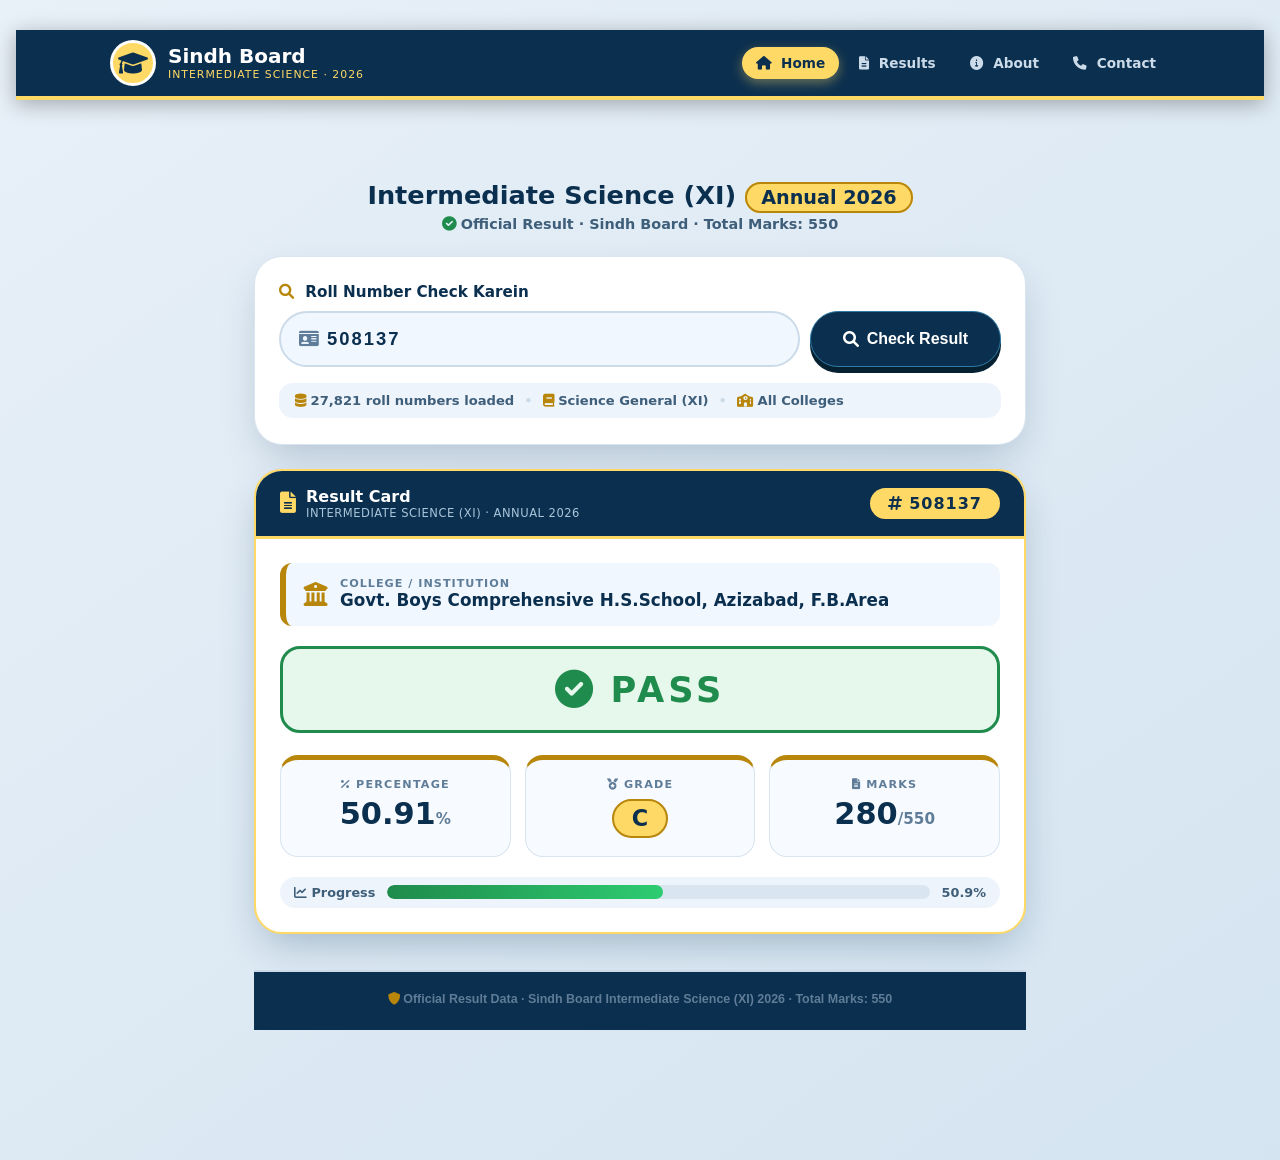
<file: result.html>
<!DOCTYPE html>
<html lang="en">
<head>
<meta charset="UTF-8">
<meta name="viewport" content="width=device-width, initial-scale=1.0">
<title>Sindh Board · Inter Science (XI) 2026 · Result</title>
<link rel="stylesheet" href="https://cdnjs.cloudflare.com/ajax/libs/font-awesome/6.0.0-beta3/css/all.min.css">
<link rel="stylesheet" href="style.css">
<style>
* { margin:0; padding:0; box-sizing:border-box; font-family:'Segoe UI',Roboto,system-ui,sans-serif; }
.navbar { background:#0b2f4e; position:sticky; top:0; z-index:100; box-shadow:0 4px 20px rgba(0,0,0,.3); border-bottom:4px solid #ffd966; }
.nav-inner { max-width:1100px; margin:0 auto; padding:10px 20px; display:flex; align-items:center; justify-content:space-between; flex-wrap:wrap; gap:10px; }
.nav-brand { display:flex; align-items:center; gap:12px; color:#fff; text-decoration:none; }
.nav-brand .logo-circle { width:46px; height:46px; background:#ffd966; border-radius:50%; display:flex; align-items:center; justify-content:center; color:#0b2f4e; font-size:24px; border:3px solid #fff; flex-shrink:0; }
.nav-brand h1 { font-size:1.25rem; font-weight:800; line-height:1.2; }
.nav-brand h1 small { display:block; font-size:.68rem; font-weight:500; color:#ffd966; letter-spacing:1px; text-transform:uppercase; }
.nav-links { display:flex; gap:6px; flex-wrap:wrap; }
.nav-links a { color:#cbdbe9; text-decoration:none; font-size:.85rem; font-weight:600; padding:8px 14px; border-radius:40px; transition:.2s; }
.nav-links a:hover { background:#1e5e82; color:#fff; }
.nav-links a.active { background:#ffd966; color:#0b2f4e; font-weight:800; }
body { background:linear-gradient(145deg,#e8f0f8 0%,#d4e4f0 100%); min-height:100vh; padding:30px 16px 50px; }
.container { max-width:820px; margin:0 auto; }
.page-title { text-align:center; margin-bottom:24px; }
.page-title h2 { font-size:1.6rem; font-weight:800; color:#0b2f4e; }
.page-title h2 span { background:#ffd966; padding:2px 14px; border-radius:30px; font-size:1.2rem; color:#0b2f4e; border:2px solid #b8860b; }
.page-title p { color:#3e5e7a; font-size:.9rem; font-weight:600; margin-top:6px; }
.search-card { background:#fff; border-radius:28px; padding:26px 24px; box-shadow:0 16px 40px -10px rgba(11,47,78,.25); border:1px solid #d9e5f0; margin-bottom:24px; }
.search-card label { display:block; font-weight:800; color:#0b2f4e; font-size:.95rem; margin-bottom:10px; }
.search-card label i { color:#b8860b; margin-right:6px; }
.search-row { display:flex; gap:10px; flex-wrap:wrap; }
.search-row .input-wrap { flex:1; min-width:200px; display:flex; align-items:center; background:#f0f7ff; border:2px solid #cbdbe9; border-radius:50px; padding:0 18px; transition:.2s; }
.search-row .input-wrap:focus-within { border-color:#0b2f4e; box-shadow:0 0 0 4px rgba(11,47,78,.08); }
.search-row .input-wrap i { color:#5f7d98; font-size:1.1rem; margin-right:8px; }
.search-row input { border:none; background:transparent; font-size:1.15rem; padding:15px 0; font-weight:700; letter-spacing:2px; color:#0b2f4e; outline:none; width:100%; min-width:0; }
.search-row input::placeholder { color:#8aa9c2; font-weight:400; font-size:.95rem; letter-spacing:.5px; }
.search-row button { background:#0b2f4e; border:none; color:#fff; padding:15px 32px; border-radius:50px; font-weight:800; font-size:1rem; display:flex; align-items:center; gap:8px; cursor:pointer; transition:.15s; box-shadow:0 6px 0 #062132; white-space:nowrap; border:1px solid #2e7ba6; }
.search-row button:hover { background:#1e5e82; transform:translateY(-2px); box-shadow:0 8px 0 #062132; }
.search-row button:active { transform:translateY(4px); box-shadow:0 2px 0 #062132; }
.info-bar { display:flex; align-items:center; gap:10px; background:#eef4fb; border-radius:14px; padding:10px 16px; margin-top:16px; font-size:.82rem; font-weight:600; color:#3e5e7a; flex-wrap:wrap; }
.info-bar i { color:#b8860b; }
.info-bar .dot { color:#cbdbe9; }
.result-card { background:#fff; border-radius:28px; overflow:hidden; box-shadow:0 16px 40px -10px rgba(11,47,78,.3); border:2px solid #ffd966; display:none; animation:fadeUp .35s ease; }
.result-card.show { display:block; }
@keyframes fadeUp { from { opacity:0; transform:translateY(16px); } to { opacity:1; transform:translateY(0); } }
.result-header { background:#0b2f4e; color:#fff; padding:16px 24px; display:flex; align-items:center; justify-content:space-between; flex-wrap:wrap; gap:10px; border-bottom:3px solid #ffd966; }
.result-header .rh-left { display:flex; align-items:center; gap:10px; }
.result-header .rh-left i { color:#ffd966; font-size:1.3rem; }
.result-header .rh-left .rh-text h4 { font-size:1rem; font-weight:800; }
.result-header .rh-left .rh-text p { font-size:.72rem; color:#a9c5da; letter-spacing:.5px; }
.roll-chip { background:#ffd966; color:#0b2f4e; padding:6px 18px; border-radius:40px; font-weight:800; font-size:1rem; letter-spacing:1px; }
.result-body { padding:24px; }
.college-strip { background:#f0f7ff; border-left:6px solid #b8860b; border-radius:12px; padding:14px 18px; margin-bottom:20px; display:flex; align-items:center; gap:12px; }
.college-strip i { color:#b8860b; font-size:1.5rem; }
.college-strip .cs-label { font-size:.7rem; font-weight:700; text-transform:uppercase; letter-spacing:1px; color:#5f7d98; }
.college-strip .cs-name { font-size:1.05rem; font-weight:800; color:#0b2f4e; line-height:1.3; }
.status-badge { display:flex; align-items:center; justify-content:center; gap:14px; padding:20px; border-radius:20px; margin-bottom:22px; font-size:2.2rem; font-weight:900; letter-spacing:4px; border:3px solid; }
.status-badge.pass { background:#e6f7ec; color:#1f8b4c; border-color:#1f8b4c; }
.status-badge.fail { background:#fdecec; color:#b22222; border-color:#b22222; }
.status-badge i { font-size:2.4rem; }
.marks-grid { display:grid; grid-template-columns:repeat(3,1fr); gap:14px; margin-bottom:20px; }
.marks-box { background:#f7faff; border-radius:18px; padding:18px 14px; text-align:center; border:1px solid #d9e5f0; border-top:5px solid #b8860b; }
.marks-box .mb-label { font-size:.7rem; font-weight:800; text-transform:uppercase; letter-spacing:1.2px; color:#5f7d98; margin-bottom:8px; }
.marks-box .mb-value { font-size:1.9rem; font-weight:900; color:#0b2f4e; line-height:1; }
.marks-box .mb-value small { font-size:.95rem; font-weight:700; color:#5f7d98; }
.grade-pill { display:inline-block; background:#ffd966; color:#0b2f4e; padding:4px 18px; border-radius:40px; border:2px solid #b8860b; font-size:1.4rem; line-height:1.2; }
.progress-wrap { background:#eef4fb; border-radius:40px; padding:8px 14px; display:flex; align-items:center; gap:12px; font-size:.8rem; font-weight:700; color:#3e5e7a; }
.progress-track { flex:1; height:14px; background:#d9e5f0; border-radius:20px; overflow:hidden; }
.progress-fill { height:100%; border-radius:20px; transition:width .6s ease; }
.progress-fill.pass { background:linear-gradient(90deg,#1f8b4c,#2ecc71); }
.progress-fill.fail { background:linear-gradient(90deg,#b22222,#e74c3c); }
.not-found-card { background:#fff; border-radius:28px; padding:40px 24px; text-align:center; box-shadow:0 16px 40px -10px rgba(11,47,78,.2); border:2px dashed #e0a3a3; display:none; animation:fadeUp .35s ease; }
.not-found-card.show { display:block; }
.not-found-card i { font-size:3rem; color:#b22222; margin-bottom:14px; }
.not-found-card h3 { color:#b22222; font-size:1.2rem; margin-bottom:6px; }
.not-found-card p { color:#7a5a5a; font-size:.9rem; font-weight:600; }
.footer { text-align:center; margin-top:36px; padding-top:20px; border-top:2px solid #cbdbe9; font-size:.78rem; color:#5f7d98; font-weight:600; }
.footer i { color:#b8860b; }
@media (max-width:560px) {
  .marks-grid { grid-template-columns:1fr 1fr; }
  .marks-box:last-child { grid-column:span 2; }
  .status-badge { font-size:1.6rem; letter-spacing:2px; padding:16px; }
  .status-badge i { font-size:1.8rem; }
  .nav-brand h1 { font-size:1rem; }
  .nav-links a { font-size:.75rem; padding:6px 10px; }
  .page-title h2 { font-size:1.25rem; }
}
</style>
</head>
<body>

<nav class="navbar">
  <div class="nav-inner">
    <a href="#" class="nav-brand">
      <div class="logo-circle"><i class="fas fa-graduation-cap"></i></div>
      <h1>Sindh Board <small>Intermediate Science · 2026</small></h1>
    </a>
    <div class="nav-links">
      <a href="index.html" class="active"><i class="fas fa-home"></i> Home</a>
      <a href="result.html"><i class="fas fa-file-alt"></i> Results</a>
      <a href="about.html"><i class="fas fa-info-circle"></i> About</a>
      <a href="contact.html"><i class="fas fa-phone"></i> Contact</a>
    </div>
  </div>
</nav>

<div class="container">
  <div class="page-title">
    <h2>Intermediate Science (XI) <span>Annual 2026</span></h2>
    <p><i class="fas fa-check-circle" style="color:#1f8b4c;"></i> Official Result · Sindh Board · Total Marks: 550</p>
  </div>

  <div class="search-card">
    <label><i class="fas fa-search"></i> Roll Number Check Karein</label>
    <div class="search-row">
      <div class="input-wrap">
        <i class="fas fa-id-card"></i>
        <input type="text" id="rollInput" placeholder="Enter 6-digit Roll No. (e.g. 508137)" maxlength="6" inputmode="numeric" autocomplete="off">
      </div>
      <button id="checkBtn"><i class="fas fa-search"></i> Check Result</button>
    </div>
    <div class="info-bar">
      <span><i class="fas fa-database"></i> <span id="counter">Loading...</span></span>
      <span class="dot">•</span>
      <span><i class="fas fa-book"></i> Science General (XI)</span>
      <span class="dot">•</span>
      <span><i class="fas fa-school"></i> All Colleges</span>
    </div>
  </div>

  <div class="result-card" id="resultCard"></div>

  <div class="not-found-card" id="notFoundCard">
    <i class="fas fa-exclamation-triangle"></i>
    <h3>Roll Number Nahi Mila!</h3>
    <p>Yeh roll number 2026 ke result data mein mojood nahi. Dobara check karein.</p>
  </div>

  <div class="footer">
    <i class="fas fa-shield-alt"></i> Official Result Data · Sindh Board Intermediate Science (XI) 2026 · Total Marks: 550
  </div>
</div>

<script>
/* ============================================================
   COLLEGE MAPPING — har roll range ke saath college name
   ============================================================ */
function getCollegeName(roll) {
    const n = parseInt(roll, 10);

    if (n >= 500000 && n <= 500999) return "Govt. Degree Boys College, Surjani Town, Sector 4/C";
    if (n >= 501200 && n <= 501799) return "Govt. Degree Boys College, Surjani Town (Main)";
    if (n >= 501800 && n <= 501999) return "Govt. Degree Boys College, Surjani Town (Block-II)";
    if (n >= 502100 && n <= 502299) return "Govt. Degree Boys Sc./Arts/Comm. College, 5-L New Karachi";
    if (n >= 502800 && n <= 502999) return "Govt. Degree Boys Sc./Arts/Comm. College, 5-L New Karachi";
    if (n >= 501600 && n <= 501799) return "Govt. Degree Boys College, Manghopir, Karachi";
    if (n >= 503000 && n <= 503099) return "Govt. Degree Boys College, Manghopir, Karachi";
    if (n >= 503000 && n <= 503010) return "Khadija Kazi Ali Memorial Higher Secondary School";
    if (n >= 553000 && n <= 553010) return "Khadija Kazi Ali Memorial Higher Secondary School";
    if (n >= 502900 && n <= 502935) return "Concordia College (North Karachi SAV Campus)";
    if (n >= 503700 && n <= 504199) return "Usman Public School Campus II";
    if (n >= 503100 && n <= 503110) return "Govt. Boys Degree College, Buffer Zone";
    if (n >= 504200 && n <= 504699) return "Govt. Boys Degree College, Buffer Zone";
    if (n >= 503050 && n <= 503070) return "Public Higher Secondary School, North Karachi";
    if (n >= 504700 && n <= 505399) return "Jinnah Govt. College, Nazimabad";
    if (n >= 505400 && n <= 506099) return "Pakistan Shipowner's Govt. College";
    if (n >= 506000 && n <= 506099) return "Al-Khair College of Higher Education";
    if (n >= 505200 && n <= 505399) return "Iqra Huffaz Boys College";
    if (n >= 506100 && n <= 506199) return "Hamdard Intermediate College for Science & Commerce, Block-H, North Nazimabad";
    if (n >= 506050 && n <= 506099) return "Anees Hussain Higher Secondary School, Block-I North Nazimabad";
    if (n >= 506300 && n <= 506399) return "Roots International School-Hamilton Campus (Higher Secondary)";
    if (n >= 506200 && n <= 506299) return "Quaid-e-Azam Rangers Public School & College";
    if (n >= 506400 && n <= 506499) return "Allama Iqbal Govt. Boys Higher Secondary School, Sohrab Goth";
    if (n >= 507000 && n <= 507699) return "Dehli Govt. College";
    if (n >= 507700 && n <= 507899) return "Govt. City College (Morning)";
    if (n >= 508000 && n <= 508499) return "Govt. Boys Comprehensive H.S.School, Azizabad, F.B.Area";
    if (n >= 509200 && n <= 509299) return "Govt. City College (Morning)";
    if (n >= 508600 && n <= 508699) return "College for Advanced Studies";
    if (n >= 508100 && n <= 508199) return "Pak Land Govt. Boys & Girls Higher Secondary School, Azizabad";
    if (n >= 509300 && n <= 509399) return "Riphah International College (The Genius Campus), F.B Area";
    if (n >= 509300 && n <= 509399) return "Dehli Science & Commerce College, Karimabad";
    if (n >= 509200 && n <= 509299) return "Concordia College (Gulshan-e-Maymar Campus), Karachi";
    if (n >= 509400 && n <= 509499) return "Sir Adamjee Institute";
    if (n >= 509600 && n <= 509699) return "Govt. College For Men, Nazimabad";
    if (n >= 510700 && n <= 511299) return "Govt. College For Men, Nazimabad";
    if (n >= 509500 && n <= 509599) return "The Caspian College";
    if (n >= 510800 && n <= 511199) return "Govt. Degree Science & Commerce College, Asifabad";
    if (n >= 511300 && n <= 511599) return "Govt. Degree Science College, Liaquatabad";
    if (n >= 511900 && n <= 512099) return "Hussaini Government Boys Higher Secondary School";
    if (n >= 512500 && n <= 512699) return "Govt. Degree Science College, Liaquatabad (Morning)";
    if (n >= 512200 && n <= 512399) return "Sirajuddaullah Govt. College (Morning)";
    if (n >= 513400 && n <= 513499) return "Govt. Degree Science & Commerce College, Orangi Town";
    if (n >= 514000 && n <= 514099) return "Govt. Degree Science & Commerce College, Orangi Town";
    if (n >= 512500 && n <= 512699) return "Bahria Foundation College (Nazimabad Campus)";
    if (n >= 514000 && n <= 514099) return "Shaheed Zulfiqar Ali Bhutto Govt. Boys Degree College";
    if (n >= 515900 && n <= 515999) return "Govt. Degree Boys College, Baldia Town";
    if (n >= 516200 && n <= 516399) return "Govt. Degree Boys College, Baldia Town";
    if (n >= 515500 && n <= 515599) return "The Science Higher Secondary School, Metroville, S.I.T.E";
    if (n >= 515000 && n <= 515099) return "Govt. Boys Higher Secondary School, SITE Model";
    if (n >= 514300 && n <= 514399) return "Amina Public Higher Secondary School";
    if (n >= 516900 && n <= 516999) return "Scholars Higher Secondary School, Saeedabad";
    if (n >= 516300 && n <= 516399) return "Crescent Public Higher Secondary School";
    if (n >= 518200 && n <= 518599) return "Govt. Degree Boys College, KMC Store, Nishter Road";
    if (n >= 518500 && n <= 518599) return "Govt. College of Commerce & Economics (Evening)";
    if (n >= 518800 && n <= 519299) return "S.M. Govt. Science College";
    if (n >= 520100 && n <= 520199) return "N.J.V. Govt. Higher Secondary School (Campus), Saeed Manzil";
    if (n >= 519600 && n <= 519899) return "C.M.S Govt. Higher Secondary (Campus School) Boys & Girls, Nishter Road";
    if (n >= 520700 && n <= 520799) return "Army Public College, Saddar";
    if (n >= 520200 && n <= 520299) return "F.G Boys Inter College, Dr. Daud Pota Road";
    if (n >= 520800 && n <= 520899) return "Bahria College (M.T. Khan Road)";
    if (n >= 521100 && n <= 521199) return "DHACSS Degree College (Intermediate)";
    if (n >= 521000 && n <= 521099) return "Concordia College Garden Campus, Business Recorder Road";
    if (n >= 521400 && n <= 521499) return "Bahria College DHA Campus";
    if (n >= 521300 && n <= 521399) return "St. Patrick's College (Morning)";
    if (n >= 521100 && n <= 521299) return "Guard Public Higher Secondary School";
    if (n >= 521400 && n <= 521599) return "The City School, Darakhshan Campus";
    if (n >= 521600 && n <= 521699) return "Govt. Degree Science & Commerce College, Lyari";
    if (n >= 521600 && n <= 521699) return "The Nation's College of Science Arts & Commerce, DHA-I, Karachi";
    if (n >= 521900 && n <= 522099) return "Nusrat Bhutto Govt. Degree Boys College, Lyari";
    if (n >= 522100 && n <= 522399) return "MEB College, Kharadar";
    if (n >= 523000 && n <= 523099) return "Haroon Bahria Intermediate College for Boys & Girls";
    if (n >= 523300 && n <= 523399) return "Govt. Boys Higher Secondary School, MAO Sultanabad, Kemari";
    if (n >= 523050 && n <= 523099) return "Adamjee Govt. Science College";
    if (n >= 523300 && n <= 523999) return "Adamjee Govt. Science College";
    if (n >= 523000 && n <= 523099) return "PAF Intermediate College, PAF Base Masroor";
    if (n >= 523500 && n <= 523999) return "Aisha Bawany Govt. College (Morning)";
    if (n >= 524000 && n <= 524599) return "Govt. National College (Morning)";
    if (n >= 524100 && n <= 524999) return "PECHS Education Foundation Govt. Degree Science College";
    if (n >= 524600 && n <= 525099) return "Fatimiyah College Boys Campus";
    if (n >= 525300 && n <= 525499) return "A.L.K College, PECHS";
    if (n >= 525300 && n <= 525399) return "Gulistan Shah Abdul Latif Boys Higher Secondary School";
    if (n >= 525600 && n <= 525699) return "Banglore Town Higher Secondary School (Tipu Sultan Road)";
    if (n >= 525500 && n <= 525599) return "Askari Inter College, Bahadurabad";
    if (n >= 525700 && n <= 525799) return "Army Public College, Faisal, S.M.C.H.S.";
    if (n >= 525700 && n <= 525799) return "College of Emerging Technologies";
    if (n >= 525900 && n <= 525999) return "College of Accounting and Management Sciences, PECHS Campus";
    if (n >= 525700 && n <= 525799) return "Exemplar Intermediate College, PECHS";
    if (n >= 526100 && n <= 526199) return "South City Institute of Management & Technology";
    if (n >= 526000 && n <= 526099) return "Pace College of Advance Studies, Khushal Road, PECHS";
    if (n >= 526200 && n <= 526299) return "Meritorious Higher Secondary School, Block-2 PECHS";
    if (n >= 526200 && n <= 526299) return "IDA RIEU Higher Secondary School for Blind & Deaf";
    if (n >= 526100 && n <= 526199) return "Tabani's College";
    if (n >= 526800 && n <= 527499) return "Govt. Degree Boys College No. 1, Gulistan-e-Jauhar";
    if (n >= 527200 && n <= 528299) return "Govt. Degree Boys College, Sachal Goth at Ghazi Goth";
    if (n >= 528500 && n <= 528599) return "Govt. College of Physical Education";
    if (n >= 528600 && n <= 529699) return "Govt. Deg. Sc./Commerce College, Block 7, Gulshan-e-Iqbal";
    if (n >= 530700 && n <= 530799) return "Bahria College (Karsaz)";
    if (n >= 530600 && n <= 530699) return "Army Public College, COD (Intermediate)";
    if (n >= 530700 && n <= 530899) return "Adler College";
    if (n >= 530900 && n <= 530999) return "Bahria Foundation College (Nuzhat Yazdani Campus)";
    if (n >= 530800 && n <= 530899) return "Bahria College EAB-2 Majeed Campus";
    if (n >= 531100 && n <= 531199) return "Commecs College";
    if (n >= 531100 && n <= 531999) return "Chiniot Islamia College";
    if (n >= 531400 && n <= 531499) return "Everest Grammar Higher Secondary School, Block-13, Gulistan-e-Jauhar";
    if (n >= 531300 && n <= 531399) return "Continental College of Science & Technology";
    if (n >= 531600 && n <= 531699) return "Concordia College Jauhar Campus (Intermediate)";
    if (n >= 531500 && n <= 531599) return "Pak-Turk Maarif International School & College, Gulistan-e-Jauhar";
    if (n >= 531500 && n <= 531599) return "Ideal Grammer Higher Secondary School, Suparco Road";
    if (n >= 531800 && n <= 531899) return "Genex Higher Secondary School, Siraj ud Daullah Road, Bahadurabad";
    if (n >= 531700 && n <= 531799) return "The Smart College, Gulshan-e-Iqbal Block-6";
    if (n >= 531700 && n <= 531799) return "The City School, University Road Campus";
    if (n >= 531800 && n <= 531899) return "Rowan College";
    if (n >= 532800 && n <= 532999) return "Govt. Superior Science/Commerce College, Shah Faisal Colony";
    if (n >= 532800 && n <= 532899) return "Govt. Allama Iqbal Degree College (Evening)";
    if (n >= 534000 && n <= 534099) return "A.S.F. Intermediate College";
    if (n >= 533100 && n <= 533499) return "IROOTS College, Darul Aman Society, Shahrah-e-Faisal";
    if (n >= 534200 && n <= 534299) return "KBV CAA Model School & College";
    if (n >= 534100 && n <= 534199) return "Concordia College Malir Campus, Rafah-e-Aam Society, Shah Faisal Town";
    if (n >= 534000 && n <= 534099) return "Ali Higher Secondary School, Shah Faisal Colony No.3";
    if (n >= 534400 && n <= 534499) return "Allama Iqbal Govt. Science Boys College No. 1, Model Colony";
    if (n >= 534300 && n <= 534399) return "New Fazaia Intermediate College, Shahrah-e-Faisal";
    if (n >= 535100 && n <= 535999) return "Govt. Degree Science/Commerce College, Malir at Saudabad";
    if (n >= 535600 && n <= 535999) return "Jamia Millia Govt. College (Morning)";
    if (n >= 536600 && n <= 536899) return "Jamia Millia Govt. College, Malir (Evening)";
    if (n >= 536700 && n <= 537299) return "Liaquat Govt. College (Evening), Malir";
    if (n >= 537200 && n <= 538199) return "Govt. Degree Sc., Arts & Comm. College, Murad Memon Goth";
    if (n >= 538000 && n <= 539099) return "Govt. Degree Science/Commerce College, Malir Cantt.";
    if (n >= 538500 && n <= 539099) return "Govt. Higher Secondary School, Ahmed Dawood, Darsano Channo";
    if (n >= 539600 && n <= 539699) return "Army Public Intermediate College (Morning), Malir Cantt.";
    if (n >= 539900 && n <= 539999) return "Cadet College Karachi (Higher Secondary), Gadap";
    if (n >= 539800 && n <= 539899) return "Green House Higher Secondary School";
    if (n >= 539700 && n <= 539799) return "Cantt Public School & College, Malir";
    if (n >= 540100 && n <= 540199) return "Bright Success College";
    if (n >= 540000 && n <= 540099) return "Qamar-e-Bani Hashim Higher Secondary School";
    if (n >= 539900 && n <= 539999) return "New Fazaia Intermediate College, Malir Cantt.";
    if (n >= 539900 && n <= 539999) return "Kent College of Science & Commerce";
    if (n >= 540200 && n <= 541199) return "Govt. Degree Boys College, 36-B Landhi 4";
    if (n >= 540200 && n <= 540299) return "Bait-e-Fatima Higher Secondary School, Jaffer Tayyar Society, Malir";
    if (n >= 540100 && n <= 540199) return "Telecom Foundation Higher Secondary School, Malir, Wireless Gate";
    if (n >= 540600 && n <= 541299) return "Govt. Degree Science & Commerce College, Landhi/Korangi";
    if (n >= 541100 && n <= 541299) return "Govt. Degree Boys College, Quaidabad";
    if (n >= 541900 && n <= 541999) return "Govt. Comprehensive Boys Higher Sec. School, Korangi 3";
    if (n >= 541500 && n <= 541699) return "R.J Memorial Higher Secondary School";
    if (n >= 542400 && n <= 542599) return "Govt. Degree Boys College, Korangi 2-1/2";
    if (n >= 542900 && n <= 543199) return "Govt. Degree Boys College, 100 Quarters, Madina Colony, Korangi No. 3";
    if (n >= 544500 && n <= 544599) return "Guard Public College, Korangi No. 2 1/2";
    if (n >= 543900 && n <= 543999) return "Al-Bayan Institute (Intermediate)";
    if (n >= 543400 && n <= 543499) return "Govt. Boys Higher Secondary School No. 2, 'K' Area, Korangi";
    if (n >= 544600 && n <= 544699) return "New Fazaia Intermediate College, Korangi Creek";
    if (n >= 544500 && n <= 544599) return "Hira Institute of Emerging Sciences (HIES) Intermediate (Evening Shift)";
    if (n >= 544700 && n <= 544799) return "SSAT Degree College";
    if (n >= 544700 && n <= 544799) return "Pak Askari Intermediate College";
    if (n >= 544800 && n <= 544899) return "Abdul Razzak Gabol Govt. Degree Boys & Girls, Razzakabad, Bin Qasim";
    if (n >= 545300 && n <= 545499) return "Bahria Model School & College, Bin Qasim PNWHS";
    if (n >= 546000 && n <= 546099) return "Bel College for Modern Sciences";
    if (n >= 546100 && n <= 546199) return "E-Complex College of Arts & Science";
    if (n >= 546100 && n <= 546199) return "Concordia College (Gulshan-e-Hadeed Campus)";
    if (n >= 546800 && n <= 546899) return "Govt. Boys and Girls Higher Secondary School, Damba Village, Gadap Malir";
    if (n >= 546300 && n <= 546399) return "Govt. Boys Higher Secondary School, Public School Gadap";
    if (n >= 546200 && n <= 546299) return "The Smart National College, Gulshan e Hadeed";
    if (n >= 547000 && n <= 547099) return "Commander Schooling System & College (Higher Secondary), Bahria Town";
    if (n >= 546900 && n <= 546999) return "Govt. Degree College, Konkar Village, Gadap";
    if (n >= 547600 && n <= 547699) return "Quaid-e-Azam Rangers School & College, Super Highway";
    if (n >= 547500 && n <= 547599) return "Kingston Islamic Higher Secondary Main, Usmania Road, Bahria Town";
    if (n >= 547500 && n <= 547699) return "Concordia College (Bahria Town Campus)";
    if (n >= 551000 && n <= 551399) return "Govt. College For Women, New Karachi 11-F";
    if (n >= 551400 && n <= 551799) return "Govt. Degree Girls College, Sector 11-B, North Karachi";
    if (n >= 551500 && n <= 551999) return "Govt. Degree Girls College, Surjani Town";
    if (n >= 552700 && n <= 552799) return "Usman Public School Campus I";
    if (n >= 551900 && n <= 551999) return "SMB Girls Higher Secondary School No.5, LERP, Taiser Town";
    if (n >= 553600 && n <= 554499) return "Abdullah Govt. College For Women, North Nazimabad";
    if (n >= 553600 && n <= 554499) return "Govt. Degree College For Women, Block-M, North Nazimabad";
    if (n >= 554000 && n <= 554499) return "Govt. Degree Girls College, Buffer Zone";
    if (n >= 554500 && n <= 554899) return "Govt. Girls Comprehensive Higher Sec. School, Block M, N. Nazimabad";
    if (n >= 555000 && n <= 555399) return "Govt. Girls Degree College, Block-N, North Nazimabad";
    if (n >= 555200 && n <= 555599) return "Jinnah Intermediate College for Girls";
    if (n >= 556300 && n <= 556399) return "APWA Govt. College for Women, Karimabad";
    if (n >= 557800 && n <= 557899) return "North City Higher Secondary School, Shadman Town, North Karachi";
    if (n >= 557300 && n <= 558099) return "Govt. Girls Degree College, Al-Noor, F.B. Area";
    if (n >= 557800 && n <= 558099) return "Govt. Science & Commerce College for Women, Block 16, F.B.Area";
    if (n >= 558400 && n <= 558599) return "Jan Muhammad Brohi Govt. Degree Girls College, Gulshan-e-Maymar";
    if (n >= 558700 && n <= 559299) return "Shaheed-e-Millat Govt. Degree College for Women, Azizabad";
    if (n >= 560000 && n <= 560099) return "Memon Girls College, Block-3, F.B. Area";
    if (n >= 559300 && n <= 559499) return "Dar ul Madina Girls Higher Secondary School, Block-10 FB Area";
    if (n >= 560300 && n <= 560399) return "APWA Govt. Girls Higher Secondary School, Liaquatabad";
    if (n >= 560200 && n <= 560299) return "Usman Public School (Campus-III), Secondary & Higher Secondary, F.B.Area";
    if (n >= 560100 && n <= 560199) return "Metropolitan Girls College, F.B. Area";
    if (n >= 561500 && n <= 561999) return "Govt. Degree College for Women, Nazimabad";
    if (n >= 562000 && n <= 562099) return "Riaz Govt. Girls College, Liaquatabad No. 10";
    if (n >= 561700 && n <= 561799) return "Govt. Girls Pilot Higher Secondary School, Nazimabad";
    if (n >= 562200 && n <= 562899) return "Shaheed Flying Officer Marium Mukhtar Govt. Girls College";
    if (n >= 562500 && n <= 563299) return "Sir Syed Govt. Girls College, Nazimabad";
    if (n >= 564000 && n <= 564099) return "Govt. Girls Degree College, Qasba Colony";
    if (n >= 563100 && n <= 563599) return "Govt. Degree Girls College, 7-C, Orangi Town";
    if (n >= 564700 && n <= 564799) return "The Graceful Higher Secondary School";
    if (n >= 564600 && n <= 564699) return "Govt. Degree Girls College, Metrovill, S.I.T.E.";
    if (n >= 564200 && n <= 564299) return "Govt. Degree Girls College, Pak. Colony";
    if (n >= 565400 && n <= 565499) return "Govt. College For Women, Shahrah-e-Liaquat";
    if (n >= 565800 && n <= 566099) return "Govt. Degree Science College for Women, Lines Area";
    if (n >= 566100 && n <= 566399) return "Govt. Girls Degree College, Gizri Clifton";
    if (n >= 566800 && n <= 566899) return "St. Lawrance's Govt. Girls Degree College";
    if (n >= 566500 && n <= 566799) return "Govt. Girls Science & Arts Degree College, Hijrat Colony";
    if (n >= 567800 && n <= 567899) return "DHACSS College for Women (Intermediate)";
    if (n >= 567700 && n <= 567799) return "Behbood Girls Higher Secondary School";
    if (n >= 567100 && n <= 567199) return "Aisha Bawany Girls College (Intermediate)";
    if (n >= 568100 && n <= 568199) return "Mama Indigo Girls Higher Secondary School, Gurumandir";
    if (n >= 567900 && n <= 568099) return "F.G. Girls Inter College, Askari-III";
    if (n >= 568400 && n <= 568599) return "Usman Allawala College, Dehli Colony No. 1, Clifton";
    if (n >= 568600 && n <= 568699) return "St. Joseph's College for Women";
    if (n >= 570000 && n <= 570199) return "Shaheed Benazir Bhutto Govt. Degree Girls College, Lyari";
    if (n >= 570800 && n <= 570899) return "Govt. Degree Girls College, Punjabi Club, Kharadar";
    if (n >= 570400 && n <= 570499) return "Govt. Girls Higher Secondary School, Intelligence (Campus School), M.T Khan Road";
    if (n >= 570200 && n <= 570399) return "K.M.A. Girls Degree College";
    if (n >= 571500 && n <= 571799) return "BAMM P.E.C.H.S. Govt. College For Women";
    if (n >= 571500 && n <= 571999) return "Dukhtar-e-Mashriq Govt. Degree Girls College";
    if (n >= 571900 && n <= 572099) return "Govt. Girls College, P.I.B. Colony";
    if (n >= 572700 && n <= 572799) return "Shaheed Mohtarma Benazir Bhutto Govt. Degree Girls College";
    if (n >= 572600 && n <= 572699) return "Govt. Girls Higher Secondary School (U.M), Chaneser Goth";
    if (n >= 572500 && n <= 572599) return "Govt. Girls Higher Secondary School (S.M), Chaneser Goth";
    if (n >= 573100 && n <= 573199) return "Govt. Girls H.Sec.School, Green Belt, Mehmoodabad";
    if (n >= 572800 && n <= 572999) return "Al-Badar Higher Secondary School (Girls)";
    if (n >= 573200 && n <= 573299) return "Fatimiyah College Girls Campus";
    if (n >= 573200 && n <= 573299) return "CAMS Girls College, Tipu Sultan Road";
    if (n >= 573600 && n <= 573699) return "Mama Girls Intermediate College, P.E.C.H.S. Karachi";
    if (n >= 573500 && n <= 573599) return "Gulistan Shah Abdul Latif Girls Higher Secondary School";
    if (n >= 573700 && n <= 573799) return "Green Flag Girls Higher Secondary School, K.A.E.C.H.S. Khi.";
    if (n >= 575200 && n <= 575499) return "Govt. Deg. Girls College, Shaikh Zaid Centre, Gulshan-e-Iqbal";
    if (n >= 575200 && n <= 575499) return "Govt. Degree Girls College, Block 12, Safoora Goath";
    if (n >= 575600 && n <= 576099) return "Govt. Degree Girls College, Block 13, Gulistan-e-Jauhar";
    if (n >= 575900 && n <= 576199) return "Govt. Degree Girls College, Gulzar-e-Hijri";
    if (n >= 576800 && n <= 576899) return "Govt. Girls Higher Secondary School, University Road";
    if (n >= 576600 && n <= 576799) return "Govt. Girls Higher Secondary School, Block-6, Gulshan-e-Iqbal";
    if (n >= 576400 && n <= 576499) return "Govt. Degree Girls College, Shahnawaz Shar Goath";
    if (n >= 576900 && n <= 577099) return "Khatoon-e-Pakistan Govt.Deg. College For Women, Stadium Road";
    if (n >= 578000 && n <= 578999) return "Govt. Degree Boys & Girls College, SRE-III, Majeed, Stadium Road";
    if (n >= 578200 && n <= 578399) return "Hayat Ul Islam Girls College";
    if (n >= 578700 && n <= 578799) return "Allama Iqbal Govt. Girls Degree College, Shah Faisal Colony";
    if (n >= 581500 && n <= 581699) return "Pak-Turk Maarif International School & College, Gulshan-e-Iqbal";
    if (n >= 581300 && n <= 581499) return "Govt. Girls Science College, Shah Faisal Colony";
    if (n >= 581000 && n <= 581299) return "Govt. Girls Higher Secondary School, P.A.F. Drigh Road";
    if (n >= 581500 && n <= 582199) return "Khursheed Govt. Girls College, Shah Faisal Colony";
    if (n >= 581900 && n <= 582199) return "Govt. College For Women, Saudabad";
    if (n >= 583600 && n <= 583699) return "Liaquat Govt. College";
    if (n >= 583400 && n <= 583499) return "Govt. Girls Higher Secondary School, Murad Memon Goth";
    if (n >= 583100 && n <= 583299) return "Govt. Girls Higher Secondary School, Faryal Model, Model Colony";
    if (n >= 584000 && n <= 584199) return "Shamsi Society Model Girls Secondary School";
    if (n >= 586300 && n <= 586399) return "Govt. Degree Girls College, Landhi 3-1/2";
    if (n >= 586000 && n <= 586099) return "Bibi Asifa Bhutto Govt. Girls Degree College, Muzafarabad, Landhi";
    if (n >= 586400 && n <= 586499) return "Govt. College For Women, Korangi No. 4";
    if (n >= 586800 && n <= 586999) return "Govt. College For Women, Korangi No. 6";
    if (n >= 587500 && n <= 587699) return "Govt. Degree Girls College, Shaheed Rukhsana Begum, Sharfi Goth, Singer Chowrangi";
    if (n >= 587200 && n <= 587399) return "Govt. Degree Girls College, Ibrahim Hyderi";
    if (n >= 588000 && n <= 588099) return "Hawwa Jee Girls Colleges (Intermediate)";
    if (n >= 587700 && n <= 587799) return "Firoza Khatoon Women College (Intermediate)";
    if (n >= 588200 && n <= 588299) return "Govt. Girls Degree College, Gulshan-e-Hadeed, Bin Qasim";
    if (n >= 589000 && n <= 589099) return "Khadija Girls College (Intermediate)";

    return "Sindh Board Affiliated College";
}

/* ============================================================
   TOTAL MARKS = 550
   ============================================================ */
const TOTAL_MARKS = 550;

function calculateResult(marks) {
    const percentage = (marks / TOTAL_MARKS) * 100;
    const roundedPercent = Math.round(percentage * 100) / 100;
    let grade = 'F';
    if (roundedPercent >= 90) grade = 'A+';
    else if (roundedPercent >= 80) grade = 'A+';
    else if (roundedPercent >= 70) grade = 'A';
    else if (roundedPercent >= 60) grade = 'B';
    else if (roundedPercent >= 50) grade = 'C';
    else if (roundedPercent >= 40) grade = 'D';
    const pass = roundedPercent >= 40;
    return { percentage: roundedPercent, grade, pass, marks, total: TOTAL_MARKS };
}

/* ============================================================
   POORI PDF KA DATA — har roll number (marks)
   ============================================================ */
const rawData = `
500059(23) 500070(22) 500079(28) 500081(53) 500084(42) 500085(32) 500093(21) 500095(33) 500098(23) 500113(25)
500007(40) 500009(20) 500010(22) 500014(40) 500024(31) 500030(20) 500031(20) 500042(21) 500045(20) 500048(25)
500115(40) 500120(40) 500128(22) 500138(22) 500142(40)
500033(72) 500034(65) 500035(69) 500039(70) 500040(78) 500073(75) 500074(67) 500076(82) 500090(73) 500101(63)
500003(69) 500004(65) 500005(69) 500013(93) 500015(63) 500016(71) 500017(60) 500022(79) 500027(67) 500028(66)
500102(66) 500103(77) 500105(96) 500107(66) 500108(71) 500166(64) 500169(73) 500171(84) 500175(89) 500177(94)
500185(99) 500186(100) 500189(60) 500191(93) 500193(63) 500110(83) 500116(72) 500121(60) 500123(61) 500126(80)
500127(68) 500134(82) 500136(69) 500137(62) 500150(61)
500091(132) 500094(131) 500097(115) 500104(110) 500106(144) 500054(108) 500071(130) 500072(128) 500080(139) 500088(137)
500002(123) 500011(128) 500026(120) 500036(124) 500047(135) 500198(134) 500203(111)
500151(132) 500157(114) 500167(126) 500168(115) 500173(114) 500109(156) 500111(124) 500112(105) 500133(116) 500147(108)
500044(154) 500053(157) 500060(182) 500063(184) 500064(186) 500006(172) 500008(171) 500012(179) 500019(164) 500032(153)
500140(161) 500153(155) 500161(195)
500068(178) 500099(175) 500100(176) 500114(174) 500117(182)
500055(251)
500056(459) 500057(272) 500058(272) 500062(246) 500065(245) 500046(260) 500049(275) 500050(254) 500051(373) 500052(325)
500018(318) 500023(265) 500029(326) 500037(264) 500038(235) 500066(262) 500067(245) 500069(266) 500078(269) 500082(257)
500174(249) 500188(249) 500197(253) 500139(251) 500145(253) 500159(297) 500160(308) 500170(298) 500083(252) 500086(310)
500087(299) 500089(251) 500135(241)
500410(102) 500414(70) 500416(74) 500417(63) 500427(74) 500437(85) 500444(63) 500449(61) 500453(72) 500454(77)
500386(68) 500390(86) 500394(72) 500398(77) 500404(73) 500352(73) 500356(77) 500358(82) 500361(94) 500362(82)
500368(76) 500380(76) 500381(78) 500383(80) 500385(69) 500472(80) 500478(68) 500481(66) 500483(69) 500485(60)
500592(72) 500611(92) 500623(81) 500625(71) 500632(60) 500551(102) 500554(90) 500567(70) 500575(93) 500590(98)
500489(62) 500510(105) 500512(60) 500523(80) 500526(114) 500528(66) 500533(81) 500535(84) 500546(64) 500549(61)
500400(138) 500401(137) 500408(115) 500412(148) 500424(144) 500370(108) 500373(122) 500376(134) 500378(116) 500382(117)
500351(133) 500357(154) 500360(134) 500365(140) 500367(119) 500425(127) 500435(111) 500441(130) 500443(127) 500457(122)
500555(136) 500599(101) 500602(160) 500619(167) 500488(116) 500515(151) 500516(145) 500529(125) 500544(122)
500462(131) 500464(125) 500474(104) 500477(108) 500486(109) 500484(166) 500490(196) 500498(195) 500548(173) 500601(186)
500447(173) 500448(166) 500468(161) 500479(163) 500482(169) 500353(177) 500355(181) 500364(218) 500375(175) 500399(193)
500402(211) 500409(175) 500411(202) 500420(184) 500431(199) 500433(193) 500434(186) 500439(165) 500442(161) 500445(188)
500475(264)
500432(334) 500436(304) 500440(421) 500446(281) 500450(239) 500451(289) 500452(258) 500456(438) 500460(304) 500461(242)
500418(293) 500421(278) 500422(273) 500426(239) 500430(238) 500359(260) 500363(272) 500377(248) 500389(253) 500393(360)
500397(282) 500405(280) 500407(273) 500413(307) 500415(279) 500463(262) 500465(248) 500466(285) 500467(265) 500469(259)
500520(457) 500521(464) 500530(238) 500531(259) 500532(248) 500534(257) 500581(287) 500603(256)
500500(271) 500501(247) 500502(266) 500511(249) 500519(272) 500473(271) 500476(302) 500480(249) 500487(268) 500491(271)
500492(304) 500493(268) 500494(334) 500495(250) 500497(272)
500143(41) 500148(44) 500149(49) 500156(40) 500158(20) 500165(45) 500172(20) 500180(20) 500187(51) 500192(50)
500202(40) 500205(41)
500743(120) 500744(112) 500750(126) 500756(113) 500762(117) 500766(123) 500770(120) 500771(108) 500773(140) 500775(134)
500702(110) 500703(131) 500705(126) 500708(128) 500709(150) 500711(131) 500724(126) 500726(143) 500728(131) 500733(131)
500778(124) 500789(133) 500795(146) 500799(133) 500803(138)
500755(174) 500758(211) 500760(208) 500772(182) 500776(175) 500704(196) 500713(210) 500718(193) 500730(215) 500738(169)
500777(190) 500790(195) 500798(186) 500804(161) 500809(185) 500905(166) 500906(189) 500910(189) 500912(197)
500849(166) 500854(194) 500881(180) 500886(176) 500893(166)
500858(352) 500859(245) 500860(290) 500865(286) 500867(270) 500843(255) 500844(303) 500846(258) 500848(262) 500850(337)
500831(268) 500833(287) 500834(270) 500840(271) 500842(254) 500917(269) 500927(284) 500945(266) 500894(284) 500896(280)
500897(306) 500911(257) 500913(265) 500870(258) 500875(245) 500876(235) 500885(296) 500890(258) 500821(233) 500822(249)
500825(263) 500828(271) 500829(306) 500722(298) 500725(327) 500727(282) 500729(246) 500731(283) 500716(294) 500717(298)
500719(292) 500720(316) 500721(265) 500707(322) 500710(289) 500712(264) 500714(263) 500715(253) 500734(325) 500736(328)
500737(315) 500739(249) 500740(276) 500805(254) 500807(274) 500810(336) 500814(262) 500815(324) 500791(254) 500794(274)
500796(299) 500797(291) 500801(245) 500742(260) 500746(318) 500757(270) 500768(242) 500774(284)
500423(20) 500428(23) 500429(27) 500470(26) 500496(60) 500499(51) 500503(40) 500505(22) 500508(46) 500509(40)
500391(27) 500392(20) 500396(20) 500403(43) 500406(33) 500354(23) 500366(27) 500369(20) 500371(31) 500372(20)
500374(46) 500379(29) 500384(29) 500387(22) 500388(28) 500522(40) 500536(41) 500537(20) 500540(44) 500545(40)
500620(48) 500622(42) 500624(55) 500628(40) 500629(49) 500631(57) 500633(40) 500605(66) 500609(40) 500610(45)
500617(20) 500618(47) 500550(45) 500553(47) 500557(51) 500570(52) 500573(49) 500580(40) 500585(56) 500589(67)
500597(20) 500600(41) 500634(84)
501315(275) 501316(244) 501317(253) 501318(243) 501323(244) 501291(286) 501294(255) 501301(280) 501302(459) 501313(273)
501325(250) 501326(265) 501329(269) 501331(434) 501332(264) 501352(264) 501353(270) 501357(269) 501363(363) 501366(275)
501335(333) 501336(326) 501340(287) 501348(279) 501349(272) 501227(255) 501228(283) 501229(321) 501232(257) 501233(287)
501212(255) 501213(280) 501220(247) 501224(263) 501226(280) 501234(289) 501236(302) 501237(299) 501239(254) 501250(292)
501273(272) 501276(244) 501277(246) 501283(266) 501289(276) 501254(327) 501258(314) 501259(286) 501264(452) 501270(268)
501367(278) 501368(283) 501369(315) 501375(312) 501376(272) 501452(316) 501453(287) 501454(306) 501457(309) 501458(342)
501443(296) 501444(312) 501448(259) 501449(294) 501450(276) 501394(274) 501396(268) 501397(372) 501398(312) 501399(316)
501377(338) 501379(327) 501380(261) 501383(322) 501385(259) 501408(312) 501410(273) 501414(278) 501416(333) 501418(278)
501430(264) 501435(252) 501436(299) 501438(348) 501439(299) 501421(317) 501422(285) 501424(259) 501427(254) 501428(281)
500940(47) 500941(55) 500944(57) 500793(25) 500812(50) 500813(54) 500817(25) 500830(22) 500779(43) 500781(54)
500785(22) 500786(49) 500787(20) 500753(20) 500761(22) 500763(20) 500764(26) 500769(33) 500919(50) 500925(41)
500935(49) 500936(40) 500939(40) 500884(20) 500887(50) 500900(21) 500903(40) 500909(40) 500847(40) 500868(54)
500871(21) 500874(20) 500883(40)
500752(70) 500754(76) 500759(76) 500767(73) 500782(77) 500783(71) 500792(72) 500800(87) 500806(84) 500816(88)
500701(78) 500706(87) 500723(71) 500732(83) 500735(78) 500745(85) 500747(84) 500748(69) 500749(84) 500751(85)
500823(75) 500841(60) 500851(62) 500856(66) 500864(63) 500920(68) 500921(71) 500922(102) 500924(100) 500929(61)
500930(64) 500932(69) 500934(64) 500872(65) 500873(62) 500880(67) 500891(111) 500895(72) 500898(90) 500902(95)
500904(67) 500908(72) 500914(83)
500824(119) 500826(125) 500827(104) 500835(123) 500838(108) 500808(131) 500811(143) 500818(113) 500819(124) 500820(132)
500839(111) 500845(140) 500852(125) 500853(127) 500855(111) 500892(108) 500899(138) 500931(130) 500857(106) 500866(110)
500869(103) 500879(112) 500889(114)
501351(67) 501356(75) 501358(65) 501364(99) 501374(73) 501387(96) 501403(105) 501411(89) 501412(72) 501413(83)
501337(84) 501341(75) 501342(65) 501343(70) 501350(74) 501203(99) 501204(65) 501207(65) 501221(66) 501238(72)
501257(77) 501263(99) 501280(65) 501295(102) 501319(88) 501523(110) 501524(87) 501526(114) 501537(96) 501539(88)
501482(61) 501489(96) 501505(105) 501512(91) 501513(82) 501417(78) 501419(67) 501423(66) 501425(64) 501445(62)
501446(74) 501451(82) 501475(86) 501477(81) 501478(63)
501327(135) 501330(110) 501346(119) 501354(130) 501361(129) 501370(112) 501373(142) 501378(121) 501381(125) 501389(147)
501304(140) 501308(125) 501309(132) 501312(149) 501324(123) 501248(110) 501253(124) 501267(126) 501268(153) 501269(124)
501274(140) 501279(143) 501281(140) 501293(151) 501303(116) 501515(121) 501516(110) 501518(108) 501538(112) 501543(114)
501549(121) 501550(144) 501567(140) 501568(132) 501469(116) 501473(129) 501487(121) 501494(136) 501514(106) 501393(144)
501395(137) 501405(102) 501429(124) 501431(126) 501432(130) 501440(133) 501455(126) 501465(130) 501468(120) 501202(119)
501219(137) 501230(113) 501241(121) 501247(103)
501328(177) 501338(174) 501344(173) 501355(165) 501359(163) 501382(200) 501384(210) 501391(188) 501392(179) 501400(180)
501288(186) 501290(199) 501299(208) 501305(179) 501311(242) 501201(228) 501209(176) 501210(170) 501217(180) 501222(202)
501251(160) 501266(186) 501272(195) 501275(168) 501286(170) 501511(173) 501517(180) 501527(197) 501530(208) 501532(172)
501534(213) 501535(178) 501485(159) 501495(178) 501500(204) 501506(167) 501508(172) 501401(160) 501404(180) 501406(176)
501420(219) 501426(182) 501434(176) 501442(204) 501447(187) 501459(229) 501474(204)
501490(262)
501481(489) 501483(290) 501484(288) 501486(234) 501488(246) 501491(282) 501492(287) 501493(317) 501496(298) 501497(315)
501462(265) 501463(320) 501464(262) 501467(463) 501470(275) 501471(241) 501472(235) 501476(295) 501479(260) 501480(255)
501533(279) 501536(263) 501540(264) 501541(264) 501546(271) 501555(268) 501565(259) 501503(370) 501507(252) 501509(331)
501510(276) 501519(237) 501520(269) 501521(242) 501522(276) 501529(265) 501531(263)
501750(331) 501786(218) 501839(216) 501962(370)
501852(325) 501853(332) 501854(314) 501856(464) 501857(314) 501831(281) 501833(299) 501834(254) 501850(290) 501851(339)
501868(315) 501869(398) 501870(334) 501871(279) 501872(331) 501859(252) 501862(280) 501864(246) 501866(380) 501867(257)
501820(345) 501822(243) 501824(261) 501825(303) 501830(304) 501780(370) 501782(261) 501785(363) 501787(451) 501789(254)
501771(273) 501774(474) 501775(348) 501777(264) 501778(312) 501806(465) 501807(301) 501810(304) 501812(287) 501814(309)
501790(311) 501798(267) 501801(328) 501804(300) 501805(318) 501931(293) 501932(299) 501936(408) 501937(396) 501939(305)
501922(258) 501924(273) 501927(345) 501928(347) 501929(354) 501958(458) 501969(489) 501940(330) 501942(309) 501943(361)
501945(280) 501947(296) 501911(363) 501914(375) 501915(329) 501916(333) 501917(375) 501882(285) 501883(454) 501884(262)
501888(414) 501893(425) 501874(265) 501875(295) 501876(433) 501877(397) 501878(245) 501903(379) 501905(303) 501908(243)
501909(367) 501910(324) 501895(408) 501896(311) 501897(338) 501900(286) 501902(341) 501764(300) 501765(261) 501766(329)
501768(269) 501770(282) 501677(269) 501679(355) 501690(332) 501691(345) 501697(307) 501703(246) 501707(419) 501708(353)
501711(353) 501712(303) 501654(312) 501656(346) 501660(286) 501662(287) 501663(344) 501664(267) 501666(313) 501670(306)
501671(383) 501675(362) 501713(279) 501715(269) 501717(334) 501718(310) 501720(282) 501744(302) 501745(489) 501747(299)
501751(299) 501752(333) 501754(255) 501758(303) 501759(249) 501762(291) 501763(300) 501725(268) 501727(291) 501728(266)
501729(343) 501731(383) 501735(435) 501738(360) 501740(304) 501741(299) 501742(351)
501278(22) 501282(25) 501284(20) 501292(27) 501298(20) 501300(43) 501306(25) 501320(62) 501333(58) 501334(30)
501208(57) 501223(20) 501225(50) 501240(20) 501244(53) 501249(22) 501252(40) 501260(22) 501265(22) 501271(25)
501339(31) 501345(53) 501360(22) 501365(27) 501372(40) 501528(40) 501551(30) 501552(44) 501553(25) 501554(44)
501556(50) 501557(52) 501559(48) 501564(20) 501566(26) 501415(25) 501433(40) 501437(40) 501441(22) 501460(20)
501461(40) 501466(42) 501498(41) 501499(42) 501525(40)
501542(90) 501547(72) 501548(60)
502161(195)
502143(247) 502158(257) 502159(267) 502160(289) 502163(247) 502102(273) 502109(271) 502120(279) 502122(241) 502123(246)
502166(262) 502170(285) 502174(242) 502175(274) 502177(296) 502215(265) 502222(253) 502227(288) 502228(276) 502179(329)
502182(314) 502185(291) 502198(258) 502201(269)
501709(64) 501721(42) 501733(40) 501736(33) 501748(46) 501760(51) 501779(23) 501797(20) 501802(50) 501816(40)
501659(63) 501665(58) 501669(22) 501676(25) 501678(30) 501688(24) 501695(25) 501696(24) 501704(25) 501706(41)
501921(45) 501949(25) 501952(40) 501961(52) 501963(41) 501966(55) 501821(20) 501823(20) 501835(20) 501865(27)
501885(22) 501907(49) 501912(40) 501913(40) 501918(40) 501920(41)
501904(72) 501923(67) 501935(68) 501956(73) 501957(62) 501960(72) 501964(95) 501841(81) 501842(64) 501863(82)
501887(67) 501889(60) 501657(61) 501658(74) 501667(81) 501683(65) 501723(64) 501724(79) 501753(61) 501755(78)
501793(66) 501794(66) 501795(68) 501827(73) 501829(98) 501836(61) 501837(62)
501743(128) 501757(114) 501767(119) 501769(160) 501781(111) 501788(117) 501791(127) 501796(123) 501800(151) 501803(109)
501719(144) 501722(127) 501732(113) 501734(158) 501739(118) 501651(141) 501652(142) 501653(131) 501661(121) 501682(138)
501693(140) 501694(125) 501698(107) 501705(108) 501716(128) 501951(166) 501953(137) 501954(143) 501955(152) 501959(128)
501967(138) 501968(111) 501971(124) 501899(128) 501926(133) 501930(146) 501934(133) 501950(108) 501813(148) 501815(136)
501840(103) 501848(141) 501855(147) 501858(125) 501873(133) 501890(118) 501891(134) 501898(129)
501776(238) 501783(187) 501784(176) 501838(163) 501843(195) 501737(224) 501756(169) 501761(182) 501772(202) 501773(253)
501655(184) 501684(202) 501710(202) 501726(195) 501730(208) 501906(176) 501938(241) 501941(249) 501948(207) 501965(186)
501861(177) 501879(158) 501881(221) 501894(189) 501901(197) 501844(180) 501845(166) 501846(185) 501847(196) 501860(233)
502802(97) 502815(107) 502824(97) 502829(83)
502803(154) 502805(134) 502814(146) 502823(144) 502838(147) 502840(140)
502812(175) 502825(215) 502827(185)
502809(313) 502810(337) 502811(378) 502813(315) 502816(324) 502801(289) 502804(358) 502806(355) 502807(284) 502808(310)
502817(309) 502818(328) 502819(286) 502820(376) 502821(348) 502833(351) 502834(300) 502835(334) 502836(275) 502837(325)
502822(296) 502826(288) 502828(257) 502831(316) 502832(307)
502214(40) 502224(21) 502229(40) 502230(40) 502197(20) 502199(21) 502207(64) 502212(58) 502213(40) 502117(52)
502131(59) 502137(40) 502146(21) 502147(22) 502153(20) 502172(22) 502173(20) 502176(23) 502178(42)
502134(102) 502135(102) 502140(72) 502141(76) 502142(79) 502145(78) 502148(61) 502149(61) 502150(98) 502151(94)
502104(85) 502105(88) 502107(72) 502108(67) 502113(106) 502114(111) 502116(128) 502118(104) 502119(86) 502124(94)
502154(69) 502164(85) 502165(65) 502167(69) 502183(85) 502225(61) 502226(76) 502232(107) 502233(66) 502234(67)
502236(75) 502184(74) 502186(76) 502191(74) 502200(68) 502205(62) 502206(86) 502208(76) 502209(77) 502211(68)
502223(67)
502115(168) 502121(148) 502125(160) 502126(154) 502129(132) 502101(139) 502103(130) 502106(151) 502111(137) 502112(151)
502130(123) 502139(131) 502144(118) 502152(154) 502155(131) 502216(116) 502219(130) 502221(110) 502231(113) 502235(128)
502156(130) 502157(105) 502169(142) 502188(159) 502192(129)
502132(180) 502138(186) 502162(164) 502168(164) 502180(206) 502181(208) 502202(212) 502218(211) 502220(184)
503057(103) 553112(158)
503053(163) 503054(187)
553113(305)
503051(308) 503052(299) 503055(329) 553101(315) 553102(326) 553103(283) 553104(375) 553105(303) 553106(373) 553107(301)
553108(300) 553109(309) 553110(289) 553111(370)
503004(43)
553001(110) 553006(154)
503001(278) 503002(254) 503005(317) 553003(297)
502911(267) 502912(312) 502913(451) 502914(374) 502915(411) 502906(422) 502907(429) 502908(411) 502909(437) 502910(368)
502901(427) 502902(446) 502903(437) 502904(428) 502905(352) 502916(391) 502917(340) 502918(331) 502919(449) 502920(418)
502931(416) 502932(358) 502933(305) 502934(283) 502926(262) 502927(413) 502928(410) 502929(319) 502930(327) 502921(394)
502922(423) 502923(322) 502924(499) 502925(372)
503883(349) 503899(393) 503902(265) 503906(257) 503907(250) 503843(402) 503847(255) 503848(327) 503864(263) 503866(445)
503925(294) 503926(263) 503928(249) 503929(292) 503930(282) 503908(266) 503910(319) 503916(471) 503920(295) 503924(287)
503768(273) 503774(282) 503777(327) 503780(277) 503782(290) 503758(276) 503759(276) 503762(251) 503764(302) 503767(297)
503808(394) 503809(283) 503814(424) 503836(319) 503838(255) 503783(288) 503791(254) 503801(368) 503803(282) 503804(430)
503935(258) 503936(288) 503949(251) 503951(282) 503954(253) 504064(258) 504068(308) 504069(352) 504071(308) 504076(227)
504048(280) 504053(291) 504061(251) 504062(252) 504063(264) 504116(315) 504078(246) 504079(326) 504085(238) 504095(285)
504115(471) 503979(255) 504001(239) 504007(267) 504010(279) 504029(357) 503961(284) 503962(432) 503967(271) 503974(340)
503975(400) 504041(318) 504042(306) 504043(260) 504044(305) 504045(244) 504033(456) 504035(297) 504038(252) 504039(265)
504040(236) 503736(312) 503743(257) 503744(318) 503754(381) 503755(312) 503659(253) 503660(262) 503662(242) 503665(291)
503667(256) 503668(295) 503670(293) 503687(328) 503688(245) 503690(238) 503698(267) 503700(258) 503710(266) 503714(261)
503716(365)
503103(97)
503101(174)
503104(166)
503102(278) 553251(291)
503056(64)
503789(69) 503790(74) 503793(81) 503795(124) 503797(94) 503747(101) 503760(76) 503771(69) 503784(105) 503788(62)
503825(101) 503830(63) 503832(71) 503835(131) 503837(85) 503798(93) 503799(80) 503805(102) 503807(67) 503822(63)
503719(69) 503724(60) 503733(60) 503737(62) 503740(62) 503672(86) 503674(77) 503675(62) 503676(64) 503678(64)
503654(69) 503657(60) 503664(65) 503669(60) 503671(60) 503697(73) 503706(60) 503708(60) 503715(60) 503718(82)
503679(118) 503680(85) 503681(64) 503683(60) 503696(88) 503968(85) 503976(73) 503984(71) 503988(78) 503990(70)
503948(68) 503950(66) 503952(62) 503963(67) 503966(95) 503865(94) 503873(80) 503880(80) 503881(84) 503882(65)
503846(63) 503854(92) 503856(80) 503858(60) 503862(87) 503923(85) 503937(64) 503940(68) 503944(77) 503945(84)
503887(89) 503888(80) 503892(84) 503894(82) 503922(98)
504031(148) 504032(109) 504046(108) 504047(110) 504054(128) 504018(145) 504019(125) 504020(141) 504025(164) 504027(138)
504100(122) 504106(126) 504109(107) 504059(115) 504070(107) 504091(119) 504097(114) 504098(133) 503995(121) 504003(118)
504013(135) 504014(116) 504016(152) 503746(132) 503752(132) 503766(125) 503773(128) 503776(129) 503778(107) 503786(118)
503787(112) 503794(130) 503802(159) 503812(131) 503817(155) 503827(138) 503831(101) 503840(121) 503663(121) 503677(113)
503682(104) 503686(117) 503689(100) 503695(131) 503699(126) 503701(119) 503705(151) 503711(116) 503712(122) 503717(118)
503722(157) 503730(111) 503741(109) 503841(117) 503849(165) 503850(136) 503855(129) 503863(200) 503931(141) 503933(149)
503934(133) 503938(113) 503939(107) 503941(117) 503946(103) 503947(115) 503959(119) 503960(111) 503972(127) 503973(113)
503989(122) 503991(113) 503994(119) 503871(161) 503872(111) 503877(108) 503889(117) 503890(123) 503898(141) 503901(137)
503903(177) 503905(157) 503909(172) 503915(136) 503917(126) 503918(146) 503919(100) 503927(103)
503765(167) 503770(169) 503775(164) 503781(148) 503792(195) 503739(174) 503742(192) 503749(192) 503753(163) 503761(177)
503691(160) 503707(166) 503720(195) 503721(203) 503732(210) 503811(185) 503833(208) 503842(199) 503893(182) 503904(154)
504101(187) 504107(201) 504030(191) 504036(163) 504074(181) 504075(168) 504096(187) 503914(181) 503921(150) 503932(189)
503977(177) 503981(219)
504262(344) 504263(363) 504264(414) 504265(449) 504267(320) 504252(293) 504256(290) 504257(289) 504258(367) 504260(263)
504282(292) 504286(329) 504287(293) 504288(402) 504289(394) 504271(339) 504273(333) 504275(300) 504276(335) 504277(313)
504240(289) 504241(353) 504242(353) 504243(235) 504244(250) 504213(259) 504214(334) 504215(287) 504216(403) 504217(337)
504202(269) 504206(282) 504207(321) 504208(383) 504211(288) 504230(252) 504234(278) 504235(279) 504237(419) 504238(328)
504222(448) 504224(273) 504227(342) 504228(334) 504229(259) 504292(318) 504296(317) 504297(255) 504299(288) 504300(370)
504355(325) 504357(286) 504358(401) 504359(305) 504360(287) 504338(329) 504339(353) 504352(264) 504353(327) 504354(274)
504310(291) 504312(350) 504313(263) 504317(305) 504319(297) 504301(271) 504304(274) 504305(260) 504306(259) 504307(299)
504329(314) 504330(404) 504335(352) 504336(319) 504337(290) 504320(471) 504321(317) 504322(399) 504325(396) 504326(346)
504072(23) 504086(20) 504099(47) 504104(29) 504108(20) 504111(21) 504112(21) 504055(22) 504056(22) 504057(20)
504058(40) 504065(20) 503757(40) 503772(44) 503779(43) 503796(40) 503806(41) 503810(46) 503813(22) 503821(41)
503834(47) 503839(54) 503845(20) 503853(40) 503857(20) 503861(40) 503867(42) 503731(51) 503734(40) 503735(44)
503745(44) 503748(40) 503651(40) 503652(50) 503653(20) 503655(20) 503656(20) 503661(22) 503666(47) 503673(20)
503684(40) 503685(20) 503693(26) 503694(20) 503703(26) 503704(24) 503728(22) 503980(22) 503985(27) 503986(20)
503987(20) 503993(23) 503999(40) 504000(22) 504008(42) 504011(22) 504012(32) 504017(27) 504022(29) 504023(28)
504024(29) 504051(20) 503955(21) 503956(47) 503957(20) 503958(24) 503978(23) 503868(40) 503869(40) 503870(43)
503874(42) 503875(47) 503876(40) 503879(40) 503884(40) 503886(40) 503891(42) 503896(40) 503900(47) 503912(50)
503913(40) 503942(22)
504049(66) 504050(61) 504052(81) 504066(62) 504067(76) 504015(66) 504021(72) 504026(94) 504028(74) 504037(111)
503992(60) 503996(64) 504002(66) 504004(71) 504006(81) 504073(85) 504080(83) 504081(99) 504082(69) 504084(60)
504114(60) 504094(70) 504103(66) 504105(72) 504110(61) 504113(60) 504087(60) 504089(102) 504090(60) 504092(63)
504093(60)
504361(196) 504372(194) 504391(179) 504424(215) 504441(144) 504283(169) 504293(217) 504303(202) 504316(165) 504356(171)
504251(199) 504253(172) 504274(191) 504280(187) 504281(170) 504453(193) 504455(221) 504458(233) 504481(189) 504486(158)
504531(205) 504533(163) 504537(174) 504553(157) 504558(155) 504491(209) 504492(182) 504506(205) 504524(173) 504529(188)
504239(367)
504595(242) 504596(269) 504597(321) 504598(361) 504599(387) 504602(373) 504604(329) 504605(338) 504606(276) 504608(337)
504587(346) 504588(386) 504592(252) 504593(297) 504594(327) 504571(362) 504573(474) 504574(356) 504575(444) 504577(320)
504578(327) 504579(294) 504582(296) 504584(360) 504586(316) 504611(306) 504612(320) 504613(353) 504615(342) 504616(329)
504652(264) 504653(312) 504654(312) 504657(282) 504672(373) 504675(384) 504640(365) 504641(306) 504642(420) 504645(388)
504647(329) 504618(250) 504619(340) 504620(297) 504621(318) 504622(324) 504627(357) 504629(354) 504633(382) 504635(285)
504637(340) 504563(247) 504564(426) 504567(266) 504569(299) 504570(297) 504420(320) 504421(305) 504422(387) 504425(353)
504426(277) 504412(282) 504414(396) 504415(314) 504416(337) 504417(358) 504427(289) 504429(389) 504430(305) 504431(326)
504432(280) 504445(272) 504447(328) 504448(324) 504450(305) 504451(370) 504438(332) 504439(340) 504440(315) 504443(290)
504444(288) 504406(312) 504407(353) 504408(293) 504410(317) 504411(363) 504376(298) 504377(292) 504379(351) 504383(280)
504384(292) 504365(240) 504368(264) 504369(340) 504370(366) 504371(323) 504386(362) 504390(346) 504392(285) 504393(254)
504394(304) 504401(288) 504402(379) 504403(393) 504404(375) 504405(328) 504396(391) 504397(342) 504398(353) 504399(380)
504400(335) 504523(283) 504526(287) 504527(464) 504528(254) 504530(308) 504500(406) 504507(313) 504513(324) 504515(266)
504519(267) 504532(301) 504534(259) 504535(272) 504536(296) 504538(336) 504551(344) 504552(367) 504556(332) 504557(304)
504559(253) 504539(262) 504542(314) 504543(287) 504544(332) 504545(262) 504493(384) 504494(331) 504495(318) 504496(271)
504499(382) 504462(369) 504463(383) 504465(345) 504466(373) 504468(306) 504452(324) 504454(296) 504457(323) 504459(301)
504460(462) 504469(379) 504471(300) 504472(348) 504474(307) 504475(270) 504483(269) 504484(385) 504487(356) 504488(339)
504489(339) 504476(327) 504477(358) 504478(351) 504479(353) 504480(320)
504961(364) 504968(288) 504970(465) 504971(330) 504974(300) 504975(289) 504978(270) 504979(307) 504980(283) 504985(325)
504943(323) 504951(300) 504957(250) 504959(318) 504960(309) 504906(315) 504908(336) 504910(336) 504914(291) 504920(335)
504926(359) 504937(331) 504938(353) 504940(350) 504942(320) 504990(286) 504993(353) 504996(423) 505000(327) 505001(326)
505003(279) 505005(279) 505017(358) 505018(265) 505019(361)
504270(20) 504290(45) 504308(40) 504311(53) 504315(22) 504332(40) 504333(46) 504343(50) 504345(45) 504362(29)
504203(20) 504205(20) 504209(48) 504219(20) 504231(20) 504236(56) 504248(22) 504250(20) 504259(25) 504269(20)
504363(40) 504380(24) 504381(20) 504385(35) 504388(30) 504589(40) 504630(20) 504634(42) 504638(52) 504643(20)
504655(47) 504661(20) 504663(40) 504664(46) 504677(40) 504409(40) 504434(40) 504435(40) 504470(50) 504505(30)
504509(23) 504511(30) 504520(22) 504547(42) 504580(40)
504671(84) 504673(91) 504676(67) 504614(87) 504626(94) 504631(64) 504632(68) 504646(64) 504331(80) 504348(63)
504349(64) 504350(78) 504433(81) 504272(66) 504284(62) 504291(86) 504318(63) 504324(80) 504212(66) 504225(67)
504232(84) 504246(68) 504249(82) 504461(89) 504482(88) 504504(67) 504508(63) 504514(68) 504583(92) 504585(87)
504591(60) 504603(94) 504610(78) 504561(64) 504565(67) 504566(71) 504568(78) 504581(68) 504517(65) 504518(74)
504522(65) 504548(88) 504554(70)
504347(108) 504351(114) 504364(112) 504366(119) 504373(139) 504375(122) 504378(131) 504382(114) 504389(135) 504395(140)
504413(118) 504418(130) 504419(114) 504428(117) 504436(131) 504201(142) 504221(117) 504226(132) 504233(135) 504245(116)
504247(131) 504255(153) 504279(129) 504285(128) 504294(139) 504295(114) 504302(119) 504323(109) 504340(141) 504346(100)
504546(105) 504549(196) 504562(106) 504600(150) 504601(126) 504607(133) 504609(117) 504617(109) 504628(106) 504636(127)
504639(107) 504649(150) 504650(104) 504662(139) 504665(118) 504446(115) 504449(126) 504456(162) 504473(138) 504485(132)
504490(152) 504497(136) 504498(168) 504502(127) 504510(113) 504516(125) 504521(102) 504525(124) 504540(111) 504541(123)
504572(232) 504576(242) 504625(159) 504644(183) 504658(141)
504983(128) 504991(146) 505002(113) 505004(127) 505009(116) 505010(109) 505024(126) 505062(122) 505064(119) 505074(117)
504948(126) 504950(158) 504954(102) 504965(123) 504982(123) 504901(190) 504904(142) 504905(120) 504907(150) 504912(170)
504913(152) 504925(120) 504930(118) 504939(134) 504941(156) 505177(121) 505183(129) 505189(125) 505193(139) 505204(153)
505102(138) 505104(166) 505107(164) 505110(119) 505125(129) 505151(169) 505162(152) 505164(122) 505168(164) 505173(142)
505040(183) 505063(200) 505067(214) 505068(185) 505075(165) 505076(194) 505081(256) 505092(174) 505098(184) 505099(217)
504923(205) 504935(188) 504936(169) 504944(213) 504958(179) 504973(229) 504988(198) 505012(178) 505028(241) 505036(206)
505108(160) 505113(230) 505115(168) 505116(184) 505117(251) 505246(177) 505257(180) 505268(225) 505283(203) 505307(171)
505311(179) 505314(184) 505126(206) 505142(214) 505145(174) 505149(211) 505150(199) 505174(180) 505178(198) 505185(202)
505199(161) 505241(173)
505097(336) 505100(396) 505103(271) 505105(312) 505106(264) 505091(294) 505093(311) 505094(340) 505095(316) 505096(363)
505112(281) 505114(354) 505118(338) 505119(276) 505121(274) 505133(315) 505134(278) 505138(340) 505141(315) 505143(292)
505122(347) 505127(280) 505129(419) 505130(362) 505131(305) 505086(328) 505087(292) 505088(271) 505089(265) 505090(329)
505034(249) 505035(439) 505038(310) 505043(281) 505044(266) 505020(270) 505021(280) 505029(318) 505032(316) 505033(395)
505045(310) 505046(416) 505047(281) 505052(291) 505053(292) 505071(291) 505077(357) 505079(426) 505083(419) 505085(336)
505054(307) 505058(280) 505066(324) 505069(295) 505070(396) 505269(255) 505270(272) 505271(285) 505275(275) 505278(349)
505247(305) 505254(260) 505255(260) 505260(267) 505267(255) 505279(283) 505284(250) 505286(334) 505289(331) 505290(301)
505315(301) 505296(306) 505297(335) 505298(263) 505301(297) 505302(296) 505233(269) 505236(327) 505237(300) 505238(285)
505243(463) 505167(295) 505170(356) 505172(283) 505180(330) 505181(257) 505144(279) 505146(259) 505156(254) 505158(340)
505166(267) 505188(245) 505190(245) 505192(250) 505194(340) 505197(304) 505211(291) 505212(352) 505213(303) 505223(298)
505226(326) 505200(401) 505201(340) 505202(342) 505208(300) 505209(349)
506060(409) 506061(274) 555852(264) 555853(268) 555854(308) 506052(331) 506054(377) 506055(307) 506056(278) 506057(323)
555855(262) 555856(385) 555857(356) 555858(400) 555860(268) 555861(310) 555862(377) 555863(287) 555864(362) 555867(372)
506004(124)
506008(170)
506001(322) 506002(454) 506003(363) 506005(421) 506006(253) 506007(353) 506009(430) 506010(422)
505264(40) 505291(42) 505305(42) 505312(43) 505027(51) 505041(42) 505055(50) 505065(20) 505084(40) 504977(46)
504989(42) 504999(44) 505016(50) 505022(42) 504921(47) 504945(45) 504953(40) 504956(40) 504964(46) 505124(21)
505140(22) 505165(20) 505176(61) 505179(41) 505235(50) 505250(31) 505252(40) 505253(50) 505261(21) 505218(40)
505220(40) 505221(40) 505222(45) 505231(40) 505184(40) 505186(28) 505187(20) 505191(52) 505217(50)
504947(66) 504949(85) 504969(105) 504986(109) 504992(101) 504995(73) 504997(63) 505015(67) 505023(99) 505025(63)
504929(93) 504931(97) 504932(88) 504933(92) 504946(103) 504902(96) 504903(102) 504915(85) 504916(99) 504917(80)
504918(82) 504919(100) 504924(101) 504927(100) 504928(104) 505078(105) 505080(61) 505111(62) 505123(79) 505128(81)
505265(63) 505273(68) 505277(78) 505287(64) 505294(83) 505295(79) 505303(107) 505313(93) 505232(73) 505242(65)
505249(80) 505251(86) 505256(61) 505135(68) 505147(73) 505148(92) 505155(93) 505161(64) 505169(102) 505195(90)
505196(84) 505207(99) 505225(106)
505205(179) 505214(131) 505227(187) 505244(130) 505248(163) 505263(126) 505272(117) 505274(106) 505280(134) 505299(155)
506210(349) 506213(341) 506214(285) 506216(295) 506221(256) 506201(295) 506203(278) 506206(333) 506208(280) 506209(276)
506151(119) 506153(69)
506152(153) 506154(118) 506155(135) 506157(133)
506158(317) 556051(369) 556052(252)
555952(60)
506106(112) 506111(118)
506101(143) 506104(140) 506105(134) 506108(168) 506110(189) 506116(139) 555953(135)
506114(195) 506115(202) 555955(190)
506103(291) 506107(357) 506109(356) 506112(279) 506113(439) 506118(303) 555951(288) 555954(342)
555868(20)
555851(99)
555859(148) 555866(151)
506053(221) 506059(198) 555865(208)
506051(249)
555869(297) 555870(367)
506403(125)
556501(247)
506352(20) 506360(20)
506351(62) 506356(64) 506359(79) 506364(68) 506371(78)
506357(142) 506365(118) 506370(143) 556401(142)
506366(187)
556406(325)
506353(341) 506354(319) 506355(253) 506358(471) 506361(348) 506362(271) 506363(291) 506367(341) 506368(471) 506369(385)
506372(315) 556402(349) 556403(474) 556404(309) 556405(332)
506207(60) 506212(67) 506218(60) 506228(105) 506230(105) 556152(128) 556163(129) 556165(103) 556169(102)
506202(125) 506211(167) 506215(136) 506217(111) 506223(163) 556157(151) 556158(131) 556160(207) 556161(129)
506204(193) 506219(177) 506220(221) 506236(217) 506237(205)
506231(369) 506232(303) 506233(270) 506234(364) 506235(282) 506224(279) 506225(256) 506226(378) 506227(361) 506229(279)
506238(311) 556151(253) 556153(304) 556154(278) 556155(273) 556167(279) 556168(439) 556170(341) 556171(301)
556156(309) 556159(363) 556162(394) 556164(293) 556166(352)
507039(76) 507043(61) 507048(78) 507051(90) 507054(83) 507022(64) 507026(62) 507029(63) 507030(64) 507038(62)
507004(67) 507005(68) 507006(71) 507008(97) 507009(60) 507080(70) 507085(68) 507090(63) 507105(83) 507067(95)
507070(83) 507071(75) 507077(72) 507079(83) 507061(76) 507062(60) 507063(78) 507064(92) 507066(62)
507049(158) 507052(139) 507056(105) 507060(107) 507075(127) 507001(101) 507012(157) 507015(124) 507018(111) 507047(114)
507092(108) 507081(137) 507083(108) 507084(132) 507086(131) 507088(124)
507016(181) 507017(205) 507024(166) 507031(212) 507045(180) 507055(187) 507058(184) 507087(192) 507103(185) 507104(176)
507021(275) 507032(327) 507034(253) 507036(272) 507037(302) 507040(247) 507044(286) 507076(278) 507078(326) 507091(333)
507094(424) 507098(273) 507099(341) 507100(365) 507102(285) 507002(277) 507003(259) 507007(291) 507010(292) 507011(310)
556611(151) 556613(165)
506453(234) 506454(180)
556604(268)
506458(440) 556601(261) 556602(476) 556603(300) 556605(335) 506451(384) 506452(312) 506455(351) 506456(270) 506457(484)
556612(461) 556606(390) 556607(453) 556608(455) 556609(448) 556610(432)
506401(20)
506402(99)
507438(403) 507439(438) 507440(413) 507441(364) 507442(474) 507433(332) 507434(439) 507435(439) 507436(416) 507437(352)
507443(303) 507444(375) 507445(467) 507446(447) 507447(429) 507453(424) 507454(424) 507455(443) 507456(376) 507457(397)
507448(398) 507449(470) 507450(296) 507451(368) 507452(306) 507426(414) 507429(398) 507430(347) 507431(374) 507432(394)
507404(371) 507405(412) 507406(417) 507407(465) 507408(448) 507409(393) 507410(355) 507411(397) 507412(438) 507413(363)
507420(303) 507421(447) 507422(462) 507424(406) 507425(454) 507414(333) 507415(394) 507416(424) 507418(388) 507419(403)
507458(403) 507459(331) 507460(365) 507461(348) 507462(399) 507499(404) 507500(410) 507501(378) 507502(379) 507503(465)
507494(339) 507495(363) 507496(342) 507497(364) 507498(397) 507504(373) 507505(425) 507506(344) 507507(417) 507509(385)
507489(433) 507490(427) 507491(408) 507492(393) 507493(372) 507469(420) 507470(370) 507471(467) 507472(410) 507473(403)
507463(380) 507464(451) 507465(468) 507466(362) 507467(350) 507474(426) 507475(379) 507476(367) 507477(426) 507478(318)
507484(348) 507485(355) 507486(440) 507487(349) 507488(277) 507479(306) 507480(425) 507481(382) 507482(388) 507483(364)
507326(371) 507328(357) 507329(421) 507330(401) 507333(412) 507319(399) 507320(417) 507321(336) 507322(387) 507325(358)
507339(471) 507340(427) 507342(429) 507343(386) 507344(382) 507334(401) 507335(351) 507336(394) 507337(291) 507338(364)
507301(345) 507303(352) 507304(367) 507305(324) 507308(371) 507397(368) 507398(424) 507400(387) 507402(435) 507403(460)
507314(392) 507315(438) 507316(400) 507317(457) 507318(416) 507309(391) 507310(383) 507311(382) 507312(347) 507313(304)
507345(318) 507346(416) 507347(352) 507348(468) 507349(321) 507380(353) 507381(369) 507382(294) 507383(424) 507384(445)
507375(371) 507376(379) 507377(369) 507378(395) 507379(341) 507392(432) 507393(292) 507394(432) 507395(424) 507396(418)
507385(407) 507387(321) 507388(399) 507390(372) 507391(444) 507356(397) 507357(324) 507358(339) 507359(459) 507360(364)
507350(263) 507351(367) 507352(365) 507353(405) 507355(396) 507367(394) 507369(387) 507370(373) 507372(406) 507373(381)
507362(343) 507363(318) 507364(332) 507365(445) 507366(361)
507013(41) 507014(41) 507020(52) 507023(21) 507025(40) 507074(49) 507082(40) 507089(41) 507097(40) 507101(47)
507033(20) 507050(21) 507059(22) 507065(40) 507073(49)
507748(382) 507751(301) 507753(276) 507754(467) 507756(293) 507758(283) 507759(283) 507760(254) 507761(278) 507762(257)
507764(283) 507766(305) 507769(281) 507777(280) 507778(293) 507709(288) 507713(270) 507717(258) 507722(294) 507726(285)
507728(266) 507729(281) 507731(258) 507735(268) 507736(252) 507737(300) 507739(302) 507743(301) 507744(320) 507745(333)
507781(300) 507783(256) 507785(300) 507786(260) 507789(252) 507821(471) 507822(315) 507823(249) 507828(400) 507829(311)
507830(241) 507831(322) 507833(304) 507834(249) 507836(316) 507838(314) 507841(469) 507791(253) 507795(316) 507798(387)
507799(258) 507800(297) 507802(274) 507808(279) 507810(280) 507811(280) 507812(290) 507813(308) 507816(261) 507817(304)
507818(289) 507820(258)
507331(42) 507423(41) 507427(40)
507570(81)
507306(90) 507324(97) 507386(74) 507428(60) 507557(101)
507302(124) 507323(109) 507341(129) 507361(175) 507508(124) 507567(111)
507332(156) 507354(172) 507368(210) 507389(199) 507399(217) 507401(257) 507417(212) 507569(292)
507327(207) 507525(374) 507577(370)
507526(435) 507527(417) 507528(274) 507529(413) 507530(394) 507531(441) 507532(372) 507533(366) 507534(377) 507535(288)
507536(437) 507537(404) 507538(441) 507539(386) 507540(448) 507510(397) 507511(350) 507512(349) 507513(442) 507514(422)
507515(441) 507516(399) 507517(439) 507518(378) 507519(452) 507520(396) 507521(434) 507522(454) 507523(441) 507524(432)
507559(411) 507560(335) 507561(405) 507563(379) 507564(428) 507565(381) 507566(368) 507568(450) 507572(417) 507573(321)
507574(316) 507575(354) 507576(351) 507579(389) 507541(409) 507542(434) 507543(408) 507544(357) 507545(346) 507546(454)
507547(407) 507550(413) 507551(425) 507552(448) 507553(352) 507554(305) 507555(407) 507556(411) 507558(294)
508203(318) 508207(332) 508209(286) 508210(373) 508211(412) 508195(378) 508197(319) 508198(276) 508200(293) 508201(306)
508212(360) 508214(372) 508216(276) 508225(295) 508226(267) 508236(280) 508237(350) 508240(307) 508241(352) 508244(315)
508228(306) 508229(299) 508230(311) 508231(315) 508234(293) 508168(280) 508171(394) 508181(263) 508193(286) 508194(323)
508124(361) 508131(287) 508133(309) 508135(470) 508136(268) 508137(280) 508138(303) 508140(306) 508142(265) 508144(468)
508153(298) 508155(293) 508156(286) 508160(258) 508166(334) 508146(311) 508148(311) 508150(353) 508151(249) 508152(281)
508245(309) 508246(276) 508247(287) 508248(307) 508251(301) 508329(385) 508337(269) 508339(274) 508340(266) 508344(348)
508318(306) 508319(300) 508320(333) 508324(350) 508327(287) 508345(318) 508346(380) 508352(287) 508359(272) 508360(395)
508308(332) 508310(320) 508312(261) 508313(303) 508317(312) 508264(350) 508265(372) 508267(289) 508271(287) 508272(391)
508252(336) 508253(298) 508258(324) 508259(342) 508260(390) 508275(353) 508276(337) 508277(263) 508278(328) 508279(379)
508297(317) 508298(331) 508299(295) 508302(316) 508305(286) 508280(340) 508284(294) 508288(331) 508293(299) 508296(426)
508104(321) 508112(426) 508117(297) 508118(314) 508122(296)
507704(42) 507705(20) 507710(22) 507725(40) 507730(20) 507765(41)
507702(107) 507703(61) 507706(72) 507714(93) 507715(79) 507723(62) 507740(66) 507746(64) 507770(66) 507773(84)
507807(82) 507827(67) 507779(88) 507787(60) 507796(60) 507801(60) 507806(94)
507747(114) 507749(128) 507750(148) 507752(158) 507757(128) 507727(125) 507734(112) 507738(127) 507741(119) 507742(142)
507708(114) 507711(121) 507718(111) 507720(136) 507724(141) 507805(152) 507814(128) 507819(130) 507825(116) 507840(122)
507843(109) 507767(128) 507768(117) 507771(122) 507772(121) 507775(155) 507780(118) 507784(165) 507788(156) 507794(142)
507803(105)
507707(173) 507721(218) 507732(192) 507763(174) 507774(205) 507824(209) 507832(199) 507835(163) 507842(151) 507776(177)
507790(194) 507792(192) 507804(164) 507815(156)
508164(94) 508167(117) 508169(61) 508179(116) 508182(102) 508106(74) 508121(75) 508134(63) 508141(89) 508157(60)
508189(152) 508190(186) 508191(114) 508199(121) 508202(114) 508208(169) 508213(117) 508215(124) 508218(129) 508221(164)
508223(130) 508233(151) 508249(144) 508250(123) 508254(126) 508159(141) 508163(126) 508173(134) 508180(141) 508183(114)
508103(169) 508105(134) 508107(155) 508110(198) 508111(135) 508114(134) 508115(128) 508116(127) 508119(154) 508123(159)
508125(136) 508129(140) 508132(121) 508145(112) 508158(122) 508262(121) 508263(151) 508268(137) 508282(130) 508283(108)
508368(139) 508379(135) 508382(152) 508391(146) 508402(143) 508417(165) 508435(128) 508442(111) 508457(171) 508459(113)
508465(181) 508468(135) 508471(151) 508336(135) 508341(146) 508343(144) 508353(121) 508358(116) 508285(144) 508290(139)
508292(117) 508294(166) 508295(108) 508301(136) 508309(121) 508314(161) 508315(117) 508316(129) 508325(178) 508326(142)
508331(125) 508332(164) 508335(125)
508467(177) 508444(221) 508452(187) 508453(170) 508461(185) 508462(242) 508188(177) 508227(228) 508239(182) 508243(241)
508256(208) 508154(190) 508161(193) 508162(186) 508172(174) 508176(226) 508102(197) 508109(188) 508113(167) 508120(188)
508149(174) 508257(162) 508261(195) 508274(203) 508281(244) 508303(197) 508400(188) 508419(188) 508429(189) 508431(234)
508436(200) 508361(207) 508363(209) 508372(173) 508378(211) 508393(196) 508304(241) 508311(213) 508330(211) 508333(203)
508348(194)
508287(240) 508407(304) 508455(328)
508390(321) 508392(278) 508395(274) 508397(281) 508398(346) 508399(325) 508401(320) 508403(332) 508404(289) 508405(273)
508406(308) 508409(308) 508410(326) 508411(469) 508412(305) 508362(335) 508364(288) 508366(277) 508367(292) 508369(353)
508371(360) 508374(274) 508375(326) 508376(282) 508377(351) 508381(282) 508383(345) 508384(321) 508385(295) 508386(271)
508441(329) 508443(366) 508445(354) 508447(367) 508448(465) 508449(304) 508450(346) 508456(337) 508458(319) 508460(327)
508463(341) 508472(277) 508413(295) 508414(264) 508415(294) 508416(383) 508418(276) 508421(337) 508425(307) 508426(273)
508427(305) 508430(320) 508432(288) 508433(295) 508434(289) 508438(264) 508439(329)
509217(217) 509218(183) 509234(172) 560431(230) 560433(228)
509230(316) 509231(319) 509233(347) 509235(303) 509242(273) 509246(373) 560401(295) 560402(356) 560403(411) 560404(360)
509222(314) 509223(401) 509224(469) 509226(282) 509228(346) 509201(300) 509202(306) 509203(278) 509204(273) 509205(284)
509209(378) 509211(316) 509213(263) 509216(308) 509220(296) 560420(329) 560421(349) 560422(410) 560424(328) 560425(344)
560426(318) 560427(272) 560428(342) 560429(347) 560430(301) 560415(297) 560416(333) 560417(314) 560418(352) 560419(338)
560405(352) 560406(396) 560407(341) 560408(362) 560409(327) 560410(320) 560411(306) 560412(434) 560413(301) 560414(411)
508601(44) 508603(20)
508604(61)
559653(192) 559654(164)
559652(318) 559655(291) 559656(465)
508165(40) 508170(40) 508184(46) 508219(60) 508235(41) 508126(20) 508127(40) 508128(41) 508143(40) 508147(20)
508238(45) 508306(41) 508321(23) 508328(42) 508347(40) 508454(40) 508469(22) 508351(26) 508370(54) 508388(50)
508422(57) 508446(60)
508269(83) 508270(74) 508273(64) 508307(75) 508322(77) 508217(117) 508220(65) 508222(91) 508224(104) 508266(91)
508186(100) 508187(112) 508192(78) 508205(82) 508206(112) 508323(63) 508334(93) 508342(138) 508349(75) 508355(71)
508424(86) 508428(71) 508437(124) 508440(80) 508451(82) 508394(79) 508396(73) 508408(64) 508420(88) 508423(103)
508356(64) 508357(68) 508373(70) 508380(65) 508389(82)
560751(290) 560752(276) 560753(263) 560754(283) 560755(356) 509417(259) 509420(309) 509423(308) 509424(314) 509429(288)
509401(255) 509403(273) 509404(260) 509407(269) 509413(343) 560756(296) 560759(334) 560764(447) 560765(364) 560766(360)
560767(389) 560768(294) 560770(332) 560773(367) 560776(350)
509361(44)
509356(140)
509351(292) 509354(266) 509358(434) 509360(336)
509306(58)
509303(143) 509304(108) 560556(117)
509308(116) 560552(127)
560551(218) 560553(192) 560554(200)
509301(285) 509305(312) 509307(290) 560555(312) 560557(379) 560558(348) 560559(256) 560560(436) 560561(412)
509212(40) 509214(48) 509215(51) 509229(40) 509238(24) 509244(40) 509245(40)
509206(124) 509210(91) 509219(77) 509227(98) 509241(66)
509207(176) 509221(158) 509225(106) 509232(136) 509236(123) 509237(161) 509239(124) 509240(153) 509243(135) 509247(140)
560432(164)
509558(317) 509560(308) 509561(278) 509562(415) 509563(418) 509553(326) 509554(395) 509555(364) 509556(306) 509557(429)
509564(327) 509565(392) 509566(319) 509567(351) 509568(389) 560851(404) 560852(389) 560853(382) 560854(417) 560855(312)
509569(359) 509570(301) 509571(349) 509572(360) 509575(470) 509547(413) 509548(285) 509549(297) 509550(346) 509552(275)
509525(414) 509526(360) 509527(326) 509528(287) 509529(382) 509530(348) 509531(318) 509532(288) 509533(366) 509535(328)
509542(326) 509543(247) 509544(422) 509545(283) 509546(310) 509537(326) 509538(336) 509539(294) 509540(275) 509541(317)
560856(331) 560857(406) 560858(406) 560859(440) 560860(389) 560898(417) 560899(376) 560900(441) 560901(397) 560902(370)
560893(423) 560894(316) 560895(451) 560896(424) 560897(380) 560903(419) 560904(402) 560905(375) 560906(367) 560907(336)
560888(353) 560889(341) 560890(326) 560891(349) 560892(397) 560867(461) 560868(296) 560869(326) 560870(419) 560871(380)
560862(393) 560863(414) 560864(278) 560865(398) 560866(385) 560872(314) 560873(422) 560874(324) 560875(386) 560876(401)
560882(383) 560884(431) 560885(392) 560886(324) 560887(415) 560877(355) 560878(347) 560879(421) 560880(456) 560881(423)
509501(294) 509502(306) 509503(352) 509504(292) 509505(282) 509518(369) 509520(330) 509522(316) 509523(341) 509524(394)
509513(351) 509514(357) 509515(293) 509516(310) 509517(469) 509506(351) 509507(325) 509510(351) 509511(308) 509512(303)
560758(57) 560762(40) 509402(40) 509406(40) 509410(46) 509411(50) 509416(40) 509418(20) 509419(40) 509421(20)
509422(67) 509427(42)
560784(95) 509405(107) 509415(60) 509425(131) 560772(73) 560781(91)
560771(135) 509412(122) 509426(155) 509428(124) 560760(144) 560763(119)
560774(235) 560775(212) 509408(196) 509414(166) 560757(214) 560761(171) 560769(227)
509409(375)
560777(299) 560778(357) 560779(276) 560780(298) 560782(375) 560783(283)
509601(121) 509613(141) 509620(145) 509634(107) 509638(162) 509649(146) 561112(116) 561123(127)
509606(167) 509619(196) 509640(188) 509645(191) 561130(208)
509646(206) 509647(273)
509637(395) 509639(318) 509641(291) 509642(356) 509643(332) 509648(423) 509651(348) 509653(368) 509654(263) 509655(310)
561101(347) 561102(302) 561103(323) 561104(335) 561105(344) 509618(323) 509622(323) 509623(357) 509624(307) 509625(329)
509626(334) 509627(353) 509628(287) 509629(270) 509630(255) 509631(429) 509632(416) 509633(356) 509635(283) 509636(283)
561122(433) 561124(313) 561125(291) 561126(390) 561127(335) 561128(359) 561129(363) 561131(300) 561132(333) 561133(346)
561134(290) 561106(467) 561107(318) 561108(343) 561109(311) 561110(318) 561111(330) 561113(386) 561114(432) 561115(456)
561116(401) 561117(310) 561118(360) 561119(330) 561120(378) 561121(313) 509611(321) 509612(375) 509614(423) 509615(274)
509617(300) 509602(471) 509604(327) 509605(272) 509608(390) 509610(344)
509519(40) 509551(40) 560923(67)
509534(160) 509536(132) 509559(135)
509508(209) 509509(176) 509521(226) 509573(189) 509574(209) 560861(196) 560883(231) 560914(222) 560935(205)
560919(409) 560920(377) 560921(462) 560922(347) 560924(393) 560925(342) 560926(384) 560927(357) 560928(349) 560929(379)
560908(328) 560909(446) 560910(289) 560911(377) 560912(361) 560913(359) 560915(291) 560916(398) 560917(309) 560918(315)
560941(422) 560942(272) 560943(320) 560944(439) 560945(387) 560946(357) 560947(437) 560948(325) 560930(353) 560931(332)
560932(292) 560933(419) 560934(292) 560936(334) 560937(304) 560938(368) 560939(349) 560940(438)
510864(334) 510865(423) 510866(295) 510867(380) 510868(404) 510858(356) 510860(237) 510861(342) 510862(378) 510863(299)
510869(318) 510870(365) 510872(332) 510873(302) 510874(286) 510884(340) 510885(349) 510886(357) 510887(394) 510888(342)
510876(277) 510877(307) 510878(251) 510881(299) 510883(298) 510853(347) 510854(270) 510855(472) 510856(343) 510857(277)
510827(456) 510828(282) 510829(315) 510830(290) 510831(326) 510832(291) 510833(233) 510834(389) 510836(276) 510837(298)
510845(303) 510847(288) 510849(366) 510851(384) 510852(429) 510838(296) 510839(282) 510840(336) 510843(291) 510844(302)
510889(340) 510892(339) 510893(404) 510895(314) 510896(247) 510958(405) 510959(309) 510963(320) 510964(344) 510966(299)
510953(345) 510954(350) 510955(334) 510956(313) 510957(312) 510968(328) 510974(276) 510977(312) 510979(417) 510980(288)
510948(433) 510949(312) 510950(351) 510951(326) 510952(305) 510906(315) 510907(365) 510910(397) 510911(287) 510913(267)
510897(266) 510898(294) 510899(311) 510903(409) 510905(293) 510920(471) 510923(332) 510924(312) 510926(271) 510927(395)
510942(302) 510943(321) 510944(333) 510946(331) 510947(321) 510930(333) 510932(278) 510934(306) 510936(310) 510937(332)
510724(323) 510725(372) 510726(344) 510727(410) 510728(347) 510718(299) 510719(332) 510720(367) 510721(322) 510722(358)
510734(394) 510735(367) 510738(365) 510739(359) 510740(253) 510729(454) 510730(434) 510731(456) 510732(419) 510733(406)
510701(336) 510702(403) 510703(337) 510704(351) 510705(417) 510818(249) 510819(309) 510820(463) 510821(271) 510822(302)
510711(375) 510712(359) 510713(364) 510714(287) 510717(326) 510706(371) 510707(318) 510708(343) 510709(461) 510710(354)
510741(467) 510745(396) 510748(252) 510749(275) 510750(366) 510796(357) 510797(333) 510799(304) 510801(266) 510802(398)
510786(272) 510788(317) 510790(330) 510791(300) 510792(323) 510810(361) 510812(409) 510815(270) 510816(464) 510817(263)
510803(350) 510804(363) 510805(255) 510806(353) 510808(474) 510759(298) 510760(341) 510762(474) 510763(398) 510764(410)
510751(363) 510752(310) 510753(340) 510754(405) 510757(469) 510775(387) 510776(287) 510778(315) 510782(306) 510783(283)
510766(379) 510767(351) 510769(362) 510771(335) 510773(263)
509609(40) 509644(40) 509650(40) 509652(50)
509603(85) 509607(85)
510823(82) 510859(106) 510871(75) 510928(92) 510940(60) 510742(80) 510746(100) 510768(65) 510779(64) 510807(82)
510971(75) 510973(70) 510975(96) 510976(74) 510984(67)
510875(112) 510882(114) 510891(117) 510900(131) 510901(108) 510835(119) 510842(133) 510846(142) 510848(110) 510850(140)
510743(130) 510747(119) 510755(114) 510770(165) 510798(132) 511145(120) 511146(111) 511058(103) 511100(143) 511131(156)
511134(118) 511135(142) 510918(134) 510929(115) 510931(115) 510939(148) 511031(124)
510824(175) 510825(184) 510938(192) 510962(161) 510991(205) 510787(176) 510789(161) 510793(203) 510813(160) 510814(174)
510715(179) 510723(176) 510736(228) 510737(247) 510758(149) 511142(175) 511052(200) 511070(212) 511075(289) 511088(195)
511097(236) 511008(243) 511022(176) 511030(163) 511037(184) 511044(162)
510716(289) 510945(374) 511055(307) 511120(304) 511122(200)
511033(344) 511034(323) 511035(300) 511036(270) 511038(330) 511024(370) 511025(274) 511027(325) 511028(465) 511032(368)
511039(381) 511041(310) 511042(388) 511043(258) 511045(280) 511054(469) 511056(427) 511057(365) 511059(387) 511060(307)
511046(317) 511047(265) 511048(359) 511049(414) 511051(311) 511018(399) 511019(292) 511020(345) 511021(269) 511023(394)
510990(373) 510992(346) 510994(255) 510997(421) 510998(445) 510983(329) 510985(298) 510986(418) 510987(364) 510989(440)
510999(260) 511000(299) 511001(334) 511002(311) 511004(335) 511013(286) 511014(364) 511015(453) 511016(414) 511017(350)
511006(300) 511007(263) 511009(281) 511011(334) 511012(339) 511061(298) 511062(362) 511063(403) 511064(311) 511065(330)
511119(448) 511121(383) 511123(382) 511124(471) 511125(413) 511114(396) 511115(367) 511116(366) 511117(353) 511118(344)
511126(337) 511127(449) 511128(296) 511129(344) 511132(339) 511144(348) 511147(451) 511133(289) 511136(386) 511137(251)
511138(311) 511140(360) 511109(266) 511110(419) 511111(435) 511112(298) 511113(312) 511083(368) 511084(349) 511085(436)
511086(427) 511087(281) 511069(275) 511071(405) 511076(387) 511077(365) 511078(297) 511089(385) 511090(241) 511091(306)
511092(390) 511093(326) 511104(336) 511105(432) 511106(331) 511107(270) 511108(395) 511095(364) 511099(274) 511101(264)
511102(272) 511103(312)
511423(107) 511425(113) 511433(127) 511442(145) 511455(161) 511458(161) 511460(135) 511462(120) 511463(115) 511464(129)
511466(108) 511467(129) 511473(109) 511474(105) 511477(103) 511309(102) 511313(117) 511323(107) 511342(111) 511345(109)
511352(104) 511356(115) 511379(118) 511396(116) 511403(111) 511404(115) 511406(106) 511413(114) 511414(127) 511416(119)
511629(115) 511632(121) 511635(133) 511642(118) 511647(116) 511650(136) 511654(117) 511666(113) 511674(108) 511679(122)
511682(116) 511480(125) 511493(112) 511495(135) 511499(151) 511500(111) 511508(112) 511509(119) 511513(107) 511573(134)
511584(112) 511602(111) 511612(129) 511624(116) 511626(143) 511627(111)
511391(175) 511409(155) 511422(163) 511426(189) 511439(195) 511307(165) 511330(160) 511339(171) 511349(147) 511390(289)
511453(183) 511486(171) 511496(191) 511559(156) 511607(191) 511663(176) 511610(160) 511614(203) 511616(173) 511633(169)
511661(193)
511431(260) 511432(359) 511438(239) 511444(299) 511465(267) 511469(288) 511481(343) 511484(261) 511485(266) 511487(287)
511387(471) 511389(292) 511407(318) 511411(272) 511418(243) 511306(232) 511322(324) 511326(258) 511332(326) 511340(281)
511344(271) 511348(269) 511360(246) 511370(265) 511376(242) 511634(279) 511639(331) 511640(256) 511648(263) 511652(259)
511655(247) 511659(246) 511667(296) 511606(297) 511613(316) 511615(245) 511617(304) 511628(236) 511488(276) 511505(330)
511506(302) 511512(258) 511516(267) 511521(330) 511531(266) 511543(271) 511564(274) 511605(258)
510890(55) 510894(20) 510904(55) 510908(44) 510914(40) 510795(52) 510800(40) 510826(40) 510841(40) 510879(47)
510761(41) 510781(40) 510784(40) 510785(50) 510794(45) 510915(22) 510917(40) 510921(44) 510935(45) 510967(20)
511130(45) 510996(20) 511050(20) 511066(20) 511067(20) 511096(20) 510969(20) 510970(40) 510981(60) 510982(40)
510995(20)
511005(68) 511010(68) 511026(72) 511072(64) 511074(67) 511098(66) 511139(62) 511143(102)
511928(272) 511929(336) 511936(323) 511938(281) 511939(247) 511948(312) 511953(297) 511957(279) 511959(276) 511960(293)
511907(284) 511912(265) 511917(266) 511919(314) 511921(324) 511922(279) 511923(241) 511924(427) 511926(332) 511927(298)
511963(270) 511964(298) 511972(314) 511973(335) 511975(327)
511504(25) 511507(20) 511517(20) 511522(27) 511523(20) 511524(23) 511525(22) 511526(25) 511527(21) 511529(21)
511530(22) 511532(20) 511533(24) 511534(20) 511535(22) 511420(53) 511428(23) 511435(31) 511436(23) 511443(20)
511450(43) 511454(56) 511456(51) 511461(61) 511472(42) 511478(20) 511494(23) 511501(62) 511502(23) 511503(45)
511538(20) 511540(22) 511541(20) 511544(20) 511545(22) 511638(20) 511641(20) 511649(25) 511651(22) 511660(43)
511662(20) 511664(25) 511669(40) 511672(44) 511678(20) 511683(20) 511548(20) 511553(20) 511558(21) 511566(23)
511570(56) 511571(21) 511572(26) 511577(21) 511578(40) 511591(23) 511594(21) 511595(24) 511596(40) 511601(20)
511625(23) 511394(50) 511399(20) 511400(24) 511401(41) 511410(22) 511341(20) 511343(22) 511347(21) 511350(25)
511355(22) 511325(42) 511328(20) 511331(26) 511335(24) 511338(46) 511301(22) 511303(45) 511304(40) 511315(21)
511316(20) 511378(25) 511380(28) 511386(27) 511388(41) 511393(53) 511371(20) 511372(23) 511373(20) 511374(24)
511377(25) 511359(20) 511361(20) 511363(26) 511364(23) 511369(28)
511385(70) 511395(92) 511397(77) 511398(68) 511402(66) 511417(65) 511424(75) 511427(68) 511430(65) 511440(64)
511441(86) 511452(81) 511457(67) 511468(60) 511475(65) 511368(62) 511375(68) 511381(89) 511382(68) 511383(72)
511302(61) 511305(91) 511308(60) 511310(60) 511311(60) 511314(61) 511321(95) 511327(98) 511329(84) 511336(64)
511346(68) 511351(63) 511357(74) 511365(60) 511366(73) 511619(62) 511620(63) 511622(63) 511630(67) 511631(65)
511636(68) 511637(62) 511643(95) 511644(75) 511645(62) 511656(68) 511658(70) 511668(99) 511676(92) 511680(84)
511589(72) 511604(65) 511608(90) 511609(67) 511618(77) 511479(64) 511483(97) 511489(81) 511491(71) 511492(62)
511497(66) 511498(71) 511511(80) 511520(78) 511536(63) 511542(67) 511546(60) 511556(91) 511563(82) 511567(62)
512205(351) 512214(304) 512219(301) 512221(282) 512222(270)
511908(37) 511913(40) 511914(28) 511935(30) 511968(21) 511901(30) 511902(32) 511903(30) 511904(31) 511905(21)
511977(23) 511981(24) 511982(22) 511983(25) 511984(23) 512058(47) 511986(21) 511987(40) 512008(24) 512012(45)
512019(26)
511980(86) 511995(65) 511997(70) 512004(74) 512010(62) 511955(74) 511967(111) 511970(74) 511971(96) 511974(122)
511910(86) 511920(74) 511931(60) 511945(75) 511951(65) 512089(62) 512091(99) 512033(65) 512046(75) 512059(87)
512081(61) 512088(61) 512015(71) 512018(63) 512025(63) 512029(73) 512030(69)
512020(111) 512022(112) 512027(115) 512031(129) 512040(140) 512005(117) 512006(116) 512009(123) 512014(128) 512017(128)
512074(144) 512077(132) 512044(119) 512056(135) 512061(109) 512062(109) 512064(114) 511978(124) 511989(119) 511996(113)
511998(135) 512003(134) 511909(124) 511915(118) 511916(116) 511918(122) 511933(108) 511934(120) 511937(140) 511941(111)
511942(120) 511944(112) 511949(144) 511952(138) 511958(141) 511965(118) 511969(125)
511946(208) 511947(196) 511950(185) 511954(168) 511956(183) 511906(195) 511925(182) 511932(176) 511940(168) 511943(171)
512035(169) 512051(220) 512071(155) 511979(183) 512021(210) 512023(208) 512026(182) 512034(165)
512024(359) 512028(370) 512032(247) 512036(270) 512037(340) 512038(262) 512039(266) 512041(270) 512042(265) 512043(272)
512001(261) 512002(254) 512007(279) 512011(341) 512013(290) 511976(285) 511985(262) 511988(320) 511990(287) 511991(307)
511992(289) 511993(351) 511994(326) 511999(266) 512000(303) 512045(295) 512047(300) 512048(244) 512049(258) 512050(252)
512076(351) 512078(279) 512079(270) 512080(264) 512084(274) 512085(276) 512087(256) 512090(260) 512095(262) 512069(321)
512070(294) 512072(253) 512073(364) 512075(369) 512052(326) 512053(279) 512054(276) 512055(282) 512060(266) 512063(294)
512065(290) 512066(281) 512067(301) 512068(310)
512549(301) 512553(265) 512562(318) 512564(375) 512565(286) 512572(275) 512585(304) 512586(262) 512588(366) 512595(367)
512530(271) 512533(255) 512539(304) 512547(326) 512548(417) 512502(285) 512505(295) 512507(296) 512509(256) 512511(235)
512513(242) 512515(287) 512518(252) 512523(258) 512526(282) 512596(334) 512598(358) 512599(275) 512601(479) 512602(274)
512603(255) 512604(286) 512605(306) 512606(259) 512607(264)
512271(52) 512283(48) 512301(42) 512302(43) 512305(20) 512245(20) 512247(41) 512253(48) 512268(56) 512269(55)
512210(28) 512217(42) 512236(46) 512240(26) 512241(26) 512313(20) 512314(51) 512315(55) 512318(20) 512320(20)
512350(24) 512360(20) 512340(20) 512341(22) 512342(20) 512345(43) 512346(47) 512325(53) 512326(20) 512328(20)
512330(25) 512337(55)
512293(74) 512306(92) 512309(69) 512316(71) 512331(76) 512335(72) 512344(68) 512348(74) 512352(66) 512354(66)
512356(94) 512357(104) 512358(94) 512363(88) 512365(99) 512237(85) 512248(86) 512258(106) 512264(67) 512273(108)
512201(65) 512202(65) 512209(67) 512212(62) 512213(85) 512216(67) 512223(67) 512224(83) 512231(62) 512232(77)
512249(147) 512250(170) 512252(147) 512261(140) 512262(129) 512228(138) 512229(121) 512230(104) 512238(130) 512244(133)
512203(122) 512206(141) 512215(144) 512218(121) 512225(132) 512329(106) 512355(108) 512282(165) 512287(135) 512298(147)
512304(123) 512322(123) 512267(134) 512272(148) 512278(119) 512279(127) 512280(161)
512204(193) 512211(179) 512235(212) 512259(205) 512260(186) 512288(170) 512296(190) 512299(194) 512317(165) 512324(153)
512336(192) 512343(157) 512359(189)
512207(227) 512274(225) 512277(216) 512281(206)
512263(298) 512265(364) 512270(274) 512275(289) 512276(253) 512246(268) 512254(255) 512255(276) 512256(291) 512257(278)
512226(316) 512233(293) 512234(317) 512239(279) 512243(297) 512338(298) 512292(258) 512294(238) 512295(289) 512300(300)
512323(257) 512284(302) 512286(309) 512289(381) 512290(293) 512291(287)
512555(62) 512556(66) 512559(60) 512563(65) 512570(61) 512521(86) 512529(70) 512534(75) 512545(90) 512551(60)
512583(72) 512597(65) 512612(87) 512650(64) 512674(65) 512754(86) 512709(65) 512710(74) 512716(96) 512723(60)
512748(66)
512532(130) 512537(127) 512542(112) 512546(118) 512550(139) 512552(114) 512554(143) 512557(128) 512560(145) 512577(115)
512501(120) 512504(117) 512506(109) 512508(110) 512510(141) 512519(127) 512522(123) 512524(126) 512528(126) 512531(152)
512581(123) 512584(116) 512626(116) 512643(151) 512644(140) 512708(132) 512713(124) 512718(116) 512719(108) 512724(103)
512726(132) 512730(120) 512740(146) 512742(127) 512648(107) 512651(128) 512655(123) 512657(130) 512660(113) 512678(144)
512694(124) 512695(118) 512702(112) 512703(110)
512700(200) 512705(174) 512707(182) 512711(203) 512714(161) 512671(228) 512679(191) 512680(189) 512685(192) 512696(197)
512745(174) 512746(180) 512749(174) 512759(183) 512721(205) 512727(227) 512735(188) 512736(203) 512741(201) 512642(264)
512653(176) 512663(165) 512665(185) 512670(203) 512561(199) 512566(183) 512567(179) 512568(222) 512571(184) 512516(167)
512517(180) 512535(209) 512538(190) 512543(161) 512593(157) 512608(223) 512611(206) 512632(186) 512637(171) 512576(198)
512578(199) 512580(220) 512587(160) 512590(208)
512591(243) 512621(254) 512628(250) 512635(257) 512668(271) 512544(274) 512558(246) 512579(240) 512582(214) 512589(237)
512687(283) 512692(194) 512751(271) 512752(241) 512753(226) 512669(195) 512672(247) 512673(291) 512675(278) 512676(243)
512636(297) 512638(324) 512639(293) 512640(358) 512641(358) 512645(272) 512646(308) 512647(266) 512652(330) 512656(317)
512658(291) 512661(297) 512662(330) 512667(297) 512677(334) 512610(291) 512614(251) 512615(294) 512617(330) 512618(335)
512619(315) 512620(289) 512623(261) 512624(328) 512625(330) 512627(310) 512629(360) 512630(313) 512633(302) 512634(250)
512725(266) 512728(254) 512729(360) 512731(252) 512732(284) 512734(269) 512737(314) 512738(293) 512739(323) 512743(267)
512744(301) 512755(326) 512756(277) 512757(291) 512681(314) 512683(238) 512684(332) 512686(319) 512689(248) 512691(302)
512693(307) 512697(272) 512699(344) 512704(263) 512706(334) 512712(323) 512717(289) 512720(286) 512722(323)
514022(67) 514027(66) 514030(78) 514032(68) 514046(69) 514002(71) 514008(91) 514011(72) 514017(76) 514020(64)
514018(119) 514019(115) 514026(119) 514039(123) 514040(105) 514012(121) 514013(116) 514014(119) 514015(127) 514016(123)
514082(112) 514083(111) 514084(126) 514092(115) 514041(105) 514049(156) 514060(133) 514065(155) 514073(103)
514085(150) 514091(153) 514095(157) 514100(212)
514051(454) 514054(241) 514068(261) 514069(249) 514074(258) 514001(263) 514023(265) 514024(254) 514044(282) 514045(279)
514093(259) 514094(274) 514097(227) 514075(238) 514079(250) 514081(302) 514086(249) 514088(248)
563804(53)
513410(92) 513422(88)
513406(142) 513418(127) 513432(145) 513437(134)
513401(214) 513403(167) 513424(197) 513429(206) 513438(202) 563801(186) 563806(216)
513415(281) 513416(280) 513417(283) 513419(288) 513420(376) 513409(360) 513411(315) 513412(297) 513413(362) 513414(343)
513402(275) 513404(337) 513405(261) 513407(344) 513408(354) 513421(459) 513423(451) 513425(314) 513426(269) 513427(384)
563807(269) 563808(283) 513435(290) 513436(299) 563802(474) 563803(265) 563805(314) 513428(381) 513430(271) 513431(339)
513433(387) 513434(336)
512540(30) 512541(28) 512569(42) 512574(21) 512575(42) 512503(40) 512512(24) 512525(20) 512527(23) 512536(20)
512666(20) 512688(24) 512690(27) 512715(21) 512747(40) 512594(54) 512622(20) 512631(30) 512649(45) 512654(20)
514251(40) 514253(20) 514260(20) 514265(20) 514267(20) 514268(28) 514275(20) 514276(20) 514283(46) 514284(22)
514291(20) 514292(41) 514293(29) 514300(40) 514307(43) 514205(21) 514210(43) 514211(65) 514212(50) 514213(47)
514214(50) 514217(54) 514218(55) 514221(54) 514228(50) 514230(51) 514236(40) 514243(40) 514245(40) 514246(40)
514348(21) 514349(22) 514350(23) 514354(40) 514365(22) 514316(23) 514317(20) 514323(33) 514324(27) 514325(28)
514330(26) 514331(22) 514332(29) 514333(26) 514338(25) 514339(34) 514340(39) 514341(26) 514343(24) 514344(32)
514256(60) 514257(62) 514258(61) 514261(70) 514262(62) 514279(62) 514288(61) 514289(60) 514295(90) 514297(60)
514203(69) 514204(64) 514207(65) 514215(62) 514229(101) 514233(84) 514235(67) 514244(77) 514247(63) 514248(60)
514352(64) 514358(69) 514359(87) 514360(60) 514376(64) 514381(62) 514299(68) 514301(77) 514309(60) 514320(71)
514321(87) 514322(74) 514336(75) 514337(67) 514345(77) 514351(68)
514254(111) 514270(109) 514296(120) 514364(107) 514371(151) 514209(148) 514224(130) 514225(130) 514232(122) 514252(123)
514388(100) 514377(124) 514378(126) 514380(135) 514382(138) 514384(137)
514241(170) 514303(216) 514328(176)
514385(228) 514386(250)
514201(253) 514202(257) 514220(289) 514234(233) 514239(273) 514242(237) 514259(266) 514298(328) 514314(242) 514315(252)
514327(306) 514361(267)
514033(33) 514034(20) 514036(27) 514038(24) 514042(23) 514003(30) 514004(26) 514010(27) 514021(32) 514029(30)
514099(23) 514101(40) 514043(25) 514048(40) 514058(22) 514059(40) 514071(47)
514056(66) 514057(70) 514067(71) 514070(91) 514076(86) 514047(78) 514050(74) 514052(61) 514053(63) 514055(62)
514090(77) 514077(70) 514078(70) 514080(69) 514087(71) 514089(91)
515905(173)
515901(298) 515903(288) 515906(376) 515908(337) 515909(346) 515911(413) 515912(384) 565004(306) 565005(285) 565006(316)
565007(264)
515501(20) 515502(24) 515505(32) 515506(20) 515511(24) 515512(24) 515513(46) 515514(47) 515515(40) 515516(48)
515503(89) 515510(75)
515507(107)
564851(299)
564454(20)
564462(131)
564451(331) 564452(264) 564453(279) 564455(300) 564456(283) 515001(386) 515002(352) 515003(361) 515004(383) 515005(317)
564457(364) 564458(303) 564459(297) 564460(314) 564461(413) 564468(375) 564469(291) 564470(334) 564463(459) 564464(414)
564465(348) 564466(363) 564467(272)
514366(20) 514367(50) 514368(53) 514369(20) 514374(25) 514383(45) 514387(42)
516273(21) 516275(20) 516279(34) 516283(20) 516286(20) 516287(20) 516289(20) 516293(20) 516297(40) 516302(40)
516304(45) 516307(20) 516319(46) 516320(60) 516323(40) 516235(40) 516242(24) 516248(47) 516254(22) 516265(20)
516203(20) 516205(20) 516207(46) 516210(43) 516211(52) 516213(22) 516214(20) 516215(46) 516216(20) 516217(40)
516222(20) 516226(42) 516229(40) 516230(50) 516232(20) 516324(20) 516329(47) 516330(20) 516331(20) 516333(21)
516371(24) 516375(20) 516378(43) 516383(20) 516385(37) 516334(20) 516335(20) 516336(20) 516338(20) 516339(22)
516343(21) 516346(21) 516351(20) 516354(20) 516355(20) 516360(28) 516362(20) 516363(23) 516364(22) 516366(20)
516322(68) 516332(65) 516337(63) 516340(60) 516348(60) 516281(62) 516296(115) 516312(68) 516315(67) 516317(60)
516252(72) 516257(69) 516259(81) 516269(62) 516278(62) 516350(65) 516352(61) 516357(62) 516373(69) 516376(70)
516423(78) 516428(74) 516430(66) 516434(60) 516408(65) 516416(91) 516418(68) 516419(111) 516420(67) 516377(61)
516397(70) 516401(61) 516403(74) 516404(60) 516201(60) 516208(66) 516220(92) 516223(83) 516249(68)
516309(117) 516341(105) 516345(117) 516349(107) 516369(132) 516206(108) 516238(107) 516250(120) 516267(113) 516294(143)
516390(118) 516391(114) 516392(159) 516396(130) 516407(119) 516429(126) 516414(123) 516417(113) 516421(151) 516422(116)
516425(123)
516204(289) 516219(356) 516231(279) 516237(306) 516290(275) 516298(320) 516308(263) 516311(315) 516358(265) 516361(284)
516365(272) 516424(270) 516426(257) 516432(290)
515913(57)
515902(113) 515910(143) 515915(68)
515904(113) 515907(132) 515914(139) 565001(127)
516953(80) 516954(100) 516956(73) 516958(104) 516960(101)
516955(127) 516957(136) 516965(175) 516970(145) 516971(131) 516978(121) 516989(120) 517003(132) 565305(161) 565317(118)
565321(126)
516964(222) 516972(168) 516982(176) 516983(205) 517007(168)
516999(286) 517002(309) 517004(378) 517005(319) 517006(286) 565301(393) 565302(307) 565303(401) 565304(311) 565307(308)
516990(344) 516992(347) 516995(270) 516997(299) 516998(334) 516966(293) 516969(353) 516973(308) 516974(323) 516975(401)
516981(261) 516984(285) 516985(272) 516986(274) 516988(267) 565331(389) 565332(452) 565333(327) 565334(319) 565335(383)
565336(288) 565339(368) 565326(271) 565327(343) 565328(432) 565329(331) 565330(433) 565312(295) 565313(403) 565316(361)
565318(337) 565319(359) 565320(330) 565322(301) 565323(299) 565324(399) 565325(338) 516951(286) 516952(315) 516959(408)
516961(284) 516963(376)
516909(45) 516919(23) 565204(23) 565205(40)
516903(82) 516918(78)
516905(125) 516916(118) 516917(121)
516901(189) 516902(214) 516906(180) 516911(204) 565203(156) 565207(188)
516913(273) 516914(321) 516915(303) 516920(349) 565201(291) 516904(364) 516907(319) 516908(331) 516910(337) 516912(340)
565211(331) 565212(271) 565202(320) 565206(329) 565208(303) 565209(283) 565210(311)
516388(60) 516389(20) 516393(25) 516394(22) 516395(25) 516398(20) 516400(30) 516402(22) 516405(22) 516415(49)
516431(20) 516433(46)
517544(308) 517545(451) 517546(402) 517547(408) 517549(283) 517539(451) 517540(368) 517541(454) 517542(377) 517543(283)
517550(340) 517553(403) 517554(420) 517555(409) 517556(337) 517566(472) 517567(380) 517571(260) 517572(298) 517573(352)
517557(366) 517558(460) 517559(447) 517563(301) 517565(311) 517534(304) 517535(300) 517536(381) 517537(299) 517538(335)
517507(399) 517508(397) 517510(332) 517511(393) 517512(374) 517501(479) 517502(409) 517503(436) 517505(289) 517506(315)
517513(325) 517514(379) 517516(403) 517518(303) 517519(449) 517527(338) 517528(312) 517530(279) 517531(345) 517532(459)
517521(460) 517522(421) 517523(420) 517524(392) 517525(316) 517623(332) 517625(341) 517628(342) 517629(298) 517630(336)
517617(373) 517618(297) 517619(408) 517621(389) 517622(294) 517610(407) 517611(405) 517613(351) 517614(375) 517615(387)
517586(368) 517589(367) 517590(316) 517592(288) 517593(425) 517580(372) 517581(410) 517582(341) 517583(453) 517585(338)
517594(415) 517595(328) 517596(425) 517597(296) 517598(278) 517605(355) 517606(338) 517607(416) 517608(301) 517609(393)
517599(296) 517600(471) 517601(379) 517602(338) 517603(350)
517102(117) 517115(139)
517107(279) 517108(335) 517109(456) 517110(420) 517111(317) 517101(339) 517103(300) 517104(429) 517105(350) 517106(414)
517112(370) 517113(393) 517114(410) 565501(275) 565502(451) 565508(458) 565509(310) 565510(312) 565511(331) 565503(337)
565504(315) 565505(249) 565506(387) 565507(334)
565306(48) 565315(20)
516962(71) 516977(64) 516991(96) 516993(79) 516994(75) 516996(74) 517000(86) 517001(96) 517008(101) 565308(63)
565310(64) 565311(101) 565337(107)
517808(324) 517809(323) 517810(441) 517811(305) 517812(395) 517802(397) 517803(471) 517804(388) 517805(366) 517806(362)
517813(387) 517814(357) 517815(346) 517816(474) 517818(409) 517825(380) 517826(392) 517827(474) 517828(282) 517829(428)
517819(412) 517820(433) 517821(318) 517823(418) 517824(291) 517794(393) 517796(272) 517799(328) 517800(424) 517801(401)
517773(355) 517774(392) 517775(379) 517776(282) 517777(381) 517779(407) 517780(424) 517781(339) 517782(348) 517783(336)
517789(356) 517790(387) 517791(470) 517792(388) 517793(416) 517784(423) 517785(350) 517786(332) 517787(408) 517788(371)
517830(364) 517832(474) 517833(415) 517834(430) 517835(293) 517874(367) 517875(263) 517877(371) 517879(358) 517880(349)
517869(459) 517870(469) 517871(315) 517872(354) 517873(335) 517882(320) 517883(257) 517884(254) 517885(379) 517886(275)
517864(397) 517865(306) 517866(418) 517867(394) 517868(328) 517842(395) 517843(397) 517844(365) 517845(439) 517847(459)
517837(298) 517838(350) 517839(286) 517840(381) 517841(330) 517848(408) 517849(371) 517850(350) 517851(487) 517852(432)
517858(347) 517859(455) 517860(422) 517862(375) 517863(402) 517853(353) 517854(439) 517855(467) 517856(447) 517857(383)
517668(442) 517669(417) 517670(421) 517671(369) 517672(406) 517663(398) 517664(418) 517665(423) 517666(341) 517667(396)
517673(284) 517674(374) 517675(351) 517676(436) 517677(389) 517683(406) 517684(432) 517685(329) 517686(355) 517687(334)
517678(386) 517679(345) 517680(399) 517681(429) 517682(422) 517657(407) 517659(339) 517660(446) 517661(438) 517662(421)
517631(398) 517632(314) 517633(285) 517635(248) 517636(474) 517767(430) 517769(474) 517770(404) 517771(353) 517772(378)
517638(310) 517639(404) 517641(465) 517643(485) 517644(453) 517652(408) 517653(423) 517654(410) 517655(409) 517656(416)
517645(322) 517647(347) 517648(373) 517650(306) 517651(384) 517688(306) 517689(353) 517690(407) 517691(423) 517692(399)
517734(390) 517735(435) 517737(306) 517741(313) 517742(393) 517728(352) 517729(412) 517730(346) 517731(401) 517732(389)
517743(380) 517745(443) 517746(322) 517747(421) 517749(448) 517757(325) 517758(322) 517761(359) 517762(347) 517765(377)
517750(384) 517752(314) 517753(308) 517754(398) 517756(319) 517721(380) 517722(348) 517723(299) 517725(472) 517727(419)
517698(331) 517699(451) 517700(359) 517701(332) 517702(454) 517693(410) 517694(425) 517695(417) 517696(386) 517697(304)
517703(386) 517704(386) 517705(440) 517706(354) 517707(383) 517714(457) 517715(479) 517716(312) 517717(348) 517718(376)
517709(379) 517710(388) 517711(404) 517712(394) 517713(382)
517620(102) 517720(64) 517755(77) 517768(76) 517795(63) 517509(71) 517551(96) 517561(70) 517564(64) 517588(83)
518006(80) 517817(60) 517881(60) 517889(71) 517931(69) 517991(66)
517574(126) 517578(156) 517591(130) 517612(110) 517627(128) 517515(148) 517517(165) 517529(116) 517548(130) 517568(123)
517634(147) 517642(137) 517658(130) 517738(122) 517763(151) 517956(174) 517977(112) 517995(136) 518016(107) 517764(141)
517893(122) 517919(111) 517925(119) 517926(143)
517708(210) 517733(290) 517736(180) 517739(205) 517744(190) 517576(172) 517626(289) 517637(202) 517640(190) 517646(191)
517504(195) 517520(229) 517526(149) 517533(148) 517569(205) 517939(199) 517983(234) 518001(210) 518009(191) 517831(211)
517836(199) 517876(229) 517898(228) 517902(244) 517751(182) 517760(188) 517778(216) 517798(163) 517822(192)
518000(278)
517560(271) 517724(269) 517807(326) 517846(257) 517861(355)
517923(410) 517924(296) 517927(337) 517928(376) 517929(379) 517917(448) 517918(367) 517920(385) 517921(302) 517922(296)
517930(375) 517932(432) 517934(378) 517935(458) 517936(351) 517944(439) 517945(405) 517946(405) 517947(284) 517948(347)
517937(448) 517938(335) 517941(360) 517942(359) 517943(391) 517894(281) 517895(452) 517896(386) 517897(399) 517899(444)
517887(432) 517888(309) 517890(423) 517891(425) 517892(424) 517900(433) 517901(396) 517903(399) 517904(373) 517905(363)
517912(360) 517913(311) 517914(428) 517915(393) 517916(457) 517906(463) 517908(316) 517909(347) 517910(320) 517911(355)
517949(371) 517950(396) 517951(411) 517952(383) 517953(467) 517990(316) 517992(365) 517993(283) 517994(357) 517996(369)
517985(385) 517986(447) 517987(416) 517988(408) 517989(444) 517997(373) 517998(428) 517999(385) 518002(398) 518003(365)
518015(289) 518004(343) 518005(331) 518008(309) 518011(321) 518012(338) 517961(366) 517962(399) 517963(424) 517964(347)
517965(395) 517955(367) 517957(417) 517958(319) 517959(430) 517960(430) 517966(415) 517967(281) 517968(332) 517969(346)
517971(450) 517979(414) 517980(413) 517981(312) 517982(422) 517984(435) 517972(413) 517973(455) 517974(352) 517975(371)
517976(350)
518307(171) 518309(103) 518310(115) 518315(102) 518316(118) 518318(157) 518324(108) 518325(105) 518332(112) 518333(129)
518343(132) 518348(118) 518349(110) 518350(128) 518354(117) 518265(132) 518282(140) 518286(146) 518288(152) 518293(128)
518208(114) 518209(108) 518210(125) 518213(133) 518215(117) 518216(150) 518225(138) 518228(146) 518238(122) 518239(118)
518242(114) 518243(138) 518252(104) 518254(100) 518263(137) 518362(139) 518364(134) 518368(149) 518369(126) 518375(141)
518477(131) 518480(170) 518481(108) 518487(104) 518494(118) 518451(107) 518452(127) 518456(113) 518460(105) 518462(133)
518381(122) 518383(129) 518384(126) 518389(112) 518398(121) 518404(110) 518408(104) 518426(108) 518427(105) 518428(111)
518432(115) 518436(101) 518446(117) 518449(149) 518450(113)
518312(204) 518321(157) 518328(162) 518334(174) 518359(155) 518253(150) 518297(182) 518304(207) 518306(141) 518311(188)
518224(172) 518235(172) 518236(167) 518241(142) 518245(171) 518488(204) 518516(172) 518517(153) 518526(217) 518528(149)
518435(155) 518442(174) 518444(168) 518464(151) 518470(193) 518378(188) 518385(173) 518386(149) 518397(191) 518415(169)
518203(172) 518205(162) 518206(170) 518220(152) 518221(164)
518529(243)
518264(251) 518269(313) 518278(234) 518279(282) 518284(271) 518285(298) 518290(403) 518296(269) 518301(365) 518303(299)
518308(270) 518330(426) 518345(298) 518358(292) 518360(243) 518202(274) 518204(250) 518207(271) 518211(256) 518212(237)
518214(259) 518217(244) 518227(358) 518230(267) 518240(273) 518244(383) 518247(259) 518251(241) 518259(281) 518260(273)
518365(307) 518366(295) 518370(275) 518376(306) 518388(273) 518457(354) 518475(244) 518478(253) 518479(247) 518495(269)
518504(250) 518506(277) 518507(253) 518519(268) 518520(303) 518521(462) 518523(268) 518527(281) 518530(244) 518534(286)
518395(239) 518403(309) 518405(275) 518406(350) 518407(339) 518409(316) 518416(319) 518417(275) 518421(251) 518422(295)
518423(232) 518429(254) 518431(265) 518445(337) 518448(242)
517552(40) 517562(25) 517575(46) 517579(59) 517584(50) 517616(20) 517748(38) 517759(28) 517907(40) 517940(53)
517954(66) 517970(49) 518010(30) 518013(42)
518861(294) 518864(263) 518865(283) 518868(462) 518876(302) 518844(313) 518845(279) 518847(293) 518849(297) 518860(268)
518891(257) 518893(275) 518894(269) 518895(294) 518899(260) 518878(281) 518886(302) 518887(328) 518888(334) 518890(262)
518811(270) 518813(288) 518816(339) 518818(294) 518819(281) 518803(260) 518804(352) 518805(291) 518809(287) 518810(318)
518835(277) 518839(317) 518841(325) 518842(326) 518843(361) 518820(346) 518824(433) 518826(283) 518827(370) 518828(272)
518900(275) 518901(316) 518902(380) 518904(346) 518906(290) 518987(263) 518990(275) 518993(281) 518996(269) 518999(262)
518933(250) 518934(247) 518935(277) 518936(279) 518944(300) 518908(293) 518920(316) 518923(274) 518929(309) 518932(261)
518974(311) 518976(297) 518977(310) 518982(438) 518984(264) 518945(254) 518956(312) 518961(351) 518970(278) 518973(253)
518469(21) 518471(47) 518472(23) 518473(23) 518474(31) 518455(25) 518459(43) 518463(40) 518466(49) 518468(23)
518535(47) 518484(20) 518496(21) 518499(40) 518513(49) 518518(20) 518437(40) 518438(40) 518441(42) 518443(43)
518447(41) 518292(40) 518295(47) 518298(20) 518302(40) 518317(22) 518258(45) 518266(40) 518276(40) 518281(40)
518287(41) 518201(45) 518233(40) 518246(40) 518248(45) 518256(43) 518319(42) 518329(40) 518339(40) 518341(40)
518342(40) 518394(53) 518396(64) 518418(23) 518424(20) 518425(40) 518372(40) 518373(40) 518382(40) 518390(24)
518393(53) 518351(45) 518353(48) 518356(40) 518363(40) 518371(40)
518291(82) 518305(80) 518313(68) 518322(75) 518326(71) 518327(81) 518344(71) 518346(62) 518347(74) 518352(99)
518267(92) 518268(90) 518273(132) 518275(81) 518283(90) 518219(60) 518223(105) 518226(64) 518229(67) 518231(94)
518234(81) 518237(81) 518250(65) 518257(98) 518261(109) 518355(91) 518357(70) 518361(100) 518377(87) 518387(71)
518501(87) 518502(60) 518515(86) 518522(64) 518524(84) 518533(85) 518482(87) 518483(73) 518486(71) 518491(102)
518492(89) 518401(77) 518402(60) 518410(79) 518411(78) 518414(65) 518439(71) 518453(95) 518461(75) 518467(60)
518476(68)
518497(145) 518500(127) 518503(102) 518509(153) 518512(128) 518514(106) 518531(116) 518532(110)
518885(132) 518898(129) 518910(146) 518915(130) 518922(139) 518924(108) 518926(113) 518938(139) 518940(110) 518943(115)
518947(120) 518948(134) 518952(141) 518954(114) 518955(163) 518801(105) 518802(152) 518808(141) 518812(113) 518817(126)
518823(116) 518825(133) 518837(133) 518852(119) 518853(114) 518859(118) 518869(120) 518872(130) 518877(139) 518881(136)
518960(136) 518964(140) 518966(113) 518967(118) 518969(131) 518972(110) 518983(112) 518986(132) 518988(109) 518991(122)
518992(109) 518995(124) 519003(121) 519004(117) 519008(135) 519019(107) 519037(153) 519041(117) 519042(102) 519044(140)
518949(208) 518953(168) 518963(187) 518979(213) 518994(174) 518998(160) 519006(164) 519010(174) 519031(165) 519048(194)
518850(164) 518855(183) 518873(184) 518884(195) 518909(200) 518913(186) 518918(170) 518927(190) 518937(198) 518946(199)
519062(192) 519072(184) 519079(177) 519097(187) 519099(202) 519182(204) 519195(161) 519197(190) 519208(174) 519216(166)
519228(187) 519260(174) 519268(191) 519270(160) 519100(176) 519106(164) 519109(166) 519116(184) 519120(194) 519124(172)
519149(190) 519157(226) 519168(193) 519173(166) 518821(185) 518822(163) 518832(204) 518834(165) 518836(194)
519174(341) 519186(225) 519264(230)
519130(292) 519131(323) 519141(326) 519148(272) 519150(274) 519113(296) 519114(277) 519121(304) 519127(372) 519128(250)
519160(281) 519162(275) 519164(281) 519169(265) 519170(288) 519153(276) 519154(267) 519155(259) 519156(310) 519158(263)
519092(269) 519094(462) 519096(266) 519102(312) 519108(281) 519027(276) 519036(262) 519038(400) 519040(258) 519047(295)
519014(263) 519015(325) 519017(304) 519022(316) 519024(312) 519071(268) 519074(298) 519075(329) 519080(370) 519086(328)
519049(247) 519052(265) 519055(270) 519061(261) 519070(265) 519171(327) 519172(281) 519175(297) 519176(279) 519177(341)
519234(299) 519235(284) 519236(380) 519237(327) 519238(255) 519226(291) 519229(266) 519230(249) 519231(282) 519232(263)
519263(276) 519239(269) 519244(268) 519248(342) 519249(279) 519259(266) 519218(305) 519219(281) 519221(302) 519223(261)
519224(307) 519190(327) 519196(307) 519198(288) 519200(456) 519201(296) 519178(309) 519183(281) 519185(297) 519188(262)
519189(296) 519211(330) 519212(325) 519213(250) 519214(279) 519215(295) 519203(322) 519204(273) 519205(329) 519207(331)
519209(332)
519623(349) 519625(304) 519626(414) 519627(276) 519629(296) 519630(326) 519632(380) 519633(392) 519636(401) 519638(449)
519602(427) 519603(328) 519605(357) 519608(279) 519610(340) 519611(333) 519613(309) 519614(296) 519620(405) 519622(399)
519639(291) 519640(440) 519641(315) 519642(352) 519647(369)
518978(40) 518981(28) 519002(20) 519011(40) 519012(27) 519013(23) 519016(20) 519020(22) 519030(23) 519035(20)
518903(40) 518916(53) 518950(40) 518968(40) 518975(21) 518830(47) 518833(44) 518851(22) 518854(20) 518857(20)
518858(23) 518863(26) 518870(21) 518874(21) 518879(24) 519161(42) 519199(40) 519217(47) 519241(42) 519247(57)
519256(51) 519261(40) 519265(55) 519126(21) 519136(22) 519137(40) 519140(57) 519159(40) 519043(40) 519045(23)
519057(23) 519058(21) 519064(24) 519068(41) 519069(26) 519081(20) 519082(31) 519101(28)
519233(62) 519240(85) 519243(96) 519250(106) 519252(101) 519253(88) 519267(91) 519269(83) 519184(61) 519187(73)
519193(61) 519202(94) 519206(68) 518905(78) 518907(68) 518912(75) 518917(62) 518919(89) 518921(75) 518928(74)
518931(63) 518951(65) 518957(67) 518959(64) 518962(76) 518965(71) 518971(68) 518989(62) 518807(83) 518829(84)
518831(60) 518838(99) 518840(112) 518848(121) 518862(68) 518866(73) 518867(66) 518871(60) 518875(68) 518880(118)
518883(65) 518889(80) 518897(85) 518997(66) 519000(63) 519001(60) 519018(67) 519025(70) 519098(66) 519104(68)
519105(60) 519111(79) 519112(62) 519118(70) 519122(63) 519123(68) 519125(75) 519129(77) 519134(90) 519138(61)
519139(61) 519143(62) 519165(102) 519026(67) 519028(60) 519029(62) 519033(63) 519034(67) 519053(80) 519060(83)
519073(70) 519078(63) 519084(61) 519085(76) 519087(93) 519089(65) 519093(79) 519095(61)
519091(128) 519117(144) 519132(144) 519133(119) 519142(126) 519144(111) 519145(146) 519146(147) 519147(110) 519151(130)
519050(103) 519051(123) 519059(114) 519063(110) 519065(134) 519066(129) 519067(119) 519076(100) 519077(129) 519090(107)
519225(142) 519227(155) 519242(105) 519246(144) 519251(144) 519255(126) 519258(161) 519266(121) 519271(149) 519163(155)
519166(113) 519167(115) 519179(173) 519180(126) 519191(110) 519192(102) 519210(115) 519220(110) 519222(141)
519661(162) 519663(148) 519669(119) 519672(141) 519674(123) 519677(124) 519680(124) 519692(147) 519698(126) 519714(130)
519606(194) 519607(146) 519612(133) 519615(177) 519618(201) 519619(142) 519624(136) 519635(154) 519644(167) 519645(154)
519720(166) 519723(129) 519724(145) 519725(139) 519729(125) 519749(164) 519781(140) 519815(146) 519829(149) 519831(143)
519695(193) 519699(221) 519706(177) 519710(187) 519718(173) 519637(234) 519643(235) 519675(211) 519683(197) 519690(202)
519601(189) 519604(216) 519609(238) 519628(209) 519631(215) 519740(206) 519747(170) 519765(177) 519768(177) 519785(188)
519880(217) 519836(210) 519847(200) 519873(185) 519874(168) 519875(190) 519786(182) 519789(208) 519795(189) 519804(196)
519834(178)
519654(255) 519727(306) 519732(279) 519739(256) 519754(254) 519762(264) 519764(238) 519800(252) 519808(224)
519858(338) 519860(286) 519861(395) 519862(358) 519863(369) 519865(286) 519871(330) 519886(257) 519888(268)
519715(459) 519716(338) 519717(313) 519719(304) 519721(352) 519708(306) 519709(297) 519711(297) 519712(361) 519713(300)
519730(348) 519733(389) 519734(299) 519736(318) 519737(318) 519746(261) 519748(257) 519750(353) 519751(382) 519752(285)
519738(294) 519741(318) 519742(331) 519743(390) 519744(335) 519697(250) 519700(356) 519701(308) 519703(337) 519705(336)
519656(357) 519657(330) 519658(451) 519659(306) 519660(292) 519648(358) 519650(294) 519651(409) 519653(430) 519655(322)
519662(280) 519665(301) 519666(321) 519667(347) 519671(399) 519684(258) 519687(293) 519689(269) 519693(317) 519694(454)
519673(354) 519676(355) 519678(340) 519681(267) 519682(364) 519753(318) 519755(377) 519756(277) 519757(260) 519758(357)
519824(323) 519825(356) 519826(369) 519830(347) 519832(386) 519810(291) 519811(423) 519813(271) 519816(242) 519821(302)
519833(360) 519835(342) 519838(303) 519840(354) 519841(305) 519849(235) 519850(385) 519852(326) 519853(318) 519854(294)
519842(338) 519843(331) 519844(269) 519846(458) 519848(474) 519799(296) 519801(299) 519806(473) 519807(301) 519809(231)
519767(316) 519769(299) 519770(400) 519771(393) 519773(276) 519759(395) 519760(354) 519761(338) 519763(288) 519766(458)
519775(336) 519776(472) 519777(309) 519778(383) 519779(297) 519792(294) 519793(319) 519794(321) 519796(245) 519797(354)
519780(328) 519782(395) 519784(392) 519787(328) 519788(421)
520251(280) 520252(418) 520253(388) 520254(436) 520255(454)
520138(20) 520140(40) 520142(20) 520143(48) 520150(58) 520101(40) 520103(44) 520108(20) 520124(34) 520137(21)
520165(56) 567473(43) 520152(40) 520156(40) 520159(51) 520160(43) 520161(40)
520106(63) 520116(62) 520118(89) 520122(80) 520127(93) 520145(65) 520153(60) 520155(68) 520164(66) 567451(80)
567460(95)
520123(106) 520130(121) 520131(105) 520134(128) 520135(149) 520104(110) 520110(119) 520112(109) 520113(127) 520119(109)
567455(139) 567461(113) 567469(133) 567470(115) 520139(130) 520148(132) 520162(105) 520163(114) 567454(122)
520111(180) 520132(216) 520147(182) 520149(191) 520157(174) 567452(209) 567458(195) 567468(172)
520120(297) 520121(275) 520125(302) 520126(384) 520136(275) 520102(339) 520105(286) 520107(275) 520115(294) 520117(318)
520144(315) 520151(309) 520158(361) 567453(290) 567456(315) 567466(269) 567467(301) 567471(269) 567472(281) 567457(246)
567459(301) 567462(336) 567463(351) 567465(354)
519691(24) 519704(22) 519726(30) 519728(20) 519735(38) 519616(43) 519634(42) 519652(45) 519664(46) 519686(20)
519745(42) 519774(21) 519790(21) 519798(24) 519803(45) 519876(43) 519879(40) 519884(20) 519885(56) 519887(20)
519812(50) 519814(20) 519820(20) 519855(21) 519870(60)
519696(66) 519702(75) 519722(73) 519772(80) 519783(80) 519621(85) 519646(78) 519649(130) 519668(75) 519685(90)
519791(70) 519802(118) 519805(92) 519827(96) 519828(69) 519889(65) 519837(70) 519859(83) 519866(93) 519882(93)
519883(98)
519839(147) 519845(121) 519851(125) 519857(121) 519864(127) 519867(126) 519878(122)
520815(326) 520816(292) 520819(373) 520820(350) 520821(315) 520806(468) 520807(319) 520808(386) 520809(343) 520812(287)
520801(363) 520802(285) 520803(295) 520804(376) 520805(316) 520822(371) 520825(277) 520826(392) 520827(300) 520828(317)
520728(169)
520709(205) 520710(155) 520713(190) 520715(195) 520717(193) 520735(252) 520744(227)
520732(336) 520733(337) 520734(356) 520736(369) 520737(436) 520738(433) 520739(339) 520740(325) 520741(322) 520742(409)
520743(381) 520726(363) 520727(259) 520729(424) 520730(382) 520731(287) 520706(297) 520707(351) 520708(374) 520711(341)
520712(339) 520701(312) 520702(430) 520703(339) 520704(358) 520705(288) 520721(429) 520722(398) 520723(361) 520724(375)
520725(402) 520714(294) 520716(374) 520718(360) 520719(380) 520720(375)
520260(161)
567558(211)
520271(333)
520267(440) 520268(318) 520269(335) 520270(395) 567551(452) 520262(431) 520263(451) 520264(450) 520265(302) 520266(332)
520256(457) 520257(298) 520258(435) 520259(270) 520261(422) 567563(364) 567564(387) 567565(387) 567557(413) 567559(341)
567560(397) 567561(384) 567562(459) 567552(303) 567553(431) 567554(315) 567555(327) 567556(413)
520906(130) 520925(105) 520926(168) 520931(136) 520936(127)
520909(195) 520916(193) 520920(209) 520929(215) 520938(201) 568806(256) 568807(217) 568813(278)
568808(337) 568809(350) 568810(385) 568811(405) 568812(387) 568801(405) 568802(460) 568803(370) 568804(443) 568805(442)
520934(392) 520935(327) 520937(297) 520939(331) 520940(286) 568814(354) 568815(355) 568816(465) 568817(303) 568818(383)
568829(388) 568830(363) 568831(357) 568832(333) 568833(335) 568824(437) 568825(343) 568826(338) 568827(371) 568828(390)
568819(469) 568820(436) 568821(356) 568822(352) 568823(445) 520927(376) 520928(311) 520930(422) 520932(408) 520933(397)
520907(474) 520908(344) 520910(314) 520911(311) 520912(453) 520901(284) 520902(274) 520903(289) 520904(321) 520905(313)
520919(313) 520921(335) 520922(296) 520923(303) 520924(401) 520913(275) 520914(320) 520915(383) 520917(428) 520918(401)
520813(20)
520831(101) 568711(62)
520810(152) 520811(120) 520814(118) 520830(171)
520817(211) 520818(256) 520823(184) 520824(203) 520832(196) 520834(206) 520839(225) 520841(218) 568701(224)
520838(298) 520840(295) 520842(421) 520843(264) 568702(451) 520829(330) 520833(295) 520835(392) 520836(345) 520837(355)
568703(469) 568704(393) 568705(423) 568706(301) 568707(350) 568714(360) 568715(422) 568716(412) 568717(428) 568718(384)
568708(384) 568709(365) 568710(344) 568712(443) 568713(383)
521164(325) 521166(347) 521167(267) 521169(287) 521170(279) 521156(293) 521157(428) 521160(343) 521161(307) 521162(438)
521151(376) 521152(359) 521153(413) 521154(280) 521155(274) 521171(449) 521172(253) 521173(307) 521174(397) 521175(294)
521179(332) 521180(365) 521181(345) 521182(306) 521183(279)
521104(40)
521101(65) 521111(64) 569103(102)
569101(164) 569104(150)
521110(211)
521102(306) 521107(277) 521108(291) 521109(267) 521112(366)
521010(20) 568966(56)
521005(99) 521007(82) 568977(90)
521003(136) 521014(170) 521015(158) 521020(155) 521021(135) 521028(122) 521029(124) 521036(113) 568951(116)
521004(197) 521013(211) 521016(205) 521017(182) 521018(181) 521023(186) 568953(239) 568958(167) 568970(190)
521032(359) 521033(296) 521034(401) 521035(270) 521037(274) 521038(297) 521039(304) 521040(315) 568954(412) 568955(340)
521025(332) 521026(361) 521027(317) 521030(370) 521031(258) 521001(336) 521002(323) 521006(291) 521008(371) 521009(305)
521011(282) 521012(354) 521019(328) 521022(360) 521024(368) 568975(328) 568976(319) 568978(369) 568979(357) 568980(431)
568981(296) 568982(287) 568983(277) 568984(354) 568968(387) 568969(301) 568972(343) 568973(308) 568974(420) 568956(397)
568957(445) 568959(394) 568960(357) 568961(283) 568962(365) 568963(340) 568964(303) 568965(403) 568967(338)
521421(355) 521423(332) 521424(307) 521427(377) 521430(472) 521408(269) 521412(281) 521414(309) 521417(335) 521418(303)
521402(277) 521403(286) 521404(271) 521405(325) 521407(319)
521351(21) 521371(54) 569308(45)
521355(68) 569304(71) 569307(66)
521368(135) 521372(125) 521374(134)
521358(210) 521360(184) 569301(173) 569303(208)
521359(340) 521362(297) 521363(306) 521364(321) 521365(276) 521352(330) 521353(289) 521354(316) 521356(347) 521357(285)
521366(282) 521367(260) 521369(324) 521370(306) 521373(295) 569302(324) 569305(320) 569306(364) 521375(307) 521376(345)
521377(277) 521378(295) 521379(305)
521178(20) 521189(51) 521196(40)
521186(70) 521202(130)
521158(148) 521168(152) 521184(160) 521210(130) 521224(137)
521159(171) 521163(175) 521165(150) 521177(159) 521192(187) 521203(345) 521206(166) 521228(187)
521209(257) 521211(284) 521212(302) 521213(300) 521214(309) 521215(364) 521216(331) 521217(297) 521218(310) 521219(326)
521200(284) 521201(295) 521205(364) 521207(242) 521208(285) 521185(243) 521187(285) 521188(266) 521190(398) 521191(377)
521194(236) 521195(253) 521197(282) 521198(344) 521199(399) 569207(374) 569208(405) 569209(391) 569210(448) 569211(367)
569212(348) 569213(335) 569202(399) 569203(364) 569204(369) 569205(371) 569206(325) 521220(360) 521221(351) 521222(355)
521223(321) 521225(295) 521226(341) 521227(261) 521229(263) 521230(321) 569201(339)
521601(479) 521603(307) 521604(363) 521606(283) 521607(338)
521448(47) 521452(30) 521496(60) 521502(42) 521508(50) 521401(55) 521420(25) 521426(22) 521432(22) 521434(26)
521540(51) 521547(21) 521514(43) 521523(20) 521527(48) 521528(53) 521532(45)
521406(92) 521416(82) 521438(88) 521455(67) 521459(82) 521470(62) 521472(74) 521485(77) 521501(63) 521503(100)
521505(91) 521509(105) 521529(76) 521541(73)
521446(116) 521464(130) 521483(137) 521487(148) 521492(149) 521410(136) 521413(124) 521429(127) 521433(115) 521440(113)
521494(110) 521510(145) 521520(153) 521525(116) 521531(126) 569436(112) 521534(168) 521538(107) 521544(140) 521546(135)
569412(111)
521460(176) 521462(202) 521489(200) 521490(180) 521536(217) 521537(193) 521542(245) 521545(296) 569422(206) 521422(226)
521425(237) 521428(236) 521453(206) 521456(188)
521488(283) 521493(266) 521495(270) 521497(279) 521498(281) 521479(360) 521480(280) 521481(307) 521482(325) 521484(339)
521512(445) 521513(283) 521515(323) 521516(303) 521517(322) 521499(274) 521504(337) 521506(371) 521507(305) 521511(391)
521471(274) 521473(305) 521475(326) 521476(328) 521477(308) 521443(267) 521444(375) 521445(308) 521449(344) 521450(436)
521431(336) 521436(302) 521437(474) 521439(330) 521442(366) 521465(289) 521466(321) 521467(271) 521468(266) 521469(263)
521454(432) 521457(279) 521458(299) 521461(276) 521463(339) 521518(284) 521519(301) 521521(311) 521522(328) 521524(328)
569428(288) 569430(267) 569431(332) 569432(304) 569433(289) 569423(303) 569424(390) 569425(327) 569426(300) 569427(311)
569440(387) 569441(339) 569442(347) 569443(416) 569434(313) 569435(333) 569437(328) 569438(331) 569439(293) 569417(426)
569418(333) 569419(348) 569420(270) 569421(331) 521543(363) 569401(398) 569402(431) 569403(369) 569404(401) 521526(299)
521530(321) 521533(327) 521535(418) 521539(281) 569411(339) 569413(455) 569414(362) 569415(408) 569416(294) 569405(327)
569406(396) 569408(276) 569409(365) 569410(332)
521908(230) 521936(170) 521942(204) 521960(169) 521975(181) 521984(151) 521998(187) 522004(215) 522033(180) 522040(167)
521928(348) 521943(273) 521944(253) 521946(246) 521947(300) 521950(264) 521951(270) 521953(294) 521956(273) 521959(241)
521901(315) 521903(288) 521905(276) 521911(276) 521913(286) 521914(312) 521915(254) 521916(304) 521917(262) 521918(257)
522008(295) 522016(283) 522019(278) 522025(278) 522030(251) 522032(282) 522037(303) 522045(281) 521969(307) 521970(272)
521973(293) 521990(252) 521991(238) 521992(257) 522003(305) 522005(366) 522006(279) 522007(294)
521653(60) 521660(41)
521652(71) 521654(67) 521655(73) 521656(77) 521657(69) 521659(89) 521661(76) 521662(66)
521651(132)
521658(304) 569651(280) 569652(283)
521610(99) 521613(69) 521617(76)
521602(154) 521605(175) 521619(172) 569553(140) 569555(122)
521612(219)
521608(467) 521609(357) 521611(483) 521614(301) 521615(346) 521616(419) 521618(467) 521620(341) 569551(269) 569552(356)
569554(448)
522207(116) 522208(141) 522219(116) 522222(119) 522223(119) 522194(121) 522197(122) 522198(127) 522203(106) 522205(124)
522115(127) 522155(129) 522166(119) 522172(127) 522190(134) 522224(113) 522225(122) 522230(146) 522231(120) 522251(114)
522344(103) 522278(117) 522282(126) 522288(139) 522310(117) 522320(148) 522252(133) 522256(133) 522263(131) 522265(134)
522268(133)
522106(172) 522134(188) 522220(160) 522226(179) 522228(183) 522229(185) 522250(196) 522269(172) 522284(172) 522305(181)
522333(156) 522337(162)
522179(269) 522185(277) 522195(277) 522196(311) 522200(275) 522108(248) 522140(264) 522165(308) 522167(256) 522169(311)
522330(278) 522336(261) 522232(311) 522236(264) 522290(256) 522298(260) 522324(292)
521966(40) 521976(24) 521982(25) 521995(40) 522001(34) 521939(25) 521941(40) 521962(20) 521964(27) 521965(28)
521906(43) 521926(40) 521927(54) 521929(43) 521932(21) 522050(23) 522023(40) 522024(56) 522026(40) 522043(20)
522046(22) 522002(25) 522010(26) 522012(25) 522014(26) 522022(53)
521954(100) 521961(60) 521972(77) 521980(82) 521981(81) 521933(64) 521935(62) 521937(76) 521938(62) 521940(63)
521902(60) 521921(70) 521922(71) 521923(77) 521925(83) 522047(92) 522017(73) 522020(90) 522027(69) 522031(70)
522038(72) 521986(69) 521988(80) 521993(62) 521994(72) 522009(77)
521948(153) 521949(106) 521952(116) 521958(111) 521963(135) 521919(116) 521924(124) 521930(122) 521934(137) 521945(117)
521904(129) 521907(122) 521909(108) 521910(123) 521912(120) 521968(186) 521971(139) 521974(123) 521983(114) 521987(106)
522048(129) 522049(130) 522035(129) 522036(119) 522039(134) 522041(116) 522042(108) 521996(128) 522000(125) 522011(116)
522029(107) 522034(150)
522401(20)
522402(77) 522403(82)
522412(160) 570601(141) 570603(100)
522410(170) 570604(201)
522404(265) 522405(300) 522406(282) 522407(277) 522409(320) 522411(334) 570602(266)
522281(20) 522283(23) 522285(40) 522286(57) 522289(51) 522270(40) 522271(23) 522272(20) 522274(20) 522276(20)
522325(40) 522326(40) 522329(49) 522293(20) 522297(40) 522306(22) 522308(50) 522322(40) 522258(20) 522259(20)
522261(31) 522266(21) 522267(23) 522128(25) 522129(22) 522131(29) 522132(32) 522133(26) 522135(20) 522136(22)
522138(22) 522139(28) 522144(24) 522150(21) 522152(21) 522154(23) 522157(21) 522158(22) 522102(21) 522104(23)
522105(25) 522109(28) 522110(21) 522112(20) 522113(20) 522114(24) 522117(21) 522120(20) 522121(21) 522122(22)
522123(24) 522124(32) 522125(30) 522209(23) 522215(42) 522217(26) 522238(37) 522239(26) 522240(21) 522241(26)
522242(21) 522243(20) 522245(27) 522246(29) 522247(23) 522249(20) 522253(20) 522254(24) 522159(20) 522160(25)
522168(26) 522174(28) 522175(25) 522176(36) 522177(46) 522180(21) 522183(20) 522186(21) 522188(20) 522189(21)
522192(40) 522193(20) 522206(24)
522199(71) 522201(66) 522202(64) 522204(61) 522218(79) 522221(67) 522227(69) 522233(77) 522234(62) 522235(78)
522111(65) 522116(72) 522126(77) 522127(86) 522130(72) 522149(89) 522163(61) 522164(68) 522182(65) 522191(80)
522292(60) 522294(80) 522296(82) 522301(70) 522313(78) 522328(60) 522331(60) 522340(99) 522341(61) 522342(82)
522237(76) 522244(73) 522255(61) 522257(64) 522262(67) 522273(64) 522275(65) 522277(72) 522280(72) 522287(63)
523006(338) 523007(276) 523008(334) 523009(376) 523010(404) 523001(356) 523002(321) 523003(284) 523004(397) 523005(371)
523011(376) 523013(389) 523014(387) 523015(321) 523016(373)
522601(312)
522507(40)
522508(91) 522512(64)
522504(107)
522510(174)
522503(245) 522505(226)
523336(284) 523337(464) 523338(359) 523339(477) 523341(473) 523330(470) 523331(449) 523332(408) 523333(462) 523335(438)
523347(436) 523348(450) 523349(322) 523350(376) 523351(423) 523342(467) 523343(286) 523344(428) 523345(461) 523346(434)
523323(317) 523325(319) 523327(424) 523328(464) 523329(264) 523307(460) 523308(443) 523309(462) 523310(466) 523311(444)
523301(404) 523302(456) 523304(435) 523305(442) 523306(432) 523318(301) 523319(348) 523320(325) 523321(325) 523322(446)
523312(464) 523313(478) 523314(458) 523315(399) 523317(470) 523384(458) 523385(457) 523388(316) 523390(481) 523391(451)
523377(358) 523378(414) 523379(450) 523380(451) 523383(349) 523359(306) 523360(376) 523361(328) 523362(386) 523363(408)
523352(446) 523353(468) 523354(406) 523355(322) 523357(409) 523371(483) 523372(451) 523374(359) 523375(464) 523376(331)
523364(322) 523365(448) 523367(445) 523368(465) 523370(412)
523052(23) 523060(25) 523065(64) 523073(25) 571302(20)
523059(63) 523069(60) 523076(85)
523051(136) 523053(141) 523054(131) 523062(157) 523063(130) 523070(129) 571301(158)
523066(195) 523072(194)
523055(285) 523056(305) 523058(397) 523061(391) 523064(298) 523067(263) 523068(268) 523071(282) 523074(292) 523075(283)
523012(43)
523017(381)
523410(54) 523415(57) 523433(22) 523452(24) 523459(57) 523303(40) 523358(43) 523369(45) 523394(40) 523400(22)
523491(45) 523492(58) 523512(47) 523556(25) 523559(46)
523366(109) 523386(81) 523412(95) 523421(65) 523435(93) 523495(81) 523496(83) 523525(107)
523324(141) 523334(125) 523340(137) 523356(152) 523381(154) 523387(213) 523389(126) 523424(137) 523441(152) 523476(168)
523528(139) 523551(170) 523552(169)
523326(169) 523395(175) 523456(200) 523464(169) 523484(287) 523530(203) 523560(213)
523316(339) 523373(300) 523455(339)
523541(378) 523542(474) 523543(464) 523544(423) 523545(410) 523536(402) 523537(440) 523538(457) 523539(426) 523540(343)
523554(386) 523555(481) 523557(355) 523558(418) 523546(404) 523547(359) 523548(448) 523549(408) 523553(423) 523438(454)
523439(384) 523440(412) 523442(409) 523443(384) 523430(453) 523431(454) 523432(447) 523434(380) 523437(470) 523444(384)
523445(476) 523446(474) 523447(378) 523448(443) 523457(384) 523458(472) 523460(482) 523461(450) 523462(380) 523449(299)
523450(284) 523451(354) 523453(344) 523454(335) 523425(436) 523426(431) 523427(433) 523428(396) 523429(327) 523399(284)
523401(435) 523402(457) 523403(302) 523404(448) 523392(396) 523393(447) 523396(416) 523397(471) 523398(466) 523405(434)
523406(374) 523407(392) 523408(403) 523409(384) 523418(454) 523419(276) 523420(371) 523422(430) 523423(457) 523411(421)
523413(388) 523414(431) 523416(389) 523417(396) 523463(466) 523465(475) 523466(449) 523467(285) 523468(426) 523513(410)
523514(438) 523515(411) 523516(411) 523517(440) 523507(298) 523508(383) 523509(474) 523510(466) 523511(457) 523518(356)
523519(378) 523520(441) 523521(397) 523522(464) 523531(483) 523532(444) 523533(466) 523534(456) 523535(480) 523523(453)
523524(300) 523526(373) 523527(401) 523529(382) 523501(456) 523502(461) 523503(333) 523504(385) 523505(467) 523474(454)
523475(339) 523477(439) 523478(428) 523479(443) 523469(463) 523470(346) 523471(466) 523472(336) 523473(455) 523480(335)
523481(354) 523482(410) 523483(334) 523485(472) 523493(367) 523497(385) 523498(297) 523499(424) 523500(463) 523486(397)
523487(408) 523488(346) 523489(471) 523490(397)
523714(225) 523734(236) 523741(187) 523748(220) 523753(173) 523660(191) 523662(183) 523669(199) 523672(235) 523679(162)
523731(221) 523732(251) 523733(232) 523746(238) 523747(276) 523761(234) 523763(257) 523766(272) 523767(251) 523769(241)
523773(242) 523775(255) 523776(232) 523780(260) 523782(251) 523652(243) 523653(218) 523654(250) 523659(260) 523664(232)
523668(258) 523670(228) 523680(260) 523683(287) 523685(244) 523686(247) 523688(228) 523692(262) 523709(293) 523723(225)
523865(237) 523868(233) 523870(298) 523884(230) 523886(241) 523893(255) 523894(255) 523908(235) 523911(256) 523913(290)
523932(277) 523788(376) 523791(310) 523798(272) 523802(293) 523805(226) 523807(253) 523819(265) 523827(265) 523830(271)
523831(274) 523832(254) 523840(256) 523846(263) 523860(292) 523864(218)
523902(288) 523903(320) 523906(341) 523914(344) 523915(288) 523890(333) 523892(310) 523896(337) 523898(268) 523901(291)
523927(336) 523931(360) 523933(317) 523934(310) 523936(324) 523916(323) 523917(311) 523923(298) 523924(300) 523925(358)
523883(363) 523885(287) 523887(331) 523888(294) 523889(281) 523724(273) 523725(314) 523726(325) 523728(272) 523729(343)
523715(319) 523716(345) 523719(286) 523720(344) 523721(284) 523751(323) 523752(286) 523754(301) 523755(289) 523757(368)
523730(326) 523735(273) 523745(266) 523749(345) 523750(384) 523704(334) 523706(375) 523708(361) 523710(294) 523711(370)
523675(385) 523676(413) 523677(264) 523678(295) 523681(387) 523657(298) 523665(316) 523666(342) 523667(295) 523674(258)
523697(335) 523698(340) 523700(282) 523701(410) 523702(306) 523684(293) 523691(394) 523694(299) 523695(402) 523696(268)
523759(323) 523760(331) 523764(279) 523765(295) 523770(321) 523856(369) 523857(386) 523858(353) 523859(269) 523862(343)
523850(294) 523851(379) 523852(373) 523854(373) 523855(352) 523875(303) 523876(301) 523878(295) 523879(387) 523881(349)
523863(339) 523867(304) 523871(278) 523873(331) 523874(273) 523841(353) 523842(280) 523844(295) 523848(311) 523849(292)
523804(330) 523806(316) 523808(324) 523810(293) 523815(366) 523783(322) 523792(266) 523793(353) 523799(263) 523801(357)
523829(338) 523833(419) 523834(261) 523837(255) 523839(346) 523816(382) 523817(284) 523823(346) 523824(249) 523825(368)
523561(50)
524124(313) 524125(325) 524127(297) 524128(339) 524129(328) 524119(395) 524120(358) 524121(353) 524122(325) 524123(389)
524103(356) 524109(314) 524111(339) 524113(374) 524116(291) 524131(358) 524134(323) 524138(317) 524141(272) 524142(324)
524002(21) 524003(31) 524004(24) 524015(22) 524016(43) 524019(26) 524022(50) 524023(51) 524029(20)
524001(135) 524013(145)
524012(473) 524028(256)
523826(43) 523895(60) 523937(31) 523705(50) 523717(47) 523727(30) 523772(29) 523781(34) 523785(20) 523786(20)
523794(23) 523812(46) 523814(20)
523739(106) 523740(122) 523743(79) 523744(77) 523762(72) 523656(69) 523661(97) 523671(64) 523693(70) 523703(80)
523777(79) 523796(87) 523797(109) 523809(61) 523818(69) 523880(94) 523930(87) 523822(91) 523835(80) 523847(79)
523853(84) 523869(72)
523718(129) 523736(146) 523737(128) 523738(176) 523742(131) 523687(139) 523689(148) 523690(113) 523699(172) 523712(123)
523655(128) 523658(131) 523663(140) 523673(141) 523682(150) 523756(157) 523771(126) 523774(113) 523778(133) 523779(113)
523928(132) 523938(118) 523939(137) 523897(136) 523899(117) 523905(169) 523912(133) 523922(145) 523789(127) 523795(128)
523813(112) 523838(132) 523882(116)
523820(159) 523821(165) 523845(217) 523861(208) 523866(181) 523758(199) 523768(210) 523800(207) 523803(153) 523811(204)
523891(219) 523904(197) 523907(186) 523909(195) 523910(193) 523929(215) 523935(148) 523918(234) 523919(215) 523920(200)
523921(233) 523926(245)
524179(309) 524382(239) 524397(272) 524481(368) 524511(383)
524400(424) 524401(401) 524402(384) 524403(370) 524404(358) 524390(278) 524391(317) 524392(336) 524393(400) 524394(295)
524412(314) 524416(360) 524417(470) 524421(353) 524425(317) 524405(323) 524406(415) 524407(319) 524409(329) 524411(316)
524378(378) 524379(330) 524380(343) 524381(327) 524389(362) 524357(329) 524358(340) 524359(315) 524360(384) 524361(384)
524352(355) 524353(282) 524354(320) 524355(342) 524356(351) 524373(341) 524374(335) 524375(321) 524376(425) 524377(341)
524362(333) 524363(338) 524364(296) 524365(371) 524370(291) 524479(392) 524480(436) 524482(317) 524485(280) 524487(298)
524472(294) 524474(349) 524475(344) 524477(333) 524478(292) 524497(435) 524498(340) 524499(352) 524509(300) 524488(445)
524489(334) 524490(310) 524494(326) 524495(299) 524467(328) 524468(321) 524469(367) 524470(307) 524471(291) 524433(339)
524434(336) 524435(372) 524437(298) 524440(392) 524427(379) 524429(383) 524430(287) 524431(360) 524432(314) 524452(343)
524454(318) 524457(332) 524465(342) 524466(300) 524441(437) 524442(364) 524445(346) 524448(355) 524450(309) 524344(403)
524346(311) 524349(350) 524350(315) 524351(376) 524206(340) 524209(334) 524211(384) 524212(377) 524213(365) 524198(362)
524199(310) 524200(317) 524201(350) 524203(361) 524215(310) 524219(289) 524229(295) 524230(341) 524231(328) 524243(358)
524245(291) 524247(346) 524248(326) 524249(371) 524233(375) 524236(323) 524239(325) 524241(342) 524242(286) 524190(376)
524192(261) 524193(376) 524194(382) 524195(469) 524152(418) 524154(391) 524158(311) 524159(342) 524160(350) 524143(273)
524144(405) 524146(376) 524148(362) 524149(286) 524164(365) 524168(333) 524169(293) 524170(312) 524172(349) 524182(373)
524185(359) 524187(334) 524188(363) 524189(303) 524173(331) 524175(339) 524176(340) 524177(345) 524178(447) 524311(397)
524312(264) 524314(331) 524315(385) 524316(409) 524300(249) 524307(316) 524308(356) 524309(245) 524310(346) 524317(458)
524319(318) 524321(388) 524322(283) 524323(307) 524337(376) 524338(339) 524340(396) 524341(398) 524342(335) 524327(340)
524328(284) 524329(372) 524332(382) 524336(281) 524293(305) 524295(279) 524296(393) 524297(288) 524298(324) 524259(318)
524262(306) 524264(311) 524265(340) 524266(263) 524252(339) 524253(293) 524254(350) 524255(253) 524258(264) 524267(307)
524268(304) 524269(312) 524272(279) 524273(358) 524285(363) 524286(272) 524289(399) 524290(339) 524291(320) 524275(395)
524276(366) 524278(386) 524282(291) 524284(328)
524618(255) 524619(391) 524620(385) 524621(414) 524624(339) 524610(342) 524611(317) 524612(372) 524615(358) 524616(357)
524602(290) 524605(348) 524607(397) 524608(351) 524609(361) 524625(396) 524626(405) 524627(304) 524629(296) 524630(374)
524133(42) 524137(54) 524153(58) 524184(55) 524204(20) 524102(58) 524108(43) 524114(43) 524115(60) 524132(40)
524217(42) 524220(26) 524224(21) 524260(26) 524303(58) 524419(40) 524438(70) 524451(22) 524463(45) 524313(20)
524324(41) 524325(20) 524335(58) 524343(46)
524237(69) 524238(84) 524244(75) 524246(94) 524250(81) 524257(79) 524271(69) 524280(85) 524283(63) 524288(76)
524140(69) 524150(104) 524157(77) 524183(83) 524191(70) 524197(78) 524208(94) 524210(67) 524225(106) 524227(104)
524424(96) 524436(61) 524446(94) 524458(83) 524460(76) 524483(73) 524501(64) 524320(74) 524330(72) 524331(77)
524334(79) 524347(72) 524366(61) 524387(71) 524414(98) 524420(64) 524423(72) 524101(99) 524104(66) 524105(61)
524106(61) 524130(109)
524256(148) 524270(134) 524277(134) 524279(148) 524287(146) 524292(160) 524294(189) 524299(124) 524301(141) 524302(124)
524214(164) 524216(117) 524223(148) 524235(148) 524251(156) 524107(110) 524112(152) 524147(116) 524155(165) 524156(135)
524162(100) 524163(123) 524166(153) 524180(136) 524186(199) 524304(136) 524333(132) 524339(164) 524345(105) 524348(157)
524473(159) 524486(145) 524491(109) 524493(101) 524500(134) 524502(135) 524505(142) 524506(121) 524507(134) 524508(126)
524428(127) 524455(142) 524461(119) 524462(133) 524464(148) 524368(117) 524372(157) 524383(113) 524395(154) 524396(118)
524398(125) 524399(131) 524408(137) 524413(121) 524422(134)
524218(204) 524228(217) 524232(236) 524240(198) 524263(164) 524274(238) 524281(187) 524305(197) 524306(180) 524318(169)
524110(173) 524126(216) 524135(199) 524139(161) 524145(221) 524161(210) 524165(209) 524196(174) 524202(219) 524207(175)
524444(171) 524447(270) 524453(185) 524476(227) 524484(205) 524496(203) 524503(205) 524510(199) 524367(202) 524369(182)
524371(223) 524384(188) 524385(184) 524388(214) 524410(232) 524418(214) 524426(204) 524443(237)
524822(360) 524824(351) 524825(268) 524826(351) 524827(353) 524814(325) 524815(338) 524817(372) 524820(345) 524821(325)
524828(330) 524829(283) 524830(270) 524831(391) 524832(335) 524841(398) 524843(374) 524844(298) 524846(340) 524847(311)
524833(369) 524836(291) 524837(368) 524839(306) 524840(372) 524808(307) 524809(344) 524810(317) 524812(337) 524813(352)
524782(328) 524784(368) 524785(318) 524786(357) 524787(282) 524788(458) 524789(380) 524790(369) 524791(350) 524792(341)
524800(414) 524802(251) 524804(305) 524805(416) 524807(376) 524793(349) 524794(308) 524795(353) 524796(307) 524798(355)
524850(317) 524851(352) 524854(288) 524855(299) 524857(302) 524909(356) 524910(459) 524911(376) 524912(433) 524914(345)
524899(319) 524902(362) 524904(310) 524907(242) 524908(347) 524915(266) 524917(326) 524918(303) 524919(381) 524920(405)
524890(254) 524891(288) 524894(337) 524895(319) 524896(339) 524864(360) 524865(386) 524868(278) 524869(383) 524870(353)
524858(300) 524860(310) 524861(385) 524862(326) 524863(320) 524871(291) 524872(365) 524874(464) 524876(276) 524877(333)
524884(272) 524885(330) 524886(277) 524888(439) 524889(373) 524878(318) 524879(382) 524880(276) 524882(355) 524883(325)
524665(421) 524666(288) 524669(270) 524671(346) 524672(424) 524659(397) 524660(348) 524661(387) 524662(383) 524664(392)
524673(364) 524675(337) 524677(339) 524678(432) 524679(365) 524687(443) 524688(306) 524689(322) 524690(444) 524691(309)
524681(298) 524683(327) 524684(298) 524685(344) 524686(474) 524654(342) 524655(331) 524656(343) 524657(245) 524658(286)
524631(306) 524632(317) 524633(408) 524634(422) 524635(340) 524773(391) 524778(349) 524779(326) 524780(332) 524781(288)
524636(331) 524637(407) 524638(335) 524639(358) 524640(325) 524647(412) 524648(284) 524650(339) 524651(457) 524653(354)
524641(386) 524642(281) 524644(304) 524645(291) 524646(372) 524694(288) 524695(358) 524697(418) 524698(299) 524699(389)
524745(333) 524747(349) 524748(317) 524750(327) 524751(355) 524740(307) 524741(386) 524742(295) 524743(379) 524744(320)
524752(426) 524753(315) 524755(373) 524756(357) 524758(347) 524767(318) 524768(269) 524769(464) 524770(350) 524771(308)
524759(288) 524760(295) 524763(302) 524765(280) 524766(306) 524734(380) 524735(349) 524736(307) 524737(414) 524739(275)
524706(293) 524707(254) 524708(273) 524711(304) 524712(451) 524700(275) 524701(326) 524702(330) 524703(400) 524704(397)
524714(360) 524715(348) 524716(291) 524717(286) 524721(289) 524728(333) 524729(341) 524730(321) 524731(352) 524732(303)
524722(378) 524723(252) 524724(351) 524726(351) 524727(322)
525307(308) 525308(419) 525310(305) 525311(314) 525315(468) 525301(377) 525303(293) 525304(311) 525305(337) 525306(442)
524777(41) 524801(47) 524816(40) 524835(47) 524842(40) 524614(39) 524668(75) 524710(38) 524761(60) 524772(40)
525002(42) 524845(50) 524903(67) 524906(29) 524986(40) 524996(34)
524652(77) 524663(80) 524674(84) 524733(122) 524746(80) 524749(74) 524866(73) 524881(92) 524887(97) 524929(100)
524945(86)
524667(141) 524670(130) 524693(121) 524725(133) 524797(118) 524603(117) 524604(137) 524613(194) 524628(106) 524643(106)
524935(151) 524948(169) 524977(120) 524994(133) 524617(88) 524819(122) 524838(145) 524873(125) 524875(138) 524897(135)
524893(171) 524898(168) 524900(163) 524901(194) 524905(196) 524913(185) 524916(289) 524923(194) 524941(182) 524987(191)
524834(338) 524849(191) 524852(220) 524856(247) 524859(205) 524601(180) 524623(251) 524705(205) 524713(192) 524718(158)
524719(219) 524720(180) 524754(180) 524764(177) 524775(191) 524776(178) 524783(206) 524803(191) 524806(171) 524823(195)
524692(226) 524709(245) 524738(250) 524940(224)
524953(310) 524954(373) 524955(267) 524956(392) 524957(337) 524947(365) 524949(351) 524950(357) 524951(340) 524952(294)
524963(263) 524964(356) 524965(314) 524966(342) 524967(329) 524958(299) 524959(328) 524960(267) 524961(384) 524962(398)
524927(306) 524928(339) 524930(370) 524931(277) 524932(337) 524921(382) 524922(298) 524924(310) 524925(276) 524926(321)
524939(417) 524942(278) 524943(404) 524944(468) 524946(320) 524933(286) 524934(389) 524936(334) 524937(305) 524938(360)
524998(361) 524999(386) 525000(315) 525001(443) 525004(290) 524991(468) 524992(284) 524993(253) 524995(361) 524997(245)
525011(474) 525012(307) 525005(442) 525007(275) 525008(314) 525009(378) 525010(453) 524973(361) 524974(390) 524975(369)
524976(337) 524978(273) 524968(319) 524969(320) 524970(391) 524971(396) 524972(348) 524984(312) 524985(340) 524988(361)
524989(320) 524990(314) 524979(281) 524980(353) 524981(403) 524982(447) 524983(343)
525501(385) 525502(295) 573801(375)
525405(28) 525407(20)
525410(66) 525423(93) 525426(71)
525401(145) 525403(126) 525414(114) 525415(158) 525417(148) 525418(131) 525419(132) 525421(119) 525422(143) 525427(134)
525424(191)
525402(260) 525404(370) 525406(264) 525408(263) 525409(474) 525411(316) 525412(252) 525413(316) 525416(299) 525420(248)
525425(383) 525428(260)
525322(70)
525302(118) 525314(156) 525317(141) 525329(138) 525348(122)
525312(184) 525313(176) 525321(202) 525326(214) 525336(216)
525327(238) 525343(251)
525332(275) 525333(321) 525334(339) 525335(259) 525337(267) 525324(305) 525325(338) 525328(319) 525330(417) 525331(303)
525316(339) 525318(288) 525319(268) 525320(308) 525323(328) 525350(369) 525344(297) 525345(318) 525346(288) 525347(317)
525349(290) 525338(288) 525339(282) 525340(302) 525341(353) 525342(358)
525651(108) 525652(129) 574101(131)
525606(40)
525611(128)
525601(216) 525608(193) 525620(191) 525621(171)
574003(468) 574004(320) 574005(327) 574006(317) 525602(277) 525603(299) 525604(332) 525605(347) 525607(307) 525609(285)
525610(308) 525612(349) 525613(339) 525615(310) 525616(399) 525617(361) 525618(311) 574001(315) 574002(408)
573902(161)
525554(188)
525553(285)
525551(299) 525552(313) 525555(338) 525556(307) 525557(342) 525558(336) 525559(343) 573901(369) 573903(328) 573904(380)
573905(346) 573906(395)
525812(326) 525813(438) 525814(325) 525815(353) 525816(353) 525806(263) 525807(309) 525808(339) 525809(376) 525810(415)
525817(273) 525820(310) 525821(273) 525822(466) 525824(263) 525834(286) 525835(318) 525836(349) 525837(402) 525839(272)
525825(264) 525826(284) 525829(344) 525831(335) 525833(328) 525796(291) 525797(308) 525798(316) 525799(298) 525805(450)
525765(399) 525766(315) 525767(329) 525769(281) 525770(265) 525772(381) 525773(401) 525774(366) 525775(374) 525776(394)
525789(287) 525790(271) 525792(324) 525793(295) 525795(286) 525777(354) 525783(422) 525784(292) 525785(367) 525787(320)
525840(270) 525841(361) 525843(296) 525845(343) 525846(308) 525896(362) 525897(285) 525900(350) 525902(377) 574301(347)
525886(300) 525887(393) 525888(307) 525890(268) 525891(342) 574302(333) 574303(336) 574304(360) 574306(376) 574308(449)
525879(372) 525880(320) 525881(292) 525882(407) 525884(427) 525852(288) 525854(279) 525855(339) 525857(377) 525858(393)
525847(308) 525848(315) 525849(270) 525850(253) 525851(302) 525859(325) 525861(304) 525862(315) 525863(320) 525864(252)
525871(329) 525872(328) 525874(336) 525875(283) 525878(428) 525865(302) 525866(379) 525867(243) 525868(264) 525870(319)
525758(335) 525759(267) 525760(390) 525761(370) 525762(434) 525751(353) 525752(382) 525754(352) 525756(369) 525757(346)
525708(21)
525702(88) 525707(105) 525712(97)
525713(138)
525704(193) 525710(199) 525711(166)
525714(303) 525715(294) 525716(273) 525717(376) 525718(266) 525701(250) 525703(261) 525705(404) 525706(267) 525709(303)
525719(299) 574201(309) 574202(330)
525953(25)
525963(117) 574460(98)
525958(123) 574456(129)
525961(176) 525962(200) 574453(199) 574455(189)
525957(275) 525959(405) 525960(253) 525964(273) 525965(289) 525951(375) 525952(261) 525954(312) 525955(343) 525956(300)
574452(281) 574454(326) 574458(263) 574459(287) 525966(420) 525967(273) 525968(285) 525969(281) 574451(304)
525753(46) 525755(47) 525771(51) 525778(47) 525781(50) 525819(42) 525893(50) 525899(48)
574335(135) 574336(135)
525786(110) 525828(68) 525885(104) 574305(109) 574311(110)
525803(144) 525811(143) 525844(124) 525853(143) 525860(141) 525768(131) 525779(149) 525782(145) 525791(152) 525801(177)
574307(155) 574321(153) 574340(168) 574344(154) 574347(185) 525873(156) 525876(152) 525892(149) 525894(115) 525901(132)
525802(220) 525804(206) 525823(196) 525827(172) 525830(193) 525764(186) 525780(189) 525788(212) 525794(207) 525800(255)
525832(199) 525838(271) 525842(177) 525856(229) 525869(246) 574349(190) 525877(194) 525883(182) 525889(236) 525898(226)
574319(244)
574322(389) 574323(356) 574324(278) 574325(374) 574326(365) 574315(326) 574316(425) 574317(345) 574318(412) 574320(445)
574309(297) 574310(392) 574312(311) 574313(296) 574314(366) 574327(331) 574328(335) 574329(330) 574330(396) 574331(345)
574346(341) 574348(423) 574339(334) 574341(382) 574342(422) 574343(317) 574345(332) 574332(366) 574333(278) 574334(357)
574337(364) 574338(403)
526154(315) 526157(289) 526159(290) 526160(283) 526162(282) 526169(313) 526170(293)
526107(203)
526101(279) 526102(289) 526103(283) 526104(473) 526105(295) 526106(270) 526108(291) 574651(410) 574652(359)
526015(48) 526037(45) 526055(52) 574568(52)
526001(134) 526005(74) 526009(135) 526021(130) 526027(103) 526032(73) 526038(62) 526051(101) 526058(60) 574551(127)
526006(166) 526013(137) 526017(171) 526022(175) 526047(127) 526048(123) 526049(147) 526054(129) 526057(188)
526007(235) 526028(192) 526043(176)
526019(380) 526040(378)
526030(303) 526031(471) 526034(333) 526035(302) 526039(278) 526041(298) 526042(415) 526044(294) 526045(330) 526046(405)
526023(367) 526024(261) 526025(307) 526026(292) 526029(422) 526002(335) 526003(333) 526004(300) 526008(458) 526010(360)
526011(429) 526012(286) 526014(361) 526016(471) 526018(293) 526050(327) 526052(308) 526053(361) 526056(348) 526059(344)
574566(360) 574567(293) 574569(296) 574570(449) 574571(316) 574572(331) 574573(362) 574574(382) 574575(306) 574561(305)
574562(274) 574563(315) 574564(313) 574565(369) 526061(328) 574552(400) 574553(349) 574554(303) 574555(341) 574556(330)
574557(381) 574558(300) 574559(336) 574560(336)
526251(435) 526252(361) 526253(381) 526254(476)
574855(144)
526207(191)
526201(214) 526210(235)
526208(422) 526209(303) 526211(320) 526212(413) 526213(291) 526202(324) 526203(324) 526204(359) 526205(316) 526206(324)
526214(420) 526215(379) 526216(334) 526217(378) 574851(453) 574858(372) 574859(428) 574860(324) 574861(366) 574852(407)
574853(428) 574854(419) 574856(386) 574857(397)
526151(47) 526164(20) 526167(40) 574754(54)
526163(61) 574752(106) 574753(110)
526152(130) 526153(134) 526161(126) 526165(128) 526166(153) 526171(133) 526172(145) 574751(148)
526990(346) 526993(305) 526994(273) 526997(353) 527000(415) 526983(304) 526984(314) 526987(301) 526988(329) 526989(275)
527001(286) 527004(313) 527006(321) 527008(460) 527009(380) 527019(296) 527023(381) 527024(390) 527026(361) 527027(402)
527010(274) 527011(452) 527012(354) 527014(425) 527015(362) 526978(334) 526979(342) 526980(287) 526981(312) 526982(269)
526951(368) 526952(358) 526953(288) 526954(334) 526955(314) 526944(387) 526945(328) 526947(321) 526949(413) 526950(292)
526958(363) 526959(328) 526961(319) 526962(312) 526963(378) 526970(287) 526972(388) 526974(313) 526975(463) 526976(288)
526964(371) 526965(349) 526966(305) 526967(328) 526969(312) 527101(347) 527103(283) 527106(402) 527108(408) 527109(310)
527093(391) 527095(267) 527098(385) 527099(354) 527100(340) 527110(284) 527114(360) 527116(421) 527118(270) 527121(273)
527123(389) 527125(349) 527127(407) 527128(364) 527129(301) 527075(340) 527080(346) 527082(266) 527083(307) 527086(369)
527034(297) 527035(293) 527036(312) 527037(369) 527038(366) 527029(392) 527030(343) 527031(358) 527032(344) 527033(387)
527039(355) 527040(347) 527041(412) 527042(365) 527043(364) 527052(412) 527063(276) 527065(243) 527066(276) 527072(312)
527045(289) 527046(404) 527047(325) 527048(329) 527050(289) 526837(335) 526838(373) 526839(244) 526840(310) 526842(272)
526831(258) 526832(292) 526833(302) 526835(338) 526836(321) 526845(358) 526846(363) 526848(295) 526849(369) 526850(289)
526858(322) 526859(281) 526860(309) 526861(302) 526862(365) 526853(346) 526854(274) 526855(300) 526856(310) 526857(343)
526802(328) 526803(316) 526804(328) 526808(355) 526809(348) 526938(310) 526940(377) 526941(343) 526942(388) 526943(306)
526810(335) 526812(321) 526813(320) 526814(350) 526815(350) 526823(325) 526824(379) 526826(279) 526828(337) 526829(281)
526816(323) 526817(328) 526818(256) 526819(294) 526820(305) 526864(251) 526866(304) 526867(293) 526869(319) 526870(298)
526912(304) 526913(375) 526915(377) 526916(262) 526917(287) 526902(306) 526904(286) 526907(269) 526909(280) 526910(353)
526918(270) 526919(347) 526920(319) 526921(325) 526922(304) 526930(339) 526931(333) 526932(287) 526934(300) 526937(300)
526923(268) 526924(402) 526927(298) 526928(269) 526929(347) 526878(406) 526879(336) 526880(390) 526881(317) 526883(371)
526872(372) 526873(351) 526874(369) 526876(312) 526877(386) 526884(369) 526885(301) 526886(343) 526887(436) 526890(346)
526897(297) 526898(320) 526899(287) 526900(381) 526901(379) 526891(373) 526892(332) 526893(325) 526895(372) 526896(281)
527016(192) 527018(206) 527022(184) 527025(228) 527044(227) 526960(192) 526973(199) 526992(185) 526995(187) 526998(186)
527071(193) 527076(203) 527077(169) 527120(184) 527126(196) 527054(215) 527059(206) 527062(206) 527068(173) 527069(175)
526847(171) 526851(192) 526863(180) 526865(172) 526868(210) 526801(166) 526806(171) 526807(195) 526825(179) 526843(208)
526914(254) 526925(206) 526926(161) 526933(175) 526948(242) 526871(194) 526888(176) 526903(203) 526906(222) 526908(176)
527130(209) 527134(227) 527145(229) 527146(157) 527151(173) 527267(215) 527270(208) 527301(216) 527309(186) 527318(212)
527188(215) 527191(185) 527192(206) 527193(189) 527196(234) 527153(201) 527154(216) 527160(195) 527162(229) 527164(195)
527221(228) 527227(182) 527228(216) 527245(173) 527259(189) 527203(211) 527204(179) 527205(211) 527216(202) 527218(204)
526822(356) 526827(269) 526834(224) 526852(206) 526875(289) 527007(278) 527136(234) 527190(291) 527338(382)
527464(304) 527467(296) 527475(328) 527476(404) 527477(317) 527484(465) 527444(391) 527445(289) 527446(321) 527449(342)
527460(300) 527210(355) 527212(320) 527219(296) 527220(289) 527229(315) 527197(299) 527198(306) 527201(259) 527202(269)
527209(309) 527232(253) 527236(297) 527238(284) 527240(265) 527242(290) 527266(398) 527268(358) 527269(307) 527271(303)
527272(466) 527251(290) 527256(275) 527257(266) 527261(309) 527263(300) 527182(277) 527185(323) 527187(462) 527194(308)
527195(369) 527147(268) 527150(256) 527152(241) 527156(260) 527157(318) 527132(320) 527133(425) 527135(277) 527141(288)
527144(275) 527161(353) 527163(281) 527165(381) 527167(307) 527168(327) 527175(264) 527177(381) 527178(276) 527179(302)
527180(355) 527169(284) 527170(292) 527171(270) 527172(422) 527173(293) 527383(382) 527385(308) 527390(314) 527399(349)
527400(376) 527357(323) 527363(362) 527365(315) 527366(293) 527370(308) 527407(361) 527408(404) 527409(357) 527417(376)
527421(263) 527430(317) 527434(306) 527435(304) 527436(252) 527440(300) 527422(289) 527423(331) 527424(431) 527427(399)
527428(309) 527333(258) 527336(460) 527337(282) 527340(351) 527352(323) 527282(272) 527283(400) 527287(312) 527288(417)
527289(383) 527273(305) 527275(318) 527276(453) 527277(295) 527281(284) 527290(365) 527294(299) 527300(388) 527302(312)
527303(331) 527317(287) 527321(260) 527326(309) 527327(313) 527328(263) 527305(299) 527311(273) 527313(283) 527314(363)
527315(305)
527074(31) 527079(32) 527091(29) 527094(26) 527107(30) 527051(25) 527055(23) 527057(50) 527064(20) 527073(44)
526811(36) 526830(50) 526935(46) 526991(20) 527002(22) 527124(41) 527138(40) 527142(26) 527143(20) 527174(54)
527217(93) 527223(63) 527225(62) 527230(74) 527239(70) 527250(103) 527258(145) 527264(69) 527265(127) 527278(73)
527140(71) 527155(80) 527166(74) 527181(96) 527183(70) 526805(72) 526841(80) 526889(74) 526977(70) 527028(63)
527056(61) 527067(82) 527081(86) 527113(69) 527139(104) 527441(103) 527443(94) 527451(62) 527455(89) 527469(94)
527486(91) 527359(76) 527367(71) 527376(66) 527391(96) 527411(108) 527316(81) 527324(127) 527325(83) 527329(134)
527330(82) 527331(72) 527335(86) 527353(94) 527354(105) 527355(67)
527431(172) 527433(190) 527437(145) 527447(173) 527452(126) 527413(140) 527414(145) 527416(147) 527418(132) 527426(164)
527465(164) 527468(140) 527473(149) 527492(114) 527457(153) 527458(101) 527459(114) 527461(130) 527463(145) 527394(178)
527396(160) 527397(170) 527402(172) 527404(155) 527070(138) 527084(165) 527085(161) 527088(146) 527089(138) 527090(148)
527092(147) 527096(130) 527102(155) 527105(151) 527111(156) 527115(132) 527117(116) 527119(143) 527122(149) 527020(138)
527021(132) 527049(136) 527053(148) 527061(147) 526821(157) 526844(131) 526882(123) 526894(116) 526911(108) 526936(127)
526946(165) 526956(151) 526957(151) 526985(141) 526986(149) 526996(130) 526999(166) 527003(113) 527005(125) 527137(161)
527149(131) 527158(179) 527176(176) 527184(148) 527348(155) 527351(175) 527356(119) 527358(148) 527360(150) 527362(133)
527368(139) 527369(156) 527372(151) 527374(147) 527377(154) 527378(115) 527380(177) 527387(175) 527393(166) 527292(168)
527295(128) 527296(153) 527306(170) 527310(132) 527206(122) 527208(123) 527211(141) 527213(138) 527226(153) 527231(152)
527237(146) 527243(165) 527244(116) 527247(118) 527248(131) 527279(120) 527284(142) 527285(128) 527286(184)
527381(163) 527382(195) 527384(182) 527388(221) 527392(221) 527349(200) 527350(209) 527361(230) 527371(202) 527379(181)
527320(200) 527322(178) 527323(192) 527332(202) 527346(180) 527466(289) 527488(289) 527415(177) 527432(200) 527439(174)
527442(248) 527456(188) 527395(237) 527398(194) 527406(172) 527410(223) 527412(204)
527930(131) 527959(138) 527964(114) 527974(131) 527979(118) 527901(189) 527912(156) 527918(126) 527922(112) 527929(113)
528040(184) 528043(193) 528044(215) 528052(182) 528066(193) 528014(181) 528023(178) 528030(203) 528036(186) 528037(198)
527909(163) 527925(209) 527933(181) 527986(199) 528008(145) 528179(203) 528181(186) 528204(232) 528207(164) 528119(178)
528139(196) 528154(217) 528158(185) 528177(180) 528084(192) 528086(268) 528095(169) 528097(167) 528104(186)
528071(286) 528189(384) 528241(384)
528129(324) 528130(314) 528131(328) 528132(304) 528133(336) 528134(278) 528135(303) 528140(319) 528141(296) 528142(312)
528111(350) 528112(271) 528113(352) 528115(319) 528116(301) 528118(345) 528121(323) 528125(289) 528126(276) 528128(317)
528180(285) 528183(408) 528185(235) 528188(329) 528199(291) 528206(258) 528209(263) 528210(282) 528247(277) 528143(339)
528144(323) 528145(293) 528148(476) 528149(267) 528150(296) 528152(269) 528162(328) 528173(303) 528176(457) 528096(328)
528102(303) 528103(264) 528107(460) 528109(240) 527968(319) 527969(324) 527970(295) 527973(258) 527975(296) 527976(308)
527980(368) 527996(337) 528000(255) 528001(331) 527924(265) 527936(463) 527945(292) 527955(458) 527957(303) 527961(255)
527962(270) 527963(350) 527966(292) 527967(307) 528055(243) 528057(279) 528068(255) 528069(302) 528079(283) 528083(323)
528089(287) 528092(441) 528093(273) 528094(285) 528002(280) 528007(263) 528012(268) 528018(368) 528024(273) 528026(356)
528035(403) 528039(259) 528041(331) 528048(270)
527253(55) 527254(52) 527255(43) 527260(52) 527262(44) 527274(52) 527280(47) 527291(52) 527293(43) 527297(41)
527298(40) 527299(68) 527304(42) 527307(45) 527308(40) 527186(44) 527189(40) 527199(43) 527207(45) 527214(52)
527215(43) 527222(40) 527224(46) 527233(53) 527234(55) 527235(44) 527241(51) 527246(41) 527249(40) 527252(52)
527419(48) 527429(51) 527448(47) 527450(53) 527454(20) 527471(40) 527478(42) 527479(41) 527480(40) 527487(43)
527490(40) 527491(22) 527494(42) 527495(61) 527312(43) 527319(48) 527339(45) 527341(51) 527342(46) 527344(44)
527345(42) 527347(55) 527364(66) 527373(40) 527375(50) 527386(45) 527389(52) 527403(40) 527405(55)
528516(328)
527991(45) 527995(46) 527998(47) 528013(50) 528015(41) 528020(40) 528025(40) 528038(50) 528046(52) 528047(43)
528067(22) 528077(40) 528081(21) 528090(27) 528100(26) 527960(43) 527971(21) 527978(25) 527988(45) 527989(57)
527902(20) 527903(49) 527906(52) 527910(51) 527916(40) 527917(40) 527920(40) 527921(20) 527934(46) 527935(40)
527937(41) 527942(45) 527944(43) 527952(53) 527958(46) 528218(43) 528220(40) 528223(56) 528227(52) 528229(52)
528231(48) 528234(43) 528236(22) 528239(20) 528240(40) 528243(28) 528244(68) 528253(20) 528191(41) 528192(20)
528196(41) 528198(46) 528215(53) 528101(27) 528105(27) 528106(27) 528110(23) 528123(45) 528155(41) 528165(41)
528166(48) 528167(54) 528168(53) 528169(43) 528170(47) 528178(47) 528186(40) 528187(46)
528238(60) 528245(108) 528250(95) 528208(84) 528213(67) 528221(142) 528228(96) 528237(76) 527954(115) 527965(73)
527972(121) 527977(65) 527981(104) 527987(86) 527992(114) 527994(73) 527999(79) 528010(60) 527904(96) 527907(83)
527908(109) 527911(104) 527913(85) 527914(81) 527931(82) 527943(94) 527948(83) 527953(105) 528087(74) 528088(73)
528138(61) 528146(81) 528156(68) 528157(82) 528174(92) 528175(114) 528184(68) 528202(107) 528019(63) 528029(68)
528042(91) 528045(91) 528051(70) 528056(73) 528061(69) 528072(76) 528073(60) 528076(86)
528033(120) 528034(124) 528049(113) 528050(113) 528053(116) 528054(126) 528058(118) 528059(129) 528060(137) 528062(122)
528063(125) 528065(130) 528070(130) 528078(125) 528080(128) 527982(154) 527983(142) 527984(121) 527985(150) 527990(153)
527997(165) 528006(127) 528009(113) 528016(116) 528017(105) 528022(132) 528027(122) 528028(113) 528031(144) 528032(121)
528082(124) 528085(117) 528091(146) 528098(125) 528099(118) 528193(104) 528195(127) 528197(156) 528203(115) 528205(137)
528212(126) 528214(122) 528219(164) 528224(122) 528225(117) 528230(161) 528233(117) 528249(128) 528108(101) 528114(143)
528117(168) 528124(189) 528127(149) 528136(124) 528147(116) 528151(133) 528153(124) 528159(123) 528160(137) 528164(109)
528171(132) 528172(136) 528182(112)
528625(90) 528631(92) 528638(60) 528641(117) 528646(103) 528652(112) 528654(60) 528658(65) 528675(110) 528683(60)
528552(115) 528567(60) 528568(60) 528569(80) 528577(79) 528582(109) 528593(84) 528602(101) 528610(79) 528615(77)
528798(95) 528801(85) 577564(76) 577568(67) 577569(61) 577573(76) 577575(65) 577579(72) 528686(93) 528693(65)
528702(91) 528710(62) 528722(115) 528733(70) 528740(80) 528751(60) 528756(78) 528758(101)
528591(114) 528616(190) 528633(122) 528644(117) 528649(150) 528655(132) 528670(119) 528674(100) 528687(134) 528689(138)
528553(138) 528555(145) 528556(108) 528558(139) 528563(128) 528570(138) 528572(129) 528578(118) 528585(155) 528586(129)
528711(153) 528725(121) 528726(146) 528732(127) 528735(133) 528800(116) 577552(123) 577553(117) 577559(116) 577560(127)
577561(127) 577562(125) 577574(113) 577576(112) 528741(137) 528742(174) 528746(118) 528754(151) 528761(133) 528762(128)
528771(153) 528777(162) 528780(143) 528784(151)
577556(176) 577578(167) 577580(191) 528737(214) 528755(203) 528776(155) 528788(245) 528793(222) 528554(183) 528559(191)
528590(197) 528682(204) 528715(205)
528688(275) 528705(469) 528714(387) 528727(277) 528728(263) 528622(284) 528645(276) 528661(307) 528663(271) 528673(324)
528589(453) 528594(251) 528607(344) 528611(326) 528614(454) 577558(253) 577563(336) 577567(310) 577572(333) 577577(271)
528799(453) 577551(315) 577554(469) 577555(265) 577557(274) 528750(312) 528766(255) 528772(275) 528775(311) 528778(319)
528501(20) 528509(20) 528514(40)
528508(76)
528505(113) 528507(131) 528515(115)
529218(404) 529219(307) 529220(350) 529221(367) 529222(309) 529212(342) 529213(309) 529215(296) 529216(330) 529217(450)
529223(461) 529224(445) 529225(402) 529227(274) 529229(281) 529246(271) 529248(316) 529249(280) 529250(337) 529253(296)
529232(349) 529235(412) 529240(251) 529243(316) 529245(445) 529207(345) 529208(350) 529209(346) 529210(376) 529211(259)
529180(358) 529181(340) 529182(361) 529183(284) 529184(417) 529185(310) 529186(472) 529188(284) 529189(279) 529191(318)
529201(410) 529202(293) 529203(319) 529204(344) 529206(338) 529194(351) 529196(264) 529198(307) 529199(280) 529200(375)
529254(441) 529255(302) 529256(308) 529257(328) 529258(342) 529304(384) 529305(282) 529307(245) 529308(474) 529309(335)
529298(317) 529299(290) 529300(327) 529301(364) 529303(352) 529310(321) 529312(323) 529313(256) 529314(340) 529315(342)
529292(297) 529293(281) 529295(305) 529296(342) 529297(332) 529266(281) 529268(425) 529269(371) 529271(358) 529273(447)
529260(280) 529262(317) 529263(325) 529264(341) 529265(398) 529274(326) 529275(303) 529276(323) 529278(294) 529279(300)
529287(279) 529288(336) 529289(314) 529290(377) 529291(420) 529280(324) 529281(415) 529282(317) 529283(400) 529285(323)
529119(414) 529120(300) 529123(314) 529124(282) 529125(314) 529127(324) 529131(421) 529132(255) 529133(410) 529134(297)
529109(348) 529110(304) 529115(271) 529116(318) 529117(307) 529175(330) 529176(299) 529177(386) 529178(323) 529179(344)
529101(301) 529102(299) 529103(319) 529105(376) 529108(266) 529160(344) 529162(280) 529163(377) 529164(455) 529167(373)
529168(420) 529169(331) 529172(413) 529173(383) 529174(320) 529154(373) 529155(415) 529156(270) 529157(314) 529159(313)
529136(385) 529141(405) 529143(285) 529145(273) 529146(392) 529148(293) 529150(372) 529151(345) 529152(302) 529153(304)
528621(20) 528630(40) 528634(23) 528639(53) 528643(20) 528647(40) 528653(21) 528662(20) 528664(20) 528669(25)
528560(20) 528565(52) 528566(20) 528583(40) 528584(22) 528592(20) 528596(22) 528599(31) 528604(40) 528618(20)
528677(20) 528678(20) 528679(48) 528681(26) 528694(20) 528770(51) 528773(40) 528782(32) 528786(20) 528787(42)
528791(54) 528795(40) 528803(20) 528806(22) 577571(20) 528752(42) 528760(55) 528764(42) 528768(41) 528769(40)
528697(23) 528700(22) 528703(43) 528712(20) 528713(40) 528717(42) 528718(56) 528723(40) 528730(40) 528736(40)
529516(339) 529517(345) 529519(293) 529521(418) 529522(391) 529509(354) 529510(298) 529511(393) 529512(399) 529514(422)
529523(406) 529525(337) 529529(415) 529530(386) 529531(353) 529540(398) 529541(369) 529542(413) 529543(339) 529544(295)
529533(357) 529534(397) 529536(289) 529538(345) 529539(377) 529504(422) 529505(325) 529506(474) 529507(296) 529508(430)
529478(332) 529479(310) 529480(309) 529481(357) 529483(352) 529484(396) 529485(278) 529487(405) 529488(455) 529490(378)
529497(383) 529499(350) 529500(384) 529501(370) 529502(309) 529491(268) 529493(323) 529494(355) 529495(319) 529496(365)
529545(391) 529546(472) 529548(296) 529549(322) 529550(234) 529592(350) 529593(419) 529594(336) 529595(404) 529596(395)
529587(345) 529588(307) 529589(391) 529590(345) 529591(387) 529597(392) 529599(259) 529600(382) 529601(444) 529603(355)
529582(401) 529583(342) 529584(399) 529585(349) 529586(299) 529557(427) 529559(407) 529560(391) 529562(363) 529563(412)
529551(343) 529552(289) 529553(362) 529555(366) 529556(328) 529564(294) 529565(337) 529566(346) 529569(301) 529570(412)
529577(369) 529578(402) 529579(353) 529580(248) 529581(410) 529572(347) 529573(310) 529574(346) 529575(342) 529576(317)
529356(299) 529358(302) 529359(312) 529360(397) 529361(422) 529351(287) 529352(291) 529353(390) 529354(463) 529355(430)
529362(457) 529363(382) 529365(325) 529367(423) 529368(291) 529375(326) 529377(312) 529378(364) 529379(334) 529380(397)
529369(290) 529370(403) 529371(334) 529373(336) 529374(369) 529345(375) 529346(428) 529347(417) 529349(318) 529350(348)
529319(350) 529320(290) 529322(328) 529323(337) 529324(281) 529471(364) 529472(315) 529473(356) 529474(351) 529475(349)
529327(292) 529328(323) 529329(280) 529330(299) 529332(327) 529340(382) 529341(330) 529342(385) 529343(314) 529344(369)
529333(274) 529334(414) 529336(359) 529338(282) 529339(329) 529383(320) 529384(455) 529388(304) 529389(304) 529392(321)
529446(282) 529448(308) 529449(335) 529450(284) 529451(394) 529439(348) 529440(469) 529441(366) 529442(310) 529444(420)
529452(337) 529453(376) 529454(383) 529455(412) 529456(401) 529465(320) 529466(450) 529467(330) 529469(460) 529470(384)
529457(328) 529458(347) 529459(334) 529460(407) 529462(410) 529432(267) 529433(365) 529434(304) 529437(286) 529438(312)
529400(293) 529401(371) 529403(331) 529405(327) 529407(278) 529393(353) 529395(354) 529396(283) 529397(345) 529398(346)
529410(280) 529411(249) 529414(380) 529415(290) 529416(356) 529425(394) 529426(448) 529427(293) 529428(313) 529431(287)
529419(465) 529420(278) 529421(325) 529422(298) 529424(342)
577788(335) 577790(332) 577791(365) 577792(300) 577793(414) 577783(371) 577784(337) 577785(329) 577786(412) 577787(351)
577794(341) 577795(327) 577796(328) 577797(418) 577798(385) 577804(298) 577805(373) 577806(337) 577808(302) 577809(445)
577799(315) 577800(343) 577801(289) 577802(312) 577803(391) 577777(296) 577778(352) 577780(354) 577781(346) 577782(382)
577752(389) 577753(405) 577754(289) 577755(432) 577756(357) 577757(334) 577758(361) 577759(352) 577763(390) 577765(381)
577771(463) 577773(344) 577774(374) 577775(422) 577776(335) 577766(325) 577767(363) 577768(373) 577769(402) 577770(447)
577810(444) 577811(336) 577812(288) 577813(308) 577814(364) 577852(380) 577853(336) 577854(338) 577855(354) 577856(363)
577846(313) 577847(401) 577848(328) 577849(376) 577851(422) 577857(374) 577858(372) 577859(341) 577860(366) 577861(326)
577841(335) 577842(412) 577843(393) 577844(440) 577845(316) 577820(380) 577821(331) 577822(340) 577823(294) 577824(388)
577815(400) 577816(293) 577817(331) 577818(381) 577819(391) 577825(396) 577826(297) 577827(341) 577828(417) 577829(321)
577836(299) 577837(276) 577838(329) 577839(377) 577840(319) 577830(360) 577831(352) 577832(356) 577833(340) 577834(368)
577659(444) 577660(436) 577661(285) 577663(334) 577664(358) 577654(319) 577655(276) 577656(392) 577657(328) 577658(385)
577665(464) 577667(342) 577668(308) 577669(327) 577670(359) 577676(340) 577677(352) 577678(354) 577679(402) 577680(332)
577671(284) 577672(417) 577673(336) 577674(374) 577675(331) 529632(297) 529634(347) 529635(281) 577651(426) 577652(358)
529604(379) 529605(268) 529606(355) 529607(333) 529608(307) 577747(371) 577748(354) 577749(375) 577750(396) 577751(346)
529609(346) 529611(330) 529613(285) 529615(332) 529616(301) 529622(359) 529624(270) 529625(396) 529626(350) 529631(370)
529617(328) 529618(364) 529619(308) 529620(327) 529621(389) 577681(330) 577682(308) 577683(346) 577684(285) 577685(381)
577726(458) 577727(370) 577728(409) 577729(287) 577730(317) 577719(302) 577720(332) 577721(313) 577724(339) 577725(389)
577731(332) 577732(328) 577733(327) 577734(373) 577735(385) 577741(382) 577742(450) 577744(315) 577745(339) 577746(416)
577736(393) 577737(408) 577738(313) 577739(360) 577740(356) 577714(380) 577715(414) 577716(328) 577717(288) 577718(326)
577693(338) 577694(375) 577695(342) 577696(347) 577697(327) 577686(361) 577689(370) 577690(368) 577691(422) 577692(363)
577698(452) 577699(361) 577700(376) 577701(368) 577702(330) 577708(282) 577709(342) 577710(378) 577711(309) 577712(326)
577703(325) 577704(394) 577705(328) 577706(362) 577707(420)
529234(55) 529236(52) 529242(48) 529244(42) 529261(47) 529142(40) 529144(20) 529149(44) 529158(48) 529171(51)
529311(40) 529372(28) 529386(40) 529417(40) 529430(35) 529630(21) 577687(50) 577761(30) 529443(48) 529489(40)
529513(43) 529527(40) 529547(25)
529270(109) 529272(98) 529306(79) 529335(68) 529402(81) 529104(63) 529107(87) 529137(110) 529166(113) 529195(73)
529447(103) 529476(131) 529498(114) 529520(70) 529532(75) 577762(80) 577779(72) 529558(92) 529561(72) 529628(64)
529636(83) 577722(71)
529267(120) 529284(174) 529286(153) 529294(180) 529302(165) 529238(191) 529239(167) 529241(130) 529251(139) 529259(145)
529193(177) 529226(148) 529228(120) 529230(136) 529233(135) 529316(118) 529321(105) 529382(138) 529412(105) 529413(135)
529633(137) 529637(188) 577662(138) 577743(159) 577760(133) 529535(101) 529568(174) 529614(146) 529623(130) 529627(141)
529435(112) 529468(129) 529503(147) 529515(125) 529518(121) 529106(123) 529113(144) 529122(107) 529165(118) 529192(122)
529277(197) 529317(222) 529325(192) 529331(183) 529337(183) 529348(246) 529357(215) 529364(200) 529366(198) 529376(208)
529381(204) 529385(206) 529387(224) 529390(249) 529391(264) 529111(216) 529112(201) 529114(208) 529118(218) 529121(187)
529126(164) 529129(250) 529130(226) 529147(229) 529187(191) 529190(227) 529197(201) 529214(235) 529247(197) 529252(223)
529554(215) 529571(212) 529602(192) 529610(173) 577666(187) 577688(189) 577713(206) 577723(169) 577764(209) 577772(203)
577807(186) 577835(164) 577850(200) 529394(256) 529404(182) 529408(208) 529409(240) 529423(207) 529429(186) 529436(225)
529463(261) 529464(215) 529482(183) 529486(205) 529524(209) 529526(204) 529528(216) 529537(215)
529135(264) 529326(242) 529399(281) 529406(265) 529418(382) 529461(271) 529477(294) 529492(379) 529629(256) 577653(317)
577867(404) 577868(404) 577869(313) 577870(314) 577871(393) 577862(349) 577863(347) 577864(431) 577865(343) 577866(301)
577872(336) 577873(439) 577874(404) 577875(440) 577876(392) 577882(306) 577883(342) 577884(444) 577885(331) 577886(276)
577877(330) 577878(345) 577879(393) 577880(385) 577881(380)
530722(282) 530723(450) 530724(363) 530726(456) 530727(375) 530728(309) 530729(283) 530730(416) 530731(456) 530732(431)
530733(384) 530734(400) 530735(412) 530736(410) 530737(386) 530717(413) 530718(428) 530719(313) 530720(431) 530721(436)
530701(421) 530702(340) 530703(350) 530704(374) 530705(416) 530706(340) 530707(402) 530708(366) 530709(388) 530710(403)
530711(424) 530712(392) 530713(355) 530715(444) 530716(348) 530759(409) 530760(441) 530761(403) 530762(328) 530763(407)
530754(367) 530755(378) 530756(470) 530757(430) 530758(368) 530738(462) 530740(327) 530741(446) 530742(434) 530743(375)
530744(367) 530745(350) 530746(355) 530747(370) 530748(400) 530749(459) 530750(365) 530751(440) 530752(356) 530753(491)
530657(225) 578904(190)
530659(281)
530651(372) 530652(404) 530653(401) 530654(429) 530655(407) 530656(338) 530658(350) 530660(321) 578901(419) 578902(362)
578903(300) 578905(390) 578906(417) 578907(327) 578908(325)
530605(55)
530609(107)
530602(176) 530612(147) 530613(156) 530616(175)
530607(235) 578801(210) 578803(187) 578805(245)
530601(298) 530603(309) 530604(470) 530606(298) 530608(342) 530614(300) 530615(437) 530617(312) 578802(318) 578804(400)
578806(430) 578807(472) 578808(392)
530714(269)
579046(483) 579047(462) 579048(411) 579049(452) 579050(412) 579041(482) 579042(437) 579043(408) 579044(352) 579045(414)
579056(401) 579057(463) 579058(370) 579059(364) 579060(412) 579051(420) 579052(424) 579053(462) 579054(463) 579055(374)
579036(450) 579037(360) 579038(392) 579039(413) 579040(445) 579021(391) 579022(434) 579023(421) 579024(454) 579025(423)
579016(438) 579017(443) 579018(406) 579019(428) 579020(430) 579031(352) 579032(413) 579033(450) 579034(360) 579035(374)
579026(423) 579027(357) 579028(421) 579029(422) 579030(385) 579091(396) 579092(427) 579093(464) 579094(433) 579095(382)
579086(472) 579087(413) 579088(398) 579089(462) 579090(396) 579101(451) 579102(359) 579103(415) 579096(425) 579097(398)
579098(337) 579099(449) 579100(362) 579081(452) 579082(411) 579083(474) 579084(418) 579085(400) 579066(383) 579067(405)
579068(410) 579069(476) 579070(440) 579061(348) 579062(445) 579063(440) 579064(399) 579065(385) 579076(450) 579077(427)
579078(434) 579079(461) 579080(454) 579071(428) 579072(448) 579073(366) 579074(418) 579075(358) 530799(402) 530800(415)
530801(391) 530802(447) 530803(442) 530794(321) 530795(333) 530796(316) 530797(333) 530798(418) 530804(303) 530805(375)
530806(430) 530807(424) 530808(354) 530814(368) 530815(409) 530816(295) 530817(343) 530818(362) 530809(459) 530810(400)
530811(448) 530812(439) 530813(398) 530789(329) 530790(311) 530791(433) 530792(445) 530793(447) 530769(469) 530770(317)
530771(365) 530772(390) 530773(297) 530764(426) 530765(377) 530766(390) 530767(323) 530768(312) 530774(372) 530775(353)
530776(446) 530777(432) 530778(406) 530784(297) 530785(374) 530786(300) 530787(325) 530788(343) 530779(417) 530780(308)
530781(319) 530782(354) 530783(440) 530819(372) 530820(450) 530821(345) 530823(421) 530824(314) 530860(370) 530861(293)
530862(430) 530863(329) 530864(383) 530855(448) 530856(410) 530857(456) 530858(328) 530859(398) 579001(454) 579002(433)
579003(464) 579004(415) 579005(458) 579011(395) 579012(399) 579013(456) 579014(424) 579015(363) 579006(427) 579007(409)
579008(398) 579009(454) 579010(441) 530850(332) 530851(338) 530852(331) 530853(379) 530854(310) 530830(354) 530831(338)
530832(415) 530833(357) 530834(384) 530825(338) 530826(400) 530827(346) 530828(372) 530829(394) 530835(389) 530836(391)
530837(343) 530838(385) 530839(401) 530845(458) 530846(342) 530847(363) 530848(450) 530849(346) 530840(407) 530841(428)
530842(416) 530843(348) 530844(457)
531003(75)
531001(129) 531004(113) 531008(133) 579351(124) 579357(143) 579358(117)
531006(157)
531002(298) 531005(321) 531007(270) 579353(473) 579354(322) 579356(311) 579360(285)
530917(20) 530939(40)
530906(109) 530911(65) 530912(75) 530918(67) 530921(70) 530936(81) 530937(89) 530938(63)
530909(123) 530926(127) 530927(133) 530928(138) 530940(138)
530901(181) 530902(179) 530910(162) 530915(153) 530922(188) 530942(212) 579254(192) 579255(167) 579256(205) 579258(196)
530930(319) 530931(268) 530932(300) 530933(261) 530935(271) 530919(266) 530920(252) 530923(258) 530924(274) 530929(251)
530903(256) 530904(275) 530907(262) 530908(392) 530916(277) 530941(248) 579251(402) 579252(276) 579253(279) 579257(274)
579269(292) 579264(353) 579265(373) 579266(295) 579267(299) 579268(357) 579259(290) 579260(402) 579261(327) 579262(381)
579263(311)
530822(157)
530725(202) 530739(236)
531187(401) 531189(331) 531190(273) 531191(324) 531192(467) 531182(408) 531183(459) 531184(378) 531185(450) 531186(412)
531193(297) 531194(312) 531195(267) 531196(335) 531197(243) 531204(399) 531205(375) 531206(310) 531207(432) 531208(396)
531198(303) 531199(310) 531200(333) 531202(355) 531203(369) 531177(336) 531178(379) 531179(414) 531180(382) 531181(302)
531157(285) 531158(284) 531159(360) 531160(290) 531161(305) 531162(372) 531163(399) 531164(363) 531165(343) 531166(313)
531172(341) 531173(463) 531174(303) 531175(319) 531176(310) 531167(428) 531168(302) 531169(307) 531170(424) 531171(385)
531209(344) 531210(341) 531211(326) 531212(310) 531213(341) 531253(432) 531254(410) 531255(289) 531256(384) 531257(378)
531247(404) 531248(410) 531249(385) 531250(350) 531252(385) 531258(363) 531259(343) 531260(415) 531262(463) 531263(388)
531242(348) 531243(420) 531244(397) 531245(410) 531246(371) 531219(419) 531221(387) 531222(381) 531223(410) 531224(382)
531214(404) 531215(417) 531216(376) 531217(342) 531218(381) 531225(373) 531226(380) 531227(401) 531228(426) 531229(342)
531237(370) 531238(331) 531239(418) 531240(469) 531241(371) 531230(420) 531231(334) 531232(341) 531234(424) 531236(401)
531151(313) 531152(454) 531154(302) 531155(381) 531156(303)
579551(20)
531115(105)
531101(133) 531105(156) 531109(101) 531117(165) 579554(137)
531111(171) 531112(186) 531119(198) 579553(215) 579564(220)
531108(285) 531110(311) 531113(337) 531114(329) 531116(346) 531102(299) 531103(261) 531104(412) 531106(408) 531107(266)
531118(323) 531120(401) 579552(311) 579555(354) 579556(397) 579568(457) 579569(403) 579562(280) 579563(362) 579565(350)
579566(320) 579567(319) 579557(414) 579558(342) 579559(461) 579560(410) 579561(431)
579352(20) 579359(23)
531188(63) 531201(87) 579672(69)
531235(189) 579706(169) 579707(180) 579716(158)
531220(195) 531233(185) 531251(202) 531261(180) 531279(185) 531297(246) 531319(183) 579653(223) 579670(218) 579690(202)
579701(216) 579754(232) 579761(206)
579735(370) 579736(379) 579737(307) 579738(356) 579739(317) 579740(371) 579741(336) 579742(305) 579743(348) 579744(381)
579725(384) 579726(329) 579727(315) 579728(356) 579729(464) 579730(348) 579731(458) 579732(423) 579733(450) 579734(400)
579745(381) 579746(406) 579747(410) 579748(314) 579749(393) 579762(471) 579763(374) 579764(380) 579765(385) 579766(343)
579767(353) 579768(335) 579769(428) 579770(429) 579750(339) 579751(368) 579752(340) 579753(429) 579755(392) 579756(431)
579757(418) 579758(381) 579759(422) 579760(364) 579720(346) 579721(375) 579722(306) 579723(406) 579724(430) 531301(384)
531302(462) 531303(426) 531304(390) 531305(322) 531295(380) 531296(339) 531298(320) 531299(411) 531300(461) 531306(407)
531307(373) 531308(403) 531309(428) 531310(416) 531316(367) 531317(327) 531318(307) 531320(330) 579651(364) 531311(451)
531312(459) 531313(394) 531314(433) 531315(354) 531290(462) 531291(434) 531292(423) 531293(367) 531294(464) 531269(351)
531270(395) 531271(332) 531272(423) 531273(309) 531264(380) 531265(367) 531266(415) 531267(354) 531268(370) 531274(352)
531275(333) 531276(436) 531277(415) 531278(314) 531285(370) 531286(407) 531287(363) 531288(364) 531289(298) 531280(416)
531281(269) 531282(428) 531283(474) 531284(324) 579652(415) 579654(404) 579655(360) 579656(431) 579657(430) 579696(421)
579697(362) 579698(407) 579699(393) 579700(302) 579691(358) 579692(320) 579693(331) 579694(340) 579695(423) 579702(289)
579703(442) 579704(365) 579705(322) 579708(410) 579714(350) 579715(296) 579717(454) 579718(366) 579719(353) 579709(375)
579710(422) 579711(338) 579712(363) 579713(378) 579685(395) 579686(403) 579687(364) 579688(359) 579689(381) 579663(303)
579664(446) 579665(385) 579666(426) 579667(471) 579658(386) 579659(352) 579660(336) 579661(397) 579662(414) 579668(287)
579669(325) 579671(331) 579673(281) 579674(419) 579680(385) 579681(378) 579682(364) 579683(446) 579684(428) 579675(376)
579676(309) 579677(407) 579678(385) 579679(351)
531458(151) 580104(135)
531452(189) 531457(201)
531451(351) 531453(281) 531454(374) 531455(266) 531456(378) 580101(289) 580102(294) 580103(333) 580105(347) 580106(345)
531414(40) 531415(45)
531401(92) 531403(101) 531404(104) 531408(91) 531410(74) 531412(111)
531402(179) 531406(134) 531409(104) 531419(132) 531421(118) 531422(125)
531423(203)
531417(454) 531418(456) 531420(311) 580001(253)
531363(52) 531368(42)
531360(72) 531362(60) 531367(69) 579907(95)
531353(166) 531355(121) 531356(112) 531357(107) 531358(125) 531361(105) 531365(129) 531366(101)
531369(170) 579902(218) 579903(187)
531351(317) 531352(288) 531354(290) 531359(319) 531364(282) 579901(258) 579904(355) 579905(277) 579906(348)
531651(159)
531652(449) 531653(283) 531654(466) 531655(325) 531656(472) 531657(368) 531658(444) 531659(471) 531660(366)
531555(47)
531553(307) 580302(407)
531506(68)
531501(143) 531507(141) 531508(122) 580201(146) 580203(150)
531502(365) 531503(253) 531504(267) 531505(338) 531509(272)
531851(343) 531852(338) 531854(360) 580802(385)
531757(40) 531781(42)
531758(169) 531763(66) 580710(108)
531756(123) 531765(175) 531766(110) 531770(125) 531777(139) 531780(123) 580712(144) 580713(138)
531752(220) 531773(174) 580702(217) 580703(199)
531786(377)
531789(365) 531790(469) 531791(337) 531792(470) 580701(324) 531783(466) 531784(474) 531785(409) 531787(386) 531788(426)
580709(288) 580711(333) 580714(340) 580715(283) 580704(398) 580705(338) 580706(267) 580707(332) 580708(470) 531760(345)
531761(321) 531762(471) 531764(321) 531767(267) 531751(325) 531753(468) 531754(466) 531755(260) 531759(331) 531775(274)
531776(347) 531778(453) 531779(281) 531782(417) 531768(333) 531769(471) 531771(270) 531772(306) 531774(387)
531707(59) 531714(41)
531712(95) 531715(89)
531709(134) 531710(129)
531702(171) 531717(173)
531701(272) 531703(320) 531704(419) 531705(292) 531708(330) 531711(361) 531713(279) 531716(253) 531718(390) 580601(312)
580602(346)
533131(249) 533132(255) 533136(380) 533141(286) 533144(280) 533146(288) 533152(349) 533156(311) 533157(363) 533163(335)
533103(264) 533107(253) 533111(309) 533112(297) 533116(274) 533118(334) 533122(307) 533125(328) 533128(291) 533130(287)
533166(309) 533167(473) 533169(292) 533171(329) 533174(260) 533180(413) 533181(315) 533183(469) 533185(305) 533186(270)
532861(44) 532871(20) 532881(42) 532888(50) 532891(45) 532843(43) 532853(24) 532854(54) 532858(41) 532860(45)
532804(44) 532805(43) 532812(20) 532818(43) 532836(43) 532911(22) 532903(43) 532905(52) 532906(40) 532907(40)
532910(40) 532893(43) 532894(40) 532896(42) 532897(43) 532898(40)
532846(89) 532848(66) 532857(63) 532865(74) 532867(60) 532832(70) 532833(86) 532834(75) 532844(62) 532845(112)
532869(143) 532875(99) 532880(92) 532883(70) 532884(110) 532914(62) 532885(86) 532889(105) 532904(73) 532909(62)
532912(69) 532803(84) 532808(106) 532820(87) 532823(84) 532830(71)
532835(125) 532850(137) 532855(171) 532856(174) 532863(120) 532801(138) 532806(138) 532810(121) 532811(140) 532826(144)
532908(166) 532866(121) 532870(133) 532882(125) 532895(132) 532900(116)
532813(180) 532824(187) 532886(193)
532862(379)
532809(268) 532817(284) 532819(248) 532829(283) 532837(304) 532838(260) 532847(383) 532849(440) 532851(250) 532859(471)
580801(124)
533199(170) 533204(107) 533227(170) 533228(121) 533230(135) 533234(130) 533241(119) 533261(132) 533266(121) 533272(121)
533114(151) 533115(127) 533121(117) 533133(141) 533134(146) 533147(113) 533154(138) 533176(138) 533179(137) 533184(149)
533279(150) 533281(127) 533287(148) 533290(163) 533297(143)
533189(175) 533210(199) 533211(177) 533229(188) 533239(198) 533142(204) 533149(175) 533162(185) 533165(197) 533175(195)
533106(182) 533109(181) 533124(207) 533126(222) 533137(221) 533273(201) 533291(185) 533293(202) 533304(185) 533320(193)
533449(171) 533452(289) 533457(159) 533375(197) 533376(217) 533380(199) 533428(160) 533432(191) 533338(217) 533346(205)
533348(198) 533353(170) 533363(195)
533397(257)
533429(270) 533430(329) 533431(371) 533433(310) 533436(235) 533420(281) 533421(259) 533422(341) 533423(393) 533427(353)
533447(339) 533453(423) 533455(296) 533437(444) 533440(295) 533443(319) 533444(331) 533445(346) 533414(235) 533415(243)
533416(295) 533418(318) 533419(368) 533264(270) 533268(430) 533270(251) 533275(343) 533276(382) 533255(336) 533256(279)
533257(427) 533258(353) 533263(387) 533278(415) 533280(347) 533285(298) 533289(312) 533302(321) 533316(301) 533317(382)
533318(248) 533321(319) 533323(261) 533303(383) 533307(415) 533310(286) 533311(273) 533315(416) 533246(273) 533247(431)
533250(332) 533251(325) 533254(252) 533198(291) 533200(373) 533202(249) 533203(325) 533205(289) 533188(418) 533190(278)
533193(238) 533195(322) 533196(420) 533206(306) 533207(360) 533208(365) 533212(292) 533213(369) 533219(264) 533222(367)
533223(315) 533233(271) 533237(288) 533214(290) 533215(251) 533216(297) 533217(289) 533218(342) 533389(309) 533390(265)
533391(363) 533393(327) 533394(350) 533384(414) 533385(359) 533386(355) 533387(350) 533388(337) 533396(391) 533398(285)
533399(317) 533400(294) 533401(382) 533408(318) 533409(303) 533410(285) 533412(240) 533413(245) 533402(378) 533403(422)
533405(372) 533406(420) 533407(321) 533378(279) 533379(270) 533381(301) 533382(432) 533383(315) 533334(346) 533335(281)
533341(460) 533343(265) 533345(281) 533324(292) 533325(258) 533327(241) 533328(280) 533333(362) 533349(314) 533350(439)
533354(270) 533356(327) 533357(336) 533368(296) 533369(399) 533371(289) 533372(317) 533377(316) 533358(304) 533359(370)
533360(376) 533361(372) 533365(321)
534066(328) 534071(349) 534072(259) 534074(249) 534075(283) 534053(332) 534054(397) 534055(263) 534061(306) 534062(304)
582307(311) 582308(276) 582309(385) 582310(322) 582301(296) 582303(318) 582304(323) 582305(300) 582306(296)
534005(207)
534001(404) 534002(380) 534003(268) 534004(401) 534006(292) 534007(370) 534008(380) 534009(377) 534010(358) 534011(349)
534012(325) 534013(342)
533159(46) 533164(44) 533197(41) 533201(53) 533226(44) 533123(40) 533129(44) 533143(45) 533150(40) 533158(53)
533101(44) 533104(20) 533105(20) 533119(20) 533120(52) 533235(28) 533248(40) 533249(32) 533253(47) 533286(68)
533344(25) 533373(53) 533374(49) 533446(41) 533450(42) 533322(28) 533329(27) 533331(49) 533339(21) 533342(22)
533294(40) 533301(50) 533305(40) 533312(25) 533319(50)
533160(111) 533178(108) 533187(84) 533221(65) 533224(83) 533225(87) 533231(70) 533236(73) 533238(60) 533240(86)
533102(123) 533110(75) 533113(65) 533117(94) 533135(79) 533138(100) 533145(81) 533151(90) 533153(106) 533155(90)
533326(81) 533370(90) 533395(101) 533424(69) 533425(64) 533434(60) 533441(73) 533442(82) 533243(102) 533244(67)
533262(97) 533269(107) 533284(111) 533292(100) 533295(90) 533299(97) 533306(99) 533309(103)
533336(139) 533340(131) 533347(112) 533355(134) 533362(143) 533298(148) 533308(124) 533314(124) 533330(132) 533332(123)
533426(137) 533435(123) 533454(137) 533366(160) 533367(153) 533392(135) 533404(127) 533417(148)
534351(404) 534352(331) 534354(346) 534355(269) 534356(320)
534260(88)
534253(120) 534261(114) 534267(146) 534270(119)
534254(208)
534258(285) 534262(299) 534263(330) 534264(286) 534265(306) 534251(357) 534252(332) 534255(338) 534256(269) 534257(362)
582602(414) 582603(345) 582604(362) 582605(306) 534266(280) 534268(360) 534269(316) 534271(330) 582601(261)
534151(43) 534156(40)
534154(135) 534155(128)
534153(159)
534152(384)
582401(326)
534064(40) 534070(50) 534073(40)
534057(114) 534058(113) 534059(131) 534067(153)
534051(178) 534052(232) 534056(222) 534060(182) 534063(156) 534068(185) 534069(215) 582302(198)
535106(245) 535107(271) 535108(296) 535109(266) 535121(433)
582919(67)
534451(64) 534458(84) 534478(97)
534456(122) 534459(171) 534470(120) 534474(155) 534479(126) 582913(121)
534454(189) 534460(190) 534477(201) 582901(229) 582911(180) 582914(209) 582917(199) 582926(215)
582907(399) 582908(345) 582909(386) 582910(370) 582912(430) 582902(357) 582903(360) 582904(417) 582905(311) 582906(389)
582915(342) 582916(339) 582918(351) 582920(378) 582921(379) 582928(301) 582929(381) 582922(296) 582923(333) 582924(420)
582925(352) 582927(354) 534473(395) 534475(300) 534476(303) 534480(307) 534481(405) 534452(325) 534453(329) 534455(323)
534457(393) 534461(314) 534462(304) 534463(473) 534464(342) 534465(306) 534466(361) 534467(365) 534468(366) 534469(335)
534471(268) 534472(322)
534359(40)
582806(174)
534353(193) 534363(243) 534385(192)
534369(305) 534370(359) 534371(399) 534372(309) 534374(337) 534364(277) 534365(347) 534366(283) 534367(363) 534368(292)
534357(346) 534358(340) 534360(343) 534361(462) 534362(330) 534375(382) 534376(395) 534377(340) 534378(403) 534379(257)
582805(407) 582807(333) 582808(355) 534386(304) 582801(430) 582802(342) 582803(395) 582804(404) 534380(300) 534381(392)
534382(266) 534383(424) 534384(453)
535222(85) 535226(66) 535228(60) 535231(72) 535233(60) 535234(61) 535235(62) 535243(81) 535248(76) 535254(74)
535194(63) 535197(83) 535202(69) 535205(85) 535213(70) 535110(69) 535113(63) 535135(68) 535141(60) 535160(61)
535163(84) 535164(75) 535167(67) 535180(62) 535184(63) 535258(77) 535260(82) 535261(75) 535269(62) 535270(72)
535281(87) 535283(71) 535285(69) 535292(84) 535299(67) 535302(65) 535303(67) 535313(69) 535314(61) 535317(65)
535198(127) 535207(133) 535209(114) 535227(124) 535230(108) 535238(149) 535239(120) 535245(123) 535246(131) 535247(127)
535168(107) 535170(121) 535186(107) 535187(104) 535191(108) 535103(136) 535104(109) 535115(114) 535116(110) 535118(115)
535119(120) 535139(161) 535146(113) 535161(114) 535166(128) 535252(121) 535266(111) 535267(124) 535272(121) 535273(136)
535358(140) 535370(107) 535371(114) 535373(110) 535378(134) 535384(108) 535389(132) 535390(124) 535344(144) 535346(114)
535347(108) 535349(130) 535357(126) 535274(120) 535275(139) 535282(123) 535298(128) 535306(137) 535312(113) 535332(153)
535336(122) 535338(138) 535341(116)
535220(173) 535221(168) 535223(196) 535237(147) 535240(199) 535143(167) 535172(176) 535177(172) 535188(157) 535195(186)
535102(180) 535123(172) 535129(216) 535130(214) 535137(166) 535359(157) 535366(193) 535394(183) 535398(182) 535289(174)
535300(184) 535323(197) 535324(200) 535345(200) 535241(196) 535253(169) 535262(207) 535279(165) 535284(180)
535178(206) 535200(349)
535208(266) 535211(298) 535212(351) 535214(266) 535215(271) 535224(303) 535229(271) 535242(281) 535251(264) 535263(264)
535271(263) 535276(253) 535277(327) 535278(280) 535280(247) 535127(280) 535128(294) 535131(266) 535133(239) 535140(314)
535145(261) 535147(404) 535153(240) 535155(301) 535175(263) 535176(308) 535182(288) 535190(278) 535203(260) 535206(298)
535287(242) 535288(311) 535290(241) 535291(264) 535294(310) 535339(371) 535342(371) 535343(450) 535350(239) 535354(249)
535360(310) 535365(277) 535372(298) 535374(306) 535375(244) 535379(287) 535380(292) 535392(280) 535393(296) 535295(277)
535296(293) 535304(406) 535305(336) 535307(252) 535308(260) 535309(288) 535315(300) 535316(349) 535325(252) 535327(268)
535328(327) 535331(293) 535335(272) 535337(263)
535652(137) 535653(142) 535660(123) 535661(134) 535673(119) 535674(135) 535675(112) 535683(118) 535689(131) 535697(123)
535605(135) 535625(136) 535626(106) 535627(141) 535628(133) 535630(119) 535638(115) 535642(123) 535649(120) 535651(139)
535716(118) 535722(152) 535737(130) 535738(126) 535741(121) 535744(116) 535752(134) 535754(136) 535755(122) 535757(160)
535748(194) 535751(187) 535762(164) 535763(178) 535788(176) 535607(155) 535666(157) 535679(182) 535727(191) 535743(186)
535915(249) 535936(236) 535940(175) 535942(202) 535803(169) 535820(190) 535878(151) 535893(184) 535903(186)
535787(221) 535908(232)
535892(281) 535894(362) 535897(256) 535898(305) 535900(303) 535882(286) 535883(423) 535885(296) 535890(270) 535891(294)
535872(293) 535873(286) 535874(317) 535875(328) 535880(281) 535944(360) 535947(270) 535919(390) 535921(261) 535926(299)
535927(300) 535939(320) 535901(461) 535904(272) 535905(268) 535906(294) 535917(256) 535862(297) 535863(336) 535868(284)
535869(312) 535870(297) 535719(280) 535720(412) 535726(361) 535742(282) 535745(314) 535662(371) 535698(292) 535706(306)
535717(284) 535718(268) 535603(262) 535606(302) 535635(271) 535639(287) 535640(308) 535823(292) 535827(470) 535856(293)
535858(254) 535860(263) 535764(281) 535791(261) 535812(309) 535813(359) 535814(379) 535746(275) 535753(287) 535756(302)
535758(303) 535759(309)
535193(43) 535196(20) 535201(40) 535210(46) 535219(20) 535232(40) 535250(30) 535256(22) 535257(20) 535264(27)
535158(28) 535165(40) 535171(20) 535181(50) 535185(40) 535105(21) 535112(20) 535117(27) 535125(20) 535126(20)
535132(27) 535136(44) 535149(20) 535152(24) 535154(22) 535367(29) 535368(46) 535377(32) 535383(27) 535387(22)
535391(25) 535397(23) 535351(24) 535355(25) 535362(20) 535363(40) 535364(20) 535265(26) 535293(40) 535297(23)
535310(44) 535311(40) 535320(42) 535322(39) 535326(37) 535330(45) 535340(23)
535319(73) 535321(69) 535334(61) 535348(71) 535352(65) 535356(70) 535361(68) 535381(62) 535385(85) 535388(63)
535396(61)
536173(284) 536175(474) 536176(265) 536179(319) 536183(327) 536127(264) 536133(287) 536151(250) 536166(320) 536168(291)
536106(304) 536108(293) 536113(306) 536114(318) 536120(280) 536185(306) 536187(294) 536191(340) 536195(258) 536198(264)
535702(20) 535703(20) 535705(46) 535709(20) 535710(20) 535724(27) 535725(26) 535728(20) 535729(33) 535730(20)
535734(26) 535735(25) 535736(28) 535760(27) 535767(32) 535681(23) 535682(20) 535684(20) 535685(22) 535694(28)
535636(50) 535643(21) 535644(22) 535645(20) 535648(31) 535650(37) 535654(31) 535655(35) 535657(58) 535658(71)
535663(22) 535668(20) 535669(20) 535677(24) 535680(23) 535867(48) 535889(53) 535899(62) 535913(52) 535920(42)
535923(44) 535924(63) 535928(50) 535932(56) 535937(58) 535938(47) 535943(57) 535846(40) 535849(40) 535854(50)
535859(42) 535865(45) 535768(26) 535770(26) 535771(20) 535772(25) 535775(29) 535789(20) 535796(29) 535806(26)
535808(20) 535816(26) 535821(20) 535831(54) 535842(49) 535843(40) 535845(44) 535618(22) 535621(24) 535622(25)
535623(51) 535631(21) 535601(51) 535609(29) 535611(31) 535614(40) 535616(48)
535707(74) 535708(92) 535721(71) 535733(76) 535739(63) 535747(66) 535749(71) 535766(81) 535773(84) 535774(74)
535676(62) 535688(78) 535690(70) 535699(76) 535701(68) 535602(74) 535615(81) 535634(60) 535641(89) 535646(79)
535656(85) 535659(92) 535667(65) 535670(75) 535672(83) 535776(85) 535778(70) 535779(77) 535782(72) 535784(94)
535895(93) 535907(104) 535911(80) 535914(67) 535916(68) 535918(92) 535922(91) 535933(63) 535950(65) 535851(67)
535864(82) 535881(94) 535887(119) 535888(94) 535786(75) 535790(73) 535795(79) 535809(81) 535810(96) 535815(80)
535817(89) 535819(69) 535830(86) 535844(83)
535805(148) 535811(110) 535822(112) 535838(135) 535852(156) 535853(122) 535857(118) 535861(111) 535866(179) 535876(114)
535761(126) 535765(116) 535769(129) 535780(136) 535781(149) 535785(133) 535793(116) 535794(134) 535800(127) 535804(145)
535931(121) 535935(152) 535941(129) 535945(110) 535948(120) 535949(125) 535879(143) 535884(117) 535886(166) 535896(160)
535902(116) 535910(129) 535912(108) 535925(130) 535929(114) 535930(104)
536174(56) 536177(21) 536182(40) 536186(20) 536188(27) 536148(22) 536153(43) 536160(45) 536163(40) 536172(56)
536116(40) 536125(40) 536141(28) 536145(22) 536147(27) 536202(41) 536216(45) 536224(33) 536238(40) 536250(43)
536311(56) 536317(20) 536335(53) 536339(20) 536343(25) 536293(24) 536294(22) 536297(46) 536299(25) 536307(21)
536254(49) 536261(29) 536276(25) 536281(24) 536284(26)
536221(73) 536230(110) 536253(62) 536256(68) 536259(67) 536146(65) 536154(71) 536157(117) 536165(67) 536190(99)
536101(82) 536118(61) 536123(60) 536135(76) 536140(66) 536270(88) 536273(78) 536274(78) 536278(73) 536282(75)
536342(71) 536344(72) 536325(62) 536326(69) 536333(85) 536334(82) 536337(65) 536283(70) 536289(76) 536291(105)
536309(89) 536312(67)
536275(152) 536279(119) 536302(138) 536305(126) 536308(134) 536239(129) 536243(163) 536244(116) 536260(119) 536268(132)
536328(120) 536330(115) 536331(128) 536336(118) 536315(112) 536318(172) 536319(159) 536321(122) 536327(130) 536225(131)
536229(131) 536231(118) 536232(109) 536233(121) 536162(138) 536164(139) 536169(252) 536170(141) 536178(135) 536131(126)
536132(122) 536134(146) 536144(135) 536158(141) 536104(177) 536109(125) 536112(114) 536119(114) 536130(113) 536212(107)
536214(140) 536215(150) 536219(137) 536220(144) 536204(122) 536206(153) 536207(140) 536210(129) 536211(106) 536181(126)
536193(109) 536194(104) 536196(121) 536201(146)
536139(204) 536142(146) 536156(284) 536171(230) 536184(196) 536103(186) 536107(166) 536115(158) 536117(175) 536126(218)
536192(168) 536197(170) 536208(237) 536213(206) 536246(190) 536301(186) 536249(213) 536264(206) 536266(142) 536287(204)
536290(199)
536105(228) 536110(269) 536111(222)
536242(278) 536252(319) 536255(292) 536262(286) 536265(273) 536228(353) 536234(414) 536235(295) 536237(305) 536241(388)
536200(266) 536205(266) 536217(287) 536222(289) 536226(315) 536271(355) 536272(252) 536280(291) 536285(300) 536288(239)
536323(284) 536329(252) 536332(251) 536338(268) 536306(312) 536313(296) 536314(279) 536316(323) 536322(315) 536292(258)
536295(273) 536296(278) 536303(331) 536304(275)
536649(26) 536650(20) 536652(29) 536654(20) 536655(47) 536657(28) 536663(20) 536665(28) 536669(42) 536670(20)
536676(24) 536682(22) 536685(27) 536693(24) 536694(48) 536605(20) 536608(31) 536615(42) 536617(28) 536618(20)
536620(42) 536622(30) 536624(23) 536626(20) 536627(23) 536629(32) 536633(20) 536638(21) 536640(20) 536641(20)
536760(21) 536763(25) 536766(20) 536772(29) 536781(27) 536697(20) 536700(21) 536708(34) 536718(50) 536734(21)
536737(32) 536738(20) 536741(21) 536742(20) 536743(21) 536745(20) 536746(21) 536756(20) 536758(20) 536759(23)
536656(60) 536695(76) 536698(76) 536711(72) 536712(68) 536632(62) 536635(78) 536636(94) 536644(75) 536646(68)
536601(108) 536602(82) 536607(64) 536621(85) 536630(119) 536717(63) 536735(76) 536748(71) 536754(79) 536755(74)
536849(95) 536866(63) 536872(60) 536873(61) 536874(87) 536803(70) 536804(65) 536805(79) 536807(85) 536812(73)
536782(66) 536783(86) 536792(75) 536794(82) 536799(76)
536834(109) 536837(106) 536840(111) 536846(117) 536847(121) 536855(107) 536863(131) 536864(117) 536876(121) 536689(117)
536704(130) 536706(135) 536707(147) 536710(144) 536625(153) 536639(115) 536645(132) 536651(109) 536686(137) 536604(115)
536609(125) 536610(112) 536612(140) 536614(125) 536816(140) 536828(108) 536829(118) 536830(120) 536832(136) 536775(124)
536776(128) 536784(119) 536802(127) 536813(126) 536714(140) 536721(123) 536725(125) 536726(126) 536753(132)
536643(176) 536690(186) 536713(187) 536801(179) 536806(173) 536820(156) 536822(219) 536833(173) 536839(158) 536850(175)
536851(150) 536856(157) 536875(178)
536810(218) 536838(228) 536848(235)
536729(255) 536731(281) 536732(272) 536736(253) 536751(269) 536789(238) 536808(278) 536809(317) 536811(240) 536814(338)
536623(277) 536661(282) 536662(297) 536692(323) 536703(266) 536705(289) 536709(257) 536719(298) 536722(292) 536724(320)
536841(262) 536842(271) 536843(299) 536844(238) 536845(285) 536852(257) 536853(260) 536854(244) 536859(245) 536861(247)
536817(275) 536818(271) 536819(255) 536823(276) 536824(304) 536826(297) 536827(270) 536831(247) 536835(282) 536836(240)
537271(63) 537274(62) 537281(76) 537288(74) 537303(67) 537241(93) 537243(91) 537250(61) 537252(63) 537258(73)
537201(83) 537204(71) 537207(60) 537209(81) 537225(87)
537282(117) 537286(121) 537301(105) 537302(126) 537304(116) 537313(111) 537322(131) 537326(146) 537350(134) 537364(109)
537377(125) 537392(120) 537396(134) 537397(108) 537398(136) 537203(153) 537208(107) 537213(131) 537220(102) 537222(133)
537223(107) 537228(114) 537231(106) 537237(137) 537240(162) 537251(101) 537253(122) 537254(117) 537261(158) 537262(109)
537401(114) 537412(110) 537415(106) 537417(134) 537429(116) 537507(127) 537517(108) 537522(134) 537524(112) 537525(122)
537530(116) 537533(119) 537539(146) 537544(125) 537547(116) 537557(129) 537565(103) 537573(102) 537577(121) 537432(120)
537436(111) 537453(154) 537458(111) 537463(120) 537466(134) 537467(138) 537469(111) 537479(105) 537485(160) 537489(112)
537492(133) 537494(115) 537501(124) 537506(123)
537461(164) 537462(156) 537464(183) 537476(146) 537541(201) 537546(228) 537558(200) 537576(191) 537328(216) 537402(203)
537407(154) 537408(179) 537446(193) 537202(150) 537248(178) 537278(164) 537279(182) 537306(213)
537542(228)
537284(249) 537287(276) 537289(250) 537291(289) 537292(267) 537294(238) 537295(337) 537296(294) 537298(247) 537327(284)
537362(256) 537366(241) 537368(240) 537370(302) 537376(241) 537210(277) 537221(232) 537224(299) 537229(279) 537235(246)
537239(239) 537244(281) 537256(266) 537257(259) 537265(285) 537268(298) 537269(296) 537270(266) 537273(243) 537277(264)
537379(272) 537381(238) 537388(262) 537395(258) 537400(269) 537526(309) 537529(315) 537534(353) 537535(324) 537536(318)
537537(241) 537552(327) 537556(290) 537559(271) 537560(245) 537562(289) 537564(300) 537578(261) 537582(234) 537403(288)
537423(462) 537438(287) 537443(297) 537449(265) 537451(280) 537468(253) 537482(274) 537486(307) 537487(280) 537498(277)
537499(253) 537503(299) 537504(250) 537519(251)
536786(33) 536787(30) 536788(22) 536790(22) 536791(23) 536793(25) 536795(24) 536796(22) 536797(20) 536798(27)
536800(20) 536821(37) 536825(20) 536867(27) 536868(20)
538038(295) 538039(271) 538040(273) 538042(446) 538055(265) 538068(283) 538071(244) 538080(252) 538108(287) 538120(258)
537955(283) 537961(277) 537968(338) 537978(401) 537980(288) 537987(264) 537988(301) 538011(261) 538016(272) 538020(259)
538197(272) 538198(290) 538199(239) 538203(321) 538204(297) 538210(293) 538212(300) 538215(262) 538216(281) 538126(266)
538127(273) 538138(266) 538139(251) 538145(471) 538146(270) 538147(275) 538161(274) 538181(249) 538195(286)
537484(27) 537490(42) 537496(20) 537497(26) 537500(46) 537459(20) 537471(20) 537472(20) 537480(20) 537481(21)
537435(40) 537439(20) 537452(43) 537455(24) 537456(20) 537502(46) 537508(23) 537510(45) 537512(27) 537513(20)
537550(21) 537554(26) 537566(40) 537569(23) 537570(55) 537531(21) 537532(20) 537543(20) 537545(20) 537549(59)
537516(44) 537518(45) 537523(21) 537527(23) 537528(21) 537416(21) 537420(20) 537422(22) 537425(43) 537428(40)
537264(45) 537266(40) 537275(40) 537276(40) 537290(20) 537299(31) 537310(47) 537312(24) 537318(20) 537319(20)
537236(45) 537238(40) 537247(40) 537249(40) 537260(42) 537205(25) 537206(23) 537216(40) 537217(40) 537218(21)
537219(40) 537226(45) 537227(44) 537230(20) 537232(20) 537320(24) 537321(24) 537323(38) 537329(31) 537330(21)
537359(20) 537363(20) 537365(44) 537372(51) 537378(40) 537382(41) 537387(41) 537393(20) 537410(20) 537413(20)
537353(23) 537354(35) 537356(20) 537357(20) 537358(20) 537331(27) 537334(35) 537335(25) 537340(25) 537342(22)
537343(28) 537344(40) 537346(20) 537348(26) 537352(23)
537384(93) 537405(78) 537406(65) 537409(61) 537424(60) 537426(66) 537427(73) 537430(62) 537437(64) 537440(62)
537369(75) 537371(67) 537373(63) 537380(63) 537383(61) 537307(96) 537308(96) 537309(99) 537332(60) 537338(72)
537341(69) 537347(64) 537349(73) 537351(69) 537367(63) 537540(73) 537548(67) 537551(62) 537553(71) 537561(61)
537568(65) 537509(67) 537511(81) 537515(68) 537520(75) 537521(75) 537441(60) 537442(61) 537445(62) 537447(75)
537448(63) 537465(69) 537475(65) 537488(83) 537495(63) 537505(65)
538501(284) 538502(369) 538503(339) 538505(361) 538507(360)
538045(20) 538047(20) 538048(20) 538051(40) 538054(40) 538063(54) 538065(49) 538066(31) 538067(24) 538079(21)
538081(20) 538082(20) 538083(24) 538086(22) 538090(22) 538027(28) 538028(24) 538034(30) 538035(21) 538041(20)
537957(50) 537990(30) 537992(20) 537994(20) 537996(21) 537998(45) 537999(20) 538001(23) 538002(21) 538005(21)
538013(23) 538018(24) 538019(26) 538021(20) 538023(28) 538176(23) 538177(49) 538180(26) 538182(20) 538183(24)
538187(20) 538192(22) 538196(26) 538201(27) 538202(42) 538208(26) 538211(43) 538214(23) 538218(20) 538226(20)
538163(20) 538164(20) 538166(20) 538168(45) 538175(20) 538091(20) 538093(20) 538097(20) 538102(49) 538105(34)
538118(21) 538121(23) 538131(26) 538133(21) 538135(20) 538136(23) 538141(21) 538157(26) 538159(27) 538162(26)
538169(79) 538173(62) 538179(82) 538186(60) 538206(75) 538207(76) 538217(60) 538222(78) 538151(77) 538152(76)
538156(76) 538158(69) 538160(73) 537982(72) 537986(60) 538000(65) 538014(72) 538026(66) 538030(70) 538032(65)
538037(62) 538049(81) 538058(92) 537952(98) 537954(72) 537958(68) 537959(60) 537960(70) 537962(73) 537964(73)
537971(64) 537972(81) 537975(60) 538107(72) 538109(70) 538114(72) 538115(64) 538130(67) 538132(69) 538140(70)
538142(66) 538144(75) 538150(60) 538069(75) 538073(70) 538075(69) 538088(78) 538089(62) 538092(62) 538095(71)
538098(70) 538099(65) 538100(69)
538024(118) 538036(123) 538044(112) 538046(112) 538056(118) 538059(130) 538061(137) 538087(130) 538103(112) 538104(110)
537956(131) 537969(104) 537976(128) 537977(114) 537983(141) 537985(114) 537993(107) 538004(125) 538012(110) 538022(126)
538149(128) 538154(111) 538155(116) 538165(130) 538170(108) 538171(138) 538184(112) 538193(120) 538194(112) 538200(111)
538113(119) 538116(138) 538117(116) 538122(119) 538123(111) 538125(126) 538129(124) 538134(124) 538137(116) 538143(118)
537967(190) 537995(213) 537997(149) 538006(178) 538043(190) 538085(177) 538106(193) 538110(171) 538112(186) 538148(180)
538153(160) 538172(181) 538188(154) 538205(184) 538213(164)
538694(278) 538696(375) 538699(295) 538700(275) 538701(331) 538687(336) 538688(292) 538689(337) 538690(301) 538692(279)
538702(297) 538703(273) 538704(310) 538706(303) 538707(340) 538713(342) 538714(352) 538715(330) 538716(341) 538717(407)
538708(333) 538709(343) 538710(378) 538711(312) 538712(306) 538682(340) 538683(281) 538684(331) 538685(332) 538686(319)
538648(339) 538650(390) 538651(338) 538656(317) 538660(271) 538661(329) 538662(326) 538664(423) 538665(457) 538667(461)
538674(342) 538675(380) 538676(382) 538678(364) 538680(471) 538668(317) 538669(324) 538670(383) 538671(346) 538673(333)
538718(415) 538721(354) 538723(328) 538724(408) 538726(437) 538781(324) 538782(407) 538783(325) 538784(322) 538785(327)
538775(263) 538776(331) 538777(401) 538779(435) 538780(343) 538786(424) 538789(339) 538790(355) 538791(314) 538792(411)
538768(363) 538769(342) 538770(312) 538771(404) 538774(343) 538735(246) 538737(343) 538738(358) 538740(273) 538741(460)
538727(456) 538728(400) 538730(289) 538731(370) 538733(311) 538743(347) 538749(323) 538750(308) 538751(409) 538752(293)
538763(365) 538764(277) 538765(378) 538766(313) 538767(322) 538756(281) 538757(331) 538758(311) 538761(279) 538762(326)
538545(290) 538547(310) 538548(363) 538550(453) 538552(299) 538540(387) 538541(273) 538542(369) 538543(470) 538544(325)
538553(271) 538556(426) 538557(262) 538558(260) 538559(389) 538565(406) 538566(266) 538567(361) 538568(395) 538569(454)
538560(252) 538561(341) 538562(351) 538563(336) 538564(331) 538534(271) 538535(373) 538536(398) 538537(440) 538539(421)
538509(277) 538510(315) 538512(277) 538513(355) 538514(385) 538643(410) 538644(399) 538645(300) 538646(369) 538647(343)
538515(435) 538516(449) 538517(384) 538518(330) 538519(350) 538528(322) 538529(389) 538530(386) 538531(415) 538533(366)
538521(352) 538522(289) 538523(328) 538524(387) 538525(410) 538570(456) 538571(408) 538572(302) 538573(347) 538574(370)
538615(290) 538616(403) 538619(368) 538620(393) 538621(370) 538610(370) 538611(274) 538612(328) 538613(327) 538614(257)
538622(380) 538624(327) 538625(400) 538628(299) 538630(325) 538637(335) 538638(306) 538639(289) 538641(342) 538642(316)
538632(295) 538633(340) 538634(376) 538635(380) 538636(325) 538605(361) 538606(316) 538607(326) 538608(276) 538609(480)
538581(412) 538582(369) 538584(384) 538585(360) 538587(284) 538575(418) 538576(430) 538577(375) 538578(386) 538580(399)
538588(249) 538590(337) 538591(281) 538592(342) 538593(308) 538600(442) 538601(450) 538602(451) 538603(352) 538604(309)
538594(335) 538596(314) 538597(352) 538598(367) 538599(320)
584625(320) 584626(422) 584628(401) 584630(277) 584632(441) 584620(386) 584621(362) 584622(404) 584623(423) 584624(333)
584633(353) 584634(304) 584636(371) 584637(322) 584638(262) 584645(341) 584646(270) 584648(371) 584649(319) 584650(347)
584639(373) 584640(420) 584641(337) 584642(333) 584643(381) 584614(360) 584615(391) 584617(338) 584618(358) 584619(359)
584594(452) 584595(378) 584596(366) 584597(296) 584598(436) 584599(342) 584600(329) 584601(326) 584602(359) 584603(326)
584609(314) 584610(299) 584611(405) 584612(400) 584613(301) 584604(409) 584605(384) 584606(315) 584607(379) 584608(431)
584651(358) 584652(286) 584653(431) 584654(389) 584655(346) 584693(368) 584694(405) 584695(451) 584696(394) 584697(328)
584688(311) 584689(426) 584690(364) 584691(354) 584692(305) 584698(343) 584699(396) 584700(371) 584704(282) 584705(386)
584682(409) 584683(350) 584684(338) 584685(318) 584686(363) 584662(289) 584663(336) 584664(387) 584665(302) 584666(280)
584656(339) 584657(420) 584658(419) 584660(387) 584661(289) 584667(349) 584668(347) 584669(414) 584670(347) 584671(378)
584677(425) 584678(316) 584679(389) 584680(432) 584681(411) 584672(394) 584673(422) 584674(304) 584675(450) 584676(262)
584502(422) 584503(356) 584504(425) 584505(440) 584506(303) 538821(406) 538822(412) 538824(312) 538827(380) 584501(392)
584507(411) 584508(405) 584509(410) 584510(424) 584511(276) 584518(348) 584519(411) 584520(347) 584521(321) 584522(383)
584512(372) 584514(426) 584515(333) 584516(337) 584517(373) 538815(410) 538817(380) 538818(381) 538819(342) 538820(267)
538793(367) 538794(364) 538795(342) 538796(354) 538797(333) 584589(367) 584590(370) 584591(429) 584592(284) 584593(422)
538798(344) 538799(369) 538800(369) 538801(317) 538803(402) 538809(376) 538811(276) 538812(418) 538813(432) 538814(380)
538804(307) 538805(360) 538806(362) 538807(361) 538808(323) 584523(444) 584525(332) 584526(296) 584527(422) 584528(379)
584565(390) 584566(381) 584567(404) 584568(325) 584569(366) 584559(405) 584561(410) 584562(344) 584563(399) 584564(430)
584570(354) 584572(426) 584573(371) 584574(430) 584575(404) 584582(421) 584584(385) 584585(395) 584587(309) 584588(414)
584576(410) 584577(417) 584579(403) 584580(378) 584581(299) 584554(390) 584555(406) 584556(426) 584557(354) 584558(445)
584534(415) 584535(444) 584536(320) 584537(301) 584538(359) 584529(422) 584530(432) 584531(404) 584532(465) 584533(323)
584539(400) 584540(354) 584541(443) 584542(445) 584543(468) 584549(287) 584550(361) 584551(439) 584552(438) 584553(451)
584544(330) 584545(373) 584546(318) 584547(333) 584548(411)
539009(20) 539010(23) 539014(24)
539015(69)
539001(130) 539002(123) 539012(122)
539013(200) 584904(202) 584907(184)
539003(281) 539005(254) 539006(286) 584901(388) 584902(316) 584903(376) 584905(353) 584906(359) 584908(382)
538652(40) 538655(42) 538657(25) 538705(21) 538739(49) 538551(40) 538555(22) 538583(50) 538629(48) 538649(40)
538826(29) 584586(47) 538745(44) 538787(20) 538802(50) 538823(40) 538825(50)
538755(100) 538772(73) 538778(99) 584718(73) 538506(72) 538554(93) 538586(75) 538631(71) 538640(63) 538653(60)
538658(69) 538666(73) 538681(64) 538719(99) 538729(97) 538734(98) 538742(72) 538744(85) 538746(110)
538695(137) 538697(128) 538722(122) 538725(121) 538736(137) 538526(154) 538532(157) 538617(132) 538672(123) 538691(118)
584524(103) 584583(144) 584627(147) 584659(154) 538754(152) 538760(139) 538788(117) 538810(202) 584513(124)
538623(163) 538626(238) 538627(199) 538654(206) 538659(199) 538549(200) 538579(157) 538589(206) 538595(183) 538618(201)
538508(226) 538511(190) 538520(186) 538527(216) 538538(202) 584647(195) 584701(192) 584702(187) 584703(203) 584720(236)
538753(208) 538773(227) 584560(236) 584578(236) 584635(188) 538663(205) 538679(221) 538720(246) 538732(213) 538748(199)
584708(376)
584712(398) 584713(414) 584714(369) 584715(469) 584716(380) 584706(366) 584707(369) 584709(370) 584710(404) 584711(413)
584724(432) 584717(440) 584719(457) 584721(394) 584722(345) 584723(444)
539694(60)
539681(64) 539686(60) 539696(120)
539666(145) 539668(122) 585203(151) 585210(170) 585228(136) 585237(110)
585208(224) 585209(188) 585222(194)
539670(383)
585206(451) 585207(349) 585211(293) 585212(339) 585213(344) 585214(413) 585215(336) 585216(346) 585217(350) 585218(393)
539691(356) 539692(299) 539693(356) 539695(263) 539697(326) 539698(358) 585201(320) 585202(313) 585204(298) 585205(459)
585231(336) 585232(334) 585233(343) 585234(410) 585235(373) 585236(307) 585238(347) 585239(324) 585219(317) 585220(268)
585221(324) 585223(280) 585224(310) 585225(307) 585226(308) 585227(433) 585229(340) 585230(348) 539661(341) 539662(354)
539663(286) 539664(402) 539665(325) 539656(418) 539657(401) 539658(326) 539659(281) 539660(469) 539651(301) 539652(372)
539653(300) 539654(372) 539655(313) 539667(372) 539669(406) 539671(315) 539672(308) 539673(284) 539685(293) 539687(323)
539688(307) 539689(349) 539690(276) 539679(314) 539680(266) 539682(343) 539683(318) 539684(281) 539674(306) 539675(470)
539676(306) 539677(317) 539678(386)
539601(451) 539602(473) 539603(430) 539604(461) 539605(416) 539606(428) 539607(454) 539608(424)
539902(169) 539903(124) 539910(101)
539905(233) 539906(212) 539907(232) 539913(212)
539901(303) 539904(274) 539908(289) 539912(322) 539914(318) 539915(284) 585501(294) 585502(272) 585503(335)
539851(151) 539858(123) 539863(120) 539870(159)
539853(224) 539857(179) 539865(233) 585404(230) 585408(213)
585410(285) 585411(343) 539860(291) 539861(473) 539862(413) 539864(418) 539866(295) 539852(358) 539854(296) 539855(345)
539856(343) 539859(307) 585403(342) 585405(397) 585406(316) 585407(299) 585409(306) 539867(298) 539868(280) 539869(293)
585401(327) 585402(360)
539754(67) 539760(64) 539763(100) 539764(74) 539769(67) 585302(63)
539765(111) 539766(117) 539772(132) 539775(111) 585301(128) 585303(124) 585304(132) 585306(112)
539751(312) 539753(311) 539755(289) 539758(287) 539761(373) 539762(322) 539767(288) 539768(309) 539770(322) 539771(262)
539773(310) 539774(321) 585305(267) 585308(292) 585309(262)
540101(283) 540103(399) 540104(366) 540105(380) 585803(337)
540005(50) 540007(40) 540010(40) 540022(20) 540034(42) 540040(40) 540041(45) 540043(40)
540003(93) 540009(93) 540014(77) 540019(96) 540026(109) 540029(79) 540030(74) 540031(81) 540036(64) 540042(71)
585701(100) 585706(96)
540004(167) 540006(157) 540017(147) 540018(128) 540025(116) 540027(130) 540035(148) 540037(135) 540038(143) 540039(130)
585702(146) 585704(162)
540011(158) 540016(204) 540021(197) 540044(195)
585705(340) 585707(387) 585708(363) 585709(398) 585710(335) 585711(419) 585712(356) 585713(324) 585714(349) 585715(301)
540020(307) 540023(348) 540028(339) 540032(414) 585703(317) 540001(284) 540002(465) 540008(253) 540013(368) 540015(291)
539951(40) 539958(43) 539968(22)
539952(130) 539956(74) 539974(63)
539955(142) 539960(172) 539965(162) 539972(149)
539962(167) 539963(170) 539973(217)
539953(471) 539959(323) 539961(418) 539964(262) 539966(268) 539969(277) 539971(466) 585601(388) 585602(289) 585603(336)
585604(442)
539911(43)
539909(80)
540598(267) 540602(326) 540609(226) 540611(247) 540616(293) 540576(254) 540579(301) 540583(311) 540584(253) 540591(260)
540551(351) 540555(256) 540563(256) 540571(266) 540573(244)
586203(134) 586205(136)
586201(230)
540251(284)
540204(90)
540203(149) 540205(140) 586103(110)
540202(208)
540201(474) 586101(293) 586102(296) 586104(279) 586105(269) 586106(299)
585808(52)
585802(123)
540102(255) 585801(193) 585809(201)
585804(453) 585805(286) 585806(411) 585807(326)
540606(20) 540614(25) 540655(20) 540657(20) 540679(40) 540691(40) 540694(40) 540696(40) 540697(40) 540700(42)
540564(20) 540567(20) 540568(41) 540572(28) 540581(28) 540582(28) 540585(40) 540590(20) 540600(27) 540605(41)
540744(50) 540747(46) 540749(40) 540760(42) 540763(41) 540707(41) 540709(40) 540711(40) 540721(20) 540722(20)
540727(21) 540730(21) 540739(40) 540740(40) 540741(40)
540643(67) 540660(82) 540674(66) 540675(80) 540677(85) 540597(72) 540599(69) 540608(64) 540641(63) 540642(71)
540565(62) 540566(65) 540570(68) 540580(66) 540593(63) 540680(82) 540682(84) 540686(63) 540689(80) 540698(92)
540758(86) 540761(63) 540762(60) 540765(72) 540723(63) 540724(65) 540748(104) 540750(85) 540751(81) 540699(95)
540701(63) 540702(63) 540717(71) 540719(60)
540710(131) 540715(124) 540718(113) 540720(117) 540728(107) 540693(129) 540695(106) 540704(123) 540705(109) 540706(111)
540753(109) 540734(115) 540735(116) 540736(128) 540737(127) 540743(130) 540559(162) 540562(135) 540574(132) 540575(100)
540578(114) 540552(113) 540553(133) 540556(137) 540557(105) 540558(110) 540586(108) 540587(107) 540589(135) 540594(126)
540595(109) 540637(141) 540644(132) 540646(106) 540659(146) 540684(107) 540596(114) 540601(116) 540610(121) 540613(118)
540636(141)
540615(155) 540619(167) 540632(174) 540638(145) 540645(147) 540560(179) 540577(163) 540592(167) 540603(176) 540604(153)
540658(167) 540661(176) 540672(151) 540673(155) 540692(150) 540757(169) 540703(165) 540714(171) 540732(146) 540754(169)
540756(151)
540628(299) 540629(270) 540630(248) 540631(280) 540633(268) 540634(290) 540635(307) 540639(322) 540640(282) 540647(238)
540617(279) 540618(262) 540620(275) 540621(272) 540622(289) 540623(307) 540624(283) 540625(300) 540626(308) 540627(238)
540649(249) 540650(248) 540651(281) 540652(298) 540654(248) 540708(290) 540712(241) 540716(301) 540725(324) 540731(273)
540738(285) 540745(418) 540746(253) 540755(243) 540662(255) 540664(299) 540665(294) 540666(388) 540668(350) 540670(271)
540678(389) 540681(251) 540685(267) 540690(231)
541092(389) 541093(358) 541094(302) 541095(256) 541096(251) 541085(295) 541086(289) 541087(306) 541088(304) 541089(271)
541097(258) 541101(374) 541102(326) 541103(309) 541104(326) 541113(255) 541114(322) 541116(286) 541117(324) 541118(262)
541105(305) 541107(352) 541108(338) 541110(331) 541111(279) 541076(305) 541078(296) 541080(307) 541081(261) 541082(285)
541046(391) 541048(377) 541049(277) 541050(369) 541051(287) 541052(356) 541056(362) 541057(330) 541058(298) 541059(261)
541069(287) 541071(323) 541073(391) 541074(290) 541075(266) 541061(290) 541063(287) 541064(380) 541067(281) 541068(336)
541119(283) 541121(311) 541122(340) 541123(294) 541124(320) 541197(310) 541198(273) 541200(310) 541202(327) 541204(338)
541190(368) 541191(302) 541193(367) 541194(268) 541195(322) 541205(275) 541206(287) 541207(270) 541209(299) 541210(276)
541180(308) 541182(278) 541184(265) 541185(238) 541189(322) 541133(284) 541134(239) 541135(267) 541138(314) 541149(248)
541125(273) 541128(309) 541129(280) 541130(289) 541131(292) 541151(351) 541153(250) 541155(297) 541159(451) 541164(307)
541171(275) 541172(285) 541173(316) 541174(331) 541179(294) 541165(315) 541167(273) 541168(351) 541169(253) 541170(294)
540944(260) 540945(272) 540947(288) 540948(253) 540949(249) 540935(301) 540937(281) 540939(349) 540940(332) 540942(354)
540950(294) 540951(310) 540952(308) 540953(252) 540954(273) 540964(305) 540965(274) 540967(288) 540969(375) 540973(261)
540956(252) 540958(297) 540959(264) 540960(262) 540961(347) 540901(414) 540904(293) 540909(320) 540910(259) 540912(248)
541041(302) 541042(251) 541043(300) 541044(292) 541045(277) 540915(355) 540916(296) 540917(310) 540918(286) 540919(245)
540928(289) 540929(283) 540930(254) 540931(241) 540934(290) 540922(255) 540923(281) 540925(290) 540926(336) 540927(298)
541015(304) 541016(277) 541019(305) 541020(355) 541021(312) 541010(289) 541011(307) 541012(338) 541013(394) 541014(293)
541022(297) 541023(328) 541024(309) 541025(283) 541026(315) 541035(301) 541036(299) 541037(376) 541038(378) 541039(395)
541027(346) 541028(284) 541029(406) 541030(292) 541031(298) 540982(265) 540983(296) 540986(274) 540987(263) 540989(263)
540974(260) 540975(296) 540976(259) 540977(252) 540979(240) 540991(347) 540992(275) 540993(383) 540995(274) 540996(296)
541003(308) 541004(305) 541005(273) 541008(272) 541009(274) 540997(306) 540998(290) 540999(277) 541000(275) 541002(351)
540764(24) 540768(27)
541522(266) 541531(258) 541538(276) 541540(252) 541542(326) 541507(317) 541508(266) 541510(266) 541516(251) 541519(263)
541502(294) 541503(267) 541504(327) 541505(389) 541506(322) 541580(277) 541582(251) 541588(250) 541600(275) 586616(270)
541558(267) 541561(267) 541562(274) 541566(273) 541568(275) 541545(241) 541546(330) 541547(469) 541552(352) 541554(303)
541156(51) 541160(51) 541162(41) 541166(21) 541176(22) 540903(40) 540932(23) 541136(26) 541139(41) 541146(52)
541247(26) 541249(26) 541250(25) 541232(22) 541241(24) 541243(21) 541245(25) 541246(31)
541017(63) 541040(73) 541077(92) 541090(81) 541120(69) 540921(83) 540941(77) 540971(69) 541001(69) 541007(107)
541212(71) 541235(90) 541240(69) 541132(85) 541145(82) 541147(96) 541188(77) 541211(61)
541199(108) 541219(106) 541220(140) 541228(106) 541239(126) 540980(100) 540990(135) 540994(124) 541032(137) 541033(125)
540957(116) 540968(131) 540970(109) 540972(110) 540978(123) 540906(143) 540914(162) 540936(111) 540943(113) 540946(121)
541178(154) 541181(124) 541183(142) 541186(123) 541192(118) 541137(134) 541141(107) 541143(120) 541157(104) 541163(135)
541060(116) 541065(130) 541070(117) 541084(112) 541126(123)
540988(166) 541018(175) 541034(171) 541047(183) 541055(206) 541062(204) 541066(211) 541072(172) 541079(219) 541083(189)
540907(173) 540911(158) 540913(186) 540920(182) 540933(198) 540938(209) 540955(165) 540966(162) 540981(176) 540985(189)
541177(170) 541187(191) 541196(166) 541201(148) 541208(186) 541215(184) 541222(188) 541224(181) 541091(191) 541106(168)
541112(197) 541127(196) 541140(188) 541142(180) 541144(179) 541148(205) 541152(182) 541161(157)
540902(243) 540962(199) 541053(277) 541175(231)
541221(442) 541223(369) 541225(362) 541226(288) 541227(259) 541213(295) 541214(286) 541216(277) 541217(253) 541218(278)
541238(379) 541229(315) 541231(275) 541234(301) 541236(318) 541237(276)
542417(314) 542465(274) 542467(281) 542491(267) 542505(271)
541901(72) 541903(68) 541904(67)
586701(109)
541902(327)
586618(20)
586605(21) 586609(22) 586610(25) 586613(20) 586614(20) 541532(24) 541533(22) 541535(58) 541537(20) 541564(22)
541571(21) 541572(24) 541595(22) 541598(20) 541603(40) 541609(23) 541613(28) 541616(26) 586603(20) 586604(21)
541549(70) 541550(77) 541553(64) 541557(70) 541559(67) 541521(68) 541524(79) 541525(85) 541529(85) 541536(80)
541501(77) 541511(70) 541512(68) 541513(66) 541518(86) 541560(63) 541563(73) 541573(90) 541574(89) 541575(65)
586606(60) 586608(67) 586615(72) 541604(62) 541607(61) 541611(65) 541612(65) 586602(84) 541577(67) 541589(61)
541590(61) 541592(70) 541597(79)
541534(121) 541539(125) 541541(122) 541544(119) 541556(137) 541515(125) 541517(121) 541520(119) 541526(122) 541528(137)
541565(117) 541567(109) 541570(167) 541581(113) 541583(119) 541602(120) 541605(120) 541608(119) 541619(113) 586612(151)
541585(136) 541586(111) 541593(128) 541596(133) 541599(117)
541514(171) 541527(175) 541530(195) 541543(175) 541548(179) 541551(196) 541569(202) 541584(181) 541587(171) 541591(169)
541594(168) 541610(156) 541615(277)
542969(122) 542973(139) 542983(130) 542986(138) 543000(122) 543005(122) 543007(142) 543009(118) 543010(134) 543012(118)
542902(120) 542907(102) 542919(102) 542920(125) 542924(128) 542929(111) 542930(125) 542943(160) 542951(158) 542967(129)
543019(145) 543020(112) 543021(115) 543028(118) 543030(164) 543091(115) 543121(103) 543124(100) 543128(107) 543137(100)
543031(153) 543034(124) 543040(121) 543055(109) 543058(164) 543064(114) 543078(171) 543079(151) 543085(104) 543086(111)
542980(162) 542981(177) 543027(192) 543029(172) 543039(189) 542917(158) 542937(174) 542938(207) 542968(156) 542971(157)
543133(144) 543049(177) 543067(158) 543081(182) 543088(183) 543119(161)
542946(215) 543075(218)
543003(279) 543006(316) 543008(416) 543023(285) 543024(366) 542974(308) 542976(298) 542979(340) 542987(245) 542990(295)
543073(249) 543118(239) 543038(261) 543052(273) 543059(259) 543062(247) 543066(248) 542955(317) 542963(254) 542964(274)
542966(286) 542970(289) 542918(270) 542922(275) 542923(316) 542926(256) 542928(256) 542931(288) 542944(267) 542945(301)
542952(387) 542954(353)
542441(46) 542442(51) 542443(60) 542447(43) 542448(45) 542427(24) 542429(20) 542434(60) 542436(40) 542440(43)
542413(26) 542419(21) 542421(20) 542422(25) 542424(20) 542502(23) 542503(23) 542469(23) 542481(40) 542488(59)
542489(20) 542495(40) 542452(42) 542456(51) 542459(50) 542462(20) 542464(21)
542425(62) 542438(73) 542454(68) 542455(72) 542466(100) 542401(69) 542407(65) 542412(60) 542416(67) 542420(76)
542501(76) 542504(66) 542475(68) 542487(93) 542498(89) 542499(72) 542500(67)
542404(120) 542410(131) 542418(104) 542428(129) 542430(141) 542470(123) 542471(112) 542472(165) 542473(131) 542474(148)
542479(131)
542446(191) 542451(172)
543428(20) 543434(42) 543436(48) 543441(41) 543444(42) 543401(40) 543417(42) 543418(50) 543424(20) 543426(20)
543452(44) 543453(45) 543458(43) 543466(50) 543478(40)
543404(74) 543405(61) 543423(68) 543442(84) 543447(109) 543451(89) 543454(108) 543455(80) 543469(100) 543473(108)
543403(109) 543427(120) 543439(132) 543440(115) 543443(120) 543462(124) 543463(148) 543468(127)
543422(172)
543437(242) 543438(331) 543475(265) 543482(255)
543105(20) 543107(20) 543108(20) 543111(25) 543113(24) 543114(21) 543116(24) 543120(20) 543130(20) 543132(20)
543135(20) 543141(23) 542948(43) 542950(51) 542956(42) 542957(54) 542961(41) 542965(40) 542975(40) 542978(50)
542985(21) 542988(20) 542901(20) 542903(29) 542909(20) 542910(20) 542911(20) 542914(20) 542916(20) 542936(20)
542942(41) 542947(56) 542994(56) 543001(20) 543002(20) 543004(20) 543013(40) 543070(33) 543080(42) 543082(24)
543092(21) 543094(20) 543096(23) 543097(46) 543102(20) 543103(40) 543104(40) 543014(49) 543016(20) 543018(52)
543037(51) 543042(44) 543045(40) 543051(22) 543053(40) 543054(20) 543061(21)
542997(72) 542998(100) 543011(62) 543025(80) 543026(105) 543032(72) 543035(70) 543044(79) 543047(95) 543050(60)
542989(91) 542991(75) 542992(75) 542995(66) 542996(61) 542925(66) 542927(68) 542932(78) 542939(92) 542940(93)
542949(91) 542958(70) 542959(120) 542960(90) 542984(61) 543056(67) 543057(67) 543060(61) 543065(71) 543069(65)
543123(64) 543131(66) 543134(65) 543136(91) 543138(60) 543142(83) 543143(68) 543144(82) 543101(60) 543106(64)
543109(60) 543110(63) 543122(76) 543072(60) 543076(60) 543077(75) 543083(66) 543084(74) 543087(64) 543089(100)
543093(72) 543095(69) 543099(77)
543140(100)
544566(354) 544567(412) 544568(339) 544569(361) 544570(327) 544571(323) 544572(318) 544573(324) 544574(413) 544575(345)
544576(345) 544577(374) 544578(382) 544579(393) 544580(384) 544551(373) 544552(282) 544553(379) 544554(360) 544555(375)
544556(358) 544557(351) 544558(396) 544559(379) 544560(344) 544561(411) 544562(381) 544563(351) 544564(394) 544565(356)
544581(355) 544582(436) 544584(348) 544585(374) 544586(332) 544587(394) 588351(373) 588352(346) 588353(375) 588354(334)
588355(323) 588356(348) 588357(417) 588358(428) 588359(440)
544501(248) 544502(306) 544503(267) 544504(285) 544505(304) 544506(313) 544507(397) 544508(318) 544509(281) 544510(273)
544511(333) 544512(302) 544513(308) 544514(340) 544515(395)
543911(47) 543913(40) 543920(41) 543921(40) 543929(41) 543933(47) 587854(20) 587862(53)
543901(62) 543914(80) 543922(77) 543923(68) 543924(64) 543927(63) 543930(95) 587858(62)
543902(169) 543909(100) 543935(137) 543936(113) 543938(134) 543939(142)
543905(258) 543934(208) 587853(173)
543906(450) 543919(452) 543928(267) 587860(313) 587861(281)
543480(40) 543481(40)
544708(125) 544710(115) 588552(142) 588553(128) 588554(131) 588556(151)
544707(165) 544709(162) 544711(170) 544712(186) 588559(202)
544701(255) 544704(257) 544705(257) 588555(303) 588557(348) 588558(288)
544651(56) 544661(40)
544654(67)
544660(149) 544662(118) 544666(166) 588470(133) 588472(114)
544652(213) 544657(160) 544663(209) 544671(194) 588455(182)
544658(223) 588469(259)
588452(415) 588453(425) 588454(335) 588456(387) 588457(356) 544665(322) 544667(385) 544668(271) 544670(299) 588451(271)
544653(264) 544655(270) 544656(263) 544659(283) 544664(324) 588458(384) 588459(371) 588460(453) 588461(430) 588462(416)
588476(414) 588468(276) 588471(330) 588473(316) 588474(286) 588475(428) 588463(315) 588464(271) 588465(414) 588466(262)
588467(412)
544583(129)
588360(350) 588361(404) 588362(413) 588363(387) 588364(357) 588365(372) 588366(364) 588367(352) 588368(376) 588369(322)
588370(396) 588371(343) 588372(354)
544836(236) 544837(216) 544840(207) 544853(228) 544856(200) 544801(215) 544802(259) 544810(188) 544816(193) 544827(218)
588788(198) 544877(169) 544885(169) 588754(242) 588769(204) 588784(199)
544868(280) 544869(284) 544870(338) 544872(383) 544873(434) 544876(325) 544878(321) 544879(266) 544880(363) 544881(274)
544883(315) 544884(296) 544887(319) 588751(363) 588752(371) 544839(303) 544842(280) 544844(470) 544845(277) 544848(303)
544850(461) 544851(298) 544852(278) 544857(391) 544858(260) 544860(254) 544862(357) 544863(362) 544866(261) 544867(344)
588781(351) 588782(280) 588783(319) 588786(273) 588787(341) 588789(352) 588790(418) 588791(429) 588792(286) 588793(298)
588794(390) 588753(328) 588755(353) 588756(468) 588757(385) 588759(262) 588765(392) 588768(410) 588770(299) 588772(276)
588773(361) 588774(338) 588775(335) 588776(311) 588777(328) 588778(324) 544829(277) 544830(326) 544833(286) 544835(376)
544838(268) 544806(303) 544809(392) 544811(262) 544815(342) 544817(312) 544818(351) 544820(293) 544821(374) 544823(296)
544826(257)
544751(123) 544755(111)
544752(179) 544753(205) 544758(150)
544754(257) 544756(297) 544757(274) 544759(263) 544760(259) 544761(271) 588651(381)
544706(40)
544703(63) 544713(107) 588551(114)
545346(130) 545348(134) 545349(109) 545350(115) 545357(131) 545360(116) 545364(169) 545371(122) 545388(111) 545394(122)
545301(107) 545304(101) 545307(132) 545309(146) 545312(115) 545314(166) 545316(131) 545325(124) 545326(147) 545342(138)
545472(116) 545477(133) 545479(126) 589210(122) 589219(126) 589223(115) 589224(153) 589225(152) 589228(139) 589234(125)
545400(117) 545417(141) 545423(123) 545428(125) 545431(105) 545435(125) 545449(119) 545452(112) 545460(115) 545464(133)
545366(182) 545379(160) 545387(171) 545401(161) 545403(156) 545308(186) 545341(167) 545343(152) 545351(150) 545365(161)
545467(198) 545478(175) 545483(159) 589212(171) 589230(190) 545411(160) 545412(177) 545413(159) 545442(213) 545462(181)
545336(229)
545439(268) 545444(231) 545451(280) 545461(251) 545463(269) 545430(268) 545433(298) 545436(282) 545437(263) 545438(301)
589226(274) 589233(294) 545466(286) 545468(257) 545471(268) 589204(272) 589218(334) 545415(250) 545420(254) 545422(269)
545424(252) 545429(342) 545335(272) 545337(237) 545338(254) 545339(320) 545340(288) 545345(271) 545347(252) 545354(285)
545355(258) 545356(246) 545302(279) 545310(253) 545311(300) 545317(306) 545318(295) 545320(259) 545321(322) 545328(276)
545330(288) 545331(309) 545359(308) 545361(271) 545362(293) 545363(238) 545368(269) 545386(294) 545392(279) 545393(412)
545395(244) 545398(242) 545402(273) 545405(256) 545406(254) 545407(277) 545409(308) 545369(321) 545370(245) 545372(276)
545373(261) 545375(304) 545376(304) 545377(247) 545378(312) 545381(317) 545385(345)
544808(60) 544824(40) 544841(20) 544855(46) 544888(40) 588760(44) 588766(60) 588779(48)
544807(103) 544819(63) 544831(84) 544832(60) 544834(106) 544854(80) 544861(96) 544875(83) 588758(63) 588767(101)
544843(174) 544846(129) 544847(128) 544849(106) 544859(144) 544812(144) 544814(147) 544822(135) 544825(117) 544828(105)
588771(139) 588780(110) 588785(145) 544886(113) 588761(115) 588762(130) 588763(172) 588764(126)
546111(72)
546104(121) 546105(134) 546109(121) 546110(145)
546102(223)
589554(331) 589555(306) 589556(353) 589557(346) 589558(460) 546115(319) 546116(474) 589551(332) 589552(400) 589553(368)
546106(309) 546108(287) 546112(256) 546113(271) 546114(361) 589570(288) 589565(348) 589566(365) 589567(388) 589568(374)
589569(330) 589559(350) 589560(336) 589561(335) 589562(384) 589564(347)
546051(322) 546052(292) 546053(297) 546054(293) 589451(354) 589452(327) 589453(329) 589454(384) 589455(353) 589456(402)
545334(40) 545344(40) 545367(42) 545384(40) 545390(21) 545306(24) 545313(22) 545324(40) 545327(42) 545329(22)
545410(23) 545434(42) 545446(40) 545447(42) 545450(41) 589232(20) 545453(20) 545457(46) 589202(21) 589222(24)
589231(20)
545396(70) 545397(72) 545399(63) 545404(66) 545418(63) 545353(66) 545374(103) 545380(86) 545383(69) 545389(60)
545303(62) 545315(68) 545323(67) 545332(60) 545333(83) 589216(80) 545469(84) 545470(74) 545473(84) 545481(68)
589201(79) 545440(93) 545445(75) 545454(65) 545455(68) 545456(73)
546269(233) 546271(173) 546274(167) 546276(231) 546282(216) 589756(230) 589759(207) 589774(205) 589777(229) 589778(214)
546270(270) 546273(298) 546275(308) 546277(330) 546278(313) 546279(258) 546280(296) 546283(462) 546285(271) 589751(422)
589752(358) 589753(435) 589755(450) 589757(406) 589758(346) 546252(287) 546253(334) 546254(259) 546255(294) 546256(400)
546257(339) 546258(377) 546260(358) 546261(331) 546262(372) 546263(333) 546264(330) 546265(322) 546266(362) 546268(313)
589784(308) 589785(366) 589786(359) 589787(423) 589789(338) 589790(416) 589791(355) 589792(422) 589793(328) 589794(336)
589795(415) 589796(373) 589760(384) 589761(330) 589763(380) 589764(333) 589765(321) 589766(379) 589767(288) 589768(367)
589770(369) 589773(351) 589776(470) 589779(289) 589780(392) 589782(443) 589783(465)
546157(76) 546158(77) 546176(70) 589651(119)
546153(117) 589662(107) 589679(158)
546160(220) 546163(188) 589655(178) 589658(211) 589667(189) 589668(189) 589680(226)
589670(319)
546167(433) 546168(305) 546169(333) 546170(263) 546171(332) 546172(318) 546173(294) 546174(301) 546175(276) 546178(366)
546151(333) 546152(326) 546154(271) 546155(479) 546156(365) 546161(383) 546162(303) 546164(471) 546165(357) 546166(320)
589652(361) 589653(338) 589654(355) 589656(417) 589657(411) 589673(355) 589674(354) 589675(337) 589676(312) 589677(332)
589681(377) 589659(324) 589660(447) 589661(337) 589663(348) 589664(337) 589665(312) 589666(370) 589669(329) 589671(283)
589672(343)
546101(21) 546103(21) 546107(32) 589563(40)
546903(474) 546905(403) 590002(369) 590004(350) 590005(298) 590007(369)
546801(408) 546802(436) 546803(402) 546804(439) 546805(432) 546806(444) 546807(435) 546808(418) 546809(425) 546810(423)
546811(451) 546812(425) 546813(403) 546814(351)
546351(26)
546353(98) 546355(96) 546359(92) 546363(95) 546364(83)
546352(142) 546362(137) 546366(134)
546354(219) 546360(229) 546361(185) 546368(174)
546356(474) 546357(267) 546358(284) 546365(304) 546367(264) 589901(302) 589902(359) 589903(380) 589904(376) 589905(330)
589906(361) 589907(321) 589908(474) 589909(334)
546272(20)
589771(101)
546251(145) 546259(126) 546267(112) 546281(171) 546284(133) 546286(125) 589754(150) 589762(151) 589769(178) 589772(122)
589775(125) 589788(141)
589781(204)
547505(131) 590254(126)
590251(214)
547501(288) 547502(270) 547503(286) 547504(281) 547506(299) 590253(361)
547006(23) 547008(26) 547013(35) 547024(20) 547026(22) 547032(20) 547033(23) 547034(23) 547041(26) 547042(48)
547046(35) 547049(40) 547051(22) 547052(40)
547007(64) 547009(66) 547010(61) 547018(84) 547023(63) 547037(100) 547040(71) 547045(64) 547047(82) 547054(80)
547055(75)
547038(107) 547044(116) 547048(111) 547050(131) 547001(152) 547002(113) 547015(108) 547021(113) 547031(151)
547025(180) 547035(184) 590108(170)
590102(393) 590103(437) 590104(357) 590105(385) 590106(388) 547003(469) 547004(281) 547036(278) 547043(458) 590101(354)
590107(402) 590109(396) 590110(378) 590111(329) 590112(373) 590118(316) 590119(370) 590120(347) 590113(307) 590114(366)
590115(291) 590116(308) 590117(286)
546901(38) 546902(43) 546906(26) 546907(40)
590008(156)
547651(137)
547652(225) 590552(271)
547653(285) 547654(274) 547655(331) 547656(359) 547657(284) 547658(270) 590551(389) 590553(324) 590554(384)
547604(150)
547602(211)
547601(272) 547605(257) 590451(280)
547553(44)
590351(82)
547551(318) 547552(344)
590252(118)
551083(130) 551091(128) 551106(108) 551110(110) 551117(114) 551119(127) 551122(116) 551126(105) 551128(115) 551135(115)
551141(127) 551143(104) 551149(100) 551151(124) 551153(100) 551002(142) 551003(115) 551004(104) 551005(107) 551027(111)
551028(126) 551030(119) 551033(130) 551041(141) 551044(125) 551049(110) 551055(147) 551056(122) 551076(121) 551078(111)
551230(116) 551233(128) 551239(124) 551247(112) 551253(118) 551259(100) 551277(126) 551279(100) 551282(104) 551283(102)
551295(113) 551155(104) 551156(100) 551165(110) 551168(101) 551170(103) 551175(132) 551177(140) 551178(103) 551179(116)
551186(108) 551194(101) 551201(114) 551204(127) 551214(109) 551223(132)
551115(166) 551120(201) 551147(211) 551152(197) 551164(174) 551081(179) 551090(170) 551104(165) 551105(180) 551111(176)
551052(185) 551060(157) 551064(174) 551066(161) 551074(162) 551281(163) 551291(151) 551234(170) 551248(160) 551252(191)
551260(180) 551271(160) 551173(170) 551187(168) 551219(174) 551228(155) 551231(168) 551010(181) 551024(167) 551038(177)
551046(172) 551051(159)
551118(289) 551124(337) 551125(301) 551127(278) 551131(269) 551142(305) 551157(271) 551158(258) 551159(419) 551160(252)
551161(285) 551162(247) 551163(268) 551166(275) 551169(304) 551099(287) 551100(272) 551101(300) 551108(259) 551112(288)
551017(268) 551029(296) 551031(282) 551036(333) 551040(256) 551057(296) 551058(273) 551061(288) 551070(285) 551082(398)
551085(256) 551087(288) 551089(250) 551095(355) 551097(231) 551171(242) 551172(358) 551174(270) 551180(353) 551181(252)
551263(240) 551266(253) 551268(267) 551269(242) 551274(255) 551278(293) 551289(339) 551296(302) 551297(314) 551299(361)
551301(242) 551242(276) 551243(382) 551246(281) 551251(245) 551262(321) 551183(272) 551184(291) 551188(244) 551189(299)
551190(290) 551192(316) 551198(347) 551200(266) 551203(220) 551209(283) 551212(251) 551218(280) 551224(285) 551227(238)
551229(231)
551576(337) 551579(315) 551581(321) 551582(300) 551583(302) 551567(278) 551570(278) 551571(317) 551572(363) 551573(269)
551593(281) 551595(237) 551596(294) 551597(398) 551598(287) 551584(319) 551585(273) 551587(358) 551588(341) 551592(262)
551554(334) 551562(297) 551564(331) 551565(296) 551566(347) 551511(279) 551512(257) 551515(261) 551516(277) 551521(374)
551501(278) 551502(364) 551506(313) 551509(427) 551510(284) 551545(264) 551549(273) 551551(412) 551552(311) 551553(272)
551522(321) 551526(298) 551527(333) 551530(291) 551532(261) 551601(355) 551603(324) 551605(307) 551607(321) 551609(312)
551660(351) 551661(273) 551664(413) 551668(304) 551671(294) 551652(311) 551653(267) 551656(260) 551657(268) 551659(299)
551624(296) 551628(350) 551629(286) 551630(325) 551632(265) 551610(304) 551611(370) 551615(290) 551619(358) 551623(306)
551643(288) 551645(403) 551646(271) 551648(274) 551650(260) 551633(270) 551634(294) 551636(301) 551639(255) 551641(256)
551294(20) 551298(20) 551300(24) 551302(20) 551304(20) 551306(41) 551307(42) 551256(40) 551257(40) 551258(20)
551284(20) 551286(21) 551063(24) 551065(26) 551068(22) 551069(35) 551072(33) 551079(21) 551084(44) 551086(23)
551088(21) 551093(20) 551048(40) 551050(21) 551053(33) 551059(25) 551062(30) 551006(20) 551007(23) 551008(22)
551009(28) 551014(25) 551015(24) 551016(30) 551022(35) 551023(22) 551032(20) 551096(44) 551102(40) 551107(20)
551116(21) 551130(20) 551213(20) 551216(41) 551217(50) 551220(40) 551225(20) 551226(41) 551237(40) 551238(43)
551244(44) 551249(40) 551197(20) 551199(43) 551202(20) 551210(40) 551211(45) 551133(20) 551134(40) 551144(23)
551146(20) 551150(50) 551167(40) 551176(40) 551182(20) 551185(46) 551191(30)
551034(83) 551035(81) 551037(90) 551039(68) 551042(74) 551043(73) 551045(70) 551047(63) 551067(75) 551071(78)
551001(71) 551011(85) 551012(66) 551013(64) 551018(71) 551019(66) 551020(84) 551021(68) 551025(65) 551026(75)
551073(83) 551075(70) 551080(72) 551092(63) 551098(68) 551240(63) 551245(60) 551254(70) 551255(71) 551261(85)
551272(78) 551287(60) 551288(63) 551303(68) 551103(67) 551109(64) 551113(65) 551114(64) 551123(63) 551129(67)
551132(60) 551148(64) 551193(60) 551221(84)
551932(181) 551933(167) 551938(161) 551939(227)
551906(235) 551912(281) 551924(257) 551936(226) 551940(234) 551957(260)
551946(332)
551559(20) 551560(20) 551575(21) 551577(21) 551586(33) 551531(40) 551533(24) 551537(23) 551539(20) 551540(38)
551504(41) 551513(40) 551520(25) 551525(27) 551528(43) 551681(22) 551684(20) 551695(21) 551666(20) 551667(36)
551670(40) 551675(50) 551678(38) 551591(63) 551612(26) 551626(20) 551640(23) 551655(21)
551561(71) 551563(73) 551599(69) 551613(69) 551617(71) 551518(69) 551529(100) 551535(68) 551536(61) 551547(78)
551635(63) 551651(90) 551654(85) 551672(82) 551673(69) 551719(104) 551685(62) 551698(82) 551705(83) 551708(100)
551717(100)
551616(139) 551618(160) 551620(137) 551621(126) 551622(122) 551556(138) 551568(115) 551574(158) 551604(125) 551606(114)
551505(146) 551507(131) 551519(123) 551538(127) 551546(131) 551625(146) 551627(136) 551644(118) 551647(146) 551649(123)
551721(112) 551691(163) 551701(156) 551703(117) 551716(123) 551718(144) 551662(110) 551665(139) 551669(116) 551682(130)
551688(134)
551542(190) 551543(183) 551544(187) 551550(210) 551555(197) 551503(194) 551508(186) 551524(171) 551534(182) 551541(196)
551557(173) 551569(193) 551578(201) 551580(204) 551590(165) 551638(168) 551658(209) 551663(185) 551686(185) 551704(196)
551594(218) 551602(188) 551614(222) 551631(190) 551637(170)
551693(319) 551694(308) 551696(302) 551697(286) 551699(368) 551683(271) 551687(295) 551689(268) 551690(319) 551692(348)
551674(290) 551676(304) 551677(316) 551679(256) 551680(331) 551715(281) 551720(484) 551710(348) 551711(336) 551712(285)
551713(278) 551714(291) 551700(379) 551702(323) 551706(295) 551707(271) 551709(330)
552861(451) 552862(448) 552863(451) 552864(415) 552865(376) 552856(458) 552857(460) 552858(440) 552859(399) 552860(422)
552851(391) 552852(486) 552853(450) 552854(439) 552855(421) 552866(377) 552867(419) 552868(319) 552869(305) 552870(390)
552881(420) 552876(492) 552877(322) 552878(485) 552879(434) 552880(480) 552871(382) 552872(388) 552873(368) 552874(393)
552875(449)
552703(50) 552706(20) 552709(21) 552710(50) 552722(40) 552724(23)
552707(94) 552716(96) 552731(68) 552733(71)
552715(139)
552726(169)
552701(322) 552704(287) 552705(332) 552708(303) 552717(314) 552718(284) 552719(310) 552723(239) 552727(266) 552728(278)
552729(288) 552730(299) 552732(275) 552734(332)
551909(58) 551911(21) 551916(50) 551919(51) 551925(57) 551927(51) 551934(22) 551944(50) 551949(50) 551950(42)
551954(42) 551961(41)
551902(90) 551903(91) 551904(97) 551913(90) 551914(87) 551921(76) 551922(111) 551923(120) 551926(66) 551928(108)
551945(66) 551960(81)
551901(163) 551905(162) 551907(127) 551908(151) 551910(161) 551915(148) 551917(149) 551918(121) 551920(122) 551931(130)
551935(125) 551941(117) 551947(136) 551958(150)
553700(126) 553704(103) 553705(154) 553709(124) 553721(132) 553659(125) 553661(153) 553671(115) 553683(122) 553698(113)
553605(142) 553606(129) 553624(140) 553625(138) 553644(134) 553808(142) 553813(135) 553836(123) 553843(103) 553740(134)
553742(133) 553754(108) 553764(100) 553807(105) 553724(108) 553725(119) 553726(120) 553736(145) 553738(141)
553685(197) 553697(220) 553714(169) 553723(177) 553751(162) 553621(206) 553639(220) 553654(196) 553676(188) 553684(157)
553752(187) 553765(178) 553768(182) 553772(171) 553773(192) 553849(179) 553783(183) 553790(161) 553798(154) 553819(207)
553845(183)
553615(235) 553818(205) 553852(279)
553831(257) 553832(279) 553833(309) 553834(336) 553835(292) 553824(244) 553825(268) 553827(271) 553829(272) 553830(274)
553848(260) 553839(312) 553841(403) 553842(265) 553844(300) 553846(237) 553812(250) 553814(262) 553820(326) 553821(362)
553822(372) 553655(304) 553662(390) 553663(408) 553664(282) 553667(344) 553642(336) 553647(330) 553650(352) 553652(332)
553653(264) 553686(306) 553687(334) 553688(375) 553690(328) 553691(336) 553673(271) 553677(297) 553679(320) 553681(286)
553682(329) 553611(328) 553612(297) 553614(346) 553616(272) 553618(358) 553601(324) 553602(325) 553607(279) 553609(301)
553610(373) 553633(334) 553634(340) 553635(333) 553640(303) 553641(411) 553626(298) 553627(418) 553629(313) 553631(377)
553632(381) 553771(387) 553775(335) 553779(275) 553782(304) 553785(302) 553748(368) 553749(412) 553750(436) 553753(253)
553767(310) 553799(283) 553800(302) 553802(330) 553803(396) 553810(358) 553786(299) 553787(302) 553793(289) 553794(278)
553797(281) 553699(344) 553701(300) 553702(284) 553711(309) 553713(317) 553692(302) 553693(370) 553694(319) 553695(252)
553696(334) 553739(326) 553741(409) 553745(325) 553746(264) 553747(281) 553715(347) 553716(265) 553732(347) 553733(261)
553735(267)
554142(294) 554143(458) 554144(381) 554145(357) 554146(307) 554136(428) 554137(292) 554138(354) 554140(425) 554141(383)
554148(419) 554149(364) 554150(364) 554151(385) 554152(372) 554159(438) 554160(274) 554161(309) 554162(303) 554163(340)
554153(396) 554154(333) 554155(444) 554157(365) 554158(317) 554130(302) 554131(341) 554133(383) 554134(387) 554135(324)
554106(312) 554107(366) 554108(371) 554109(340) 554110(416) 554111(344) 554112(324) 554113(447) 554115(403) 554116(348)
554122(296) 554123(319) 554125(360) 554128(342) 554129(335) 554117(331) 554118(432) 554119(362) 554120(353) 554121(352)
554164(360) 554167(330) 554168(371) 554169(347) 554171(413) 554216(292) 554217(323) 554218(355) 554219(357) 554220(323)
554211(299) 554212(392) 554213(349) 554214(380) 554215(335) 554221(346) 554223(366) 554224(402) 554225(363) 554226(404)
554204(408) 554206(377) 554207(430) 554208(310) 554210(383) 554182(362) 554183(313) 554184(326) 554185(355) 554186(409)
554174(313) 554175(372) 554176(372) 554178(383) 554180(329) 554187(445) 554188(424) 554189(348) 554190(370) 554191(364)
554199(390) 554200(363) 554201(372) 554202(318) 554203(307) 554192(362) 554193(327) 554194(336) 554197(403) 554198(380)
554056(333) 554057(360) 554058(369) 554060(322) 554061(313) 554062(432) 554063(339) 554065(350) 554066(347) 554067(356)
554101(341) 554102(431) 554103(356) 554104(385) 554105(358) 554051(346) 554052(386) 554053(383) 554054(441) 554055(271)
554082(370) 554083(320) 554085(329) 554086(356) 554087(392) 554092(339) 554093(346) 554095(450) 554097(365) 554099(349)
554068(321) 554071(345) 554072(349) 554074(364) 554075(313) 554076(286) 554077(366) 554078(311) 554079(370) 554081(370)
553651(23) 553660(30) 553672(20) 553707(55) 553710(22) 553603(40) 553604(20) 553613(20) 553617(20) 553623(20)
553805(44) 553815(44) 553816(40) 553757(43) 553763(48) 553774(25) 553780(21) 553789(40) 553712(30) 553718(41)
553720(41) 553728(20) 553737(20)
553666(77) 553669(78) 553670(72) 553674(90) 553678(60) 553622(76) 553637(72) 553638(65) 553645(61) 553657(83)
553689(67) 553703(70) 553706(62) 553708(83) 553719(66) 553801(67) 553817(73) 553828(66) 553847(61) 553760(82)
553762(63) 553776(67) 553781(89) 553791(68) 553722(68) 553727(69) 553730(63) 553731(60) 553734(61)
554080(120) 554088(115) 554089(151) 554100(136) 554127(140) 554059(116) 554064(119) 554069(132) 554070(166) 554073(158)
554139(161) 554172(153) 554181(159) 554196(188) 554222(157) 554250(133) 554252(129) 554283(144) 554304(145) 554334(138)
554147(214) 554166(224) 554170(216) 554179(221) 554195(177) 554084(227) 554090(223) 554114(184) 554124(192) 554126(221)
554205(214) 554209(248) 554230(225) 554251(230) 554271(210) 554400(180) 554405(212) 554284(210) 554329(211) 554354(214)
554359(203) 554388(179)
554177(347)
554374(313) 554375(400) 554376(280) 554377(375) 554378(403) 554369(315) 554370(389) 554371(354) 554372(290) 554373(371)
554364(325) 554365(325) 554366(325) 554367(354) 554368(314) 554379(303) 554380(323) 554383(334) 554385(321) 554386(282)
554403(326) 554395(353) 554397(293) 554398(390) 554399(313) 554402(346) 554387(308) 554389(315) 554390(289) 554392(370)
554393(339) 554357(366) 554358(289) 554360(349) 554361(287) 554362(260) 554266(337) 554267(365) 554269(259) 554270(365)
554272(327) 554261(278) 554262(474) 554263(344) 554264(386) 554265(344) 554273(369) 554274(447) 554275(404) 554276(297)
554277(316) 554286(288) 554287(431) 554288(349) 554289(297) 554291(366) 554279(335) 554280(345) 554281(296) 554282(386)
554285(349) 554256(332) 554257(336) 554258(421) 554259(339) 554260(361) 554233(293) 554234(441) 554235(336) 554236(393)
554237(401) 554227(363) 554228(407) 554229(307) 554231(429) 554232(350) 554238(346) 554239(377) 554240(328) 554241(383)
554242(362) 554248(320) 554249(304) 554253(349) 554254(335) 554255(377) 554243(383) 554244(384) 554245(306) 554246(368)
554247(410) 554333(361) 554335(337) 554336(265) 554337(414) 554338(335) 554325(375) 554326(378) 554327(403) 554330(373)
554332(314) 554339(446) 554341(356) 554342(384) 554343(327) 554344(306) 554351(474) 554352(373) 554353(335) 554355(348)
554356(312) 554345(418) 554346(347) 554347(346) 554348(354) 554349(341) 554320(392) 554321(279) 554322(310) 554323(311)
554324(378) 554298(416) 554299(403) 554300(426) 554301(322) 554302(348) 554292(344) 554294(401) 554295(359) 554296(363)
554297(289) 554303(331) 554305(337) 554306(342) 554307(313) 554308(363) 554315(360) 554316(406) 554317(343) 554318(417)
554319(334) 554309(405) 554310(394) 554311(337) 554312(363) 554314(308)
554734(280) 554736(302) 554737(313) 554738(305) 554739(288) 554727(408) 554728(287) 554730(297) 554732(303) 554733(255)
554740(263) 554741(253) 554742(328) 554743(382) 554746(293) 554756(277) 554759(276) 554761(321) 554763(297) 554764(260)
554748(260) 554750(268) 554751(277) 554752(252) 554754(264) 554695(284) 554698(327) 554699(380) 554700(284) 554701(303)
554683(333) 554684(278) 554687(403) 554691(302) 554692(254) 554708(353) 554709(322) 554710(286) 554712(290) 554713(306)
554721(326) 554723(305) 554724(395) 554725(329) 554726(411) 554714(255) 554715(384) 554716(312) 554719(361) 554720(304)
554820(263) 554822(301) 554824(282) 554825(327) 554826(240) 554808(336) 554811(365) 554813(294) 554817(245) 554818(262)
554829(284) 554830(295) 554831(420) 554834(258) 554836(289) 554850(260) 554837(251) 554840(276) 554842(324) 554843(276)
554844(323) 554777(290) 554778(448) 554779(317) 554780(255) 554782(296) 554771(297) 554772(294) 554773(276) 554774(300)
554776(280) 554783(284) 554784(330) 554788(378) 554789(308) 554790(288) 554797(346) 554798(291) 554802(291) 554803(250)
554807(309) 554791(359) 554793(308) 554794(226) 554795(267) 554796(290) 554676(317) 554679(288) 554680(303) 554681(357)
554682(326) 554592(415) 554593(317) 554594(324) 554596(300) 554597(375) 554601(275) 554608(337) 554609(361) 554610(278)
554611(284) 554613(285) 554614(345) 554615(285) 554616(253) 554618(364) 554579(352) 554583(372) 554587(325) 554588(376)
554589(397) 554551(288) 554553(320) 554554(425) 554557(302) 554558(346) 554559(292) 554561(340) 554564(268) 554566(297)
554567(339) 554569(298) 554571(282) 554572(351) 554576(274) 554577(262) 554654(344) 554655(331) 554656(352) 554657(309)
554658(288) 554660(312) 554661(315) 554662(270) 554663(291) 554666(299) 554667(303) 554670(288) 554671(380) 554672(308)
554673(397) 554645(336) 554646(284) 554647(417) 554648(291) 554651(300) 554619(300) 554620(246) 554621(293) 554622(356)
554625(296) 554628(270) 554630(366) 554631(338) 554633(308) 554634(289) 554635(345) 554637(354) 554639(251) 554640(350)
554641(316)
554094(35) 554096(72) 554173(63) 554278(55) 554293(57) 554313(54) 554331(45) 554382(45) 554396(65) 554404(46)
554091(61) 554156(110) 554328(71) 554340(61) 554350(80)
554363(130) 554394(155) 554401(145)
555054(68) 555061(111) 555077(94) 555082(86)
555055(121) 555066(230) 555070(144) 555078(137) 555081(154) 555086(136) 555090(115) 555091(146)
555060(188) 555065(177) 555071(182) 555088(200)
555051(271) 555053(351) 555056(281) 555057(472) 555058(335) 555062(301) 555063(353) 555067(292) 555068(326) 555072(334)
555075(249) 555083(307) 555085(290)
554552(48) 554562(41) 554570(54) 554591(50) 554649(40) 554697(44) 554722(40) 554815(26) 554841(20) 554851(27)
554810(60) 554846(63) 554848(74) 554729(68) 554753(62) 554785(64) 554800(78) 554806(67) 554565(60) 554598(93)
554600(64) 554602(87) 554623(82) 554624(64) 554629(73) 554665(97) 554702(63) 554718(69)
554599(119) 554607(122) 554636(124) 554642(133) 554653(131) 554669(111) 554674(154) 554677(135) 554685(139) 554690(103)
554556(107) 554560(127) 554563(121) 554578(121) 554580(121) 554582(156) 554584(103) 554585(108) 554590(111) 554595(109)
554814(120) 554816(140) 554821(124) 554827(118) 554828(107) 554833(110) 554835(122) 554845(133) 554693(143) 554705(103)
554735(123) 554757(115) 554769(157) 554770(113) 554781(122) 554792(111) 554799(106) 554805(129)
554668(184) 554678(174) 554686(173) 554688(200) 554703(170) 554612(176) 554632(203) 554638(194) 554659(187) 554664(200)
554555(171) 554573(199) 554575(180) 554586(164) 554604(216) 554704(220) 554706(206) 554744(196) 554747(169) 554749(166)
554823(177) 554832(177) 554838(220) 554839(193) 554786(199) 554787(155) 554804(182) 554812(205) 554819(174) 554760(205)
554762(214) 554765(199) 554766(161) 554768(194)
554574(233) 554605(206) 554606(213) 554617(246) 554644(248) 554652(261) 554745(241) 554775(262)
555323(181) 555334(200) 555342(186) 555344(180) 555350(193) 555263(186) 555270(169) 555303(170) 555304(197) 555308(186)
555203(175) 555204(178) 555208(192) 555218(209) 555220(211) 555357(183) 555364(235) 555376(186) 555381(194) 555394(210)
555489(155) 555491(164) 555443(222) 555450(194) 555458(191) 555462(161) 555482(173) 555397(202) 555407(174) 555426(197)
555428(188) 555436(191)
555420(285) 555422(293) 555425(302) 555429(265) 555430(291) 555433(304) 555434(288) 555435(258) 555437(259) 555438(376)
555414(324) 555415(291) 555416(247) 555417(309) 555418(295) 555380(278) 555383(311) 555384(344) 555388(327) 555391(282)
555392(284) 555395(297) 555408(298) 555410(320) 555412(314) 555470(269) 555472(357) 555475(242) 555477(264) 555481(298)
555486(373) 555463(363) 555464(320) 555465(292) 555466(387) 555468(305) 555439(312) 555442(281) 555448(285) 555449(357)
555451(260) 555452(322) 555454(303) 555455(314) 555459(281) 555460(283) 555367(315) 555369(306) 555370(269) 555374(296)
555375(378) 555243(310) 555244(288) 555248(379) 555250(356) 555251(322) 555235(308) 555236(317) 555238(338) 555239(309)
555242(387) 555257(343) 555258(304) 555262(280) 555265(295) 555267(329) 555252(350) 555253(325) 555254(325) 555255(312)
555256(289) 555214(284) 555215(360) 555216(369) 555217(278) 555219(256) 555202(293) 555209(267) 555211(324) 555212(268)
555213(312) 555230(327) 555231(453) 555232(348) 555233(315) 555234(291) 555222(313) 555225(322) 555226(347) 555227(273)
555228(276) 555268(341) 555271(471) 555272(286) 555273(304) 555276(274) 555331(272) 555332(318) 555333(302) 555335(461)
555337(327) 555319(402) 555320(278) 555324(272) 555329(308) 555330(316) 555354(294) 555355(267) 555358(259) 555359(284)
555363(319) 555339(296) 555345(358) 555346(272) 555349(284) 555352(296) 555284(285) 555285(408) 555289(320) 555291(329)
555292(330) 555277(293) 555278(291) 555279(289) 555280(392) 555281(314) 555302(327) 555306(247) 555310(285) 555314(278)
555315(290) 555293(297) 555294(288) 555295(304) 555296(278) 555301(376)
555059(40) 555069(42) 555073(27) 555074(40) 555084(41) 555087(40) 555089(46)
555711(81)
555710(143)
555706(178)
555707(266) 555708(376) 555709(388) 555712(341) 555713(374) 555701(241) 555702(278) 555703(386) 555704(321) 555705(358)
555719(328) 555714(260) 555715(314) 555716(405) 555717(264) 555718(339)
555389(40) 555399(71) 555405(51) 555406(60) 555419(51) 555461(26) 555488(41) 555492(45) 555360(40) 555361(66)
555365(68) 555372(52) 555387(58) 555224(43) 555261(50) 555269(58) 555299(42) 555307(58) 555317(44) 555321(40)
555326(55) 555327(58) 555347(62)
555298(72) 555309(87) 555322(85) 555325(82) 555341(91) 555245(83) 555260(80) 555264(68) 555282(90) 555286(112)
555205(98) 555206(113) 555210(78) 555221(90) 555237(115) 555343(80) 555348(118) 555366(101) 555368(102) 555373(75)
555480(81) 555484(116) 555487(93) 555411(93) 555447(114) 555453(112) 555473(92) 555478(69) 555379(91) 555390(92)
555396(85) 555403(81) 555409(115)
555300(162) 555311(142) 555313(131) 555316(158) 555318(121) 555328(161) 555336(136) 555338(180) 555353(112) 555356(150)
555283(127) 555287(138) 555288(150) 555290(114) 555297(125) 555201(153) 555207(128) 555223(155) 555229(149) 555240(146)
555246(129) 555247(134) 555266(100) 555274(136) 555275(118) 555431(139) 555440(110) 555441(137) 555456(149) 555457(112)
555469(127) 555476(129) 555490(147) 555413(149) 555421(158) 555423(140) 555424(183) 555427(141) 555362(177) 555378(130)
555385(126) 555386(167) 555393(184) 555398(145) 555400(155) 555401(141) 555402(109) 555404(142)
557435(364) 557438(286) 557439(307) 557440(274) 557444(342) 557422(298) 557427(330) 557429(344) 557430(296) 557433(309)
557445(331) 557455(333) 557456(243) 557460(309) 557461(278) 557468(313) 557469(280) 557471(371) 557476(342) 557478(284)
557462(271) 557463(333) 557464(289) 557465(344) 557467(347) 557414(263) 557417(284) 557419(389) 557420(357) 557421(305)
557385(274) 557386(360) 557387(352) 557388(309) 557389(321) 557378(332) 557379(358) 557380(417) 557381(339) 557384(352)
557390(351) 557392(384) 557393(277) 557394(328) 557396(295) 557406(287) 557407(298) 557410(262) 557412(337) 557413(275)
557397(376) 557398(295) 557400(262) 557402(298) 557403(351) 557549(284) 557550(326) 557551(421) 557552(428) 557554(368)
557541(283) 557544(303) 557545(310) 557546(363) 557547(337) 557555(353) 557556(415) 557561(301) 557562(297) 557565(334)
557567(339) 557569(335) 557571(294) 557572(326) 557573(300) 557532(287) 557536(351) 557537(395) 557538(285) 557540(342)
557485(283) 557490(375) 557492(305) 557495(282) 557496(302) 557480(324) 557481(320) 557482(256) 557483(323) 557484(270)
557497(289) 557505(260) 557506(337) 557508(275) 557510(296) 557521(272) 557523(366) 557527(284) 557530(265) 557531(386)
557513(412) 557515(262) 557516(271) 557517(263) 557520(306) 557311(261) 557312(295) 557313(310) 557314(256) 557315(392)
557316(331) 557322(281) 557330(305) 557331(282) 557334(296) 557371(322) 557372(272) 557373(384) 557374(306) 557376(351)
557302(318) 557304(305) 557308(322) 557309(328) 557310(325) 557359(419) 557361(291) 557362(261) 557363(342) 557364(277)
557365(297) 557366(349) 557368(391) 557369(334) 557370(362) 557341(321) 557345(287) 557346(296) 557347(272) 557349(281)
557352(390) 557353(400) 557355(302) 557356(331) 557357(339)
556302(41) 556303(43)
556304(125)
557836(456) 557837(259) 557841(305) 557847(338) 557851(259) 557855(267) 557856(311) 557857(361) 557858(342) 557864(282)
557804(314) 557812(308) 557815(283) 557817(324) 557820(358) 557823(273) 557826(283) 557830(296) 557832(280) 557834(300)
557867(344) 557879(396) 557883(339) 557888(293) 557894(347)
557338(43) 557351(41) 557408(20) 557466(26) 557488(40) 557317(21) 557319(21) 557329(45) 557335(40) 557337(20)
557534(40) 557543(42) 557548(47) 557578(42) 557587(45) 557502(24) 557509(40) 557514(26) 557519(56) 557528(43)
557431(78) 557432(79) 557437(65) 557441(84) 557443(67) 557375(76) 557382(61) 557409(78) 557411(95) 557426(74)
557305(63) 557324(76) 557325(71) 557358(60) 557367(70) 557459(62) 557475(60) 557491(64) 557501(70) 557511(61)
557612(82) 557593(66) 557598(75) 557605(94) 557606(80) 557610(84) 557522(60) 557524(71) 557533(81) 557568(65)
557582(63)
557584(115) 557603(176) 557604(129) 557383(122) 557391(111) 557401(130) 557405(123) 557415(114) 557333(140) 557339(138)
557344(138) 557354(172) 557360(135) 557301(251) 557321(115) 557323(174) 557326(114) 557328(116) 557418(140) 557425(134)
557428(123) 557434(122) 557436(143) 557560(120) 557563(104) 557566(173) 557570(154) 557581(109) 557498(159) 557499(133)
557500(115) 557526(120) 557559(118) 557442(129) 557447(160) 557452(109) 557472(141) 557477(125)
557404(221) 557416(245) 557423(182) 557424(233) 557446(196) 557342(185) 557348(190) 557350(192) 557377(222) 557395(197)
557303(161) 557320(191) 557327(174) 557332(175) 557336(206) 557448(165) 557451(218) 557473(228) 557486(235) 557489(164)
557594(235) 557613(147) 557558(193) 557577(197) 557588(162) 557591(223) 557592(177) 557493(186) 557507(177) 557529(217)
557553(219) 557557(243)
557539(253)
557583(314) 557586(288) 557589(327) 557590(290) 557595(310) 557574(292) 557575(337) 557576(352) 557579(270) 557580(374)
557611(308) 557596(409) 557597(400) 557599(266) 557600(309) 557602(276)
557881(87) 557882(64) 557893(60) 557901(104) 557903(87) 557908(60) 557917(108) 557920(71) 557924(110) 557937(101)
557801(101) 557807(87) 557819(85) 557838(64) 557848(85) 557852(90) 557854(85) 557861(81) 557872(83) 557878(81)
558034(72) 558041(71) 558042(62) 558043(64) 558057(63) 558060(91) 557944(66) 557946(76) 557953(93) 557977(81)
557982(61) 557994(63) 558000(83) 558001(73) 558003(72) 558015(63)
557873(123) 557874(132) 557884(171) 557890(138) 557891(113) 557897(123) 557898(142) 557905(146) 557918(111) 557928(122)
557846(160) 557859(152) 557863(149) 557868(177) 557869(148) 557814(114) 557822(151) 557825(170) 557827(157) 557831(163)
557835(144) 557839(156) 557842(101) 557843(163) 557845(117) 557930(132) 557934(123) 557940(129) 557945(118) 557958(125)
558047(172) 558050(122) 558051(104) 558053(153) 558056(113) 558061(117) 558064(137) 558066(118) 558017(120) 558018(111)
558020(132) 558023(132) 558029(126) 557960(149) 557961(107) 557964(143) 557970(133) 557975(128) 557978(150) 557985(150)
557988(134) 557991(136) 558002(124) 557802(111) 557805(135) 557808(104) 557810(184) 557813(131)
557912(229) 557925(190) 557929(190) 557936(192) 557955(228) 557871(231) 557885(289) 557887(259) 557904(175) 557906(172)
557803(163) 557806(210) 557818(176) 557853(168) 557860(207) 558054(152) 558012(205) 558016(171) 558019(195) 558021(182)
558048(166) 557973(176) 557981(243) 558004(210) 558010(206) 558011(185)
557938(340) 557941(290) 557943(292) 557949(270) 557954(293) 557956(270) 557962(297) 557963(268) 557965(252) 557969(365)
557972(255) 557979(280) 557984(364) 557986(282) 557987(274) 557899(350) 557907(299) 557909(299) 557910(358) 557913(262)
557914(312) 557915(307) 557916(347) 557919(250) 557921(407) 557922(252) 557927(333) 557931(275) 557933(258) 557935(268)
558031(283) 558033(323) 558037(306) 558039(328) 558044(257) 558046(287) 558049(328) 558052(286) 558055(311) 558062(391)
558063(307) 558065(323) 557989(317) 557990(310) 557995(255) 557996(325) 557999(289) 558005(264) 558007(311) 558008(309)
558013(269) 558014(275) 558022(266) 558025(271) 558027(279) 558028(302) 558030(258)
558344(186) 558351(225) 558362(157) 558365(170) 558373(207) 558312(209) 558332(183) 558337(177) 558338(215) 558339(192)
558264(241) 558278(173) 558279(174) 558284(181) 558301(158) 558382(221) 558389(161) 558395(201) 558397(205) 558403(201)
558492(170) 558495(206) 558500(179) 558511(185) 558513(174) 558417(185) 558418(172) 558464(208) 558485(243) 558489(183)
558439(272) 558443(290) 558444(288) 558445(285) 558446(303) 558447(269) 558448(276) 558449(393) 558450(402) 558451(277)
558426(297) 558427(355) 558430(285) 558436(336) 558438(276) 558400(270) 558401(305) 558404(267) 558407(336) 558411(373)
558420(314) 558421(340) 558422(300) 558423(360) 558424(407) 558452(287) 558453(270) 558454(248) 558456(290) 558460(321)
558507(303) 558510(363) 558514(274) 558522(343) 558524(255) 558526(310) 558530(240) 558481(289) 558496(240) 558497(251)
558499(323) 558506(276) 558462(259) 558463(297) 558466(329) 558468(308) 558469(331) 558470(359) 558471(280) 558472(314)
558475(247) 558480(464) 558377(280) 558386(251) 558387(375) 558391(322) 558394(269) 558276(315) 558280(289) 558283(299)
558286(272) 558288(299) 558289(249) 558291(301) 558292(393) 558293(267) 558294(292) 558297(276) 558300(306) 558304(267)
558306(250) 558307(299) 558251(376) 558252(296) 558253(285) 558254(267) 558255(248) 558256(396) 558260(291) 558261(323)
558263(299) 558265(288) 558266(403) 558268(397) 558270(248) 558271(340) 558275(373) 558308(261) 558309(300) 558313(366)
558314(321) 558315(293) 558349(235) 558350(261) 558354(345) 558355(247) 558357(299) 558358(252) 558359(261) 558364(297)
558366(300) 558367(278) 558368(255) 558371(250) 558372(315) 558375(289) 558376(425) 558318(300) 558319(281) 558321(370)
558323(257) 558326(273) 558327(270) 558328(293) 558329(273) 558330(309) 558334(277) 558336(261) 558340(301) 558343(342)
558345(413) 558346(250)
557889(42) 557896(40) 557902(48) 557911(40) 557926(21) 557865(20) 557870(40) 557875(51) 557877(40) 557880(43)
557821(42) 557828(40) 557833(45) 557844(44) 557849(41) 558035(49) 558036(20) 558038(46) 558058(43) 558059(40)
557983(51) 558009(65) 558024(42) 558026(50) 558032(41) 557942(50) 557950(58) 557957(50) 557966(42) 557974(50)
558703(204) 558718(165) 558721(214) 558722(182) 558723(193) 558732(179) 558737(175) 558743(205) 558772(172) 558774(169)
558782(183) 558788(156) 558797(197) 558804(192) 558810(182)
558715(199) 558778(239) 558805(225)
558740(318) 558744(374) 558747(339) 558754(333) 558756(277) 558760(253) 558761(273) 558767(308) 558768(386) 558769(393)
558701(271) 558702(337) 558705(271) 558707(350) 558708(302) 558713(385) 558720(323) 558724(308) 558734(323) 558735(281)
558817(396) 558818(279) 558823(334) 558824(405) 558825(262) 558826(379) 558830(360) 558831(295) 558775(413) 558776(247)
558777(292) 558779(278) 558791(296) 558794(260) 558803(318) 558806(414) 558807(242) 558815(277)
558437(33) 558440(31) 558482(43) 558503(40) 558505(20) 558419(29) 558428(31) 558431(27) 558433(28) 558435(20)
558525(44) 558528(42) 558535(20) 558509(43) 558516(53) 558518(44) 558520(44) 558523(45) 558399(21) 558402(20)
558410(20) 558413(40) 558415(23) 558258(41) 558285(26) 558295(20) 558302(22) 558310(25) 558317(20) 558363(23)
558370(24) 558380(20) 558381(21)
558378(79) 558379(64) 558392(73) 558396(94) 558412(68) 558303(65) 558305(60) 558325(97) 558341(73) 558356(74)
558257(89) 558269(73) 558273(93) 558282(67) 558299(103) 558416(68) 558441(81) 558455(98) 558457(68) 558474(67)
558537(89) 558538(96) 558498(68) 558502(94) 558504(70) 558508(83) 558515(65) 558476(76) 558479(98) 558487(61)
558493(75) 558494(66)
558331(126) 558333(106) 558352(118) 558353(119) 558360(133) 558361(134) 558369(121) 558374(145) 558383(121) 558385(107)
558259(123) 558274(130) 558277(151) 558281(127) 558296(144) 558311(128) 558316(126) 558320(129) 558322(134) 558324(138)
558388(126) 558390(126) 558393(110) 558398(131) 558405(119) 558484(126) 558486(106) 558488(114) 558490(109) 558491(119)
558512(127) 558517(109) 558527(116) 558532(125) 558406(118) 558408(111) 558425(123) 558429(121) 558432(140) 558434(126)
558465(114) 558473(114) 558477(148) 558483(118)
558533(208)
559067(352) 559068(424) 559069(378) 559071(378) 559073(337) 559058(327) 559059(369) 559061(328) 559063(254) 559065(342)
559075(351) 559076(361) 559077(326) 559078(322) 559079(410) 559087(386) 559088(362) 559089(402) 559090(280) 559091(324)
559080(334) 559082(321) 559083(292) 559085(301) 559086(379) 559050(374) 559051(320) 559052(398) 559053(314) 559056(318)
559025(358) 559026(362) 559028(396) 559029(387) 559030(319) 559031(302) 559033(285) 559034(411) 559035(280) 559036(283)
559045(291) 559046(436) 559047(354) 559048(312) 559049(360) 559037(388) 559038(469) 559039(356) 559043(465) 559044(396)
559093(371) 559094(322) 559095(393) 559096(388) 559097(366) 559150(342) 559151(397) 559152(287) 559153(348) 559154(435)
559141(349) 559142(349) 559143(332) 559145(331) 559146(319) 559157(354) 559158(355) 559159(413) 559160(295) 559162(326)
559128(288) 559130(361) 559133(345) 559134(365) 559135(361) 559104(406) 559105(286) 559106(259) 559109(365) 559110(380)
559098(344) 559100(359) 559101(356) 559102(291) 559103(373) 559111(338) 559112(270) 559114(408) 559115(360) 559116(274)
559122(298) 559123(413) 559124(423) 559125(394) 559127(335) 559117(296) 559118(328) 559119(321) 559120(362) 559121(357)
559001(317) 559002(410) 559003(422) 559004(331) 559005(314) 559019(309) 559020(244) 559021(351) 559022(397) 559023(345)
559012(439) 559013(352) 559014(300) 559016(302) 559017(331) 559006(330) 559007(340) 559009(302) 559010(360) 559011(365)
558704(27) 558719(25) 558731(20) 558739(40) 558741(41) 558742(20) 558748(23) 558762(29) 558763(26) 558780(20)
558811(23) 558813(22) 558828(35) 558833(22) 558834(29) 558783(35) 558784(32) 558785(26) 558795(20) 558802(40)
558729(77) 558733(63) 558736(112) 558738(84) 558750(71) 558709(106) 558710(87) 558714(74) 558716(80) 558725(103)
558822(77) 558836(82) 558837(86) 558798(80) 558799(74) 558801(68) 558809(89) 558819(80) 558757(73) 558758(73)
558764(71) 558770(72) 558793(60)
558755(126) 558759(113) 558765(132) 558766(140) 558773(119) 558706(128) 558717(117) 558728(123) 558745(112) 558753(113)
558829(141) 558832(106) 558800(173) 558812(124) 558814(140) 558820(124) 558821(121) 558781(122) 558786(144) 558789(111)
558790(140) 558796(112)
559183(303) 559195(248) 559412(253)
559338(319) 559339(356) 559340(324) 559341(393) 559342(292) 559332(487) 559333(468) 559335(308) 559336(321) 559337(393)
559351(324) 559352(375) 559353(368) 559354(317) 559356(282) 559343(299) 559345(322) 559346(355) 559348(398) 559349(328)
559313(364) 559315(363) 559316(378) 559317(300) 559318(317) 559306(308) 559307(372) 559309(397) 559310(424) 559311(399)
559326(387) 559327(298) 559329(332) 559330(282) 559331(301) 559320(396) 559321(330) 559323(290) 559324(319) 559325(270)
559357(287) 559360(294) 559361(413) 559362(317) 559363(334) 559401(327) 559402(296) 559403(307) 559406(318) 559407(287)
559394(360) 559395(322) 559396(319) 559398(305) 559400(301) 559415(367) 559408(252) 559409(331) 559410(338) 559413(263)
559414(335) 559374(374) 559375(339) 559378(326) 559379(294) 559382(316) 559364(337) 559366(294) 559370(307) 559371(321)
559372(290) 559388(308) 559389(287) 559390(381) 559392(302) 559393(311) 559383(402) 559384(294) 559385(298) 559386(317)
559387(299) 559300(295) 559301(302) 559303(295) 559304(347) 559305(293) 559206(332) 559208(312) 559209(313) 559210(269)
559211(407) 559199(417) 559200(332) 559201(424) 559203(377) 559204(296) 559212(318) 559214(272) 559215(377) 559217(280)
559218(356) 559225(283) 559226(415) 559227(344) 559228(436) 559229(390) 559219(441) 559220(330) 559221(407) 559223(322)
559224(295) 559193(434) 559194(342) 559196(314) 559197(348) 559198(399) 559168(380) 559169(389) 559170(323) 559172(373)
559173(344) 559163(361) 559164(321) 559165(353) 559166(392) 559167(369) 559174(337) 559175(346) 559176(456) 559177(323)
559179(378) 559187(337) 559188(352) 559189(330) 559190(366) 559191(352) 559180(303) 559181(320) 559182(429) 559184(310)
559185(403) 559274(379) 559276(405) 559277(395) 559278(328) 559279(329) 559266(394) 559267(430) 559268(474) 559269(286)
559270(350) 559280(295) 559282(344) 559283(384) 559284(404) 559285(387) 559291(338) 559293(355) 559295(385) 559297(302)
559298(366) 559286(356) 559287(285) 559288(403) 559289(304) 559290(429) 559261(318) 559262(370) 559263(324) 559264(305)
559265(332) 559235(375) 559237(300) 559239(301) 559240(301) 559242(393) 559230(309) 559231(292) 559232(289) 559233(294)
559234(442) 559243(360) 559244(313) 559245(308) 559247(320) 559248(299) 559256(322) 559257(288) 559258(397) 559259(334)
559260(394) 559249(283) 559250(382) 559251(423) 559253(408) 559255(356)
560102(333) 560104(421) 560105(359) 560106(306) 560107(322) 560108(273) 560109(357) 560110(381) 560111(318)
560001(348) 560002(409) 560003(327) 560004(362) 560005(421) 560006(441) 560007(280) 560008(305) 560009(403) 560010(376)
560011(330)
559312(61) 559334(60) 559373(48) 559376(60) 559417(41) 559107(43) 559137(60) 559140(40) 559144(40) 559178(55)
559161(78) 559207(70) 559246(62) 559273(119) 559275(122) 559042(62) 559054(66) 559070(91) 559113(64) 559132(88)
559397(87) 559405(83) 559299(90) 559302(61) 559344(75) 559368(98) 559381(74)
559099(187) 559108(125) 559129(131) 559147(130) 559156(150) 559008(107) 559018(135) 559024(128) 559057(143) 559064(120)
559171(149) 559205(114) 559213(153) 559222(146) 559241(149) 559359(136) 559365(154) 559404(111) 559416(138) 559294(108)
559308(128) 559314(142) 559319(197) 559328(156)
559092(236) 559126(214) 559131(202) 559136(241) 559138(161) 559139(181) 559148(159) 559149(213) 559155(246) 559186(212)
559015(212) 559032(219) 559040(180) 559041(156) 559055(223) 559062(193) 559066(204) 559072(206) 559081(187) 559084(183)
559347(250) 559350(235) 559355(228) 559358(206) 559367(250) 559369(206) 559380(193) 559391(168) 559399(188) 559411(190)
559192(240) 559202(214) 559216(207) 559236(213) 559252(192) 559254(201) 559271(209) 559272(201) 559281(204) 559322(260)
561506(290) 561507(289) 561512(353) 561514(294) 561515(305)
560306(437) 560307(419) 560308(381) 560309(365) 560310(328) 560301(410) 560302(412) 560303(458) 560304(380) 560305(349)
560316(368) 560311(410) 560312(357) 560313(416) 560314(427) 560315(423)
560208(134)
560201(460) 560202(334) 560203(289) 560204(359) 560205(356) 560206(382) 560207(373)
560101(76)
560103(201)
561721(264) 561722(326) 561724(361) 561725(363) 561728(397) 561713(349) 561716(262) 561718(347) 561719(339) 561720(345)
561729(366) 561731(406) 561732(270) 561734(284) 561735(335) 561743(378) 561745(304) 561748(301) 561749(332) 561750(412)
561736(293) 561737(354) 561738(357) 561740(277) 561742(439) 561706(339) 561707(388) 561708(412) 561709(422) 561711(362)
561668(334) 561672(352) 561673(383) 561675(421) 561678(379) 561682(368) 561683(415) 561686(329) 561688(395) 561691(257)
561700(381) 561702(413) 561703(396) 561704(329) 561705(356) 561694(400) 561695(465) 561697(367) 561698(363) 561699(404)
561751(441) 561752(442) 561754(382) 561755(400) 561756(311) 561825(277) 561826(361) 561827(321) 561828(294) 561830(249)
561814(268) 561820(333) 561822(285) 561823(311) 561824(304) 561832(412) 561833(235) 561834(278) 561835(271) 561836(260)
561809(304) 561810(297) 561811(311) 561812(433) 561813(430) 561762(339) 561765(308) 561766(411) 561770(385) 561771(300)
561757(417) 561758(328) 561759(300) 561760(324) 561761(299) 561772(354) 561773(459) 561775(393) 561777(367) 561779(352)
561787(309) 561788(272) 561791(401) 561807(271) 561808(314) 561780(361) 561782(368) 561783(355) 561784(347) 561786(405)
561608(381) 561610(341) 561611(389) 561612(387) 561613(326) 561615(344) 561617(264) 561619(289) 561621(312) 561622(392)
561662(464) 561663(331) 561664(297) 561665(402) 561666(299) 561601(340) 561602(347) 561604(263) 561606(380) 561607(314)
561623(378) 561625(313) 561628(377) 561630(403) 561631(400) 561647(257) 561648(401) 561649(409) 561650(293) 561652(329)
561654(413) 561655(267) 561657(305) 561658(227) 561659(404) 561632(324) 561633(389) 561634(302) 561635(335) 561636(345)
561637(310) 561638(327) 561640(421) 561641(339) 561644(246)
561505(65) 561524(67)
561513(128) 561516(122) 561517(127) 561520(117) 561521(135) 561502(101) 561504(105) 561508(120) 561509(106) 561511(115)
561518(302) 561519(341) 561522(314)
561618(40) 561624(40) 561645(52) 561653(41) 561687(40)
561679(77) 561680(109) 561681(98) 561696(80) 561727(81) 561605(111) 561629(69) 561646(108) 561676(93) 561677(73)
561746(65) 561767(71) 561774(90) 561805(85) 561821(65) 561937(84) 561938(62) 561943(103) 561831(85) 561851(62)
561867(93) 561903(73) 561918(86)
561715(137) 561723(111) 561730(117) 561768(106) 561769(108) 561785(115) 561790(106) 561794(126) 561795(156) 561797(116)
561614(116) 561616(148) 561651(154) 561656(102) 561660(157) 561674(131) 561693(123) 561701(131) 561712(116) 561714(112)
561798(120) 561799(120) 561800(163) 561801(142) 561818(157) 561904(128) 561906(118) 561913(114) 561917(132) 561927(144)
561931(124) 561942(102) 561829(140) 561841(115) 561854(128) 561868(118) 561871(132) 561888(117) 561893(154) 561896(177)
561897(125) 561899(145)
561806(166) 561816(219) 561817(195) 561873(224) 561886(239) 561890(174) 561898(211) 561901(232) 561741(170) 561753(226)
561778(195) 561802(198) 561804(241) 561620(207) 561626(145) 561627(229) 561642(197) 561643(196) 561661(220) 561669(222)
561671(227) 561684(198) 561685(191) 561690(198) 561717(211) 561726(212) 561733(205) 561739(221)
561603(281) 561639(274) 561689(258) 561692(247) 561941(220) 561944(311)
561862(259) 561863(387) 561864(451) 561865(339) 561866(324) 561869(328) 561870(286) 561872(384) 561874(404) 561875(413)
561876(336) 561877(364) 561878(373) 561879(338) 561880(371) 561857(378) 561858(369) 561859(261) 561860(333) 561861(298)
561838(323) 561839(312) 561840(333) 561842(439) 561843(451) 561845(397) 561846(365) 561847(278) 561848(450) 561849(387)
561850(262) 561852(253) 561853(309) 561855(430) 561856(390) 561881(277) 561883(419) 561884(297) 561885(344) 561887(367)
561923(357) 561924(379) 561925(387) 561926(242) 561928(299) 561929(324) 561930(417) 561932(403) 561933(411) 561934(358)
561935(449) 561936(339) 561939(270) 561940(294) 561947(302) 561915(408) 561919(371) 561920(291) 561921(288) 561922(355)
561889(387) 561891(408) 561892(382) 561894(328) 561895(379) 561900(300) 561902(380) 561905(327) 561907(326) 561908(336)
561909(324) 561910(394) 561911(344) 561912(363) 561914(358)
562255(120) 562257(136) 562258(132) 562276(140) 562282(110) 562222(102) 562227(110) 562236(136) 562241(154) 562249(149)
562202(132) 562203(126) 562215(114) 562216(151) 562219(112) 562283(112) 562284(106) 562287(125) 562290(120) 562307(124)
562380(106) 562381(135) 562357(106) 562360(112) 562361(158) 562372(135) 562378(153) 562330(134) 562336(100) 562337(121)
562338(139) 562343(123)
562234(204) 562237(180) 562279(189) 562291(202) 562294(195) 562301(172) 562303(160) 562328(177) 562347(227) 562367(183)
562285(291)
562260(355) 562266(242) 562272(280) 562280(262) 562281(295) 562240(273) 562242(331) 562244(459) 562245(273) 562248(263)
562225(253) 562230(332) 562235(411) 562238(267) 562239(281) 562289(316) 562305(286) 562308(261) 562314(259) 562324(292)
562366(301) 562371(316) 562377(244) 562382(298) 562351(309) 562352(292) 562354(289) 562355(270) 562362(457) 562332(255)
562334(292) 562335(262) 562342(260) 562349(279) 562204(273) 562209(305) 562212(246) 562220(247) 562221(264)
562068(46) 562077(23) 562081(21)
562070(72) 562072(71) 562076(68) 562078(62) 562083(64)
562052(160) 562057(103) 562058(113) 562061(127) 562063(125) 562066(135) 562067(115) 562071(127)
562069(158)
562055(235)
562060(342) 562062(259) 562064(358) 562065(287) 562073(291) 562051(316) 562053(357) 562054(362) 562056(279) 562059(378)
562086(404) 562075(270) 562080(270) 562082(261) 562084(302) 562085(326)
561710(44) 561764(25) 561776(40) 561781(42) 561792(42) 561793(40) 561796(68) 561803(31) 561819(40) 561844(50)
561882(21) 561945(21)
562629(339) 562630(286) 562631(277) 562632(309) 562633(300) 562620(301) 562621(386) 562622(291) 562624(367) 562627(283)
562634(276) 562636(305) 562637(268) 562638(291) 562639(348) 562648(312) 562650(316) 562654(290) 562655(309) 562656(311)
562640(292) 562641(355) 562642(297) 562644(345) 562645(269) 562615(387) 562616(290) 562617(316) 562618(320) 562619(306)
562581(390) 562582(265) 562586(350) 562587(247) 562591(263) 562592(382) 562594(283) 562595(312) 562596(333) 562597(375)
562608(279) 562610(341) 562612(257) 562613(368) 562614(344) 562598(312) 562599(281) 562604(431) 562605(375) 562606(302)
562657(253) 562660(268) 562661(253) 562662(370) 562663(337) 562750(280) 562751(251) 562753(282) 562755(287) 562757(310)
562740(317) 562744(306) 562746(301) 562747(271) 562749(296) 562758(351) 562759(275) 562762(285) 562764(352) 562767(309)
562728(333) 562729(364) 562737(337) 562738(265) 562739(296) 562677(396) 562678(290) 562682(421) 562684(293) 562689(264)
562664(361) 562668(357) 562669(318) 562673(283) 562676(324) 562693(334) 562696(336) 562697(294) 562698(374) 562701(288)
562721(291) 562722(275) 562723(348) 562726(288) 562727(338) 562705(341) 562709(293) 562711(304) 562712(340) 562720(338)
562514(314) 562515(315) 562518(279) 562523(251) 562524(305) 562502(279) 562503(407) 562507(351) 562508(329) 562511(319)
562570(276) 562571(301) 562574(325) 562577(343) 562580(329) 562527(289) 562528(281) 562532(266) 562533(262) 562540(255)
562560(254) 562561(263) 562564(243) 562565(277) 562567(267) 562551(271) 562555(324) 562556(389) 562557(382) 562559(381)
562541(252) 562544(301) 562545(324) 562547(329) 562548(257)
562251(50) 562253(32) 562256(50) 562262(53) 562271(40) 562207(22) 562211(20) 562214(21) 562218(40) 562232(40)
562356(40) 562358(40) 562369(40) 562373(20) 562383(29) 562309(52) 562312(41) 562345(40) 562346(21) 562353(43)
562274(20) 562277(44) 562278(25) 562293(30) 562297(21)
562254(164) 562263(72) 562270(92) 562273(65) 562286(73) 562229(65) 562231(60) 562233(81) 562243(95) 562252(70)
562201(72) 562205(85) 562210(72) 562224(95) 562226(72) 562329(76) 562339(82) 562341(71) 562350(80) 562359(72)
562364(95) 562365(61) 562375(78) 562376(68) 562379(92) 562288(62) 562292(80) 562298(64) 562300(69) 562304(63)
562315(76) 562316(80) 562325(94) 562326(102) 562327(80)
562525(60) 562530(60) 562553(62) 562572(60) 562589(84)
562686(140) 562687(120) 562690(139) 562700(134) 562703(109) 562706(100) 562710(122) 562714(138) 562716(151) 562719(121)
562730(125) 562732(138) 562733(144) 562742(130) 562743(133) 562607(141) 562625(100) 562628(130) 562647(110) 562659(147)
562510(100) 562516(165) 562521(117) 562531(168) 562536(118) 562542(129) 562558(135) 562562(120) 562563(101) 562566(134)
562568(109) 562573(113) 562576(122) 562578(130) 562602(123) 562837(120) 562840(124) 562841(124) 562850(133) 562859(129)
562868(117) 562869(103) 562873(153) 562874(104) 562879(146) 562883(115) 562813(126) 562825(107) 562831(128) 562834(110)
562836(154) 562752(130) 562754(106) 562756(137) 562766(140) 562771(110) 562777(126) 562778(158) 562784(121) 562786(141)
562788(124) 562795(114) 562796(135) 562808(133) 562811(162) 562812(135)
562790(191) 562792(172) 562804(187) 562817(176) 562830(222) 562842(207) 562846(203) 562849(214) 562851(193) 562852(191)
562855(202) 562875(232) 562748(189) 562761(187) 562763(193) 562765(190) 562768(200) 562590(193) 562593(189) 562600(204)
562601(243) 562603(213) 562535(185) 562538(190) 562543(184) 562583(175) 562585(197) 562504(199) 562512(154) 562517(184)
562529(187) 562534(204) 562609(203) 562611(205) 562623(214) 562635(186) 562643(203) 562718(193) 562731(200) 562735(200)
562736(170) 562741(174) 562685(214) 562694(173) 562702(207) 562704(228) 562708(177) 562651(232) 562652(193) 562653(222)
562675(187) 562681(217)
562649(255) 562774(202)
562798(278) 562799(278) 562800(296) 562802(250) 562803(270) 562805(298) 562806(363) 562810(307) 562814(241) 562815(296)
562816(309) 562818(312) 562819(316) 562821(361) 562822(350) 562769(273) 562770(280) 562772(274) 562773(352) 562775(312)
562776(355) 562779(313) 562780(293) 562781(328) 562782(272) 562783(330) 562787(271) 562791(283) 562793(278) 562797(322)
562856(319) 562858(267) 562860(290) 562861(292) 562862(357) 562863(287) 562865(260) 562870(261) 562871(271) 562876(331)
562877(334) 562878(244) 562881(290) 562882(288) 562885(267) 562824(257) 562826(303) 562827(296) 562829(384) 562833(277)
562835(287) 562838(315) 562839(267) 562843(323) 562844(268) 562845(258) 562847(307) 562848(307) 562853(297) 562854(274)
563212(320) 563213(390) 563214(376) 563215(362) 563216(412) 563207(379) 563208(296) 563209(401) 563210(331) 563211(237)
563217(379) 563218(378) 563219(312) 563220(421) 563221(376) 563231(411) 563232(441) 563234(406) 563235(330) 563238(414)
563222(254) 563225(365) 563227(342) 563229(333) 563230(290) 563201(388) 563202(387) 563203(425) 563205(319) 563206(362)
563173(387) 563174(407) 563176(347) 563179(332) 563180(414) 563181(352) 563182(472) 563183(398) 563184(372) 563185(323)
563194(404) 563195(252) 563196(379) 563197(352) 563200(296) 563187(395) 563188(255) 563191(242) 563192(363) 563193(298)
563239(423) 563240(324) 563241(435) 563242(378) 563244(375) 563290(347) 563291(374) 563292(335) 563293(320) 563294(390)
563285(359) 563286(339) 563287(286) 563288(466) 563289(327) 563295(381) 563296(315) 563299(368) 563300(417) 563303(393)
563278(403) 563279(293) 563281(270) 563282(271) 563284(259) 563250(452) 563251(312) 563252(436) 563254(407) 563255(391)
563245(346) 563246(431) 563247(360) 563248(386) 563249(327) 563256(350) 563257(268) 563259(243) 563260(323) 563261(341)
563271(370) 563273(452) 563275(327) 563276(392) 563277(437) 563262(423) 563265(358) 563267(363) 563269(301) 563270(408)
563117(387) 563118(398) 563119(412) 563120(344) 563121(425) 563122(383) 563123(453) 563125(338) 563126(374) 563128(381)
563108(452) 563110(354) 563113(299) 563114(296) 563116(368) 563168(297) 563169(282) 563170(294) 563171(336) 563172(292)
563101(469) 563102(396) 563103(336) 563104(405) 563107(408) 563129(425) 563130(327) 563131(442) 563133(397) 563134(325)
563156(425) 563157(271) 563159(361) 563160(319) 563161(342) 563163(359) 563164(348) 563165(397) 563166(362) 563167(258)
563149(407) 563150(308) 563151(244) 563153(400) 563154(448) 563135(361) 563137(412) 563138(384) 563139(388) 563141(413)
563142(290) 563144(295) 563145(468) 563146(298) 563147(352)
562505(45) 562513(55) 562569(20) 562575(20) 562579(27) 562832(20) 562857(20) 562864(20) 562872(21) 562884(40)
562584(20) 562588(21) 562658(54) 562665(46) 562667(48) 562717(52) 562725(22) 562794(27) 562823(21) 562828(40)
562672(40) 562674(52) 562683(25) 562699(25) 562715(23)
562626(95) 562666(112) 562670(81) 562671(120) 562680(94) 562688(92) 562695(60) 562707(65) 562713(80) 562745(107)
562867(63) 562886(82) 562785(73) 562789(69) 562807(76) 562809(83) 562866(101)
563162(190) 563258(200) 563264(180) 563280(187) 563346(206) 563106(171) 563115(194) 563127(188) 563140(183) 563158(192)
563298(374)
563470(395) 563471(295) 563473(391) 563474(358) 563475(276) 563476(333) 563477(414) 563479(450) 563480(446) 563481(350)
563482(314) 563483(326) 563484(349) 563485(323) 563486(285) 563464(406) 563465(281) 563466(319) 563468(318) 563469(422)
563444(306) 563445(372) 563446(391) 563448(333) 563449(470) 563451(326) 563452(277) 563454(345) 563455(370) 563457(437)
563458(316) 563459(341) 563460(467) 563461(289) 563463(357) 563487(438) 563488(426) 563489(351) 563490(416) 563491(307)
563517(343) 563518(266) 563519(435) 563522(412) 563523(445) 563524(433) 563525(447) 563526(351) 563527(379) 563530(446)
563531(449) 563532(344) 563533(363) 563534(420) 563566(278) 563512(421) 563513(479) 563514(368) 563515(438) 563516(403)
563492(463) 563493(346) 563494(288) 563496(370) 563498(443) 563499(373) 563501(328) 563503(366) 563504(400) 563505(444)
563507(354) 563508(419) 563509(411) 563510(266) 563511(431) 563349(479) 563350(297) 563351(300) 563352(443) 563353(269)
563342(439) 563343(439) 563344(428) 563345(406) 563348(411) 563356(262) 563358(382) 563359(407) 563360(340) 563361(377)
563368(453) 563369(411) 563371(362) 563372(450) 563373(312) 563363(385) 563364(368) 563365(275) 563366(392) 563367(362)
563335(306) 563337(284) 563338(449) 563339(463) 563340(269) 563311(287) 563312(351) 563314(381) 563315(344) 563316(371)
563305(406) 563306(429) 563307(274) 563309(356) 563310(279) 563317(309) 563319(271) 563321(274) 563322(359) 563323(295)
563330(405) 563331(373) 563332(352) 563333(382) 563334(332) 563324(335) 563325(290) 563326(357) 563327(411) 563328(392)
563374(457) 563375(334) 563376(301) 563377(306) 563378(339) 563420(421) 563421(385) 563422(322) 563423(424) 563424(441)
563413(370) 563414(267) 563415(352) 563418(331) 563419(326) 563426(439) 563427(379) 563428(350) 563430(349) 563431(319)
563438(309) 563439(393) 563440(393) 563441(377) 563443(308) 563432(435) 563434(358) 563435(339) 563436(314) 563437(312)
563408(300) 563409(361) 563410(393) 563411(353) 563412(255) 563384(388) 563385(401) 563386(336) 563387(424) 563388(338)
563379(381) 563380(425) 563381(371) 563382(395) 563383(275) 563389(413) 563390(323) 563391(315) 563393(313) 563394(461)
563402(457) 563403(385) 563404(325) 563405(426) 563407(365) 563395(397) 563397(369) 563398(429) 563399(401) 563400(408)
564256(254) 564273(351)
564021(22) 564035(20) 564037(20) 564038(33) 564039(25) 564004(47) 564005(42) 564013(24) 564016(20) 564018(22)
564071(20) 564080(47) 564089(50) 564043(21) 564045(20) 564058(58) 564064(40) 564068(42)
564007(74) 564009(91) 564010(64) 564011(68) 564020(62) 564029(82) 564031(87) 564041(61) 564042(66) 564072(68)
564084(89)
564001(126) 564012(137) 564014(128) 564023(112) 564024(105) 564026(138) 564030(115) 564069(115) 564074(155) 564079(121)
564087(115) 564091(116) 564092(125)
564017(186) 564019(219) 564025(209) 564028(170) 564059(167) 564067(157)
564003(274) 564015(335) 564022(274) 564032(253) 564033(255) 564047(301) 564075(367) 564076(286) 564077(306)
563177(46) 563186(45) 563198(45) 563223(49) 563226(51) 563236(58) 563243(42) 563253(66) 563318(40) 563336(58)
563396(50) 563506(42) 563528(40) 563565(45)
563266(131) 563268(115) 563283(60) 563297(126) 563304(61) 563124(125) 563132(67) 563143(98) 563178(99) 563228(94)
563500(86) 563521(71) 563347(112) 563429(80) 563442(116) 563450(113) 563456(63)
563190(113) 563204(131) 563224(123) 563233(125) 563237(103) 563105(120) 563109(122) 563111(119) 563136(124) 563148(109)
563301(118) 563302(125) 563308(122) 563313(148) 563329(144) 563433(130) 563447(139) 563453(131) 563462(134) 563472(142)
563341(126) 563370(141) 563401(120) 563406(118) 563416(126)
563354(187) 563355(282) 563357(230) 563362(207) 563417(193) 563467(190) 563495(258) 563497(194) 563520(220) 563529(252)
565401(318) 565402(347) 565403(383) 565404(284) 565405(322) 565406(410) 565407(369) 565408(405) 565409(350) 565410(263)
564701(21) 564708(40) 564712(52) 564720(20) 564722(44) 564731(40) 564732(44) 564733(56) 564742(28)
564713(81) 564718(73) 564719(110)
564711(130) 564726(149) 564737(160) 564738(141) 564741(169)
564705(182) 564709(199) 564721(161) 564725(197)
564702(284) 564703(313) 564716(288) 564717(406) 564727(285) 564729(310) 564735(293) 564740(363)
564603(40) 564607(21) 564609(20)
564601(61)
564251(66) 564261(66) 564262(68) 564266(84) 564267(102) 564268(70) 564271(116) 564272(97) 564275(76)
564252(103) 564253(114)
564265(218) 564274(179)
565827(274) 565832(257) 565843(281) 565918(285) 565971(236)
565917(309) 565919(317) 565920(300) 565921(378) 565923(354) 565912(355) 565913(306) 565914(300) 565915(276) 565916(336)
565934(309) 565935(289) 565936(395) 565938(381) 565940(286) 565924(351) 565926(233) 565928(346) 565930(350) 565933(351)
565884(334) 565885(312) 565886(293) 565887(325) 565888(314) 565877(301) 565880(414) 565881(308) 565882(316) 565883(324)
565903(350) 565905(342) 565906(368) 565907(290) 565910(258) 565889(332) 565894(286) 565897(351) 565898(262) 565900(264)
565941(302) 565943(440) 565944(311) 565945(307) 565946(374) 565984(335) 565986(270) 565987(299) 565989(402) 565990(341)
565977(292) 565978(362) 565979(412) 565982(313) 565983(272) 565998(360) 565999(295) 566002(371) 565991(327) 565992(424)
565993(354) 565994(417) 565997(304) 565955(288) 565956(332) 565961(295) 565962(345) 565964(322) 565947(310) 565948(299)
565949(319) 565950(329) 565953(406) 565970(285) 565972(328) 565973(272) 565974(316) 565975(346) 565965(329) 565966(408)
565967(309) 565968(295) 565969(312) 565867(399) 565871(320) 565872(274) 565873(363) 565875(246) 565814(261) 565815(259)
565817(316) 565818(284) 565819(295) 565821(338) 565822(340) 565823(276) 565824(353) 565825(319) 565801(369) 565802(315)
565805(273) 565806(305) 565808(280) 565809(280) 565810(338) 565811(333) 565812(381) 565813(321) 565826(330) 565831(301)
565833(374) 565835(300) 565837(364) 565852(365) 565855(290) 565856(288) 565857(281) 565860(322) 565861(295) 565862(295)
565863(292) 565864(298) 565866(272) 565838(333) 565840(376) 565841(318) 565842(379) 565844(405) 565845(329) 565847(325)
565849(295) 565850(378) 565851(366)
565417(84)
565414(126) 565415(124)
565411(249) 565412(279) 565413(390) 565416(402) 565418(381)
566156(246) 566160(264) 566169(236) 566199(288) 566200(266) 566205(251) 566216(244) 566224(245) 566250(302) 566334(273)
566233(304) 566235(367) 566236(345) 566237(299) 566240(409) 566223(250) 566225(360) 566227(245) 566228(328) 566230(307)
566252(313) 566253(337) 566254(318) 566255(249) 566256(359) 566241(324) 566242(317) 566245(307) 566246(327) 566251(377)
566193(272) 566202(325) 566203(300) 566204(268) 566206(256) 566185(276) 566186(300) 566187(261) 566189(281) 566190(388)
566217(358) 566218(323) 566219(309) 566220(319) 566222(267) 566207(296) 566212(317) 566213(293) 566214(436) 566215(303)
566257(290) 566258(260) 566261(347) 566268(395) 566275(285) 566322(369) 566323(315) 566324(311) 566325(285) 566326(263)
566314(304) 566318(280) 566319(287) 566320(276) 566321(287) 566335(278) 566337(268) 566339(323) 566327(333) 566328(284)
566329(371) 566330(324) 566333(351) 566289(342) 566293(334) 566294(287) 566297(330) 566298(323) 566278(273) 566283(308)
566285(267) 566286(298) 566288(290) 566306(268) 566307(301) 566309(318) 566310(345) 566311(320) 566299(261) 566300(321)
566301(259) 566303(284) 566304(326) 566176(339) 566177(314) 566182(373) 566183(345) 566184(309) 566152(318) 566153(268)
566154(460) 566155(373) 566157(315) 566158(331) 566161(371) 566164(366) 566165(310) 566166(379) 566168(424) 566170(269)
566171(399) 566172(278) 566173(273)
565902(28) 565925(42) 565952(20)
565829(68) 565836(67) 565858(105) 565868(61) 565879(88) 566003(107)
565854(121) 565870(154) 565874(122) 565878(100) 565890(184) 565804(164) 565816(133) 565834(100) 565846(151) 565853(125)
565892(163) 565896(152) 565899(163) 565904(118) 565908(109) 565942(126) 565960(140) 565995(103) 565927(162) 565929(138)
565931(150) 565932(146) 565937(125)
565839(206) 565848(197) 565859(241) 565865(174) 565876(184) 565803(172) 565807(192) 565820(185) 565828(211) 565830(174)
565891(192) 565893(215) 565895(200) 565901(222) 565909(181) 565980(215) 565985(202) 565988(179) 566000(180) 566001(208)
565922(236) 565951(193) 565954(219) 565957(237) 565958(212)
566568(230) 566569(174) 566576(197) 566580(209) 566584(176) 566536(207) 566540(196) 566545(200) 566557(217) 566559(196)
566506(225) 566511(189) 566513(210) 566523(162) 566528(190)
566611(336) 566692(293)
566573(475) 566574(272) 566577(272) 566578(309) 566581(399) 566586(317) 566587(319) 566588(332) 566589(339) 566593(309)
566595(304) 566596(363) 566597(272) 566598(283) 566599(258) 566548(315) 566558(333) 566567(314) 566570(333) 566572(330)
566510(370) 566514(417) 566516(266) 566521(272) 566525(389) 566526(338) 566527(276) 566529(312) 566530(282) 566533(390)
566535(336) 566537(336) 566538(250) 566539(255) 566546(239) 566662(287) 566671(398) 566678(345) 566682(354) 566688(274)
566696(318) 566699(301) 566701(337) 566705(334) 566706(233) 566710(391) 566711(281) 566712(284) 566716(335) 566650(275)
566653(284) 566654(270) 566656(299) 566661(244) 566601(276) 566602(261) 566603(272) 566604(285) 566605(364) 566607(236)
566609(301) 566618(260) 566623(295) 566624(339) 566629(396) 566633(385) 566634(330) 566643(294) 566649(395) 566502(269)
566505(444) 566507(274) 566508(442) 566509(331)
566180(55) 566208(52) 566232(64) 566244(50) 566248(44) 566260(56) 566266(42) 566267(46) 566270(58) 566272(42)
566273(48) 566296(48) 566316(40) 566317(46) 566332(45)
566167(98) 566226(109) 566229(109) 566247(114) 566265(69) 566276(110) 566277(78) 566280(120) 566308(103) 566312(99)
566331(113) 566338(60) 566343(80)
566209(129) 566210(102) 566211(138) 566221(127) 566231(117) 566192(131) 566194(131) 566195(128) 566196(169) 566201(125)
566159(150) 566175(144) 566178(142) 566179(162) 566191(118) 566292(115) 566295(131) 566336(129) 566340(116) 566342(128)
566264(140) 566274(104) 566279(152) 566290(152) 566291(125) 566234(133) 566239(119) 566243(105) 566259(136) 566263(138)
566198(192) 566238(203) 566249(207) 566269(223) 566281(173) 566162(185) 566163(156) 566174(188) 566188(179) 566197(192)
566313(179) 566315(173) 566341(217) 566282(178) 566284(198) 566287(184) 566302(235) 566305(242)
567062(391) 567063(345) 567064(468) 567065(358) 567066(387) 567057(388) 567058(421) 567059(445) 567060(306) 567061(361)
567051(390) 567052(327) 567053(448) 567054(365) 567056(277) 567067(378) 567068(413) 567070(332) 567071(389) 567073(420)
566857(42) 566863(58) 566867(57) 566869(40)
566852(119) 566856(98) 566864(75)
566851(132) 566854(142) 566855(148) 566868(140)
566859(306) 566860(281) 566861(426) 566862(320) 566866(309) 566871(269)
566720(20)
566565(40) 566583(46) 566591(22) 566594(48) 566615(48) 566515(41) 566532(40) 566543(42) 566547(47) 566550(53)
566676(42) 566677(41) 566700(20) 566708(25) 566715(20) 566616(22) 566639(50) 566648(40) 566655(48) 566667(40)
566612(72) 566621(71) 566632(67) 566637(60) 566638(90) 566563(85) 566564(90) 566571(72) 566585(72) 566608(73)
566503(81) 566520(61) 566544(86) 566554(69) 566555(94) 566698(65) 566702(121) 566719(128) 566721(75) 566673(80)
566675(80) 566683(80) 566686(64) 566691(63) 566645(125) 566647(66) 566652(87) 566663(97) 566672(63)
566575(123) 566590(113) 566592(104) 566600(191) 566606(135) 566534(146) 566549(145) 566553(161) 566561(166) 566562(148)
566501(188) 566517(104) 566522(126) 566524(128) 566531(128) 566704(125) 566644(148) 566651(123) 566658(114) 566685(132)
566690(105) 566620(101) 566626(127) 566628(121) 566630(102) 566635(119)
566613(207) 566617(174) 566627(185) 566640(187) 566657(179) 566689(202) 566693(201) 566694(190) 566695(213) 566697(178)
566703(199) 566707(165) 566717(170)
567072(105) 567087(80) 567092(100) 567171(96)
567069(135) 567077(194) 567099(135) 567104(149) 567196(119) 567208(122) 567250(151) 567259(143)
567055(163) 567081(213) 567122(175) 567142(225) 567167(289) 567173(210) 567225(215) 567226(202) 567254(223)
567207(317) 567251(374)
567222(308) 567223(450) 567224(405) 567227(437) 567228(381) 567229(432) 567230(403) 567231(334) 567232(274) 567233(405)
567212(355) 567213(381) 567214(279) 567215(330) 567216(334) 567217(401) 567218(351) 567219(410) 567220(305) 567221(415)
567234(421) 567235(427) 567236(440) 567237(391) 567238(373) 567249(409) 567252(284) 567253(391) 567255(413) 567256(376)
567258(365) 567239(470) 567240(344) 567241(414) 567242(448) 567243(368) 567244(372) 567245(351) 567246(330) 567247(330)
567248(313) 567205(306) 567206(382) 567209(424) 567210(304) 567211(452) 567116(401) 567117(273) 567118(403) 567119(428)
567120(367) 567111(379) 567112(417) 567113(379) 567114(391) 567115(402) 567121(403) 567123(361) 567124(372) 567125(407)
567126(389) 567132(403) 567133(374) 567134(412) 567135(428) 567136(289) 567127(418) 567128(361) 567129(369) 567130(391)
567131(389) 567106(361) 567107(413) 567108(339) 567109(377) 567110(364) 567080(359) 567082(406) 567083(392) 567084(476)
567086(408) 567074(392) 567075(350) 567076(376) 567078(400) 567079(336) 567088(388) 567089(461) 567090(376) 567091(381)
567093(418) 567100(352) 567101(405) 567102(469) 567103(445) 567105(431) 567094(385) 567095(330) 567096(297) 567097(361)
567098(336) 567137(350) 567138(392) 567139(337) 567140(295) 567141(390) 567182(440) 567183(436) 567184(402) 567185(395)
567186(360) 567177(390) 567178(331) 567179(292) 567180(325) 567181(384) 567187(397) 567188(359) 567189(456) 567190(438)
567191(422) 567200(359) 567201(423) 567202(437) 567203(473) 567204(448) 567192(243) 567193(366) 567195(438) 567197(290)
567199(384) 567170(418) 567172(378) 567174(410) 567175(394) 567176(337) 567149(297) 567150(368) 567151(385) 567152(278)
567153(472) 567143(417) 567144(387) 567145(428) 567147(374) 567148(389) 567154(389) 567155(430) 567156(417) 567157(383)
567158(421) 567164(453) 567165(370) 567166(300) 567168(423) 567169(350) 567159(470) 567160(441) 567161(372) 567162(435)
567163(436)
567961(345) 567962(470) 567963(351) 567964(422) 567965(364) 567966(415) 567967(312) 567968(343) 567969(330) 567970(354)
567951(434) 567952(397) 567953(405) 567954(414) 567955(343) 567956(455) 567957(346) 567958(477) 567959(323) 567960(439)
567971(408) 567972(438) 567973(441) 567974(432) 567975(328)
567821(52)
567817(86)
567836(122) 567837(133) 567840(151) 567844(133) 567847(149)
567832(203) 567848(231)
567828(276) 567829(307) 567830(353) 567831(303) 567833(329) 567834(309) 567835(281) 567838(311) 567839(299) 567841(292)
567842(358) 567843(356) 567845(385) 567846(334) 567823(309) 567824(412) 567825(340) 567826(292) 567827(382) 567806(398)
567807(388) 567808(385) 567809(373) 567810(304) 567801(343) 567802(414) 567803(459) 567804(378) 567805(310) 567816(325)
567818(329) 567819(312) 567820(306) 567822(328) 567811(323) 567812(339) 567813(314) 567814(416) 567815(298)
567708(119)
567706(203)
567701(472) 567702(342) 567703(304) 567704(385) 567705(365) 567707(382) 567709(311) 567710(362)
567146(53) 567194(56) 567198(48)
568251(331) 568252(311) 568253(383) 568254(350) 568255(359)
568133(40)
568121(343) 568122(361) 568123(325) 568124(372) 568125(475) 568116(423) 568117(410) 568118(268) 568119(376) 568120(380)
568111(364) 568112(359) 568113(370) 568114(296) 568115(365) 568126(442) 568127(320) 568128(372) 568129(363) 568130(303)
568142(368) 568143(395) 568144(268) 568137(432) 568138(387) 568139(315) 568140(291) 568141(360) 568131(360) 568132(344)
568134(366) 568135(320) 568136(328) 568101(335) 568102(431) 568103(421) 568104(267) 568105(400) 568106(378) 568107(317)
568108(397) 568109(398) 568110(377)
567996(101)
567986(309) 567987(285) 567988(410) 567989(361) 567990(341) 567991(381) 567992(317) 567993(321) 567994(423) 567995(313)
567976(373) 567977(328) 567978(307) 567979(393) 567980(376) 567981(356) 567982(392) 567983(353) 567984(363) 567985(382)
567997(386) 567998(422) 567999(411) 568000(410) 568001(367) 568012(403) 568013(373) 568014(462) 568015(400) 568016(392)
568017(330) 568002(400) 568003(403) 568004(392) 568005(392) 568006(394) 568007(429) 568008(394) 568009(406) 568010(333)
568011(446)
568601(365) 568603(356) 568604(400) 568605(415) 568606(366) 568607(408) 568608(414) 568609(297)
568466(26)
568454(140) 568457(129) 568458(129) 568467(128) 568469(143) 568470(168) 568484(136) 568505(178)
568476(229) 568507(196) 568508(229)
568514(331) 568515(353) 568516(344) 568517(364) 568473(380) 568474(355) 568475(409) 568477(308) 568478(386) 568479(440)
568480(320) 568481(310) 568482(425) 568483(351) 568464(377) 568465(320) 568468(476) 568471(464) 568472(298) 568451(419)
568452(259) 568453(339) 568455(362) 568456(338) 568459(337) 568460(308) 568461(365) 568462(412) 568463(354) 568501(359)
568502(458) 568503(311) 568504(281) 568506(397) 568509(371) 568510(376) 568511(293) 568512(299) 568513(331) 568496(325)
568497(344) 568498(370) 568499(334) 568500(323) 568486(329) 568487(379) 568488(274) 568489(441) 568490(326) 568491(351)
568492(409) 568493(307) 568494(446) 568495(376)
570276(263) 570284(250) 570295(248) 570296(323) 570299(277) 570263(273) 570264(264) 570266(277) 570268(342) 570269(392)
570252(287) 570253(266) 570255(256) 570257(306) 570262(356) 570316(262) 570319(240) 570320(266) 570323(273) 570325(245)
570307(325) 570308(247) 570312(261) 570313(274) 570314(263) 570300(340) 570301(292) 570303(274) 570304(300) 570306(253)
570079(42) 570081(46) 570084(42) 570085(44) 570087(48) 570012(46) 570013(40) 570017(53) 570062(40) 570073(46)
570107(53) 570088(20) 570094(20) 570097(50) 570098(40) 570103(40)
570006(60) 570009(62) 570019(70) 570023(117) 570032(60) 570037(82) 570045(76) 570053(60) 570057(109) 570058(85)
570090(67) 570093(60)
570038(108) 570040(112) 570041(107) 570043(125) 570055(100) 570060(142) 570067(104) 570077(176) 570086(119) 570091(144)
570092(136) 570096(129) 570099(113) 570004(114) 570007(110) 570025(103) 570028(146) 570034(138)
570036(205) 570039(175) 570048(183) 570050(187) 570063(153) 570003(198) 570008(164) 570024(212) 570027(174) 570033(201)
570083(204) 570095(193) 570065(214) 570070(166) 570072(165) 570076(179) 570080(170)
570029(277) 570031(282) 570035(274) 570042(296) 570044(233) 570015(343) 570018(338) 570020(365) 570021(253) 570022(292)
570001(337) 570002(305) 570010(309) 570011(311) 570014(275) 570101(311) 570102(358) 570061(268) 570066(304) 570071(256)
570089(302) 570100(264) 570046(360) 570047(300) 570052(248) 570056(288) 570059(254)
568602(131)
570801(349) 570802(363) 570803(286) 570804(301) 570805(358)
570484(20)
570454(193) 570459(240) 570461(180) 570469(195) 570483(202)
570487(397) 570488(341) 570489(300) 570490(286) 570491(415) 570480(372) 570481(309) 570482(303) 570485(321) 570486(332)
570492(325) 570493(386) 570494(430) 570495(281) 570496(308) 570502(324) 570503(344) 570504(296) 570505(298) 570506(325)
570497(355) 570498(332) 570499(433) 570500(358) 570501(302) 570457(330) 570458(337) 570460(337) 570462(416) 570463(279)
570451(294) 570452(314) 570453(275) 570455(262) 570456(348) 570464(373) 570465(328) 570466(394) 570467(392) 570468(315)
570475(296) 570476(309) 570477(348) 570478(323) 570479(376) 570470(444) 570471(309) 570472(282) 570473(359) 570474(331)
570285(40) 570291(45) 570294(43) 570327(41) 570329(44)
570282(62) 570286(72) 570289(61) 570293(64) 570297(85) 570254(63) 570259(71) 570260(72) 570272(61) 570273(75)
570332(95) 570302(81) 570309(63) 570317(105) 570321(73) 570324(62)
570258(107) 570261(110) 570265(127) 570267(142) 570274(105) 570280(111) 570287(119) 570315(122) 570328(130) 570331(153)
570251(220) 570270(184) 570277(172) 570279(180) 570283(151) 570298(188) 570311(166) 570318(171) 570322(206) 570326(182)
570330(162)
571606(438) 571607(422) 571609(412) 571610(428) 571611(481) 571601(376) 571602(419) 571603(467) 571604(363) 571605(432)
571612(309) 571613(465) 571614(434) 571615(375) 571616(459) 571623(451) 571624(457) 571625(463) 571626(442) 571627(420)
571617(340) 571618(465) 571619(381) 571621(428) 571622(351) 571596(423) 571597(446) 571598(427) 571599(371) 571600(454)
571575(393) 571576(428) 571577(434) 571578(432) 571579(430) 571580(444) 571581(466) 571582(358) 571583(413) 571584(457)
571590(396) 571591(480) 571592(467) 571593(405) 571594(427) 571585(439) 571586(458) 571587(414) 571588(413) 571589(456)
571628(437) 571630(454) 571631(397) 571632(405) 571633(468) 571671(482) 571672(365) 571673(477) 571674(420) 571675(419)
571666(323) 571667(380) 571668(412) 571669(453) 571670(381) 571676(414) 571677(474) 571678(442) 571679(441) 571680(336)
571661(448) 571662(310) 571663(440) 571664(295) 571665(467) 571641(436) 571642(447) 571643(457) 571644(355) 571645(469)
571634(454) 571635(382) 571637(378) 571638(443) 571640(441) 571646(473) 571647(434) 571648(396) 571649(441) 571650(460)
571656(351) 571657(452) 571658(482) 571659(465) 571660(428) 571651(424) 571652(402) 571653(473) 571654(409) 571655(356)
571513(436) 571514(358) 571515(433) 571516(374) 571517(340) 571518(408) 571519(445) 571522(421) 571523(365) 571524(352)
571525(424) 571526(332) 571527(425) 571528(443) 571529(425) 571570(372) 571571(454) 571572(327) 571573(395) 571574(438)
571502(414) 571503(315) 571504(434) 571505(394) 571506(452) 571507(437) 571508(463) 571509(394) 571511(436) 571512(407)
571531(459) 571532(285) 571533(436) 571534(402) 571535(464) 571552(451) 571553(398) 571556(399) 571557(353) 571558(430)
571559(357) 571560(453) 571561(456) 571562(416) 571563(404) 571564(424) 571566(414) 571567(419) 571568(438) 571569(432)
571536(438) 571537(442) 571538(458) 571539(419) 571541(397) 571542(370) 571543(408) 571544(462) 571545(429) 571546(346)
571547(408) 571548(424) 571549(397) 571550(404) 571551(426)
571951(125) 571956(146) 571973(137) 571982(136) 571983(154)
571953(186) 571960(210) 571966(199) 571969(158) 571986(208) 571995(174) 571996(205) 572012(180)
571961(338) 571962(289) 571963(271) 571965(263) 571970(336) 571954(369) 571955(315) 571957(310) 571958(313) 571959(275)
571971(314) 571974(301) 571975(252) 571976(267) 571977(282) 572001(291) 572002(279) 572003(287) 572008(348) 571980(273)
571984(308) 571985(251) 571988(285) 571993(243)
571510(40)
571620(127)
571565(120) 571636(157) 571639(138) 571684(125)
571520(200) 571521(209) 571540(229) 571555(214) 571629(218) 571694(289) 571748(212) 571765(289)
571595(282) 571608(351) 571714(285)
571713(442) 571715(450) 571716(432) 571717(439) 571718(420) 571708(464) 571709(424) 571710(415) 571711(450) 571712(430)
571724(374) 571725(283) 571726(471) 571727(442) 571728(439) 571719(385) 571720(375) 571721(447) 571722(370) 571723(444)
571703(419) 571704(459) 571705(406) 571706(434) 571707(472) 571687(434) 571688(369) 571689(434) 571690(456) 571691(418)
571681(442) 571682(449) 571683(442) 571685(436) 571686(370) 571698(465) 571699(467) 571700(358) 571701(430) 571702(416)
571692(437) 571693(433) 571695(279) 571696(351) 571697(457) 571760(466) 571761(417) 571762(391) 571763(401) 571764(456)
571755(438) 571756(475) 571757(426) 571758(375) 571759(464) 571771(425) 571772(429) 571774(413) 571775(281) 571766(434)
571767(416) 571768(437) 571769(448) 571770(466) 571750(297) 571751(419) 571752(342) 571753(441) 571754(409) 571734(380)
571735(453) 571736(435) 571737(457) 571738(322) 571729(431) 571730(454) 571731(469) 571732(454) 571733(425) 571744(436)
571745(436) 571746(449) 571747(458) 571749(456) 571739(423) 571740(435) 571741(423) 571742(368) 571743(426)
572128(47) 572129(51) 572136(24) 572152(20) 572155(23) 572179(20) 572187(24) 572190(24) 572205(21) 572230(21)
572170(71) 572181(65) 572196(69) 572199(74) 572202(64) 572112(68) 572120(86) 572124(72) 572146(66) 572159(66)
572232(107) 572220(60) 572223(60) 572225(62) 572226(61) 572231(68)
572130(111) 572134(115) 572135(120) 572145(122) 572149(115) 572109(127) 572111(147) 572114(116) 572116(117) 572125(123)
572153(133) 572157(132) 572161(132) 572184(122) 572193(136) 572229(107) 572198(122) 572201(111) 572208(126) 572211(101)
572227(113)
572104(176) 572122(203) 572126(163) 572127(173) 572143(179) 572154(164) 572168(212) 572173(188) 572215(165) 572216(198)
572217(174) 572221(178) 572233(215)
572113(250) 572117(246) 572162(281)
572138(292) 572139(298) 572140(300) 572141(299) 572142(250) 572144(268) 572147(295) 572148(293) 572150(296) 572151(346)
572156(397) 572158(315) 572160(296) 572163(277) 572166(314) 572101(292) 572102(292) 572103(293) 572105(314) 572106(327)
572107(307) 572108(300) 572110(334) 572115(333) 572119(291) 572123(276) 572131(298) 572132(297) 572133(264) 572137(335)
572197(280) 572200(268) 572203(292) 572204(317) 572206(402) 572207(289) 572209(250) 572210(327) 572212(313) 572213(312)
572214(304) 572218(307) 572219(274) 572222(308) 572224(389) 572167(255) 572171(311) 572172(292) 572174(321) 572175(270)
572176(409) 572177(382) 572178(303) 572182(260) 572183(251) 572185(276) 572188(322) 572191(253) 572192(253) 572195(285)
571978(60) 571991(50)
571967(113) 571968(110) 571972(73) 571979(106) 571987(100) 571989(90) 571990(112) 571997(110) 572006(99) 572013(92)
571992(154) 571994(106) 571998(122) 571999(125) 572000(138) 572004(124) 572005(165) 572007(110) 572010(110) 572011(122)
572811(323) 572812(358) 572823(266) 572827(290) 572831(253) 572801(301) 572806(327) 572808(265) 572809(406) 572810(417)
572832(272) 572834(306) 572842(272) 572843(427) 572846(386)
572704(104)
572706(209) 572709(174)
572701(344) 572702(268) 572703(297) 572705(267)
572608(40)
572601(185)
572511(37)
572501(62) 572503(82) 572504(76) 572507(62)
572506(189)
572505(267) 572508(258)
573109(154)
573101(405) 573102(474) 573103(460) 573104(465) 573105(320) 573106(412) 573107(314) 573108(439) 573110(397)
572841(56) 572848(36) 572857(24) 572865(20) 572867(20) 572802(41) 572804(56) 572815(47) 572818(58) 572833(21)
572869(31) 572885(27) 572892(27) 572897(28) 572901(20) 572947(40) 572903(22) 572913(40) 572923(50) 572925(21)
572933(20)
572864(74) 572877(88) 572883(73) 572902(88) 572908(60) 572914(71) 572915(67) 572927(70) 572929(66) 572940(79)
572945(89) 572964(78) 572838(66) 572839(74) 572852(85) 572855(66) 572858(75) 572820(71) 572821(62) 572825(65)
572826(60) 572829(66)
572866(136) 572872(127) 572878(125) 572886(128) 572887(122) 572814(110) 572822(126) 572830(144) 572844(147) 572845(122)
572924(119) 572928(126) 572937(115) 572941(137) 572951(129) 572890(127) 572905(174) 572910(183) 572921(124) 572922(117)
572807(168) 572817(171) 572819(196) 572836(163) 572849(175) 572853(184) 572879(195) 572896(194) 572934(180) 572935(159)
572936(170) 572952(174) 572957(188) 572959(183)
572871(260) 572873(366) 572875(351) 572876(323) 572880(245) 572884(303) 572888(269) 572889(257) 572891(260) 572893(386)
572847(280) 572850(266) 572851(314) 572854(284) 572856(277) 572860(342) 572861(282) 572862(357) 572863(324) 572870(430)
572895(280) 572899(299) 572900(303) 572906(280) 572911(273) 572955(281) 572956(314) 572958(386) 572960(362) 572962(324)
572963(336) 572916(292) 572919(303) 572931(281) 572942(310) 572943(328) 572944(352) 572948(258) 572950(390) 572953(279)
572954(267)
573324(225)
573332(313) 573333(336) 573334(434) 573335(333) 573336(336) 573327(305) 573328(340) 573329(407) 573330(378) 573331(378)
573342(382) 573343(412) 573344(322) 573345(333) 573346(455) 573337(394) 573338(392) 573339(457) 573340(403) 573341(322)
573311(407) 573312(335) 573313(438) 573314(405) 573315(446) 573306(288) 573307(329) 573308(301) 573309(433) 573310(327)
573321(316) 573322(347) 573323(323) 573325(336) 573326(465) 573316(405) 573317(307) 573318(457) 573319(372) 573320(464)
573372(318) 573373(364) 573374(451) 573375(344) 573376(355) 573367(417) 573368(369) 573369(409) 573370(387) 573371(387)
573382(347) 573383(361) 573384(337) 573385(443) 573386(279) 573377(419) 573378(344) 573379(323) 573380(426) 573381(348)
573352(362) 573353(376) 573354(354) 573355(395) 573356(432) 573347(298) 573348(384) 573349(309) 573350(393) 573351(395)
573362(348) 573363(376) 573364(334) 573365(347) 573366(408) 573357(452) 573358(334) 573359(343) 573360(375) 573361(390)
573301(360) 573302(353) 573303(352) 573304(398) 573305(349)
573203(150) 573204(128) 573208(144) 573225(175) 573226(169)
573207(204) 573222(196)
573209(273)
573211(314) 573212(364) 573213(338) 573214(324) 573215(357) 573201(306) 573202(435) 573205(376) 573206(353) 573210(327)
573221(344) 573223(324) 573224(307) 573216(322) 573217(385) 573218(367) 573219(374) 573220(395)
573703(383) 573704(344) 573705(284) 573706(346) 573707(370) 573708(332) 573709(294) 573710(342) 573711(316) 573712(338)
573612(85) 573632(114) 573633(96)
573603(105) 573631(118)
573602(221) 573615(206) 573620(188) 573623(177) 573626(213) 573630(243)
573608(306) 573609(367) 573610(468) 573611(364) 573613(329) 573601(309) 573604(299) 573605(362) 573606(285) 573607(335)
573614(402) 573616(363) 573617(329) 573618(341) 573619(327) 573628(279) 573629(366) 573621(322) 573622(374) 573624(316)
573625(326) 573627(307)
573514(130)
573503(236) 573506(211)
573501(400) 573502(347) 573504(291) 573505(304) 573507(300) 573508(354) 573509(352) 573510(308) 573511(272) 573512(319)
573513(437)
575308(306) 575312(366) 575313(354) 575314(327) 575315(324) 575302(366) 575303(316) 575304(388) 575306(321) 575307(361)
575318(356) 575322(427) 575323(391) 575326(294) 575327(335) 575337(420) 575338(298) 575339(339) 575340(397) 575341(365)
575329(324) 575330(409) 575333(418) 575334(311) 575335(415) 575296(275) 575297(375) 575298(395) 575300(276) 575301(298)
575272(327) 575273(278) 575274(273) 575275(326) 575277(322) 575278(360) 575279(258) 575280(380) 575281(396) 575284(333)
575291(376) 575292(406) 575293(390) 575294(407) 575295(423) 575285(300) 575286(277) 575287(307) 575289(292) 575290(262)
575343(398) 575346(321) 575347(372) 575348(293) 575350(396) 575404(455) 575405(290) 575406(290) 575407(333) 575408(289)
575396(353) 575397(377) 575399(473) 575400(436) 575401(369) 575410(303) 575411(407) 575412(422) 575413(302) 575414(307)
575391(342) 575392(294) 575393(303) 575394(298) 575395(387) 575357(320) 575358(389) 575359(355) 575362(321) 575363(321)
575351(379) 575352(409) 575354(391) 575355(269) 575356(362) 575365(356) 575367(276) 575369(330) 575371(266) 575372(329)
575378(291) 575379(328) 575380(337) 575385(378) 575386(274) 575373(377) 575374(378) 575375(287) 575376(324) 575377(317)
575211(347) 575212(384) 575214(373) 575216(299) 575217(283) 575220(269) 575221(305) 575222(289) 575223(406) 575224(294)
575206(307) 575207(304) 575208(368) 575209(322) 575210(292) 575266(271) 575267(351) 575268(303) 575269(283) 575270(324)
575201(295) 575202(362) 575203(415) 575204(297) 575205(273) 575252(284) 575254(302) 575255(275) 575256(330) 575257(422)
575258(354) 575261(445) 575263(301) 575264(344) 575265(302) 575240(289) 575241(344) 575245(317) 575247(304) 575248(296)
575226(257) 575229(275) 575231(289) 575232(331) 575233(295) 575234(403) 575235(340) 575236(367) 575237(276) 575238(286)
573701(204) 573702(194)
573713(356) 573714(402) 573715(316) 573716(378)
575686(323) 575687(324) 575693(294) 575694(290) 575697(256) 575700(278) 575701(312) 575704(306) 575712(269) 575713(284)
575714(330) 575717(275) 575718(302) 575720(287) 575721(308) 575680(325) 575681(263) 575683(353) 575684(291) 575685(336)
575651(358) 575652(313) 575653(330) 575654(289) 575656(293) 575660(357) 575663(277) 575664(273) 575665(360) 575667(303)
575668(274) 575670(280) 575673(280) 575676(301) 575678(282) 575751(278) 575753(292) 575757(298) 575759(297) 575760(275)
575726(314) 575728(333) 575729(306) 575730(298) 575731(270) 575733(494) 575734(372) 575735(288) 575737(258) 575738(266)
575739(268) 575742(276) 575748(279) 575749(309) 575750(323)
575218(25) 575331(26) 575360(24) 575381(21) 575390(24) 575403(20) 575448(36)
575249(88) 575251(104) 575253(102) 575262(60) 575271(67) 575283(72) 575321(88) 575325(95) 575328(92) 575419(76)
575459(99)
575383(114) 575387(129) 575420(128) 575427(129) 575433(112) 575219(118) 575225(151) 575228(134) 575244(107) 575259(128)
575310(110) 575311(128) 575317(200) 575319(114) 575320(140) 575332(145) 575344(171) 575349(152) 575353(123) 575370(138)
575288(204) 575299(177) 575305(216) 575316(199) 575324(200) 575243(205) 575246(225) 575260(215) 575276(156) 575282(194)
575213(150) 575215(157) 575230(192) 575239(215) 575242(224) 575434(207) 575441(197) 575455(247) 575382(227) 575384(183)
575402(199) 575409(200) 575418(171) 575336(195) 575342(248) 575364(212) 575366(240) 575368(202)
575345(274)
575429(295) 575430(298) 575431(318) 575432(360) 575435(368) 575436(362) 575437(351) 575438(342) 575439(305) 575440(344)
575415(308) 575416(351) 575417(327) 575421(339) 575422(359) 575423(272) 575424(327) 575425(378) 575426(338) 575428(395)
575442(316) 575443(340) 575444(295) 575445(380) 575446(322) 575460(367) 575461(434) 575462(317) 575463(342) 575464(349)
575465(384) 575466(377) 575467(298) 575447(420) 575449(296) 575450(316) 575451(309) 575452(309) 575453(382) 575454(337)
575456(352) 575457(325) 575458(300)
575937(288) 575938(351) 575939(316) 575944(308) 575946(370) 575947(293) 575949(274) 575951(310) 575952(304) 575955(355)
575956(322) 575958(320) 575959(312) 575962(292) 575964(323) 575925(416) 575929(332) 575931(340) 575932(338) 575936(331)
575901(465) 575902(369) 575903(252) 575905(270) 575906(287) 575908(308) 575910(307) 575912(317) 575913(334) 575915(369)
575916(265) 575917(357) 575919(344) 575920(293) 575924(306) 575989(362) 575993(244) 575995(466) 575997(312) 575999(312)
575965(304) 575967(373) 575969(427) 575970(268) 575971(320) 575972(306) 575974(353) 575978(322) 575980(319) 575981(392)
575982(344) 575983(329) 575984(303) 575985(349) 575987(261)
575655(32) 575657(20) 575658(20) 575669(21) 575690(30) 575707(24) 575773(28) 575775(39) 575791(20) 575798(38)
575811(20)
575755(82) 575758(77) 575765(124) 575776(77) 575783(77) 575784(73) 575800(84) 575801(78) 575802(73) 575803(79)
575809(80) 575810(74) 575741(85) 575745(85) 575747(77) 575752(81) 575754(72) 575659(76) 575674(73) 575675(70)
575679(112) 575689(68) 575691(75) 575695(67) 575703(80) 575711(78) 575732(69)
575698(136) 575699(119) 575705(112) 575706(121) 575708(119) 575661(103) 575662(136) 575677(138) 575692(139) 575696(120)
575715(128) 575722(124) 575725(127) 575736(123) 575740(127) 575781(119) 575796(119) 575746(125) 575771(135) 575774(131)
575779(126) 575780(157)
575702(172) 575709(198) 575710(176) 575716(206) 575719(190) 575666(165) 575671(176) 575672(192) 575682(207) 575688(210)
575723(215) 575724(207) 575727(242) 575743(179) 575744(208) 575805(169) 575761(189) 575763(196) 575782(192) 575785(185)
575786(208)
575769(274) 575772(401) 575778(307) 575787(333) 575788(355) 575762(334) 575764(339) 575766(269) 575767(335) 575768(312)
575789(327) 575790(339) 575792(341) 575793(365) 575794(318) 575808(354) 575795(328) 575797(340) 575799(318) 575804(324)
575807(261)
576270(252) 576271(328) 576272(312) 576276(266) 576279(332) 576281(316) 576282(267) 576285(297) 576286(319) 576287(280)
576258(330) 576259(283) 576260(376) 576261(325) 576262(308) 576263(381) 576264(299) 576267(365) 576268(302) 576269(261)
576288(268) 576289(284) 576290(371) 576291(402) 576292(387) 576294(288) 576298(301) 576303(287) 576306(344) 576313(355)
575966(30) 575979(20) 576045(40) 576064(20)
575926(104) 575934(80) 575954(74) 576006(105) 576010(87) 576035(71) 576038(85) 576052(70) 576069(115) 576071(91)
576077(64) 576096(98) 576101(83)
575957(159) 575960(132) 575975(149) 575977(181) 575986(124) 575935(157) 575941(135) 575943(184) 575945(183) 575948(155)
575911(129) 575921(156) 575923(134) 575927(137) 575933(141) 576070(161) 576013(105) 576025(200) 576033(176) 576047(152)
576061(143) 575992(137) 575994(100) 575998(145) 576001(117) 576008(115)
575940(187) 575942(223) 575950(207) 575953(207) 575963(209) 575904(236) 575909(216) 575914(204) 575922(207) 575928(183)
576030(180) 576039(168) 576040(209) 576085(244) 575968(191) 575976(210) 575990(191) 575991(201) 575996(168)
576028(345) 576031(319) 576032(309) 576034(280) 576036(276) 576037(282) 576041(327) 576042(293) 576043(283) 576044(284)
576046(300) 576048(349) 576049(444) 576050(294) 576051(301) 576021(293) 576022(373) 576023(326) 576024(377) 576026(278)
576000(301) 576002(311) 576003(279) 576005(328) 576007(305) 576009(341) 576011(303) 576012(315) 576014(283) 576015(269)
576016(282) 576017(346) 576018(372) 576019(323) 576020(273) 576053(272) 576054(291) 576055(277) 576056(316) 576057(257)
576084(292) 576086(279) 576087(290) 576088(262) 576089(290) 576090(313) 576091(327) 576092(290) 576093(395) 576094(338)
576095(345) 576097(371) 576098(448) 576100(248) 576079(347) 576080(358) 576081(332) 576082(283) 576083(318) 576058(277)
576059(305) 576060(264) 576062(289) 576063(283) 576065(338) 576066(287) 576067(334) 576068(364) 576072(306) 576073(378)
576074(279) 576075(469) 576076(355) 576078(315)
576256(33) 576344(45) 576377(41) 576383(41) 576428(40)
576373(76) 576374(83) 576382(74) 576384(109) 576386(104) 576319(93) 576328(64) 576346(94) 576359(62) 576368(76)
576251(67) 576255(68) 576257(81) 576275(60) 576310(87) 576447(67) 576459(68) 576474(112) 576476(76) 576434(96)
576437(76) 576439(123) 576441(68) 576446(87) 576387(100) 576411(64) 576416(73) 576418(70) 576429(61)
576349(138) 576355(154) 576356(111) 576357(138) 576363(135) 576364(132) 576367(147) 576369(129) 576370(125) 576371(126)
576333(112) 576334(124) 576335(138) 576337(135) 576343(145) 576307(108) 576309(141) 576312(140) 576317(131) 576318(127)
576320(149) 576321(138) 576324(138) 576325(119) 576329(107) 576440(154) 576448(113) 576451(171) 576455(155) 576456(119)
576468(138) 576430(148) 576432(136) 576435(136) 576436(128) 576438(149) 576381(130) 576385(148) 576395(134) 576397(147)
576400(122) 576401(108) 576409(138) 576423(142) 576424(146) 576426(151) 576296(156) 576299(180) 576300(118) 576301(134)
576305(118) 576253(160) 576273(137) 576277(146) 576278(118) 576280(143)
576295(182) 576302(202) 576308(197) 576311(193) 576314(179) 576254(200) 576274(172) 576283(212) 576284(203) 576293(174)
576316(181) 576331(176) 576336(190) 576352(193) 576353(199) 576467(150) 576478(172) 576379(180) 576396(199) 576417(180)
576421(168) 576425(170)
576388(215)
576351(278) 576354(336) 576358(298) 576360(308) 576361(315) 576365(320) 576366(337) 576372(297) 576375(292) 576376(457)
576378(294) 576380(249) 576389(293) 576390(311) 576391(358) 576315(326) 576322(462) 576323(276) 576326(302) 576327(257)
576330(297) 576332(267) 576338(309) 576339(316) 576340(305) 576341(324) 576342(310) 576345(289) 576347(326) 576350(277)
576392(298) 576393(431) 576394(285) 576398(327) 576399(319) 576445(316) 576449(266) 576452(313) 576453(313) 576454(309)
576461(288) 576462(311) 576463(290) 576464(273) 576465(321) 576466(263) 576469(303) 576402(390) 576403(298) 576404(384)
576405(311) 576408(283) 576410(259) 576412(477) 576414(262) 576415(246) 576419(303) 576427(288) 576431(337) 576433(263)
576443(279) 576444(307)
576906(312)
576803(20)
576812(73)
576801(114) 576805(106) 576809(112)
576802(200) 576804(176) 576811(201)
576806(340) 576807(296) 576808(332) 576810(251)
576714(40) 576717(40) 576718(40) 576660(40) 576665(41) 576673(29) 576682(20) 576707(30)
576669(70) 576670(72) 576674(60) 576680(66) 576685(66) 576654(90) 576655(62) 576666(67) 576667(60) 576668(62)
576719(71) 576689(125) 576701(66) 576709(74) 576710(90) 576715(62)
576656(127) 576671(112) 576676(138) 576677(129) 576678(148) 576683(102) 576686(110) 576687(110) 576692(120) 576695(138)
576697(109) 576700(140) 576703(150) 576712(131) 576713(121)
576653(196) 576658(225) 576679(210) 576691(160) 576708(154)
576675(493) 576681(286) 576684(357) 576690(273) 576693(300) 576651(309) 576652(338) 576661(263) 576662(268) 576672(285)
576704(280) 576706(320) 576711(301) 576716(267) 576721(285) 576694(246) 576696(284) 576698(275) 576699(285) 576702(277)
576442(40) 576457(56) 576458(53) 576460(42) 576470(50) 576473(46) 576475(58) 576477(40)
577105(463) 577106(458) 577107(386) 577108(452) 577109(421) 577100(454) 577101(447) 577102(419) 577103(386) 577104(412)
577110(422) 577111(388) 577112(461) 577113(416) 577114(438) 577123(434) 577124(427) 577125(456) 577126(350) 577127(395)
577116(385) 577117(383) 577119(421) 577120(437) 577121(363) 577094(432) 577095(376) 577096(437) 577097(421) 577099(410)
577074(410) 577075(349) 577076(380) 577077(432) 577078(413) 577079(326) 577080(358) 577081(333) 577082(386) 577083(381)
577089(400) 577090(435) 577091(474) 577092(474) 577093(466) 577084(441) 577085(360) 577086(357) 577087(319) 577088(333)
577128(418) 577129(400) 577130(371) 577131(385) 577132(432) 577175(359) 577176(449) 577177(310) 577178(335) 577179(293)
577169(282) 577170(356) 577171(377) 577173(383) 577174(331) 577180(358) 577181(429) 577183(355) 577186(324) 577187(357)
577163(392) 577165(426) 577166(385) 577167(300) 577168(357) 577138(437) 577139(438) 577140(368) 577141(312) 577142(357)
577133(401) 577134(323) 577135(446) 577136(281) 577137(415) 577143(464) 577144(302) 577145(274) 577146(421) 577147(432)
577157(398) 577158(418) 577159(330) 577160(302) 577161(306) 577148(442) 577149(426) 577154(417) 577155(331) 577156(320)
577012(385) 577013(289) 577015(370) 577016(374) 577017(279) 577018(293) 577019(344) 577020(461) 577021(247) 577022(373)
577023(324) 577024(323) 577026(402) 577027(344) 577028(434) 577068(426) 577069(400) 577070(360) 577071(375) 577072(321)
577001(420) 577002(320) 577003(462) 577004(406) 577005(288) 577006(330) 577007(388) 577009(321) 577010(341) 577011(318)
577029(397) 577030(374) 577031(369) 577032(339) 577033(352) 577052(388) 577053(306) 577054(330) 577055(431) 577056(301)
577057(351) 577058(455) 577059(412) 577061(293) 577062(433) 577063(406) 577064(292) 577065(409) 577066(355) 577067(332)
577034(368) 577035(337) 577036(281) 577037(352) 577040(378) 577041(345) 577042(339) 577043(391) 577044(350) 577045(374)
577046(437) 577047(421) 577049(364) 577050(316) 577051(289)
576905(40) 576909(20) 576910(22) 576915(45) 576916(40)
576901(72) 576902(70) 576904(62) 576911(62)
576912(117) 576913(119)
577122(52) 577217(21) 577258(51) 577311(40) 577334(41)
577014(87) 577038(99) 577151(85) 577152(77) 577185(67) 577224(80)
577025(121) 577073(207) 577098(150) 577115(135) 577150(147) 577153(101) 577184(120) 577203(129) 577206(128) 577250(147)
577271(159)
577182(191) 577194(231) 577208(222) 577209(217) 577210(177) 577048(186) 577118(260) 577162(246) 577164(196) 577172(250)
577318(231) 577342(233) 577211(195) 577215(187) 577226(213) 577236(224) 577298(199)
577008(259) 577039(383) 577312(348)
577327(369) 577328(387) 577329(376) 577330(416) 577331(286) 577332(308) 577333(474) 577335(444) 577336(416) 577337(448)
577338(333) 577339(312) 577340(443) 577341(393) 577322(415) 577323(428) 577324(377) 577325(300) 577326(369) 577238(316)
577239(367) 577240(386) 577241(391) 577242(407) 577232(370) 577233(354) 577234(315) 577235(394) 577237(344) 577243(280)
577244(325) 577245(406) 577246(370) 577247(388) 577254(341) 577255(362) 577256(318) 577257(356) 577259(435) 577248(318)
577249(465) 577251(262) 577252(319) 577253(437) 577227(459) 577228(362) 577229(437) 577230(411) 577231(345) 577193(358)
577195(358) 577196(409) 577197(341) 577198(488) 577188(378) 577189(466) 577190(461) 577191(422) 577192(349) 577200(393)
577201(316) 577202(294) 577204(344) 577205(331) 577218(389) 577219(299) 577220(453) 577223(371) 577225(361) 577207(402)
577212(450) 577213(423) 577214(449) 577216(442) 577296(411) 577297(330) 577299(370) 577300(334) 577302(395) 577291(315)
577292(381) 577293(468) 577294(414) 577295(393) 577303(400) 577304(370) 577305(269) 577306(283) 577307(331) 577315(278)
577316(324) 577317(450) 577319(374) 577320(466) 577308(411) 577309(359) 577310(339) 577313(311) 577314(353) 577286(321)
577287(357) 577288(425) 577289(420) 577290(366) 577265(387) 577266(390) 577267(327) 577268(339) 577269(463) 577260(394)
577261(427) 577262(376) 577263(347) 577264(290) 577270(471) 577272(389) 577273(428) 577274(358) 577275(376) 577281(458)
577282(347) 577283(385) 577284(265) 577285(401) 577276(477) 577277(320) 577278(302) 577279(348) 577280(362)
578215(392) 578216(365) 578217(381) 578218(350) 578219(390) 578210(394) 578211(393) 578212(416) 578213(355) 578214(424)
578220(331) 578221(337) 578222(381) 578223(369) 578224(331) 578231(307) 578232(399) 578233(336) 578234(369) 578235(353)
578225(425) 578226(418) 578228(391) 578229(337) 578230(279) 578205(441) 578206(421) 578207(449) 578208(301) 578209(302)
578183(364) 578184(294) 578185(381) 578186(271) 578187(339) 578178(421) 578179(412) 578180(463) 578181(364) 578182(332)
578188(332) 578189(388) 578190(415) 578191(387) 578192(361) 578199(340) 578200(406) 578202(355) 578203(323) 578204(352)
578193(378) 578194(347) 578195(345) 578197(322) 578198(357) 578279(423) 578280(330) 578281(387) 578282(376) 578283(424)
578273(349) 578274(416) 578275(340) 578276(394) 578277(391) 578284(352) 578285(417) 578286(378) 578287(374) 578288(365)
578289(373) 578290(330) 578291(370) 578292(298) 578293(302) 578266(308) 578267(354) 578268(329) 578269(307) 578271(304)
578242(303) 578243(288) 578244(290) 578245(376) 578247(355) 578236(308) 578237(380) 578238(340) 578240(310) 578241(339)
578249(256) 578250(359) 578251(436) 578253(306) 578254(406) 578261(429) 578262(387) 578263(283) 578264(305) 578265(364)
578255(337) 578256(468) 578257(392) 578258(308) 578260(346) 578086(365) 578088(337) 578089(377) 578090(372) 578091(407)
578079(362) 578080(347) 578081(350) 578083(389) 578085(332) 578092(414) 578094(381) 578095(346) 578096(393) 578097(421)
578103(399) 578104(371) 578105(386) 578106(360) 578107(443) 578098(398) 578099(358) 578100(429) 578101(425) 578102(396)
578051(433) 578052(386) 578053(347) 578054(355) 578055(357) 578173(396) 578174(369) 578175(370) 578176(292) 578177(384)
578056(317) 578058(358) 578059(304) 578060(295) 578061(396) 578069(367) 578071(384) 578072(364) 578075(396) 578078(325)
578062(356) 578063(357) 578065(391) 578066(335) 578067(262) 578108(326) 578109(331) 578110(377) 578111(301) 578112(336)
578150(340) 578151(405) 578152(430) 578153(339) 578154(369) 578145(390) 578146(448) 578147(315) 578148(357) 578149(339)
578155(378) 578157(380) 578158(386) 578160(331) 578161(344) 578167(336) 578168(404) 578169(404) 578171(425) 578172(328)
578162(431) 578163(434) 578164(337) 578165(420) 578166(400) 578119(320) 578121(289) 578123(293) 578124(350) 578125(393)
578114(300) 578115(300) 578116(261) 578117(397) 578118(344) 578126(295) 578127(352) 578128(326) 578129(277) 578130(409)
578140(269) 578141(438) 578142(287) 578143(327) 578144(356) 578133(338) 578134(467) 578135(344) 578137(315) 578138(302)
578621(40)
578627(67)
578607(113)
578626(201)
578606(317) 578608(301) 578609(273) 578610(298) 578611(278) 578601(307) 578602(325) 578603(331) 578604(337) 578605(303)
578612(315) 578613(406) 578614(373) 578615(387) 578616(329) 578623(313) 578624(346) 578625(326) 578617(341) 578618(321)
578619(304) 578620(324) 578622(332)
578252(20) 578278(56) 578084(40) 578087(50) 578156(67) 578159(40) 578246(31)
578082(60) 578136(73) 578239(93) 578272(85) 578318(85)
578076(148) 578122(115) 578227(152) 578248(171) 578297(120) 578336(144)
578074(207) 578093(237) 578113(232) 578120(216) 578131(197) 578057(220) 578064(211) 578068(238) 578070(240) 578073(217)
578132(245) 578139(209) 578170(216) 578196(221) 578201(211) 578337(206) 578259(185) 578270(182) 578303(225) 578304(190)
578325(189)
578307(356) 578308(353) 578309(293) 578310(305) 578311(415) 578312(406) 578313(376) 578314(381) 578315(414) 578316(407)
578294(466) 578295(324) 578296(404) 578298(348) 578299(312) 578300(323) 578301(471) 578302(368) 578305(323) 578306(384)
578329(315) 578330(370) 578331(399) 578333(355) 578334(355) 578335(355) 578317(423) 578319(385) 578320(353) 578321(380)
578322(311) 578323(370) 578324(348) 578326(348) 578327(381) 578328(360)
581056(110) 581061(102) 581064(130) 581065(118) 581067(113) 581071(108) 581073(129) 581077(122) 581079(150) 581082(110)
581011(121) 581012(128) 581016(136) 581017(156) 581026(133) 581034(136) 581042(108) 581045(118) 581048(126) 581049(132)
581084(138) 581087(113) 581090(110) 581101(115) 581103(135) 581105(121) 581107(126) 581108(144) 581116(111) 581117(133)
581123(157) 581126(129) 581127(135) 581132(132) 581135(142)
581063(211) 581072(156) 581076(177) 581078(168) 581088(198) 581008(199) 581018(173) 581041(169) 581059(219) 581062(178)
581139(227) 581172(211) 581176(166) 581200(206) 581202(186) 581099(194) 581104(171) 581118(217) 581124(198) 581133(195)
581035(237) 581150(231)
581145(246) 581149(343) 581151(272) 581153(283) 581156(293) 581128(325) 581131(255) 581134(312) 581136(250) 581144(357)
581111(287) 581112(319) 581113(325) 581122(283) 581125(304) 581191(308) 581195(318) 581197(273) 581198(269) 581173(318)
581179(341) 581186(281) 581188(273) 581190(267) 581157(350) 581161(306) 581162(272) 581168(460) 581171(338) 581028(285)
581029(318) 581030(331) 581031(282) 581032(314) 581033(300) 581038(280) 581039(267) 581043(316) 581044(290) 581001(295)
581002(356) 581003(274) 581004(372) 581006(255) 581009(311) 581010(260) 581019(261) 581023(254) 581024(283) 581089(292)
581091(332) 581092(292) 581093(302) 581094(288) 581095(339) 581098(372) 581100(326) 581109(315) 581110(257) 581047(269)
581050(323) 581055(310) 581066(331) 581068(288) 581069(314) 581070(383) 581081(284) 581083(307) 581085(346)
578703(122) 578705(172)
578701(207)
578704(442) 578706(294) 578707(391) 578708(438)
581546(316) 581547(348) 581548(290) 581549(352) 581554(303) 581555(413) 581557(279) 581558(295) 581560(257) 581562(291)
581507(256) 581508(274) 581511(250) 581512(273) 581514(317) 581519(334) 581520(284) 581526(265) 581529(274) 581544(267)
581566(344) 581568(275) 581570(291) 581576(299) 581579(431) 581611(324) 581617(264) 581620(290) 581621(261) 581627(392)
581636(262) 581581(313) 581584(279) 581587(355) 581589(263) 581591(355) 581594(303) 581596(341) 581600(378) 581603(358)
581609(284)
581356(41) 581366(26)
581351(92) 581354(84) 581359(73) 581363(63) 581369(63) 581370(63) 581371(68) 581375(65) 581376(80)
581353(176) 581360(112) 581365(111) 581368(113) 581372(108) 581373(107) 581374(110) 581377(127) 581378(134) 581381(145)
581357(202) 581358(171) 581362(190) 581367(189)
581352(273) 581379(270) 581380(325)
581040(20) 581046(48) 581054(40) 581060(40) 581097(50) 581007(23) 581014(24) 581020(50) 581021(26) 581022(20)
581193(20) 581194(35) 581201(40) 581205(21) 581115(20) 581160(44) 581165(23) 581187(53) 581192(40)
581096(117) 581102(85) 581106(61) 581114(69) 581119(85) 581052(68) 581057(75) 581058(65) 581080(60) 581086(60)
581015(84) 581025(68) 581027(74) 581036(62) 581051(93) 581204(64) 581206(74) 581141(79) 581152(76) 581167(60)
581169(93) 581196(92) 581120(70) 581121(60) 581129(65) 581137(64) 581138(80)
581154(124) 581155(123) 581158(128) 581159(117) 581166(110) 581140(110) 581143(109) 581146(117) 581147(127) 581148(100)
581182(115) 581183(126) 581185(128) 581203(137) 581170(113) 581174(136) 581178(138) 581180(103) 581181(146)
581853(345) 581854(340) 581856(281) 581859(391) 581862(330) 581844(277) 581847(306) 581848(424) 581851(360) 581852(335)
581863(253) 581864(337) 581867(430) 581868(425) 581869(287) 581877(411) 581878(363) 581879(359) 581880(409) 581881(336)
581870(397) 581871(324) 581872(356) 581874(378) 581876(388) 581839(333) 581840(364) 581841(344) 581842(335) 581843(315)
581812(284) 581813(412) 581814(382) 581816(286) 581819(333) 581820(269) 581821(302) 581823(299) 581825(376) 581826(396)
581834(322) 581835(285) 581836(378) 581837(303) 581838(411) 581827(321) 581829(312) 581830(318) 581831(310) 581833(286)
581882(289) 581884(289) 581885(373) 581886(361) 581887(275) 581931(353) 581932(288) 581933(336) 581934(426) 581935(328)
581924(334) 581925(263) 581928(299) 581929(251) 581930(282) 581938(361) 581939(351) 581941(364) 581942(339) 581943(295)
581918(300) 581919(424) 581920(346) 581921(343) 581923(369) 581895(333) 581897(363) 581898(339) 581899(418) 581900(285)
581888(308) 581890(247) 581891(286) 581892(369) 581894(315) 581901(290) 581902(330) 581903(383) 581904(362) 581905(344)
581913(331) 581914(248) 581915(362) 581916(303) 581917(358) 581907(315) 581909(277) 581910(327) 581911(332) 581912(295)
581807(443) 581808(412) 581809(315) 581810(353) 581811(298) 581802(333) 581803(368) 581804(347) 581805(329) 581806(328)
581523(42) 581528(55) 581532(52) 581533(41) 581534(50) 581501(20) 581502(40) 581509(42) 581513(40) 581516(40)
581614(40) 581616(40) 581619(64) 581623(54) 581626(40) 581573(40) 581575(50) 581590(61) 581592(45) 581593(20)
581541(40) 581542(47) 581552(40) 581561(40) 581567(45)
581545(94) 581553(96) 581559(100) 581582(64) 581599(85) 581629(99) 581630(116) 581633(93) 581637(75) 581608(81)
581613(83) 581622(85) 581624(105) 581625(78)
581503(116) 581504(113) 581510(121) 581517(148) 581522(158) 581551(156) 581563(134) 581578(117) 581601(110) 581605(154)
581607(146) 581618(158) 581628(122) 581525(107) 581531(149) 581535(119) 581537(136) 581550(172)
581506(195) 581572(195) 581580(214) 581604(189)
581505(206)
581989(67) 582000(88) 582020(67) 582025(81) 582029(69) 581926(81) 581945(72) 581948(74) 581983(110) 581987(85)
581832(103) 581889(65) 581896(65) 581908(104) 581922(82)
581861(120) 581937(109) 581961(120) 581991(132) 581994(139) 581818(134) 581828(189) 581849(173) 581850(104) 581858(110)
581996(140) 582008(156) 582022(116) 582033(111) 582057(135) 582129(108) 582071(103) 582098(107) 582099(140) 582108(136)
582113(140)
581893(177) 581906(187) 581927(171) 581977(177) 581986(221) 581815(210) 581824(204) 581846(231) 581855(207) 581865(205)
582014(201) 582015(227) 582042(206) 582046(185) 582065(181) 582110(206) 582117(185) 582122(227) 582076(193) 582090(209)
582093(243) 582096(190) 582103(215)
582036(303)
582120(348) 582121(258) 582123(352) 582124(317) 582125(311) 582126(283) 582114(305) 582115(327) 582116(287) 582118(274)
582119(346) 581993(327) 581995(287) 581997(266) 581998(288) 581999(305) 581982(367) 581984(390) 581985(314) 581988(331)
581992(361) 582001(331) 582002(348) 582003(375) 582004(334) 582005(387) 582012(274) 582013(313) 582016(359) 582017(358)
582018(326) 582006(379) 582007(262) 582009(287) 582010(313) 582011(338) 581976(329) 581978(268) 581979(396) 581980(297)
581981(319) 581952(263) 581954(385) 581955(293) 581956(335) 581957(374) 581944(278) 581946(300) 581947(350) 581949(382)
581951(393) 581959(301) 581960(309) 581962(398) 581963(394) 581964(340) 581970(325) 581971(471) 581972(390) 581973(470)
581974(361) 581965(313) 581966(255) 581967(368) 581968(354) 581969(290) 582081(379) 582082(290) 582083(332) 582084(389)
582085(340) 582069(387) 582070(265) 582073(347) 582074(325) 582080(308) 582086(400) 582088(377) 582089(271) 582092(323)
582094(276) 582104(359) 582105(258) 582106(317) 582107(270) 582109(290) 582095(286) 582097(355) 582100(444) 582101(314)
582102(320) 582063(397) 582064(282) 582066(373) 582067(280) 582068(324) 582028(367) 582031(298) 582032(351) 582034(281)
582035(315) 582021(297) 582023(263) 582024(368) 582026(335) 582027(300) 582038(295) 582039(405) 582041(351) 582043(380)
582044(374) 582052(315) 582054(372) 582055(387) 582059(367) 582060(275) 582047(346) 582048(406) 582049(300) 582050(336)
582051(337)
583168(147) 583191(143) 583200(121) 583211(114) 583216(156) 583127(139) 583139(155) 583159(133) 583165(137) 583167(124)
583103(140) 583114(176) 583120(129) 583123(138) 583126(134) 583311(115) 583261(165) 583267(176) 583268(109) 583282(103)
583297(114) 583229(116) 583230(119) 583232(137) 583244(130) 583253(112)
583187(223) 583189(169) 583213(210) 583222(235) 583226(234) 583102(189) 583106(197) 583117(202) 583129(222) 583179(166)
583298(162) 583235(190) 583250(189) 583270(225) 583276(219) 583295(179)
583162(263)
583277(338) 583281(297) 583283(240) 583285(301) 583286(389) 583262(250) 583263(315) 583265(331) 583266(287) 583272(330)
583256(290) 583257(390) 583258(291) 583259(305) 583260(315) 583312(296) 583305(285) 583306(339) 583307(312) 583308(376)
583310(267) 583287(301) 583293(277) 583300(358) 583301(270) 583304(321) 583241(303) 583243(288) 583248(247) 583249(307)
583251(271) 583142(341) 583143(267) 583144(325) 583145(303) 583146(257) 583147(315) 583148(350) 583150(292) 583151(260)
583155(258) 583156(327) 583158(297) 583160(288) 583163(267) 583164(349) 583107(288) 583108(288) 583110(270) 583112(337)
583115(297) 583118(318) 583121(279) 583122(280) 583128(273) 583131(272) 583135(316) 583137(414) 583138(312) 583140(308)
583141(301) 583205(387) 583209(359) 583212(289) 583215(379) 583217(301) 583218(325) 583219(310) 583224(289) 583227(311)
583228(290) 583231(285) 583233(369) 583237(319) 583238(320) 583239(302) 583169(314) 583171(292) 583176(335) 583178(346)
583180(302) 583184(342) 583185(305) 583186(301) 583188(302) 583192(300) 583193(355) 583194(252) 583196(408) 583202(389)
583204(280)
581936(23) 581958(65) 581975(40) 581990(47) 582019(20) 581817(21) 581822(50) 581873(20) 581875(40) 581883(52)
582091(23) 582112(40) 582128(40) 582030(53) 582058(61) 582061(52) 582075(56) 582087(51)
582037(101) 582040(62) 582045(77) 582053(77) 582056(72) 582062(61) 582072(92) 582077(82) 582078(90) 582079(67)
582111(84) 582127(62)
583753(346) 583756(249) 583758(304) 583762(277) 583764(285)
583651(28)
583654(65)
583652(138)
583452(79)
583182(45) 583195(41) 583210(42) 583225(40) 583234(20) 583154(40) 583166(47) 583170(43) 583177(43) 583181(55)
583105(42) 583119(46) 583124(40) 583132(46) 583149(46) 583296(40) 583299(25) 583278(40) 583284(55) 583288(40)
583291(20) 583292(42) 583240(50) 583247(22) 583254(48) 583255(40) 583264(50)
583173(60) 583174(84) 583175(113) 583183(98) 583190(95) 583134(84) 583152(81) 583157(78) 583161(74) 583172(75)
583101(111) 583104(81) 583113(70) 583116(83) 583125(61) 583279(60) 583280(91) 583294(107) 583303(71) 583309(62)
583242(91) 583246(122) 583273(85) 583274(95) 583275(69) 583199(82) 583203(90) 583206(88) 583207(69) 583236(84)
583850(107) 583853(119) 583857(123) 583864(124) 583868(104) 583877(121) 583886(125) 583888(109) 583889(142) 583897(127)
583903(157) 583909(133) 583914(115) 583915(110) 583925(108) 583755(133) 583768(151) 583776(141) 583779(137) 583781(112)
583790(113) 583793(103) 583794(119) 583796(123) 583805(117) 583836(112) 583837(144) 583844(118) 583847(113) 583849(120)
583926(138) 583932(135) 583941(112) 583955(117) 583966(113) 583969(120) 583970(159) 583975(147) 583977(142) 583979(105)
583982(161) 583987(155) 583990(132) 583991(140) 583997(158)
583913(197) 583918(271) 583919(162) 583940(166) 583944(194) 583862(196) 583869(171) 583873(174) 583893(192) 583906(181)
583757(207) 583774(171) 583783(189) 583785(205) 583813(162) 584052(196) 584079(193) 584080(156) 584085(181) 584110(198)
584016(208) 584018(195) 584031(211) 584033(199) 584043(207) 583948(164) 583965(177) 583971(230) 583983(194) 583989(169)
583807(212) 583870(251)
584093(290) 584103(285) 584104(278) 584109(299) 584114(247) 584074(279) 584078(284) 584081(277) 584084(260) 584086(278)
583880(302) 583882(274) 583884(285) 583887(328) 583890(362) 583860(298) 583866(271) 583874(350) 583875(251) 583876(276)
583891(318) 583894(261) 583896(261) 583898(329) 583900(293) 583917(337) 583922(249) 583927(256) 583928(270) 583929(299)
583901(256) 583905(276) 583908(258) 583910(256) 583911(256) 583842(275) 583843(314) 583854(335) 583858(268) 583859(304)
583784(383) 583791(294) 583802(277) 583803(316) 583808(255) 583770(351) 583771(332) 583773(333) 583775(269) 583777(277)
583810(264) 583815(302) 583816(275) 583819(329) 583820(272) 583831(267) 583832(318) 583833(258) 583835(332) 583840(259)
583821(322) 583823(309) 583826(376) 583828(237) 583829(293) 584024(278) 584026(297) 584032(273) 584035(255) 584036(265)
584014(285) 584015(382) 584019(279) 584021(318) 584022(301) 584037(340) 584039(268) 584040(268) 584042(281) 584044(279)
584058(357) 584059(346) 584064(281) 584068(270) 584073(260) 584047(264) 584050(311) 584053(342) 584056(277) 584057(350)
584003(299) 584004(281) 584005(278) 584007(270) 584011(254) 583945(302) 583947(268) 583954(374) 583956(259) 583957(340)
583933(283) 583935(372) 583937(277) 583938(298) 583943(343) 583958(346) 583959(259) 583961(347) 583963(292) 583967(321)
583981(308) 583984(268) 583985(292) 583986(284) 583996(275) 583968(260) 583972(314) 583974(256) 583976(258) 583980(252)
586011(165) 586022(107)
586007(228) 586016(162) 586024(191) 586025(182) 586027(217) 586028(178) 586034(217) 586035(198)
586008(364) 586009(341) 586010(432) 586012(366) 586014(407) 586001(318) 586002(412) 586003(397) 586004(296) 586005(309)
586015(350) 586017(438) 586019(291) 586020(312) 586021(354) 586032(300) 586033(333) 586023(286) 586026(373) 586029(437)
586030(275) 586031(464)
584020(67) 584027(48) 584028(56) 584030(41) 584034(54) 584001(60) 584006(48) 584009(51) 584010(41) 584012(57)
584046(40) 584060(59) 584061(45) 584065(56) 584075(48) 584098(40) 584106(51) 584076(20) 584090(20) 584092(20)
584096(40) 584097(41) 583920(40) 583924(20) 583934(28) 583950(29) 584000(50) 583789(40) 583795(40) 583797(20)
583798(20) 583801(20) 583752(40) 583767(51) 583769(42) 583782(40) 583787(40) 583812(20) 583814(40) 583817(20)
583822(20) 583848(43) 583872(44) 583892(41) 583895(20) 583902(55) 583904(47) 583851(20) 583852(41) 583855(44)
583861(20) 583865(20)
583871(89) 583878(83) 583885(72) 583899(67) 583907(73) 583912(88) 583916(68) 583921(95) 583923(97) 583931(60)
583818(64) 583827(81) 583838(60) 583856(68) 583867(62) 583754(85) 583760(71) 583765(74) 583778(76) 583780(78)
583786(60) 583788(103) 583799(66) 583804(60) 583806(71) 583936(70) 583939(64) 583946(70) 583951(73) 583953(64)
584072(70) 584082(109) 584083(96) 584100(77) 584101(60) 584111(102) 584025(73) 584041(83) 584045(83) 584049(95)
584051(79) 583960(126) 583973(96) 583978(94) 583988(89) 583992(70) 583993(81) 583994(67) 583998(81) 583999(81)
584002(110)
584038(121) 584048(112) 584054(126) 584055(133) 584066(113) 584008(129) 584013(170) 584017(178) 584023(155) 584029(183)
584094(114) 584095(119) 584107(128) 584108(149) 584067(123) 584070(159) 584087(126) 584088(111) 584091(139)
586402(42) 586403(40) 586407(20) 586425(40) 586438(20)
586426(63) 586432(83) 586434(67) 586440(62) 586441(69) 586416(67) 586417(64) 586420(94) 586421(80) 586424(93)
586497(67) 586450(60) 586471(70) 586474(81) 586482(79) 586484(72)
586408(153) 586428(124) 586430(124) 586435(111) 586437(110) 586443(103) 586453(124) 586458(130) 586475(136) 586486(143)
586487(105) 586489(156) 586495(114) 586496(116) 586500(150)
586423(171) 586459(175) 586463(175)
586449(247) 586451(311) 586455(280) 586456(288) 586464(301) 586427(292) 586431(273) 586433(245) 586444(255) 586447(318)
586479(281) 586485(387) 586490(300) 586493(260) 586465(263) 586466(277) 586470(279) 586473(298) 586477(288) 586406(319)
586412(345) 586413(350) 586414(284) 586415(256)
586301(25) 586304(40) 586305(45) 586309(26) 586315(46) 586318(40) 586323(40) 586337(20)
586308(67) 586311(73) 586314(73) 586321(86) 586330(84) 586331(60) 586334(71) 586335(60) 586338(71) 586341(71)
586303(143) 586306(126) 586319(106) 586322(111) 586324(123) 586340(117)
586302(211) 586336(193)
586307(251) 586310(306) 586312(275) 586313(400) 586316(293) 586320(257) 586325(358) 586328(304) 586329(260) 586332(277)
586018(60)
586013(112)
586865(118) 586866(125) 586867(115) 586905(110) 586913(142) 586921(134) 586923(104) 586924(119) 586928(170) 586929(163)
586811(125) 586816(135) 586818(119) 586830(157) 586840(123) 586848(126) 586851(123) 586854(104) 586856(125) 586860(145)
587006(118) 587021(138) 587022(153) 587036(151) 587040(117) 587049(158) 587051(125) 587058(100) 586930(133) 586936(109)
586943(115) 586953(121) 586971(124) 586973(148) 586980(131) 586986(162) 586994(123) 586997(160)
586843(212) 586858(178) 586884(171) 586908(194) 586919(201) 586801(232) 586812(210) 586817(163) 586820(183) 586828(195)
587015(157) 587027(203) 587038(188) 587042(192) 587048(163) 586933(182) 586947(182) 586967(203) 586993(184) 586998(161)
587013(351) 587016(292) 587020(360) 587028(410) 587031(315) 587034(353) 587037(284) 587039(425) 587041(311) 587050(425)
587052(307) 587053(268) 587054(272) 587005(318) 587008(351) 587009(335) 587010(278) 587012(275) 586875(314) 586876(322)
586878(304) 586879(337) 586880(293) 586864(397) 586868(318) 586869(297) 586870(392) 586874(359) 586893(276) 586894(282)
586896(335) 586897(294) 586898(364) 586882(366) 586883(294) 586887(366) 586891(277) 586892(325) 586852(326) 586855(381)
586859(260) 586861(252) 586863(276) 586823(308) 586825(356) 586826(362) 586831(356) 586833(315) 586802(325) 586803(341)
586806(307) 586809(303) 586819(376) 586841(359) 586845(291) 586847(280) 586849(352) 586850(426) 586835(249) 586836(407)
586837(345) 586838(270) 586839(273) 586970(266) 586975(319) 586977(302) 586978(440) 586979(321) 586963(257) 586964(427)
586965(442) 586968(324) 586969(348) 586995(300) 586996(320) 586999(306) 587003(291) 587004(414) 586981(264) 586984(422)
586985(286) 586988(342) 586990(271) 586951(312) 586952(278) 586959(327) 586961(298) 586962(266) 586911(308) 586914(250)
586916(270) 586918(318) 586920(346) 586901(348) 586903(266) 586906(328) 586907(412) 586909(280) 586937(358) 586938(382)
586939(279) 586940(369) 586941(352) 586922(337) 586925(319) 586926(286) 586932(258) 586935(294)
586439(40) 586448(22) 586452(22) 586454(20) 586469(42) 586478(22)
587253(62) 587258(61) 587260(71) 587270(81) 587277(82) 587279(75) 587281(64) 587289(79) 587295(94) 587296(60)
587201(82) 587217(91) 587219(79) 587223(69) 587224(72) 587226(83) 587230(62) 587236(84) 587242(62) 587245(63)
587298(61) 587302(86) 587305(75) 587306(71) 587307(69) 587308(76) 587311(84) 587313(73) 587315(68) 587316(82)
587261(121) 587265(125) 587266(113) 587275(143) 587276(106) 587216(139) 587239(107) 587249(117) 587252(133) 587259(119)
587202(115) 587203(104) 587205(147) 587206(116) 587207(149) 587278(139) 587283(126) 587290(128) 587297(128) 587303(126)
587355(114) 587364(135) 587387(112) 587334(118) 587344(129) 587345(124) 587346(131) 587349(112) 587309(144) 587318(140)
587319(125) 587325(110) 587329(130)
587215(158) 587287(166) 587339(189) 587350(171) 587380(193)
587381(279) 587384(275) 587386(256) 587343(298) 587351(240) 587356(289) 587358(272) 587376(250) 587241(298) 587247(299)
587251(276) 587256(279) 587268(297) 587210(321) 587213(289) 587227(313) 587232(247) 587233(297) 587326(287) 587327(290)
587331(335) 587333(265) 587340(238) 587288(306) 587291(311) 587293(353) 587300(310) 587304(281)
586956(43) 586958(45) 586960(40) 586966(40) 586972(48) 586899(22) 586900(20) 586915(40) 586949(52) 586950(41)
586813(20) 586846(23) 586857(21) 586872(40) 586886(45) 587055(47) 586991(40) 587001(40) 587002(47) 587029(48)
587043(20) 586974(42) 586976(40) 586982(48) 586983(45) 586989(40)
586844(60) 586853(77) 586871(70) 586873(66) 586877(82) 586888(78) 586895(60) 586902(92) 586904(60) 586910(84)
586805(89) 586807(69) 586808(82) 586814(62) 586815(79) 586822(68) 586824(75) 586829(87) 586834(72) 586842(62)
586955(90) 586987(60) 587011(83) 587014(74) 587018(77) 587026(93) 587033(91) 587035(76) 586912(66) 586917(93)
586927(66) 586931(96) 586934(94) 586942(65) 586944(96) 586946(95) 586948(85) 586954(73)
587712(165)
587726(252)
587704(245) 587708(267) 587709(314) 587717(254) 587718(257) 587719(262) 587722(318) 587735(281) 587736(328) 587739(274)
587575(44) 587576(20) 587589(20) 587590(52) 587597(20) 587559(20) 587561(20) 587566(40) 587570(20) 587571(20)
587613(21) 587618(20) 587604(20) 587607(20) 587608(20) 587611(20) 587612(21)
587577(70) 587579(60) 587580(63) 587581(85) 587582(83) 587555(61) 587563(61) 587565(60) 587568(74) 587572(64)
587609(78) 587621(62) 587585(64) 587586(64) 587593(76) 587598(61) 587603(61)
587619(123) 587601(101) 587605(114) 587606(114) 587616(103) 587617(101) 587556(124) 587560(141) 587573(124) 587583(133)
587584(127)
587600(164) 587610(178)
587551(283) 587562(280) 587578(272) 587587(305) 587588(263) 587596(272) 587602(304) 587620(291) 587623(260)
587264(20) 587267(56) 587269(40) 587271(46) 587272(40) 587229(26) 587235(29) 587238(20) 587243(40) 587255(45)
587209(43) 587211(40) 587212(20) 587218(20) 587228(20) 587273(20) 587274(40) 587285(20) 587286(22) 587292(21)
587367(20) 587372(20) 587383(20) 587389(41) 587392(20) 587324(27) 587328(30) 587354(22) 587362(40) 587363(21)
587294(41) 587299(22) 587312(31) 587314(20) 587323(26)
587338(62) 587347(93) 587348(63) 587353(71) 587357(63) 587317(66) 587320(69) 587322(82) 587330(86) 587337(66)
587378(89) 587379(82) 587382(66) 587385(64) 587388(92) 587361(60) 587365(63) 587369(64) 587370(71) 587371(76)
588106(75) 588107(62)
588102(161) 588103(151) 588110(128) 588111(125)
588101(216)
588104(405) 588105(373) 588108(356) 588109(372)
588011(110) 588031(148)
588012(319) 588013(277) 588014(342) 588015(391) 588016(332) 588017(374) 588018(343) 588019(358) 588020(373) 588021(313)
588001(367) 588002(302) 588003(327) 588004(363) 588005(389) 588006(426) 588007(344) 588008(398) 588009(306) 588010(354)
588033(384) 588034(281) 588035(367) 588036(335) 588037(425) 588038(346) 588022(398) 588023(353) 588024(345) 588025(367)
588026(370) 588027(313) 588028(389) 588029(323) 588030(411) 588032(321)
587701(23) 587711(41) 587721(20) 587730(48) 587732(43) 587733(40) 587737(21) 587738(50)
587705(84) 587706(70) 587707(66) 587720(67) 587728(73) 587744(73)
589015(83) 589017(67) 589033(70) 589046(108) 589051(75) 589057(72) 589065(80) 589073(75) 589079(60)
589001(139) 589003(124) 589006(154) 589010(136) 589016(109) 589029(121) 589040(126) 589059(112) 589060(110) 589067(127)
589002(165) 589008(202) 589019(143) 589041(180) 589045(175) 589048(208) 589049(177) 589052(198) 589058(165) 589064(212)
589069(216)
589023(289) 589024(262) 589025(297) 589027(356) 589030(308) 589031(300) 589034(472) 589035(265) 589036(308) 589037(283)
589004(430) 589005(297) 589007(423) 589009(286) 589011(319) 589012(315) 589013(420) 589018(265) 589021(421) 589022(340)
589066(270) 589068(311) 589075(394) 589076(305) 589077(299) 589078(304) 589038(366) 589039(372) 589042(341) 589043(279)
589044(248) 589050(332) 589053(388) 589054(385) 589056(288) 589061(324)
588258(43)
588223(127) 588239(135) 588240(118) 588242(120)
588202(212) 588210(214) 588225(241) 588249(198)
588248(260)
588218(344) 588219(305) 588220(360) 588221(361) 588222(315) 588224(273) 588226(298) 588227(378) 588228(369) 588229(342)
588213(387) 588214(364) 588215(442) 588216(299) 588217(267) 588201(297) 588203(360) 588204(407) 588205(393) 588206(361)
588207(354) 588208(335) 588209(410) 588211(395) 588212(370) 588251(312) 588252(315) 588253(297) 588254(342) 588255(412)
588256(359) 588257(304) 588259(363) 588260(321) 588244(269) 588245(296) 588246(302) 588247(405) 588250(302) 588230(368)
588231(324) 588232(347) 588233(296) 588234(288) 588235(338) 588236(321) 588237(284) 588241(295) 588243(447)
589014(44) 589028(40) 589070(52) 589072(40) 589080(43)
`;

/* Parse */
const rollData = new Map();
const regex = /\b(\d{6})\((\d+)\)/g;
let m;
while ((m = regex.exec(rawData)) !== null) {
    const roll = m[1];
    const marks = parseInt(m[2], 10);
    if (!rollData.has(roll)) rollData.set(roll, marks);
}

/* UI */
const rollInput = document.getElementById('rollInput');
const checkBtn = document.getElementById('checkBtn');
const resultCard = document.getElementById('resultCard');
const notFoundCard = document.getElementById('notFoundCard');
const counterEl = document.getElementById('counter');
counterEl.textContent = `${rollData.size.toLocaleString()} roll numbers loaded`;

function showResult(roll) {
    const marks = rollData.get(roll);
    if (marks === undefined) {
        resultCard.classList.remove('show');
        notFoundCard.classList.add('show');
        return;
    }
    notFoundCard.classList.remove('show');
    const college = getCollegeName(roll);
    const r = calculateResult(marks);
    const { percentage, grade, pass, marks: obtained, total } = r;
    const statusClass = pass ? 'pass' : 'fail';
    const statusText = pass ? 'PASS' : 'FAIL';
    const statusIcon = pass ? 'fa-check-circle' : 'fa-times-circle';
    const progressWidth = Math.min(percentage, 100);

    resultCard.innerHTML = `
        <div class="result-header">
            <div class="rh-left">
                <i class="fas fa-file-alt"></i>
                <div class="rh-text">
                    <h4>Result Card</h4>
                    <p>INTERMEDIATE SCIENCE (XI) · ANNUAL 2026</p>
                </div>
            </div>
            <div class="roll-chip"><i class="fas fa-hashtag"></i> ${roll}</div>
        </div>
        <div class="result-body">
            <div class="college-strip">
                <i class="fas fa-university"></i>
                <div>
                    <div class="cs-label">College / Institution</div>
                    <div class="cs-name">${college}</div>
                </div>
            </div>
            <div class="status-badge ${statusClass}">
                <i class="fas ${statusIcon}"></i>
                ${statusText}
            </div>
            <div class="marks-grid">
                <div class="marks-box">
                    <div class="mb-label"><i class="fas fa-percent"></i> Percentage</div>
                    <div class="mb-value">${percentage.toFixed(2)}<small>%</small></div>
                </div>
                <div class="marks-box">
                    <div class="mb-label"><i class="fas fa-medal"></i> Grade</div>
                    <div class="mb-value"><span class="grade-pill">${grade}</span></div>
                </div>
                <div class="marks-box">
                    <div class="mb-label"><i class="fas fa-file-alt"></i> Marks</div>
                    <div class="mb-value">${obtained}<small>/${total}</small></div>
                </div>
            </div>
            <div class="progress-wrap">
                <span><i class="fas fa-chart-line"></i> Progress</span>
                <div class="progress-track">
                    <div class="progress-fill ${statusClass}" style="width:${progressWidth}%;"></div>
                </div>
                <span>${percentage.toFixed(1)}%</span>
            </div>
        </div>
    `;
    resultCard.classList.add('show');
}

checkBtn.addEventListener('click', () => {
    const roll = rollInput.value.trim();
    if (!roll) { alert('Roll number likhein!'); return; }
    if (!/^\d{6}$/.test(roll)) {
        resultCard.classList.remove('show');
        notFoundCard.innerHTML = `
            <i class="fas fa-exclamation-circle"></i>
            <h3>Invalid Format!</h3>
            <p>6-digit roll number likhein (e.g. 508137).</p>
        `;
        notFoundCard.classList.add('show');
        return;
    }
    notFoundCard.innerHTML = `
        <i class="fas fa-exclamation-triangle"></i>
        <h3>Roll Number Nahi Mila!</h3>
        <p>Yeh roll number 2026 ke result data mein mojood nahi. Dobara check karein.</p>
    `;
    showResult(roll);
});

rollInput.addEventListener('keypress', (e) => {
    if (e.key === 'Enter') { e.preventDefault(); checkBtn.click(); }
});

window.addEventListener('load', () => {
    rollInput.value = '508137';
    showResult('508137');
});
</script>
</body>
</html>
</file>
<file: style.css>
/* ============================================================
   SINDH BOARD — GLOBAL STYLESHEET + ANIMATIONS
   ============================================================ */

* {
    margin: 0;
    padding: 0;
    box-sizing: border-box;
    font-family: 'Segoe UI', Roboto, system-ui, -apple-system, sans-serif;
}

html {
    scroll-behavior: smooth;
}

body {
    background: #f5f9fc;
    color: #0b2f4e;
    overflow-x: hidden;
}

/* ============================================================
   KEYFRAME ANIMATIONS
   ============================================================ */
@keyframes fadeIn {
    from {
        opacity: 0;
    }

    to {
        opacity: 1;
    }
}

@keyframes fadeInUp {
    from {
        opacity: 0;
        transform: translateY(40px);
    }

    to {
        opacity: 1;
        transform: translateY(0);
    }
}

@keyframes fadeInDown {
    from {
        opacity: 0;
        transform: translateY(-40px);
    }

    to {
        opacity: 1;
        transform: translateY(0);
    }
}

@keyframes fadeInLeft {
    from {
        opacity: 0;
        transform: translateX(-50px);
    }

    to {
        opacity: 1;
        transform: translateX(0);
    }
}

@keyframes fadeInRight {
    from {
        opacity: 0;
        transform: translateX(50px);
    }

    to {
        opacity: 1;
        transform: translateX(0);
    }
}

@keyframes zoomIn {
    from {
        opacity: 0;
        transform: scale(0.85);
    }

    to {
        opacity: 1;
        transform: scale(1);
    }
}

@keyframes float {

    0%,
    100% {
        transform: translateY(0);
    }

    50% {
        transform: translateY(-15px);
    }
}

@keyframes pulse {

    0%,
    100% {
        transform: scale(1);
        box-shadow: 0 0 0 0 rgba(255, 217, 102, 0.7);
    }

    50% {
        transform: scale(1.05);
        box-shadow: 0 0 0 12px rgba(255, 217, 102, 0);
    }
}

@keyframes gradientShift {

    0%,
    100% {
        background-position: 0% 50%;
    }

    50% {
        background-position: 100% 50%;
    }
}

@keyframes bounceIn {
    0% {
        opacity: 0;
        transform: scale(0.3);
    }

    50% {
        opacity: 1;
        transform: scale(1.05);
    }

    70% {
        transform: scale(0.95);
    }

    100% {
        transform: scale(1);
    }
}

@keyframes floatImage {

    0%,
    100% {
        transform: translateY(0) rotate(0deg);
    }

    50% {
        transform: translateY(-12px) rotate(1deg);
    }
}

/* ============================================================
   NAVBAR
   ============================================================ */
.navbar {
    background: #0b2f4e;
    position: sticky;
    top: 0;
    z-index: 100;
    box-shadow: 0 4px 20px rgba(0, 0, 0, 0.3);
    border-bottom: 4px solid #ffd966;
    transition: all 0.3s ease;
    animation: fadeInDown 0.6s ease;
}

.navbar.scrolled {
    background: rgba(11, 47, 78, 0.97);
    box-shadow: 0 6px 30px rgba(0, 0, 0, 0.4);
    padding: 4px 0;
}

.nav-inner {
    max-width: 1200px;
    margin: 0 auto;
    padding: 10px 24px;
    display: flex;
    align-items: center;
    justify-content: space-between;
    flex-wrap: wrap;
    gap: 10px;
}

.nav-brand {
    display: flex;
    align-items: center;
    gap: 12px;
    color: #fff;
    text-decoration: none;
    transition: transform 0.3s ease;
}

.nav-brand:hover {
    transform: scale(1.03);
}

.nav-brand .logo-circle {
    width: 48px;
    height: 48px;
    background: #ffd966;
    border-radius: 50%;
    display: flex;
    align-items: center;
    justify-content: center;
    color: #0b2f4e;
    font-size: 26px;
    border: 3px solid #fff;
    flex-shrink: 0;
    transition: all 0.3s ease;
}

.nav-brand:hover .logo-circle {
    transform: rotate(360deg);
    box-shadow: 0 0 20px rgba(255, 217, 102, 0.6);
}

.nav-brand h1 {
    font-size: 1.3rem;
    font-weight: 800;
    line-height: 1.2;
}

.nav-brand h1 small {
    display: block;
    font-size: 0.68rem;
    font-weight: 500;
    color: #ffd966;
    letter-spacing: 1px;
    text-transform: uppercase;
}

.nav-links {
    display: flex;
    gap: 4px;
    flex-wrap: wrap;
    align-items: center;
}

.nav-links a {
    color: #cbdbe9;
    text-decoration: none;
    font-size: 0.88rem;
    font-weight: 600;
    padding: 9px 16px;
    border-radius: 40px;
    transition: all 0.25s ease;
    white-space: nowrap;
    position: relative;
    overflow: hidden;
}

.nav-links a:not(.nav-cta)::before {
    content: '';
    position: absolute;
    inset: 0;
    background: linear-gradient(135deg, #ffd966, #ffedaa);
    transform: scaleX(0);
    transform-origin: left;
    transition: transform 0.3s ease;
    z-index: -1;
    border-radius: 40px;
}

.nav-links a:not(.nav-cta):hover {
    color: #0b2f4e;
}

.nav-links a:not(.nav-cta):hover::before {
    transform: scaleX(1);
}

.nav-links a.active {
    background: #ffd966;
    color: #0b2f4e;
    font-weight: 800;
    box-shadow: 0 4px 12px rgba(255, 217, 102, 0.4);
}

.nav-links a i {
    margin-right: 5px;
    transition: transform 0.3s ease;
}

.nav-links a:hover i {
    transform: translateX(2px);
}

.nav-cta {
    background: #ffd966 !important;
    color: #0b2f4e !important;
    font-weight: 800 !important;
    box-shadow: 0 4px 0 #b8860b;
}

.nav-cta:hover {
    transform: translateY(-2px);
    box-shadow: 0 6px 0 #b8860b;
}

/* ============================================================
   HERO
   ============================================================ */
.hero {
    background: linear-gradient(135deg, #0b2f4e 0%, #1a4b6d 60%, #2a6a8a 100%);
    background-size: 200% 200%;
    animation: gradientShift 15s ease infinite, fadeIn 1s ease;
    color: #fff;
    padding: 80px 24px 100px;
    position: relative;
    overflow: hidden;
}

.hero::before {
    content: '';
    position: absolute;
    top: -50%;
    right: -10%;
    width: 600px;
    height: 600px;
    background: radial-gradient(circle, rgba(255, 217, 102, 0.15), transparent 70%);
    border-radius: 50%;
    animation: float 8s ease-in-out infinite;
}

.hero::after {
    content: '';
    position: absolute;
    bottom: -30%;
    left: -5%;
    width: 400px;
    height: 400px;
    background: radial-gradient(circle, rgba(255, 217, 102, 0.1), transparent 70%);
    border-radius: 50%;
    animation: float 10s ease-in-out infinite reverse;
}

.hero-inner {
    max-width: 1200px;
    margin: 0 auto;
    position: relative;
    z-index: 2;
    display: grid;
    grid-template-columns: 1.2fr 1fr;
    gap: 50px;
    align-items: center;
}

.hero-text {
    animation: fadeInLeft 0.8s ease 0.2s both;
}

.hero-badge-top {
    display: inline-flex;
    align-items: center;
    gap: 8px;
    background: rgba(255, 217, 102, 0.15);
    border: 1px solid rgba(255, 217, 102, 0.4);
    padding: 8px 20px;
    border-radius: 50px;
    font-size: 0.82rem;
    font-weight: 700;
    color: #ffd966;
    margin-bottom: 24px;
    backdrop-filter: blur(4px);
}

.hero-badge-top i {
    animation: pulse 2s ease-in-out infinite;
}

.hero h1 {
    font-size: 3rem;
    font-weight: 900;
    line-height: 1.12;
    letter-spacing: -1.5px;
    margin-bottom: 20px;
}

.hero h1 span {
    background: #ffd966;
    color: #0b2f4e;
    padding: 0 20px;
    border-radius: 18px;
    display: inline-block;
    box-shadow: 0 8px 0 #b8860b;
    transition: transform 0.3s ease;
}

.hero h1 span:hover {
    transform: rotate(-3deg) scale(1.03);
}

.hero p {
    font-size: 1.15rem;
    line-height: 1.7;
    color: #d4e4f0;
    margin: 0 0 32px;
    max-width: 600px;
}

.hero-badges {
    display: flex;
    gap: 14px;
    flex-wrap: wrap;
    margin-bottom: 32px;
}

.hero-badge {
    background: rgba(255, 255, 255, 0.12);
    border: 1px solid rgba(255, 217, 102, 0.4);
    padding: 10px 20px;
    border-radius: 50px;
    font-size: 0.88rem;
    font-weight: 700;
    display: flex;
    align-items: center;
    gap: 8px;
    backdrop-filter: blur(4px);
    transition: all 0.3s ease;
}

.hero-badge:nth-child(1) {
    animation: bounceIn 0.8s ease 0.4s both;
}

.hero-badge:nth-child(2) {
    animation: bounceIn 0.8s ease 0.55s both;
}

.hero-badge:nth-child(3) {
    animation: bounceIn 0.8s ease 0.7s both;
}

.hero-badge:hover {
    background: rgba(255, 217, 102, 0.2);
    border-color: #ffd966;
    transform: translateY(-4px);
}

.hero-badge i {
    color: #ffd966;
    font-size: 1rem;
}

.hero-cta-group {
    display: flex;
    gap: 14px;
    flex-wrap: wrap;
}

.hero-cta {
    display: inline-flex;
    align-items: center;
    gap: 10px;
    background: #ffd966;
    color: #0b2f4e;
    padding: 16px 36px;
    border-radius: 50px;
    font-weight: 800;
    font-size: 1.05rem;
    text-decoration: none;
    border: none;
    cursor: pointer;
    box-shadow: 0 10px 0 #b8860b, 0 14px 30px rgba(0, 0, 0, 0.3);
    transition: all 0.15s ease;
    position: relative;
    overflow: hidden;
}

.hero-cta::before {
    content: '';
    position: absolute;
    top: 50%;
    left: 50%;
    width: 0;
    height: 0;
    background: rgba(255, 255, 255, 0.4);
    border-radius: 50%;
    transform: translate(-50%, -50%);
    transition: width 0.6s ease, height 0.6s ease;
}

.hero-cta:hover::before {
    width: 400px;
    height: 400px;
}

.hero-cta:hover {
    transform: translateY(-2px);
    box-shadow: 0 12px 0 #b8860b, 0 16px 34px rgba(0, 0, 0, 0.35);
}

.hero-cta:active {
    transform: translateY(6px);
    box-shadow: 0 4px 0 #b8860b, 0 8px 20px rgba(0, 0, 0, 0.2);
}

.hero-cta.secondary {
    background: transparent;
    color: #fff;
    border: 2px solid rgba(255, 217, 102, 0.6);
    box-shadow: none;
}

.hero-cta.secondary:hover {
    background: rgba(255, 217, 102, 0.1);
    border-color: #ffd966;
    transform: translateY(-2px);
    box-shadow: none;
}

/* Hero image */
.hero-image {
    position: relative;
    animation: fadeInRight 0.8s ease 0.4s both;
}

.hero-image img {
    width: 100%;
    height: 480px;
    object-fit: cover;
    border-radius: 28px;
    border: 4px solid #ffd966;
    box-shadow: 0 30px 60px rgba(0, 0, 0, 0.4);
    animation: floatImage 6s ease-in-out infinite;
    display: block;
}

.hero-image-overlay {
    position: absolute;
    bottom: 20px;
    left: 20px;
    right: 20px;
    background: rgba(11, 47, 78, 0.85);
    backdrop-filter: blur(8px);
    border-radius: 16px;
    padding: 14px 20px;
    border: 1px solid rgba(255, 217, 102, 0.4);
}

.hio-item {
    color: #ffd966;
    font-size: 0.9rem;
    font-weight: 700;
    display: flex;
    align-items: center;
    gap: 10px;
}

.hio-item i {
    font-size: 1.1rem;
}

/* ============================================================
   STATS BAR
   ============================================================ */
.stats-bar {
    background: #fff;
    box-shadow: 0 10px 30px -10px rgba(11, 47, 78, 0.2);
    border-bottom: 1px solid #e0eaf2;
}

.stats-inner {
    max-width: 1100px;
    margin: 0 auto;
    padding: 36px 24px;
    display: grid;
    grid-template-columns: repeat(4, 1fr);
    gap: 20px;
}

.stat-item {
    text-align: center;
    transition: transform 0.3s ease;
}

.stat-item:nth-child(1) {
    animation: fadeInUp 0.8s ease 0.1s both;
}

.stat-item:nth-child(2) {
    animation: fadeInUp 0.8s ease 0.2s both;
}

.stat-item:nth-child(3) {
    animation: fadeInUp 0.8s ease 0.3s both;
}

.stat-item:nth-child(4) {
    animation: fadeInUp 0.8s ease 0.4s both;
}

.stat-item:hover {
    transform: translateY(-6px);
}

.stat-item i {
    font-size: 2.2rem;
    color: #b8860b;
    margin-bottom: 10px;
    transition: transform 0.3s ease;
}

.stat-item:hover i {
    transform: scale(1.2) rotate(-8deg);
}

.stat-item .num {
    font-size: 2.2rem;
    font-weight: 900;
    color: #0b2f4e;
    line-height: 1;
}

.stat-item .label {
    font-size: 0.85rem;
    font-weight: 700;
    color: #5f7d98;
    text-transform: uppercase;
    letter-spacing: 0.5px;
    margin-top: 8px;
}

/* ============================================================
   SPLIT SECTION (About Board)
   ============================================================ */
.split-section {
    padding: 100px 24px;
    background: #fff;
}

.split-inner {
    max-width: 1200px;
    margin: 0 auto;
    display: grid;
    grid-template-columns: 1fr 1.1fr;
    gap: 60px;
    align-items: center;
}

.split-image {
    position: relative;
}

.split-image img {
    width: 100%;
    height: 520px;
    object-fit: cover;
    border-radius: 28px;
    border: 4px solid #ffd966;
    box-shadow: 0 30px 60px -20px rgba(11, 47, 78, 0.35);
    display: block;
    transition: transform 0.5s ease;
}

.split-image:hover img {
    transform: scale(1.03);
}

.split-image-badge {
    position: absolute;
    bottom: -24px;
    right: 24px;
    background: #0b2f4e;
    color: #fff;
    padding: 18px 24px;
    border-radius: 20px;
    display: flex;
    align-items: center;
    gap: 14px;
    border: 3px solid #ffd966;
    box-shadow: 0 14px 30px rgba(0, 0, 0, 0.3);
}

.split-image-badge i {
    font-size: 1.8rem;
    color: #ffd966;
}

.sib-title {
    font-size: 1.15rem;
    font-weight: 800;
}

.sib-sub {
    font-size: 0.78rem;
    color: #ffd966;
    font-weight: 600;
    letter-spacing: 0.5px;
}

.split-text .section-tag {
    margin-bottom: 14px;
}

.split-text h2 {
    font-size: 2rem;
    font-weight: 900;
    color: #0b2f4e;
    margin-bottom: 18px;
    line-height: 1.2;
}

.split-text p {
    color: #3e5e7a;
    font-size: 1rem;
    line-height: 1.8;
    margin-bottom: 14px;
    font-weight: 500;
}

.split-features {
    display: grid;
    grid-template-columns: 1fr 1fr;
    gap: 12px;
    margin: 24px 0;
}

.sf-item {
    display: flex;
    align-items: center;
    gap: 10px;
    color: #0b2f4e;
    font-weight: 700;
    font-size: 0.9rem;
}

.sf-item i {
    color: #1f8b4c;
    font-size: 1rem;
}

.btn-outline {
    display: inline-flex;
    align-items: center;
    gap: 10px;
    padding: 14px 30px;
    border: 2px solid #0b2f4e;
    border-radius: 50px;
    color: #0b2f4e;
    text-decoration: none;
    font-weight: 800;
    font-size: 0.95rem;
    transition: all 0.3s ease;
}

.btn-outline:hover {
    background: #0b2f4e;
    color: #ffd966;
    transform: translateX(4px);
    box-shadow: 0 10px 24px -8px rgba(11, 47, 78, 0.4);
}

/* ============================================================
   CONTAINER / SECTION HEADS
   ============================================================ */
.container {
    max-width: 1100px;
    margin: 0 auto;
    padding: 80px 24px;
}

.section-tag {
    display: inline-flex;
    align-items: center;
    gap: 8px;
    background: #fff8e6;
    color: #b8860b;
    padding: 8px 18px;
    border-radius: 50px;
    font-size: 0.78rem;
    font-weight: 800;
    letter-spacing: 1px;
    text-transform: uppercase;
    border: 1px solid #ffe9a8;
}

.section-head {
    text-align: center;
    margin-bottom: 50px;
}

.section-head h2 {
    font-size: 2.2rem;
    font-weight: 900;
    color: #0b2f4e;
    margin-top: 14px;
}

.section-head p {
    color: #5f7d98;
    font-weight: 600;
    margin-top: 10px;
    font-size: 1.05rem;
}

/* ============================================================
   FEATURE CARDS
   ============================================================ */
.feature-grid {
    display: grid;
    grid-template-columns: repeat(3, 1fr);
    gap: 24px;
}

.feature-card {
    background: #fff;
    border-radius: 28px;
    padding: 40px 30px;
    box-shadow: 0 10px 30px -10px rgba(11, 47, 78, 0.15);
    border: 1px solid #e0eaf2;
    transition: all 0.35s cubic-bezier(0.4, 0, 0.2, 1);
    border-top: 5px solid #b8860b;
    text-align: center;
}

.feature-card:hover {
    transform: translateY(-8px) scale(1.02);
    box-shadow: 0 24px 48px -16px rgba(11, 47, 78, 0.28);
    border-top-color: #ffd966;
}

.feature-card .fc-icon {
    width: 76px;
    height: 76px;
    border-radius: 20px;
    background: linear-gradient(135deg, #0b2f4e, #1e5e82);
    display: flex;
    align-items: center;
    justify-content: center;
    color: #ffd966;
    font-size: 2rem;
    margin: 0 auto 24px;
    transition: all 0.35s ease;
}

.feature-card:hover .fc-icon {
    transform: rotate(-10deg) scale(1.1);
    box-shadow: 0 10px 24px rgba(11, 47, 78, 0.3);
}

.feature-card h3 {
    font-size: 1.2rem;
    font-weight: 800;
    color: #0b2f4e;
    margin-bottom: 10px;
}

.feature-card p {
    color: #5f7d98;
    font-size: 0.92rem;
    line-height: 1.65;
    font-weight: 500;
}

/* ============================================================
   GALLERY
   ============================================================ */
.gallery-section {
    background: #fff;
    padding: 80px 0;
}

.gallery-grid {
    display: grid;
    grid-template-columns: repeat(3, 1fr);
    gap: 18px;
}

.gallery-item {
    position: relative;
    border-radius: 20px;
    overflow: hidden;
    height: 260px;
    cursor: pointer;
    box-shadow: 0 10px 30px -10px rgba(11, 47, 78, 0.2);
}

.gallery-item img {
    width: 100%;
    height: 100%;
    object-fit: cover;
    transition: transform 0.5s ease;
    display: block;
}

.gallery-item:hover img {
    transform: scale(1.1);
}

.gallery-overlay {
    position: absolute;
    inset: 0;
    background: rgba(11, 47, 78, 0.7);
    display: flex;
    align-items: center;
    justify-content: center;
    color: #ffd966;
    font-size: 2rem;
    opacity: 0;
    transition: opacity 0.3s ease;
}

.gallery-item:hover .gallery-overlay {
    opacity: 1;
}

/* ============================================================
   STEPS
   ============================================================ */
.steps-grid {
    display: grid;
    grid-template-columns: repeat(3, 1fr);
    gap: 24px;
}

.step-card {
    background: #f0f7ff;
    border-radius: 24px;
    padding: 36px 26px;
    text-align: center;
    position: relative;
    border: 2px solid #d9e5f0;
    transition: all 0.3s ease;
}

.step-card:hover {
    transform: translateY(-6px);
    border-color: #ffd966;
    background: #fff;
    box-shadow: 0 16px 32px -12px rgba(11, 47, 78, 0.2);
}

.step-num {
    width: 56px;
    height: 56px;
    border-radius: 50%;
    background: #ffd966;
    color: #0b2f4e;
    font-size: 1.6rem;
    font-weight: 900;
    display: flex;
    align-items: center;
    justify-content: center;
    margin: 0 auto 20px;
    border: 3px solid #b8860b;
    box-shadow: 0 6px 0 #b8860b;
    transition: all 0.3s ease;
}

.step-card:hover .step-num {
    transform: scale(1.1);
    box-shadow: 0 8px 0 #b8860b, 0 0 20px rgba(255, 217, 102, 0.5);
}

.step-card h3 {
    font-size: 1.1rem;
    font-weight: 800;
    color: #0b2f4e;
    margin-bottom: 8px;
}

.step-card p {
    color: #5f7d98;
    font-size: 0.9rem;
    line-height: 1.6;
    font-weight: 500;
}

/* ============================================================
   TESTIMONIALS
   ============================================================ */
.testimonials-section {
    background: #fff;
    padding: 80px 0;
}

.testimonials-grid {
    display: grid;
    grid-template-columns: repeat(3, 1fr);
    gap: 24px;
}

.testimonial-card {
    background: #f0f7ff;
    border-radius: 24px;
    padding: 32px 28px;
    border: 2px solid #d9e5f0;
    transition: all 0.3s ease;
    position: relative;
}

.testimonial-card:hover {
    transform: translateY(-6px);
    border-color: #ffd966;
    background: #fff;
    box-shadow: 0 20px 40px -12px rgba(11, 47, 78, 0.2);
}

.t-quote {
    font-size: 2rem;
    color: #ffd966;
    margin-bottom: 14px;
    line-height: 1;
}

.testimonial-card p {
    color: #3e5e7a;
    font-size: 0.95rem;
    line-height: 1.7;
    font-weight: 500;
    margin-bottom: 22px;
    font-style: italic;
}

.t-author {
    display: flex;
    align-items: center;
    gap: 14px;
    padding-top: 18px;
    border-top: 1px solid #d9e5f0;
}

.t-author img {
    width: 52px;
    height: 52px;
    border-radius: 50%;
    border: 3px solid #ffd966;
    object-fit: cover;
}

.t-name {
    font-weight: 800;
    color: #0b2f4e;
    font-size: 0.95rem;
}

.t-role {
    font-size: 0.8rem;
    color: #5f7d98;
    font-weight: 600;
}

/* ============================================================
   CTA BANNER
   ============================================================ */
.cta-banner {
    background: linear-gradient(135deg, #0b2f4e, #1e5e82);
    border-radius: 32px;
    padding: 0;
    text-align: left;
    color: #fff;
    position: relative;
    overflow: hidden;
    border: 3px solid #ffd966;
    display: grid;
    grid-template-columns: 1.2fr 1fr;
    align-items: center;
    margin: 60px 0;
}

.cta-banner::before {
    content: '';
    position: absolute;
    top: -50%;
    right: -20%;
    width: 400px;
    height: 400px;
    background: radial-gradient(circle, rgba(255, 217, 102, 0.15), transparent 70%);
    border-radius: 50%;
    animation: float 8s ease-in-out infinite;
}

.cta-content {
    padding: 60px 50px;
    position: relative;
    z-index: 2;
}

.cta-content h2 {
    font-size: 2rem;
    font-weight: 900;
    margin-bottom: 12px;
    line-height: 1.2;
}

.cta-content p {
    font-size: 1.05rem;
    color: #d4e4f0;
    margin-bottom: 28px;
    max-width: 480px;
}

.cta-image {
    position: relative;
    height: 100%;
    min-height: 340px;
    overflow: hidden;
}

.cta-image img {
    width: 100%;
    height: 100%;
    object-fit: cover;
    display: block;
}

.cta-image::after {
    content: '';
    position: absolute;
    inset: 0;
    background: linear-gradient(90deg, rgba(11, 47, 78, 0.7), transparent);
}

/* ============================================================
   FOOTER
   ============================================================ */
.footer {
    background: #0b2f4e;
    color: #cbdbe9;
    padding: 60px 24px 24px;
    border-top: 4px solid #ffd966;
}

.footer-inner {
    max-width: 1100px;
    margin: 0 auto;
    display: grid;
    grid-template-columns: 2fr 1fr 1fr 1fr;
    gap: 36px;
    padding-bottom: 36px;
    border-bottom: 1px solid #1e5e82;
}

.footer-brand {
    display: flex;
    align-items: center;
    gap: 12px;
    margin-bottom: 14px;
}

.footer-brand .logo-circle {
    width: 44px;
    height: 44px;
    background: #ffd966;
    border-radius: 50%;
    display: flex;
    align-items: center;
    justify-content: center;
    color: #0b2f4e;
    font-size: 22px;
    border: 2px solid #fff;
    transition: transform 0.3s ease;
}

.footer-brand:hover .logo-circle {
    transform: rotate(360deg);
}

.footer-brand h4 {
    color: #fff;
    font-size: 1.1rem;
    font-weight: 800;
}

.footer p {
    font-size: 0.86rem;
    line-height: 1.7;
    color: #a9c5da;
}

.footer h5 {
    color: #ffd966;
    font-size: 0.95rem;
    font-weight: 800;
    margin-bottom: 14px;
    text-transform: uppercase;
    letter-spacing: 0.5px;
}

.footer ul {
    list-style: none;
}

.footer ul li {
    margin-bottom: 8px;
}

.footer ul li a {
    color: #a9c5da;
    text-decoration: none;
    font-size: 0.86rem;
    transition: all 0.25s ease;
    display: inline-block;
}

.footer ul li a:hover {
    color: #ffd966;
    transform: translateX(4px);
}

.footer-social {
    display: flex;
    gap: 10px;
    margin-top: 18px;
}

.footer-social a {
    width: 38px;
    height: 38px;
    border-radius: 50%;
    background: rgba(255, 255, 255, 0.1);
    display: flex;
    align-items: center;
    justify-content: center;
    color: #fff;
    text-decoration: none;
    transition: all 0.3s ease;
}

.footer-social a:hover {
    background: #ffd966;
    color: #0b2f4e;
    transform: translateY(-4px) rotate(8deg);
}

.footer-bottom {
    max-width: 1100px;
    margin: 0 auto;
    padding-top: 24px;
    text-align: center;
    font-size: 0.82rem;
    color: #7a9bb8;
    font-weight: 600;
}

.footer-bottom i {
    color: #ffd966;
}

/* ============================================================
   REVEAL (scroll)
   ============================================================ */
.reveal {
    opacity: 0;
    transform: translateY(40px);
    transition: all 0.8s cubic-bezier(0.4, 0, 0.2, 1);
}

.reveal.active {
    opacity: 1;
    transform: translateY(0);
}

/* ============================================================
   RESPONSIVE
   ============================================================ */
@media (max-width: 1000px) {
    .hero-inner {
        grid-template-columns: 1fr;
    }

    .hero-image img {
        height: 380px;
    }

    .split-inner {
        grid-template-columns: 1fr;
    }

    .split-image img {
        height: 400px;
    }

    .cta-banner {
        grid-template-columns: 1fr;
    }

    .cta-image {
        min-height: 240px;
    }

    .footer-inner {
        grid-template-columns: 1fr 1fr;
    }
}

@media (max-width: 900px) {
    .hero h1 {
        font-size: 2.2rem;
    }

    .stats-inner {
        grid-template-columns: repeat(2, 1fr);
    }

    .feature-grid,
    .steps-grid,
    .testimonials-grid,
    .gallery-grid {
        grid-template-columns: 1fr;
    }

    .gallery-grid {
        grid-template-columns: 1fr 1fr;
    }
}

@media (max-width: 560px) {
    .hero {
        padding: 60px 20px 70px;
    }

    .hero h1 {
        font-size: 1.7rem;
        letter-spacing: -0.5px;
    }

    .hero h1 span {
        padding: 0 12px;
    }

    .hero p {
        font-size: 1rem;
    }

    .hero-image img {
        height: 280px;
    }

    .stats-inner {
        grid-template-columns: 1fr 1fr;
        gap: 14px;
        padding: 24px 16px;
    }

    .stat-item .num {
        font-size: 1.6rem;
    }

    .nav-brand h1 {
        font-size: 1rem;
    }

    .nav-links a {
        font-size: 0.75rem;
        padding: 7px 10px;
    }

    .nav-links a i {
        display: none;
    }

    .footer-inner {
        grid-template-columns: 1fr;
    }

    .section-head h2 {
        font-size: 1.5rem;
    }

    .cta-content {
        padding: 40px 24px;
    }

    .cta-content h2 {
        font-size: 1.4rem;
    }

    .gallery-grid {
        grid-template-columns: 1fr;
    }

    .gallery-item {
        height: 220px;
    }

    .split-features {
        grid-template-columns: 1fr;
    }

    .split-text h2 {
        font-size: 1.5rem;
    }

    .split-image img {
        height: 300px;
    }
}

/* Reduced motion */
@media (prefers-reduced-motion: reduce) {

    *,
    *::before,
    *::after {
        animation-duration: 0.01ms !important;
        animation-iteration-count: 1 !important;
        transition-duration: 0.01ms !important;
    }
}
/* //about */
/* ============================================================
   GOOGLE FONTS
   ============================================================ */
body, .navbar, .footer, input, textarea, button {
  font-family: 'Poppins', 'Segoe UI', Roboto, sans-serif;
}
.font-display {
  font-family: 'Playfair Display', Georgia, serif;
  letter-spacing: -0.5px;
}

/* ============================================================
   PAGE HEADER WITH IMAGE
   ============================================================ */
.page-header-image {
  position: relative;
  min-height: 420px;
  display: flex;
  align-items: center;
  justify-content: center;
  overflow: hidden;
  color: #fff;
  border-bottom: 5px solid #ffd966;
}
.page-header-bg {
  position: absolute;
  inset: 0;
  width: 100%;
  height: 100%;
  object-fit: cover;
  z-index: 1;
  animation: heroZoom 12s ease-in-out infinite alternate;
}
@keyframes heroZoom {
  from { transform: scale(1); }
  to { transform: scale(1.08); }
}
.page-header-overlay {
  position: absolute;
  inset: 0;
  background: linear-gradient(135deg, rgba(11,47,78,0.92) 0%, rgba(11,47,78,0.75) 50%, rgba(30,94,130,0.65) 100%);
  z-index: 2;
}
.page-header-content {
  position: relative;
  z-index: 3;
  text-align: center;
  padding: 80px 24px;
  animation: fadeInUp 0.9s ease 0.2s both;
}
.ph-badge {
  display: inline-flex;
  align-items: center;
  gap: 8px;
  background: rgba(255,217,102,0.2);
  border: 1px solid rgba(255,217,102,0.5);
  padding: 8px 22px;
  border-radius: 50px;
  font-size: 0.85rem;
  font-weight: 700;
  color: #ffd966;
  margin-bottom: 20px;
  backdrop-filter: blur(8px);
}
.page-header-content h1 {
  font-family: 'Playfair Display', Georgia, serif;
  font-size: 3.4rem;
  font-weight: 900;
  margin-bottom: 14px;
  letter-spacing: -1.5px;
  line-height: 1.1;
}
.page-header-content h1 span {
  background: linear-gradient(135deg, #ffd966, #ffedaa);
  -webkit-background-clip: text;
  background-clip: text;
  -webkit-text-fill-color: transparent;
  display: inline-block;
}
.page-header-content p {
  font-size: 1.1rem;
  color: #d4e4f0;
  max-width: 650px;
  margin: 0 auto;
  font-weight: 400;
}

/* ============================================================
   ABOUT INTRO (split)
   ============================================================ */
.about-intro {
  padding: 100px 24px;
  background: #fff;
}
.about-intro-grid {
  max-width: 1200px;
  margin: 0 auto;
  display: grid;
  grid-template-columns: 1fr 1.1fr;
  gap: 60px;
  align-items: center;
}
.about-intro-image {
  position: relative;
}
.about-intro-image img {
  width: 100%;
  height: 520px;
  object-fit: cover;
  border-radius: 28px;
  border: 4px solid #ffd966;
  box-shadow: 0 30px 60px -20px rgba(11,47,78,0.4);
  display: block;
  transition: transform 0.5s ease;
}
.about-intro-image:hover img { transform: scale(1.03); }
.aio-badge {
  position: absolute;
  bottom: -24px;
  right: 24px;
  background: #0b2f4e;
  color: #fff;
  padding: 20px 26px;
  border-radius: 20px;
  display: flex;
  align-items: center;
  gap: 14px;
  border: 3px solid #ffd966;
  box-shadow: 0 14px 30px rgba(0,0,0,0.3);
}
.aio-badge i { font-size: 2rem; color: #ffd966; }
.aio-title {
  font-family: 'Playfair Display', serif;
  font-size: 1.4rem;
  font-weight: 800;
  line-height: 1;
}
.aio-sub {
  font-size: 0.78rem;
  color: #ffd966;
  font-weight: 600;
  letter-spacing: 0.5px;
  margin-top: 4px;
}
.about-intro-text .section-tag { margin-bottom: 14px; }
.about-intro-text h2 {
  font-size: 2.2rem;
  font-weight: 900;
  color: #0b2f4e;
  margin-bottom: 20px;
  line-height: 1.2;
}
.about-intro-text p {
  color: #3e5e7a;
  font-size: 1rem;
  line-height: 1.85;
  margin-bottom: 16px;
  font-weight: 400;
}
.about-intro-text p strong { color: #0b2f4e; font-weight: 700; }
.about-quote {
  background: #fff8e6;
  border-left: 5px solid #b8860b;
  border-radius: 0 16px 16px 0;
  padding: 20px 24px;
  margin-top: 28px;
  position: relative;
}
.about-quote i {
  color: #b8860b;
  font-size: 1.4rem;
  margin-bottom: 8px;
  display: block;
}
.about-quote p {
  font-family: 'Playfair Display', serif;
  font-style: italic;
  font-size: 1.05rem;
  color: #0b2f4e !important;
  font-weight: 600 !important;
  margin: 0 !important;
  line-height: 1.5 !important;
}

/* ============================================================
   MISSION / VISION / VALUES
   ============================================================ */
.mvv-section {
  padding: 100px 24px;
  background: linear-gradient(180deg, #f5f9fc 0%, #e8f2fa 100%);
}
.mvv-grid {
  max-width: 1100px;
  margin: 0 auto;
  display: grid;
  grid-template-columns: repeat(3, 1fr);
  gap: 26px;
}
.mvv-card {
  background: #fff;
  border-radius: 28px;
  padding: 40px 32px;
  border-top: 5px solid #b8860b;
  box-shadow: 0 10px 30px -10px rgba(11,47,78,0.15);
  transition: all 0.4s cubic-bezier(0.4,0,0.2,1);
  text-align: center;
}
.mvv-card:hover {
  transform: translateY(-10px) scale(1.02);
  box-shadow: 0 30px 60px -20px rgba(11,47,78,0.3);
  border-top-color: #ffd966;
}
.mvv-icon {
  width: 80px;
  height: 80px;
  border-radius: 24px;
  background: linear-gradient(135deg, #0b2f4e, #1e5e82);
  display: flex;
  align-items: center;
  justify-content: center;
  color: #ffd966;
  font-size: 2.2rem;
  margin: 0 auto 24px;
  transition: all 0.4s ease;
}
.mvv-card:hover .mvv-icon {
  transform: rotate(-10deg) scale(1.1);
  box-shadow: 0 12px 28px rgba(11,47,78,0.35);
}
.mvv-card h3 {
  font-family: 'Playfair Display', serif;
  font-size: 1.4rem;
  font-weight: 800;
  color: #0b2f4e;
  margin-bottom: 12px;
}
.mvv-card p {
  color: #5f7d98;
  font-size: 0.94rem;
  line-height: 1.75;
  font-weight: 400;
}

/* ============================================================
   STATS IMAGE SECTION
   ============================================================ */
.stats-image-section {
  position: relative;
  padding: 100px 24px;
  overflow: hidden;
  color: #fff;
}
.stats-bg {
  position: absolute;
  inset: 0;
  width: 100%;
  height: 100%;
  object-fit: cover;
  z-index: 1;
}
.stats-image-overlay {
  position: absolute;
  inset: 0;
  background: linear-gradient(135deg, rgba(11,47,78,0.9), rgba(30,94,130,0.85));
  z-index: 2;
}
.stats-image-content {
  position: relative;
  z-index: 3;
  max-width: 1100px;
  margin: 0 auto;
}
.stats-grid {
  display: grid;
  grid-template-columns: repeat(4, 1fr);
  gap: 30px;
  text-align: center;
}
.stat-block i {
  font-size: 2.6rem;
  color: #ffd966;
  margin-bottom: 14px;
}
.stat-block .num {
  font-family: 'Playfair Display', serif;
  font-size: 3rem;
  font-weight: 900;
  line-height: 1;
  color: #fff;
}
.stat-block .label {
  font-size: 0.9rem;
  color: #d4e4f0;
  font-weight: 600;
  text-transform: uppercase;
  letter-spacing: 1px;
  margin-top: 10px;
}

/* ============================================================
   TIMELINE
   ============================================================ */
.timeline-section {
  padding: 100px 24px;
  background: #fff;
}
.timeline {
  max-width: 800px;
  margin: 0 auto;
  position: relative;
  padding-left: 40px;
}
.timeline::before {
  content: '';
  position: absolute;
  left: 12px;
  top: 0;
  bottom: 0;
  width: 4px;
  background: linear-gradient(180deg, #ffd966, #b8860b, #ffd966);
  border-radius: 4px;
}
.timeline-item {
  position: relative;
  margin-bottom: 40px;
}
.timeline-dot {
  position: absolute;
  left: -40px;
  top: 6px;
  width: 28px;
  height: 28px;
  border-radius: 50%;
  background: #ffd966;
  border: 4px solid #0b2f4e;
  box-shadow: 0 0 0 6px rgba(255,217,102,0.25);
  transition: all 0.3s ease;
}
.timeline-item:hover .timeline-dot {
  transform: scale(1.2);
  box-shadow: 0 0 0 10px rgba(255,217,102,0.3);
}
.timeline-content {
  background: #f0f7ff;
  border-radius: 20px;
  padding: 24px 28px;
  border: 2px solid #d9e5f0;
  transition: all 0.3s ease;
}
.timeline-item:hover .timeline-content {
  transform: translateX(8px);
  border-color: #ffd966;
  background: #fff;
  box-shadow: 0 16px 32px -12px rgba(11,47,78,0.2);
}
.timeline-year {
  display: inline-block;
  background: #0b2f4e;
  color: #ffd966;
  padding: 4px 16px;
  border-radius: 30px;
  font-size: 0.8rem;
  font-weight: 800;
  letter-spacing: 1px;
  margin-bottom: 10px;
}
.timeline-content h3 {
  font-family: 'Playfair Display', serif;
  font-size: 1.25rem;
  font-weight: 800;
  color: #0b2f4e;
  margin-bottom: 8px;
}
.timeline-content p {
  color: #5f7d98;
  font-size: 0.94rem;
  line-height: 1.7;
  font-weight: 400;
}

/* ============================================================
   WHY CHOOSE US
   ============================================================ */
.why-section {
  padding: 100px 24px;
  background: linear-gradient(180deg, #f5f9fc 0%, #e8f2fa 100%);
}
.why-grid {
  max-width: 1200px;
  margin: 0 auto;
  display: grid;
  grid-template-columns: 1fr 1fr;
  gap: 60px;
  align-items: center;
}
.why-text h2 {
  font-size: 2.2rem;
  font-weight: 900;
  color: #0b2f4e;
  margin: 14px 0 20px;
  line-height: 1.2;
}
.why-text > p {
  color: #3e5e7a;
  font-size: 1rem;
  line-height: 1.8;
  margin-bottom: 24px;
}
.why-list {
  list-style: none;
}
.why-list li {
  background: #fff;
  border-radius: 14px;
  padding: 14px 20px;
  margin-bottom: 10px;
  display: flex;
  align-items: center;
  gap: 12px;
  font-size: 0.94rem;
  color: #3e5e7a;
  border-left: 4px solid #b8860b;
  transition: all 0.3s ease;
}
.why-list li:hover {
  transform: translateX(8px);
  border-left-color: #ffd966;
  box-shadow: 0 8px 20px -8px rgba(11,47,78,0.2);
}
.why-list li i {
  color: #1f8b4c;
  font-size: 1.1rem;
  flex-shrink: 0;
}
.why-list li strong { color: #0b2f4e; font-weight: 700; }

.why-image {
  position: relative;
}
.why-image > img {
  width: 100%;
  height: 520px;
  object-fit: cover;
  border-radius: 28px;
  border: 4px solid #ffd966;
  box-shadow: 0 30px 60px -20px rgba(11,47,78,0.4);
  display: block;
  transition: transform 0.5s ease;
}
.why-image:hover > img { transform: scale(1.03); }
.why-image-card {
  position: absolute;
  bottom: -24px;
  left: 24px;
  background: #0b2f4e;
  color: #fff;
  padding: 18px 24px;
  border-radius: 20px;
  display: flex;
  align-items: center;
  gap: 14px;
  border: 3px solid #ffd966;
  box-shadow: 0 14px 30px rgba(0,0,0,0.3);
}
.why-image-card i { font-size: 1.8rem; color: #ffd966; }
.wic-title {
  font-size: 1.05rem;
  font-weight: 800;
}
.wic-sub {
  font-size: 0.76rem;
  color: #ffd966;
  font-weight: 600;
  letter-spacing: 0.5px;
}

/* ============================================================
   TEAM QUOTE
   ============================================================ */
.team-quote-section {
  padding: 100px 24px;
  background: #fff;
}
.team-quote-card {
  max-width: 1000px;
  margin: 0 auto;
  background: linear-gradient(135deg, #0b2f4e, #1e5e82);
  border-radius: 32px;
  overflow: hidden;
  display: grid;
  grid-template-columns: 1fr 1.4fr;
  border: 4px solid #ffd966;
  box-shadow: 0 30px 60px -20px rgba(11,47,78,0.4);
  position: relative;
}
.team-quote-card::before {
  content: '';
  position: absolute;
  top: -50%;
  right: -10%;
  width: 400px;
  height: 400px;
  background: radial-gradient(circle, rgba(255,217,102,0.15), transparent 70%);
  border-radius: 50%;
  animation: float 10s ease-in-out infinite;
  z-index: 1;
}
.team-quote-image {
  width: 100%;
  height: 100%;
  min-height: 320px;
  object-fit: cover;
  position: relative;
  z-index: 2;
}
.team-quote-content {
  padding: 50px 44px;
  color: #fff;
  position: relative;
  z-index: 2;
}
.team-quote-icon {
  font-size: 2.4rem;
  color: #ffd966;
  margin-bottom: 18px;
  display: block;
}
.team-quote-content > p {
  font-size: 1.3rem;
  font-weight: 600;
  line-height: 1.6;
  margin-bottom: 28px;
  color: #fff;
}
.team-quote-author {
  display: flex;
  align-items: center;
  gap: 14px;
  padding-top: 22px;
  border-top: 1px solid rgba(255,217,102,0.3);
}
.tqa-avatar {
  width: 54px;
  height: 54px;
  border-radius: 50%;
  background: #ffd966;
  display: flex;
  align-items: center;
  justify-content: center;
  color: #0b2f4e;
  font-size: 1.5rem;
}
.tqa-name {
  font-weight: 800;
  font-size: 1rem;
}
.tqa-role {
  font-size: 0.82rem;
  color: #ffd966;
  font-weight: 600;
}

/* ============================================================
   ABOUT CTA
   ============================================================ */
.about-cta {
  padding: 80px 24px 100px;
  background: linear-gradient(180deg, #fff 0%, #f5f9fc 100%);
}
.about-cta-banner {
  max-width: 1100px;
  margin: 0 auto;
  background: linear-gradient(135deg, #0b2f4e, #1e5e82);
  border-radius: 32px;
  overflow: hidden;
  display: grid;
  grid-template-columns: 1.2fr 1fr;
  align-items: center;
  border: 4px solid #ffd966;
  box-shadow: 0 30px 60px -20px rgba(11,47,78,0.4);
  position: relative;
}
.about-cta-banner::before {
  content: '';
  position: absolute;
  top: -50%;
  right: -20%;
  width: 400px;
  height: 400px;
  background: radial-gradient(circle, rgba(255,217,102,0.15), transparent 70%);
  border-radius: 50%;
  animation: float 8s ease-in-out infinite;
  z-index: 1;
}
.about-cta-content {
  padding: 56px 48px;
  position: relative;
  z-index: 2;
  color: #fff;
}
.about-cta-content h2 {
  font-size: 2rem;
  font-weight: 900;
  margin-bottom: 12px;
  line-height: 1.2;
}
.about-cta-content p {
  font-size: 1.05rem;
  color: #d4e4f0;
  margin-bottom: 28px;
}
.about-cta-image {
  height: 100%;
  min-height: 340px;
  position: relative;
}
.about-cta-image img {
  width: 100%;
  height: 100%;
  object-fit: cover;
  display: block;
}
.about-cta-image::after {
  content: '';
  position: absolute;
  inset: 0;
  background: linear-gradient(90deg, rgba(11,47,78,0.7), transparent);
}

/* ============================================================
   RESPONSIVE (About page)
   ============================================================ */
@media (max-width: 1000px) {
  .page-header-content h1 { font-size: 2.6rem; }
  .about-intro-grid,
  .why-grid,
  .team-quote-card,
  .about-cta-banner { grid-template-columns: 1fr; }
  .about-intro-image img,
  .why-image > img { height: 400px; }
  .stats-grid { grid-template-columns: repeat(2, 1fr); }
  .team-quote-image,
  .about-cta-image { min-height: 240px; }
}

@media (max-width: 900px) {
  .mvv-grid { grid-template-columns: 1fr; }
  .stats-grid { grid-template-columns: 1fr 1fr; gap: 24px; }
  .stat-block .num { font-size: 2.4rem; }
}

@media (max-width: 560px) {
  .page-header-image { min-height: 320px; }
  .page-header-content { padding: 60px 20px; }
  .page-header-content h1 { font-size: 2rem; letter-spacing: -1px; }
  .page-header-content p { font-size: 1rem; }
  .about-intro,
  .mvv-section,
  .timeline-section,
  .why-section,
  .team-quote-section,
  .about-cta { padding: 60px 20px; }
  .about-intro-text h2,
  .why-text h2 { font-size: 1.6rem; }
  .about-intro-image img,
  .why-image > img { height: 300px; }
  .mvv-card { padding: 32px 24px; }
  .stats-grid { grid-template-columns: 1fr 1fr; gap: 18px; }
  .stat-block .num { font-size: 2rem; }
  .stat-block i { font-size: 2rem; }
  .timeline { padding-left: 30px; }
  .timeline::before { left: 8px; }
  .timeline-dot { left: -30px; width: 24px; height: 24px; }
  .timeline-content { padding: 20px 22px; }
  .timeline-content h3 { font-size: 1.1rem; }
  .team-quote-content,
  .about-cta-content { padding: 32px 24px; }
  .team-quote-content > p { font-size: 1.05rem; }
  .about-cta-content h2 { font-size: 1.5rem; }
  .aio-badge,
  .why-image-card { padding: 14px 18px; }
  .aio-title,
  .wic-title { font-size: 1rem; }
}
/* contact */
/* ============================================================
   CONTACT PAGE STYLES
   ============================================================ */

/* ========== QUICK CONTACT CARDS ========== */
.quick-contact-section {
  padding: 80px 24px 40px;
  background: #f5f9fc;
}
.quick-contact-grid {
  max-width: 1100px;
  margin: 0 auto;
  display: grid;
  grid-template-columns: repeat(4, 1fr);
  gap: 22px;
}
.qc-card {
  background: #fff;
  border-radius: 24px;
  padding: 32px 24px;
  text-align: center;
  border-top: 5px solid #b8860b;
  box-shadow: 0 10px 30px -10px rgba(11,47,78,0.15);
  border: 1px solid #e0eaf2;
  border-top: 5px solid #b8860b;
  transition: all 0.4s cubic-bezier(0.4,0,0.2,1);
}
.qc-card:hover {
  transform: translateY(-10px) scale(1.02);
  box-shadow: 0 30px 60px -20px rgba(11,47,78,0.3);
  border-top-color: #ffd966;
}
.qc-icon {
  width: 72px;
  height: 72px;
  border-radius: 20px;
  background: linear-gradient(135deg, #0b2f4e, #1e5e82);
  display: flex;
  align-items: center;
  justify-content: center;
  color: #ffd966;
  font-size: 1.9rem;
  margin: 0 auto 18px;
  transition: all 0.4s ease;
}
.qc-card:hover .qc-icon {
  transform: rotate(-10deg) scale(1.1);
  box-shadow: 0 12px 28px rgba(11,47,78,0.35);
}
.qc-card h3 {
  font-family: 'Playfair Display', serif;
  font-size: 1.2rem;
  font-weight: 800;
  color: #0b2f4e;
  margin-bottom: 10px;
}
.qc-card p {
  color: #5f7d98;
  font-size: 0.9rem;
  line-height: 1.7;
  font-weight: 400;
}

/* ========== CONTACT MAIN SECTION ========== */
.contact-main-section {
  padding: 60px 24px 100px;
  background: #f5f9fc;
}
.contact-main-grid {
  max-width: 1200px;
  margin: 0 auto;
  display: grid;
  grid-template-columns: 1fr 1.1fr;
  gap: 40px;
  align-items: start;
}

/* Left: image + info */
.contact-left {
  display: flex;
  flex-direction: column;
  gap: 24px;
}
.contact-image-wrap {
  position: relative;
  border-radius: 24px;
  overflow: hidden;
  border: 4px solid #ffd966;
  box-shadow: 0 30px 60px -20px rgba(11,47,78,0.4);
}
.contact-image-wrap img {
  width: 100%;
  height: 280px;
  object-fit: cover;
  display: block;
  transition: transform 0.5s ease;
}
.contact-image-wrap:hover img { transform: scale(1.05); }
.contact-image-overlay {
  position: absolute;
  bottom: 16px;
  left: 16px;
  right: 16px;
  background: rgba(11,47,78,0.9);
  backdrop-filter: blur(8px);
  border-radius: 14px;
  padding: 14px 18px;
  display: flex;
  align-items: center;
  gap: 12px;
  border: 1px solid rgba(255,217,102,0.4);
}
.contact-image-overlay i {
  font-size: 1.8rem;
  color: #ffd966;
}
.cio-title {
  color: #ffd966;
  font-weight: 800;
  font-size: 0.95rem;
}
.cio-sub {
  color: #d4e4f0;
  font-size: 0.76rem;
  font-weight: 500;
  margin-top: 2px;
}

.contact-info-box {
  background: linear-gradient(135deg, #0b2f4e, #1e5e82);
  border-radius: 28px;
  padding: 36px 30px;
  color: #fff;
  border: 3px solid #ffd966;
  position: relative;
  overflow: hidden;
}
.contact-info-box::before {
  content: '';
  position: absolute;
  top: -30%;
  right: -20%;
  width: 300px;
  height: 300px;
  background: radial-gradient(circle, rgba(255,217,102,0.15), transparent 70%);
  border-radius: 50%;
  animation: float 8s ease-in-out infinite;
}
.contact-info-box h3 {
  font-size: 1.5rem;
  font-weight: 800;
  margin-bottom: 6px;
  position: relative;
  z-index: 2;
}
.contact-info-box > p {
  color: #d4e4f0;
  font-size: 0.9rem;
  margin-bottom: 24px;
  position: relative;
  z-index: 2;
  font-weight: 400;
}
.contact-info-item {
  display: flex;
  gap: 14px;
  align-items: flex-start;
  margin-bottom: 20px;
  position: relative;
  z-index: 2;
  transition: transform 0.3s ease;
}
.contact-info-item:hover { transform: translateX(6px); }
.ci-icon {
  width: 46px;
  height: 46px;
  border-radius: 12px;
  background: rgba(255,217,102,0.2);
  border: 1px solid rgba(255,217,102,0.4);
  display: flex;
  align-items: center;
  justify-content: center;
  color: #ffd966;
  font-size: 1.2rem;
  flex-shrink: 0;
  transition: all 0.3s ease;
}
.contact-info-item:hover .ci-icon {
  background: #ffd966;
  color: #0b2f4e;
  transform: rotate(-8deg) scale(1.08);
}
.ci-text h4 {
  font-size: 0.92rem;
  font-weight: 800;
  margin-bottom: 4px;
  color: #fff;
}
.ci-text p {
  font-size: 0.86rem;
  color: #d4e4f0;
  line-height: 1.5;
  font-weight: 400;
}
.contact-socials {
  display: flex;
  gap: 10px;
  margin-top: 22px;
  position: relative;
  z-index: 2;
}
.contact-socials a {
  width: 42px;
  height: 42px;
  border-radius: 50%;
  background: rgba(255,255,255,0.15);
  display: flex;
  align-items: center;
  justify-content: center;
  color: #fff;
  text-decoration: none;
  transition: all 0.3s ease;
  border: 1px solid rgba(255,217,102,0.3);
}
.contact-socials a:hover {
  background: #ffd966;
  color: #0b2f4e;
  transform: translateY(-4px) rotate(8deg);
  box-shadow: 0 8px 20px rgba(255,217,102,0.4);
}

/* Right: form */
.contact-form-box {
  background: #fff;
  border-radius: 28px;
  padding: 40px 34px;
  box-shadow: 0 20px 50px -15px rgba(11,47,78,0.25);
  border: 1px solid #e0eaf2;
  border-top: 5px solid #ffd966;
}
.contact-form-box .section-tag { margin-bottom: 14px; }
.contact-form-box h2 {
  font-size: 1.8rem;
  font-weight: 900;
  color: #0b2f4e;
  margin-bottom: 8px;
  line-height: 1.2;
}
.contact-form-box .form-sub {
  color: #5f7d98;
  font-size: 0.92rem;
  margin-bottom: 26px;
  font-weight: 400;
}
.form-row {
  display: grid;
  grid-template-columns: 1fr 1fr;
  gap: 16px;
}
.form-group { margin-bottom: 18px; }
.form-group label {
  display: block;
  font-weight: 700;
  color: #0b2f4e;
  font-size: 0.86rem;
  margin-bottom: 8px;
}
.form-group label i { color: #b8860b; margin-right: 5px; }
.form-group input,
.form-group textarea {
  width: 100%;
  padding: 14px 18px;
  border: 2px solid #cbdbe9;
  border-radius: 14px;
  font-size: 0.94rem;
  color: #0b2f4e;
  outline: none;
  transition: all 0.3s ease;
  background: #f0f7ff;
  font-weight: 500;
  font-family: 'Poppins', sans-serif;
}
.form-group input:focus,
.form-group textarea:focus {
  border-color: #0b2f4e;
  background: #fff;
  box-shadow: 0 0 0 4px rgba(11,47,78,0.08);
  transform: translateY(-2px);
}
.form-group textarea {
  resize: vertical;
  min-height: 130px;
}
.form-group input::placeholder,
.form-group textarea::placeholder {
  color: #8aa9c2;
  font-weight: 400;
}
.submit-btn {
  width: 100%;
  background: #0b2f4e;
  color: #fff;
  border: none;
  padding: 16px;
  border-radius: 50px;
  font-weight: 800;
  font-size: 1rem;
  display: flex;
  align-items: center;
  justify-content: center;
  gap: 10px;
  cursor: pointer;
  transition: all 0.15s ease;
  box-shadow: 0 6px 0 #062132;
  border: 1px solid #2e7ba6;
  position: relative;
  overflow: hidden;
  font-family: 'Poppins', sans-serif;
}
.submit-btn::before {
  content: '';
  position: absolute;
  top: 50%;
  left: 50%;
  width: 0;
  height: 0;
  background: rgba(255,255,255,0.2);
  border-radius: 50%;
  transform: translate(-50%, -50%);
  transition: width 0.6s ease, height 0.6s ease;
}
.submit-btn:hover::before { width: 500px; height: 500px; }
.submit-btn:hover {
  background: #1e5e82;
  transform: translateY(-2px);
  box-shadow: 0 8px 0 #062132;
}
.submit-btn:active {
  transform: translateY(4px);
  box-shadow: 0 2px 0 #062132;
}
.submit-btn:disabled {
  opacity: 0.85;
  cursor: wait;
}

/* ========== MAP ========== */
.map-section {
  padding: 80px 24px;
  background: #fff;
}
.map-wrap {
  max-width: 1100px;
  margin: 0 auto;
  border-radius: 28px;
  overflow: hidden;
  border: 4px solid #ffd966;
  box-shadow: 0 30px 60px -20px rgba(11,47,78,0.35);
  line-height: 0;
}
.map-wrap iframe {
  width: 100%;
  height: 450px;
  display: block;
  filter: grayscale(0.2) contrast(1.05);
  transition: filter 0.3s ease;
}
.map-wrap:hover iframe { filter: grayscale(0) contrast(1.05); }

/* ========== FAQ MODERN ========== */
.faq-section-modern {
  padding: 100px 24px;
  background: linear-gradient(180deg, #f5f9fc 0%, #e8f2fa 100%);
}
.faq-grid {
  max-width: 1100px;
  margin: 0 auto;
  display: grid;
  grid-template-columns: repeat(3, 1fr);
  gap: 22px;
}
.faq-card {
  background: #fff;
  border-radius: 24px;
  padding: 32px 26px;
  border: 1px solid #e0eaf2;
  border-left: 5px solid #b8860b;
  transition: all 0.4s cubic-bezier(0.4,0,0.2,1);
  position: relative;
  overflow: hidden;
}
.faq-card::before {
  content: '';
  position: absolute;
  top: 0;
  right: 0;
  width: 0;
  height: 0;
  background: linear-gradient(135deg, rgba(255,217,102,0.15), transparent);
  transition: all 0.4s ease;
  border-radius: 0 0 0 100%;
}
.faq-card:hover {
  transform: translateY(-8px);
  border-left-color: #ffd966;
  box-shadow: 0 24px 48px -16px rgba(11,47,78,0.25);
}
.faq-card:hover::before {
  width: 120px;
  height: 120px;
}
.faq-icon {
  width: 56px;
  height: 56px;
  border-radius: 16px;
  background: linear-gradient(135deg, #0b2f4e, #1e5e82);
  display: flex;
  align-items: center;
  justify-content: center;
  color: #ffd966;
  font-size: 1.4rem;
  margin-bottom: 18px;
  position: relative;
  z-index: 2;
  transition: all 0.3s ease;
}
.faq-card:hover .faq-icon {
  transform: rotate(-8deg) scale(1.08);
  box-shadow: 0 10px 24px rgba(11,47,78,0.3);
}
.faq-card h3 {
  font-size: 1.08rem;
  font-weight: 800;
  color: #0b2f4e;
  margin-bottom: 8px;
  position: relative;
  z-index: 2;
  line-height: 1.3;
}
.faq-card p {
  color: #5f7d98;
  font-size: 0.9rem;
  line-height: 1.7;
  font-weight: 400;
  position: relative;
  z-index: 2;
}
.faq-card p strong { color: #0b2f4e; font-weight: 700; }

/* ========== RESPONSIVE (Contact) ========== */
@media (max-width: 1000px) {
  .quick-contact-grid { grid-template-columns: repeat(2, 1fr); }
  .contact-main-grid { grid-template-columns: 1fr; }
  .faq-grid { grid-template-columns: repeat(2, 1fr); }
}
@media (max-width: 900px) {
  .page-header-content h1 { font-size: 2.6rem; }
}
@media (max-width: 560px) {
  .quick-contact-section { padding: 60px 20px 20px; }
  .quick-contact-grid { grid-template-columns: 1fr; }
  .contact-main-section { padding: 40px 20px 60px; }
  .faq-grid { grid-template-columns: 1fr; }
  .form-row { grid-template-columns: 1fr; }
  .contact-form-box { padding: 30px 22px; }
  .contact-info-box { padding: 30px 22px; }
  .page-header-image { min-height: 320px; }
  .page-header-content { padding: 60px 20px; }
  .page-header-content h1 { font-size: 2rem; }
  .page-header-content p { font-size: 1rem; }
  .map-wrap iframe { height: 320px; }
  .faq-section-modern { padding: 60px 20px; }
  .contact-form-box h2 { font-size: 1.5rem; }
  .qc-card { padding: 26px 20px; }
  .contact-image-wrap img { height: 220px; }
}
</file>
